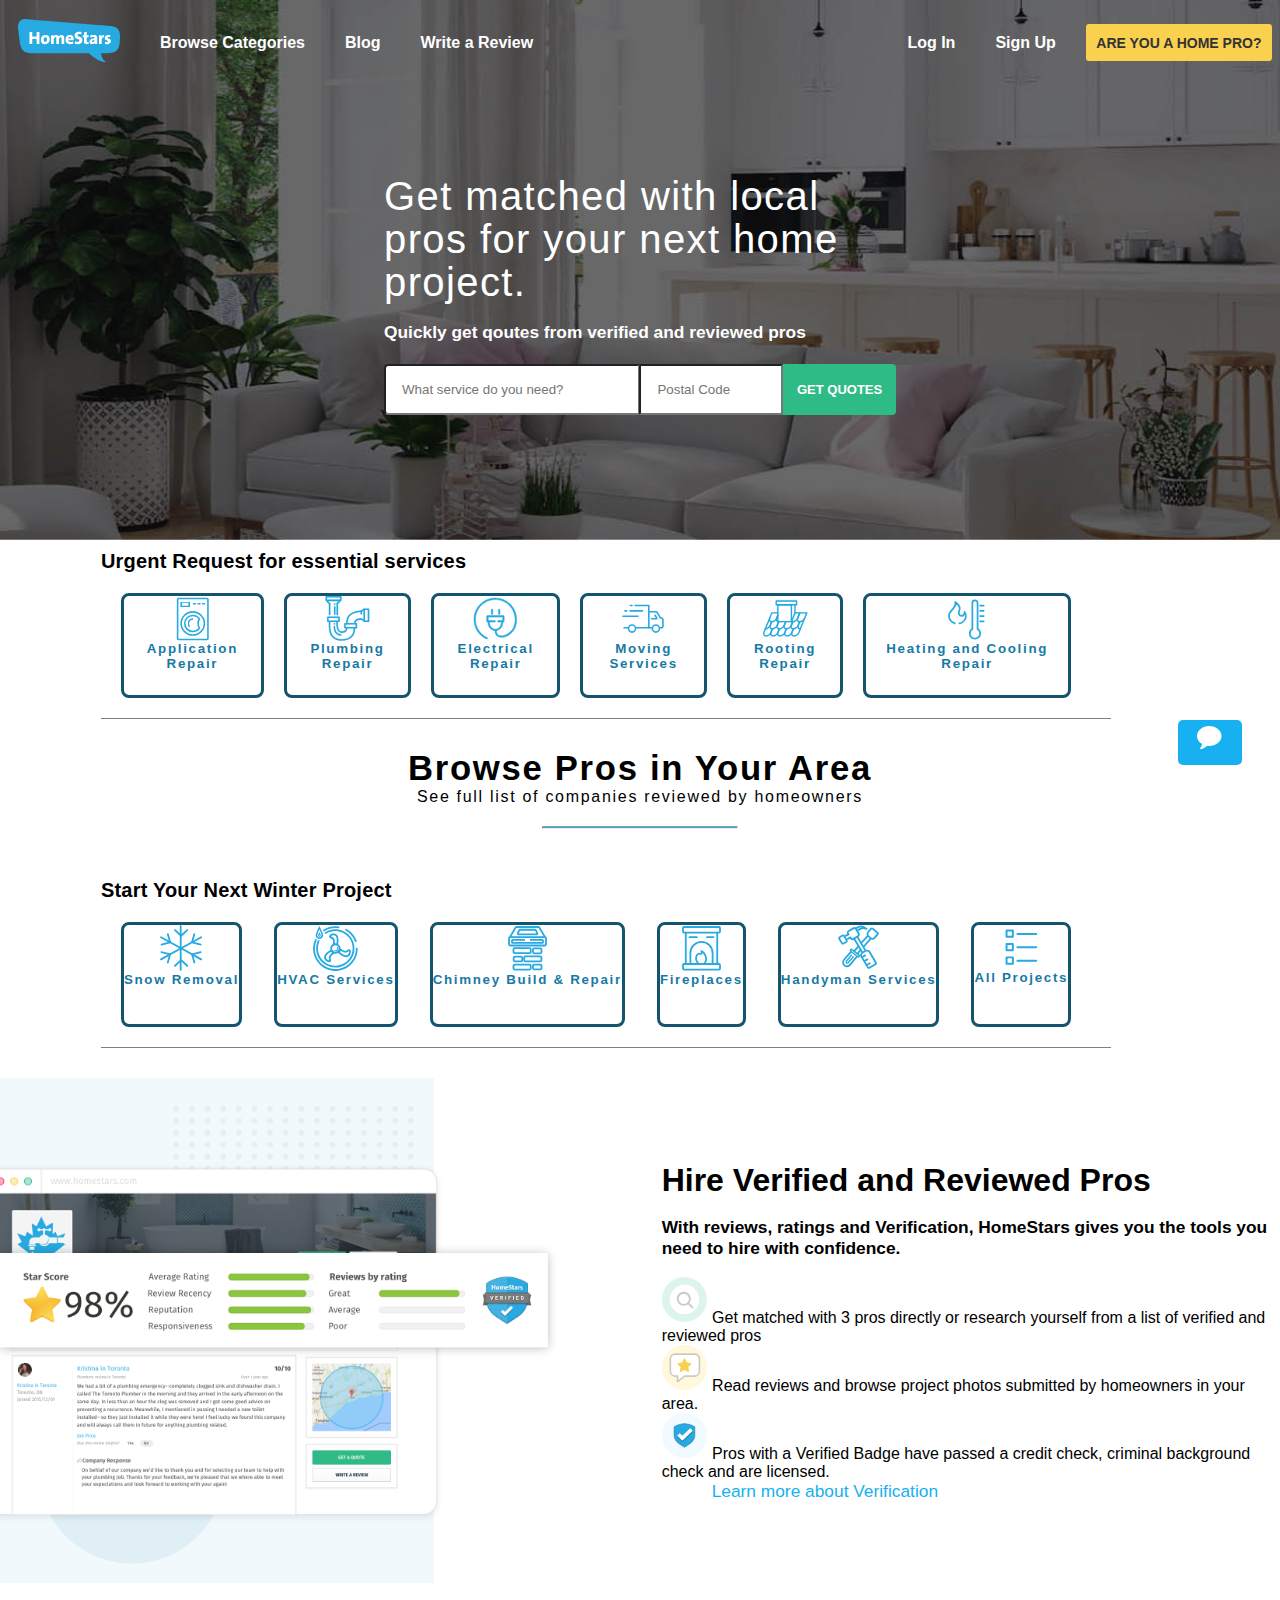
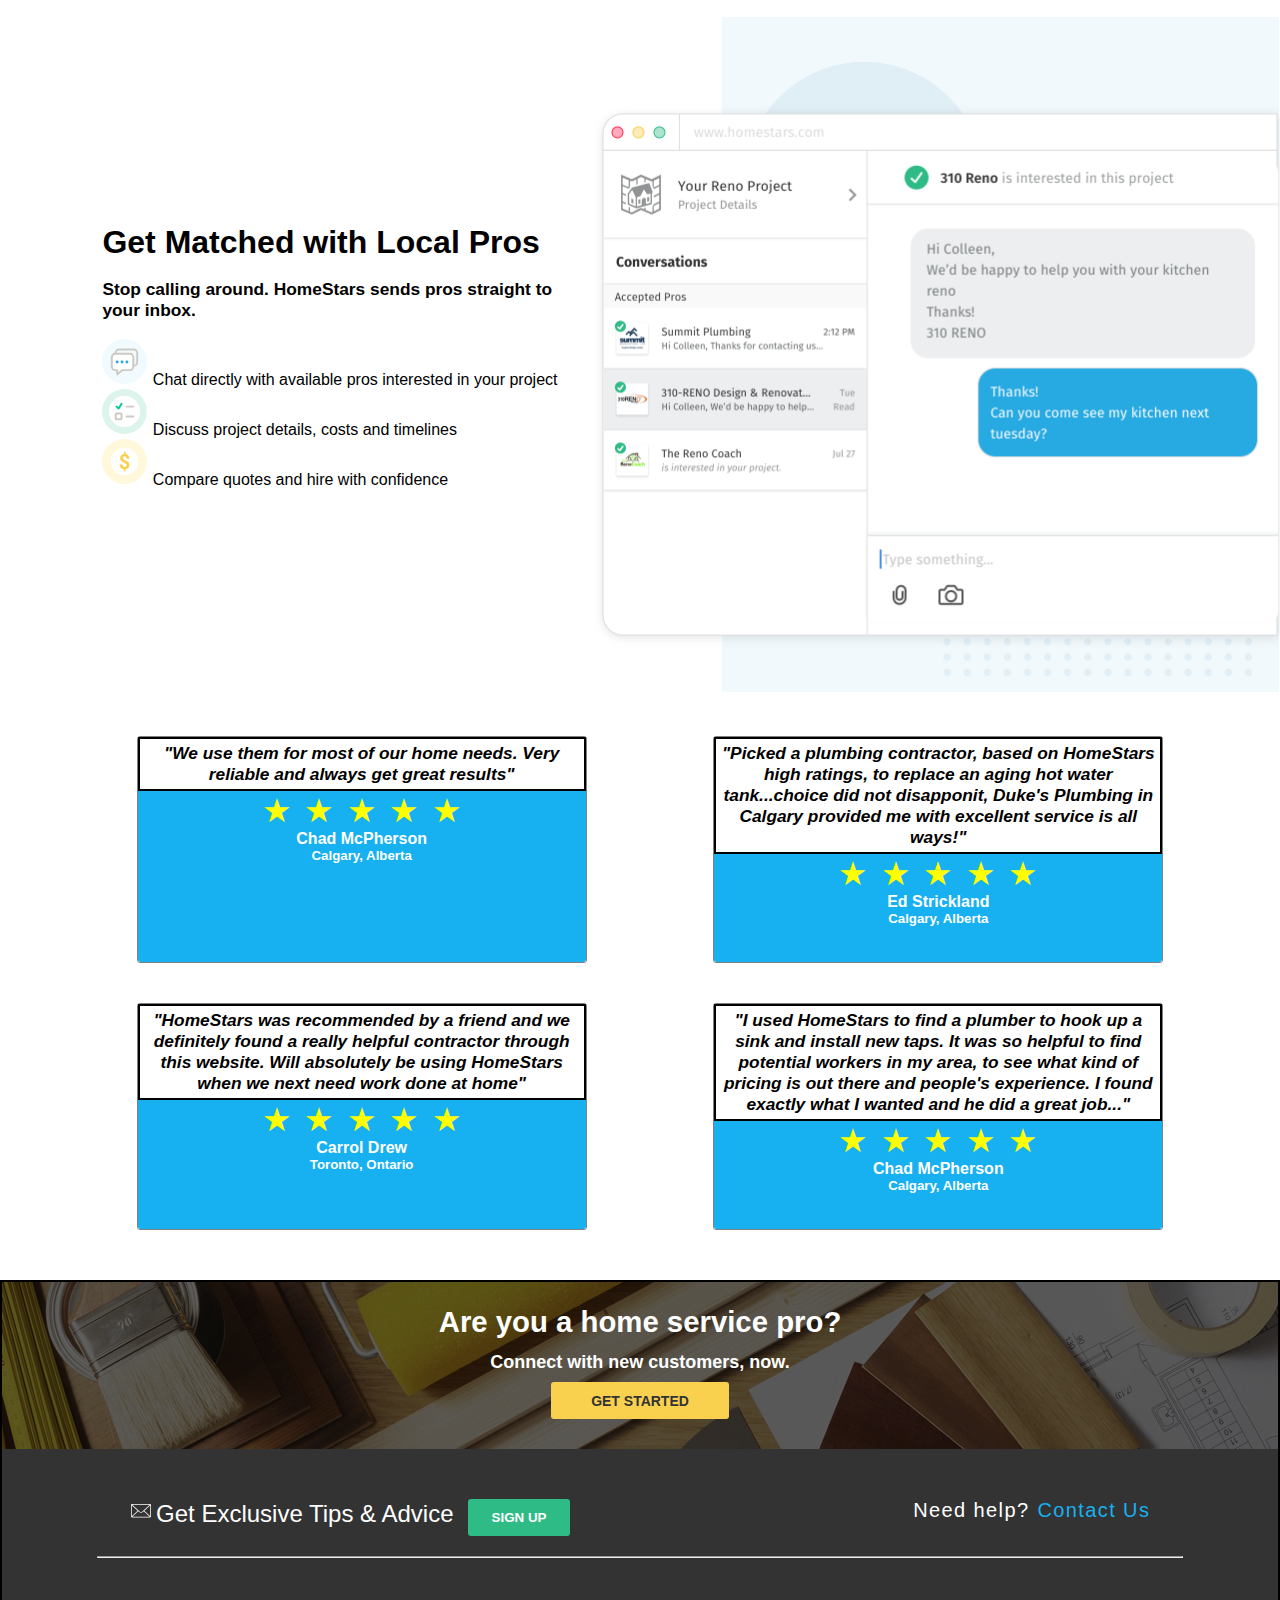
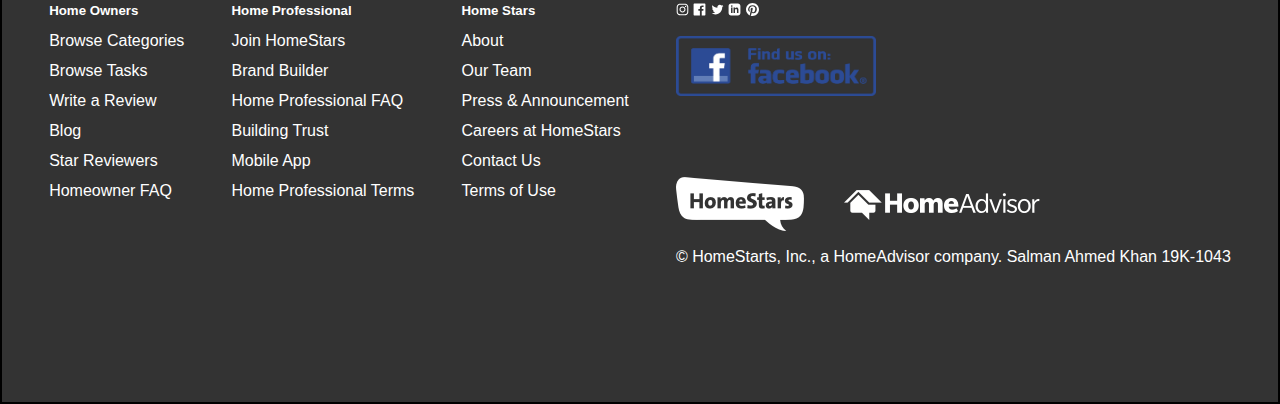
<file: index.html>
<!DOCTYPE html>
<html lang="en">

<head>
    <meta charset="UTF-8">
    <meta http-equiv="X-UA-Compatible" content="IE=edge">
    <meta name="viewport" content="width=device-width, initial-scale=1.0">
    <link rel="stylesheet" href="style.css">
    <link rel="stylesheet" href="https://cdnjs.cloudflare.com/ajax/libs/font-awesome/4.7.0/css/font-awesome.min.css">
    <script src="script.js"></script>
    <title>Web Engineering Assignment</title>
</head>

<body>
    <div>
        <!-- Header Content -->
        <header>
            <!-- Navbar Content -->
            <nav class="navbar">
                <ul class="nav-left">
                    <li>
                        <a href="./index.html">
                            <svg style="cursor: pointer;" viewBox="0 0 102 45" version="1.1" height="45px" width="102px"
                                data-reactid="4">
                                <g stroke="none" stroke-width="1" fill="none" fill-rule="evenodd" data-reactid="5">
                                    <g transform="translate(-85.000000, -25.000000)" data-reactid="6">
                                        <g transform="translate(85.000000, 25.000000)" data-reactid="7">
                                            <g data-reactid="8">
                                                <g data-reactid="9">
                                                    <g data-reactid="10">
                                                        <polygon fill="#FFFFFF"
                                                            points="8.67975652 29.5964087 97.3692 29.5964087 97.3692 11.5503913 8.67975652 11.5503913"
                                                            data-reactid="11"></polygon>
                                                        <g transform="translate(0.000000, 0.664774)" fill="#27A9E1"
                                                            data-reactid="12">
                                                            <path
                                                                d="M74.5575652,21.8033426 C74.3730783,21.9044557 74.2462435,22.0233078 74.1744,22.1590122 C74.1034435,22.2956035 74.0679652,22.447273 74.0679652,22.6131339 C74.0679652,22.8508383 74.1451304,23.0495165 74.2994609,23.2091687 C74.4537913,23.3697078 74.6728696,23.4495339 74.9584696,23.4495339 C75.1828696,23.4495339 75.3913043,23.4025252 75.581113,23.3067339 C75.7700348,23.2118296 75.9305739,23.0876557 76.0609565,22.9333252 C76.1913391,22.7789948 76.295113,22.5980557 76.3731652,22.3905078 C76.4494435,22.18296 76.4884696,21.9727513 76.4884696,21.7589948 L76.4884696,21.4742817 C76.0139478,21.4742817 75.6192522,21.5035513 75.3052696,21.5629774 C74.9904,21.6224035 74.7411652,21.7031165 74.5575652,21.8033426"
                                                                data-reactid="13"></path>
                                                            <path
                                                                d="M27.3466435,18.5912296 C27.132887,18.5912296 26.9253391,18.6329165 26.724,18.7154035 C26.5217739,18.7987774 26.3408348,18.92916 26.1811826,19.1074383 C26.0206435,19.2848296 25.8929217,19.5136643 25.7980174,19.7921687 C25.703113,20.07156 25.6561043,20.4068296 25.6561043,20.7979774 C25.6561043,21.6166383 25.786487,22.2153339 26.0472522,22.5949513 C26.3080174,22.9754557 26.724,23.1643774 27.2934261,23.1643774 C27.7910087,23.1643774 28.191913,22.969247 28.4943652,22.5772122 C28.7968174,22.1860643 28.948487,21.6166383 28.948487,20.8689339 C28.948487,20.1096991 28.8234261,19.540273 28.5741913,19.1606557 C28.3249565,18.7810383 27.9160696,18.5912296 27.3466435,18.5912296"
                                                                data-reactid="14"></path>
                                                            <path
                                                                d="M51.7422052,18.2353826 C51.3510574,18.2353826 51.0237704,18.3781826 50.7630052,18.6620087 C50.50224,18.9467217 50.3479096,19.3210174 50.3009009,19.7831217 L52.9874922,19.7831217 C53.01144,19.2731217 52.9076661,18.8881826 52.6761704,18.6265304 C52.4446748,18.3657652 52.133353,18.2353826 51.7422052,18.2353826"
                                                                data-reactid="15"></path>
                                                            <g data-reactid="16">
                                                                <path
                                                                    d="M92.6084609,23.7431165 C92.4186522,24.1165252 92.1490174,24.4340557 91.7986696,24.6948209 C91.4492087,24.956473 91.0279043,25.1578122 90.5356435,25.3006122 C90.0433826,25.4425252 89.4943565,25.5134817 88.8894522,25.5134817 C88.178113,25.5134817 87.5244261,25.4309948 86.9319391,25.264247 L87.0738522,23.0574991 C87.6193304,23.2952035 88.2366522,23.4140557 88.9249304,23.4140557 C89.2690696,23.4140557 89.5360435,23.3519687 89.7258522,23.2269078 C89.9156609,23.1027339 90.0105652,22.9333252 90.0105652,22.7195687 C90.0105652,22.5058122 89.9307391,22.3372904 89.7702,22.2131165 C89.6105478,22.0880557 89.4083217,21.97896 89.1652957,21.8831687 C88.9222696,21.7882643 88.6606174,21.6880383 88.382113,21.5807165 C88.1027217,21.4742817 87.8419565,21.32616 87.5989304,21.1363513 C87.3559043,20.9465426 87.1545652,20.6999687 86.9940261,20.3975165 C86.833487,20.0950643 86.7536609,19.7003687 86.7536609,19.2143165 C86.7536609,18.8107513 86.8308261,18.428473 86.9851565,18.0665948 C87.139487,17.7047165 87.3763043,17.389847 87.6973826,17.122873 C88.0175739,16.8558991 88.4238,16.6456904 88.9160609,16.49136 C89.4083217,16.3370296 89.9928261,16.2598643 90.668687,16.2598643 C90.9063913,16.2598643 91.1609478,16.2749426 91.4341304,16.3042122 C91.7064261,16.3343687 91.9680783,16.3733948 92.217313,16.4204035 L92.1277304,18.5375687 C91.9024435,18.4550817 91.6567565,18.3956557 91.3897826,18.3601774 C91.1228087,18.3246991 90.8584957,18.30696 90.5977304,18.30696 C90.2535913,18.30696 89.9990348,18.369047 89.832287,18.4932209 C89.6664261,18.6182817 89.5830522,18.7814817 89.5830522,18.9828209 C89.5830522,19.1726296 89.6664261,19.32696 89.832287,19.4458122 C89.9990348,19.5646643 90.2030348,19.6773078 90.4469478,19.7837426 C90.6899739,19.8901774 90.9534,20.0028209 91.238113,20.121673 C91.5228261,20.2405252 91.7871391,20.3948557 92.0301652,20.5846643 C92.2731913,20.774473 92.4780783,21.02016 92.6439391,21.3226122 C92.8098,21.6250643 92.8931739,22.0144383 92.8931739,22.488073 C92.8931739,22.9510643 92.7982696,23.3697078 92.6084609,23.7431165 L92.6084609,23.7431165 Z M85.9491913,18.9473426 C85.2023739,18.7814817 84.6391565,18.9145252 84.2586522,19.34736 C83.8790348,19.7810817 83.690113,20.5545078 83.690113,21.6702991 L83.690113,25.3183513 L81.0026348,25.3183513 L81.0026348,16.4736209 L83.5136087,16.4736209 C83.5136087,16.6634296 83.5047391,16.9037948 83.487,17.1947165 C83.4683739,17.4856383 83.4364435,17.7668035 83.3894348,18.0399861 L83.4240261,18.0399861 C83.6608435,17.5060383 83.9925652,17.0669948 84.4191913,16.7228557 C84.8467043,16.3787165 85.3983913,16.2243861 86.0742522,16.2598643 L85.9491913,18.9473426 Z M76.7372609,25.3183513 C76.7372609,25.1045948 76.7399217,24.8846296 76.7461304,24.6593426 C76.7523391,24.4340557 76.7727391,24.2087687 76.8082174,23.9834817 L76.7913652,23.9834817 C76.5776087,24.446473 76.2272609,24.8172209 75.7412087,25.0957252 C75.2542696,25.3742296 74.7025826,25.5134817 74.0861478,25.5134817 C73.6586348,25.5134817 73.2852261,25.4451861 72.9650348,25.3085948 C72.6439565,25.1728904 72.3778696,24.9857426 72.164113,24.7489252 C71.9503565,24.5112209 71.7871565,24.2353774 71.674513,23.9213948 C71.5618696,23.6065252 71.5051043,23.2659339 71.5051043,22.897847 C71.5051043,22.3399513 71.6301652,21.8627687 71.8794,21.4654122 C72.1286348,21.0680557 72.471887,20.7443165 72.9118174,20.4950817 C73.3499739,20.245847 73.8750522,20.062247 74.4861652,19.9433948 C75.0972783,19.8254296 75.7642696,19.7660035 76.4880261,19.7660035 L76.4880261,19.4103339 C76.4880261,19.042247 76.3727217,18.7690643 76.1412261,18.591673 C75.9097304,18.4133948 75.4972957,18.3246991 74.9048087,18.3246991 C74.5127739,18.3246991 74.0976783,18.3805774 73.6586348,18.4932209 C73.2195913,18.6067513 72.8222348,18.7451165 72.4665652,18.9118643 L72.0035739,16.7938122 C72.4665652,16.6279513 72.9969652,16.4949078 73.5965478,16.3937948 C74.1952435,16.2926817 74.7859565,16.2421252 75.366913,16.2421252 C76.1146174,16.2421252 76.7346,16.3104209 77.2268609,16.4470122 C77.7191217,16.5836035 78.1138174,16.7849426 78.4100609,17.0519165 C78.7063043,17.3188904 78.9147391,17.6426296 79.0327043,18.02136 C79.1515565,18.4018643 79.2109826,18.8346991 79.2109826,19.3207513 L79.2109826,23.2180383 C79.2109826,23.5382296 79.2171913,23.8823687 79.2287217,24.2504557 C79.2402522,24.6176557 79.2579913,24.9742122 79.2819391,25.3183513 L76.7372609,25.3183513 Z M69.7240957,25.4425252 C69.3684261,25.4895339 69.0304957,25.5134817 68.7103043,25.5134817 C68.1994174,25.5134817 67.7727913,25.466473 67.4286522,25.3715687 C67.084513,25.2766643 66.8060087,25.119673 66.5922522,24.8997078 C66.3784957,24.6806296 66.227713,24.3897078 66.1390174,24.0278296 C66.0494348,23.6659513 66.005087,23.2118296 66.005087,22.6663513 L66.005087,18.5553078 L64.6702174,18.5553078 L64.6702174,16.4736209 L66.005087,16.4736209 L66.005087,13.8579861 L68.7280435,13.1280209 L68.7280435,16.4736209 L70.6314522,16.4736209 L70.6314522,18.5553078 L68.7280435,18.5553078 L68.7280435,22.0437078 C68.7280435,22.4951687 68.7927913,22.8091513 68.9231739,22.9865426 C69.0535565,23.1648209 69.2912609,23.2535165 69.6354,23.2535165 C69.8012609,23.2535165 69.9582522,23.2419861 70.1063739,23.2180383 C70.2553826,23.1949774 70.4061652,23.1648209 70.5604957,23.1293426 L70.7210348,25.2465078 C70.4123739,25.3298817 70.0806522,25.3946296 69.7240957,25.4425252 L69.7240957,25.4425252 Z M64.0990174,23.1027339 C63.8675217,23.5949948 63.5411217,24.0216209 63.1207043,24.3834991 C62.6994,24.7453774 62.1982696,25.0274296 61.617313,25.2287687 C61.0354696,25.4309948 60.3888783,25.5312209 59.6766522,25.5312209 C59.108113,25.5312209 58.5919043,25.5046122 58.128913,25.4513948 C57.6659217,25.3981774 57.2268783,25.3183513 56.8117826,25.2110296 L57.0787565,22.5776557 C57.4699043,22.7435165 57.8885478,22.8738991 58.3338,22.9688035 C58.7781652,23.0645948 59.2500261,23.1116035 59.7484957,23.1116035 C60.1990696,23.1116035 60.5848957,23.0131513 60.905087,22.8180209 C61.2252783,22.6220035 61.3849304,22.304473 61.3849304,21.8654296 C61.3849304,21.5212904 61.2669652,21.2552035 61.0292609,21.0645078 C60.7924435,20.8755861 60.495313,20.7061774 60.1396435,20.5580557 C59.7839739,20.4099339 59.3981478,20.2582643 58.9830522,20.1039339 C58.5670696,19.9496035 58.1821304,19.7420557 57.8264609,19.4812904 C57.4699043,19.2205252 57.1736609,18.8852557 56.9368435,18.4754817 C56.6991391,18.0665948 56.5811739,17.5237774 56.5811739,16.8470296 C56.5811739,16.2776035 56.6876087,15.7649426 56.9013652,15.30816 C57.1142348,14.8513774 57.4228957,14.4566817 57.8264609,14.12496 C58.2291391,13.7923513 58.7249478,13.5377948 59.312113,13.3595165 C59.8992783,13.1812383 60.5724783,13.0925426 61.331713,13.0925426 C61.6403739,13.0925426 61.9960435,13.1102817 62.3996087,13.14576 C62.8031739,13.1812383 63.1765826,13.2406643 63.5207217,13.3240383 L63.271487,15.7436557 C62.5956261,15.5068383 61.9073478,15.3879861 61.2075391,15.3879861 C60.638113,15.3879861 60.2194696,15.49176 59.9524957,15.6993078 C59.6518174,15.9343513 59.5205478,16.2554296 59.5595739,16.6643165 C59.5808609,16.8931513 59.7041478,17.102473 59.8824261,17.247047 C60.1316609,17.4474991 60.4456435,17.6310991 60.8252609,17.7996209 C61.1862522,17.959273 61.578287,18.122473 61.9995913,18.2883339 C62.4200087,18.4550817 62.8120435,18.6714991 63.1739217,18.938473 C63.5358,19.205447 63.8382522,19.5433774 64.0812783,19.9522643 C64.3243043,20.3620383 64.4458174,20.8809078 64.4458174,21.50976 C64.4458174,22.0791861 64.330513,22.610473 64.0990174,23.1027339 L64.0990174,23.1027339 Z M55.6480957,20.9492035 C55.6303565,21.1452209 55.6099565,21.3554296 55.5860087,21.5807165 L50.3006348,21.5807165 C50.3121652,22.16256 50.4966522,22.6131339 50.8532087,22.9333252 C51.2106522,23.2535165 51.7579043,23.4140557 52.4958522,23.4140557 C52.9242522,23.4140557 53.3588609,23.3697078 53.7987913,23.2801252 C54.2387217,23.1914296 54.6733304,23.0521774 55.1017304,22.8623687 L55.3678174,24.9085774 C54.8578174,25.1108035 54.314113,25.2615861 53.7375913,25.3626991 C53.1610696,25.4629252 52.5996261,25.5134817 52.0523739,25.5134817 C50.6022,25.5134817 49.4908435,25.1516035 48.7191913,24.427847 C47.9466522,23.7049774 47.5599391,22.5599165 47.5599391,20.9935513 C47.5599391,20.3176904 47.6521826,19.6888383 47.8366696,19.1069948 C48.0202696,18.5260383 48.2943391,18.0249078 48.6571043,17.6036035 C49.0189826,17.1822991 49.4651217,16.8532383 49.9946348,16.6155339 C50.5232609,16.3787165 51.1326,16.2598643 51.8226522,16.2598643 C52.4878696,16.2598643 53.0643913,16.3671861 53.5522174,16.5800557 C54.0400435,16.7938122 54.4409478,17.0847339 54.7558174,17.4519339 C55.070687,17.8200209 55.3030696,18.2528557 55.4520783,18.7513252 C55.6002,19.2497948 55.6747043,19.7899513 55.6747043,20.3709078 C55.6747043,20.5607165 55.6658348,20.7531861 55.6480957,20.9492035 L55.6480957,20.9492035 Z M46.2312783,25.3183513 L43.5083217,25.3183513 L43.5083217,19.7695513 C43.5083217,19.38816 43.4524435,19.0883687 43.340687,18.8675165 C43.2289304,18.6475513 43.0196087,18.5375687 42.7127217,18.5375687 C42.5131565,18.5375687 42.3100435,18.6005426 42.1033826,18.7256035 C41.8976087,18.8506643 41.7122348,19.0262817 41.5472609,19.2515687 C41.3814,19.4777426 41.2492435,19.7456035 41.1490174,20.0542643 C41.0487913,20.3638122 40.9991217,20.6973078 40.9991217,21.0538643 L40.9991217,25.3183513 L38.3125304,25.3183513 L38.3125304,19.7509252 C38.3125304,19.3943687 38.2584261,19.10256 38.1511043,18.877273 C38.0428957,18.6510991 37.8282522,18.5375687 37.5054,18.5375687 C37.2907565,18.5375687 37.0752261,18.6032035 36.8605826,18.734473 C36.6459391,18.8648557 36.4579043,19.0440209 36.2964783,19.2693078 C36.1350522,19.4954817 36.0037826,19.7606817 35.9017826,20.0631339 C35.7997826,20.366473 35.7492261,20.6973078 35.7492261,21.0538643 L35.7492261,25.3183513 L33.0626348,25.3183513 L33.0626348,16.4736209 L35.5913478,16.4736209 C35.5913478,16.6385948 35.5824783,16.8532383 35.5647391,17.1175513 C35.546113,17.3818643 35.5203913,17.6319861 35.4840261,17.8670296 L35.5017652,17.8670296 C35.7767217,17.3729948 36.1616609,16.9845078 36.6565826,16.7015687 C37.1523913,16.4195165 37.7164957,16.2776035 38.3488957,16.2776035 C39.0291913,16.2776035 39.5693478,16.4283861 39.9693652,16.7281774 C40.3693826,17.0279687 40.6407913,17.4075861 40.7844783,17.8670296 C41.0204087,17.4315339 41.3751913,17.0581252 41.8488261,16.7459165 C42.3215739,16.4337078 42.8954348,16.2776035 43.5695217,16.2776035 C44.4334174,16.2776035 45.0924261,16.5241774 45.5474348,17.0164383 C46.0033304,17.5086991 46.2312783,18.2590643 46.2312783,19.2675339 L46.2312783,25.3183513 Z M31.4040261,22.6663513 C31.1663217,23.2597252 30.8399217,23.7670643 30.4248261,24.1883687 C30.0097304,24.609673 29.5174696,24.9351861 28.9480435,25.1666817 C28.3786174,25.3981774 27.7612957,25.5134817 27.0969652,25.5134817 C26.4565826,25.5134817 25.8756261,25.4309948 25.3532087,25.264247 C24.8316783,25.0983861 24.3837652,24.8376209 24.0103565,24.4819513 C23.6360609,24.1253948 23.348687,23.6694991 23.1464609,23.1116035 C22.9451217,22.5537078 22.8440087,21.8831687 22.8440087,21.100873 C22.8440087,20.3771165 22.9602,19.7181078 23.1916957,19.1247339 C23.4223043,18.532247 23.7487043,18.0249078 24.1700087,17.6036035 C24.591313,17.1822991 25.0862348,16.8558991 25.6556609,16.6252904 C26.225087,16.3937948 26.8486174,16.2776035 27.5244783,16.2776035 C28.877087,16.2776035 29.9210348,16.6456904 30.6563217,17.3809774 C31.3916087,18.1171513 31.7596957,19.225847 31.7596957,20.7088383 C31.7596957,21.4210643 31.6408435,22.0729774 31.4040261,22.6663513 L31.4040261,22.6663513 Z M21.4319739,25.3183513 L18.6558,25.3183513 L18.6558,20.3176904 L14.2600435,20.3176904 L14.2600435,25.3183513 L11.4838696,25.3183513 L11.4838696,13.3062991 L14.2600435,13.3062991 L14.2600435,17.9149252 L18.6558,17.9149252 L18.6558,13.3062991 L21.4319739,13.3062991 L21.4319739,25.3183513 Z M96.8144087,8.38812522 C94.2910174,7.46657739 91.4571913,7.42134261 88.8096261,7.18984696 C85.8347739,6.93085565 82.7162348,6.69936 79.7413826,6.44569043 C73.5459913,5.9179513 67.4153478,5.49398609 61.2199565,4.9591513 C48.9036783,3.89746435 36.5909478,2.8091687 24.2728957,1.7687687 C21.0736435,1.49913391 17.8770522,1.20998609 14.6760261,0.961638261 C12.1322348,0.710629565 7.52981739,0.219255652 6.85927826,0.221916522 C2.85910435,0.238768696 0.866113043,2.86504696 0.209765217,6.16984696 C-0.0474521739,7.46391652 -0.051,8.79612522 0.106878261,10.10616 C0.68073913,14.8708904 1.16324348,19.6613426 1.91626957,24.3985774 C2.45997391,27.8160209 3.50924348,31.1873426 6.59585217,33.1342122 C9.56006087,35.0048035 15.7998,34.5923687 20.1015391,34.5941426 C25.0906696,34.5968035 30.080687,34.5985774 35.0698174,34.5985774 C45.2982,34.5994643 55.5265826,34.5959165 65.7558522,34.5817252 C67.1226522,34.5799513 70.8922174,34.5994643 70.8922174,34.5994643 C70.8922174,34.5994643 71.5255043,35.0784209 72.1002522,35.6221252 C73.5699391,37.0119861 75.1460609,38.2936383 76.835713,39.4067687 C79.7981478,41.3607339 84.1708435,43.7643861 87.8463913,43.4291165 C84.9061304,41.3075165 83.2510696,38.2448557 82.9903043,34.6446991 C88.2011739,34.5311687 95.8653652,35.2930643 99.1453304,31.30176 C102.122843,27.6794296 101.802652,21.9771861 101.95787,17.5787687 C102.097122,13.6122991 100.827887,9.85337739 96.8144087,8.38812522 L96.8144087,8.38812522 Z"
                                                                    data-reactid="17"></path>
                                                            </g>
                                                        </g>
                                                    </g>
                                                </g>
                                            </g>
                                        </g>
                                    </g>
                                </g>
                            </svg>
                        </a>
                    </li>
                    <!-- <li><a href="#">HomeStars</a></li> -->
                    <li><a href="./browseCategories.html" target="_blank">Browse Categories</a></li>
                    <li><a href="./blog.html" target="_blank">Blog</a></li>
                    <li><a href="./review.html" target="_blank">Write a Review</a></li>
                </ul>
                <ul class="nav-right">
                    <li><a href="./login.html" target="_blank">Log In</a></li>
                    <li><a href="./signup.html" target="_blank">Sign Up</a></li>
                    <button id="navBtn" onclick="handleNavBtn()">ARE YOU A HOME PRO?</button>
                </ul>
            </nav>
            <div class="navText">
                <h3>
                    Get matched with local pros for your next home project.
                </h3>
                <p>Quickly get qoutes from verified and reviewed pros</p>
                <div class="searchBox">
                    <input type="search" id="serviceSearch" placeholder="What service do you need?">
                    <span></span>
                    <input type="search" id="postalCode" placeholder="Postal Code">
                    <button onclick="handleQuotes()">Get Quotes</button>
                </div>
            </div>
        </header>

        <!-- Main Content -->
        <main>
            <section style="
            background-color: #17b0f1;
            width: 5%;
            height: 5%;
            text-align: center;
            position: fixed;
            top: 80%;
            border-radius: 5px;
            cursor: pointer;
            left: 92%;
            " onclick="handleMessage()">
                <svg style="padding: 6px;" class="drift-default-icon drift-default-icon--chat-round" width="25"
                    height="23" viewBox="0 0 25 23">
                    <path
                        d="M24.516 9.953C24.516 4.453 19.04 0 12.258 0 5.476 0 0 4.452 0 9.953c0 3.318 1.986 6.24 5.05 8.053-.34 2.552-1.815 4.055-1.844 4.084-.14.14-.17.368-.113.567a.524.524 0 0 0 .482.312c2.95 0 5.335-1.93 6.612-3.206.652.086 1.362.142 2.07.142 6.783 0 12.26-4.452 12.26-9.953z"
                        fill="#FFFFFF"></path>
                </svg>
            </section>
            <section class="sec1">
                <div>
                    <h3>Urgent Request for essential services</h3>
                    <div class="logoSection">
                        <span>
                            <svg x="0px" y="0px" width="45" height="45" viewBox="0 0 22 22" data-reactid="5">
                                <g transform="translate(0 0)" data-reactid="6"><svg viewBox="0 0 56 57"
                                        data-reactid="7">
                                        <defs data-reactid="8">
                                            <polygon id="appliance-repair-a" points="0 54.24 40.68 54.24 40.68 0 0 0"
                                                data-reactid="9"></polygon>
                                        </defs>
                                        <g fill="none" fill-rule="evenodd" transform="translate(8 2)" data-reactid="10">
                                            <path stroke="#27A9E1" stroke-linecap="round" stroke-linejoin="round"
                                                stroke-width="2"
                                                d="M38.4199998,53.1099998 L2.25999999,53.1099998 C1.63510999,53.1099998 1.13,52.6037598 1.13,51.9799998 L1.13,2.25999999 C1.13,1.63623999 1.63510999,1.13 2.25999999,1.13 L38.4199998,1.13 C39.0448898,1.13 39.5499998,1.63623999 39.5499998,2.25999999 L39.5499998,51.9799998 C39.5499998,52.6037598 39.0448898,53.1099998 38.4199998,53.1099998 Z"
                                                data-reactid="11"></path>
                                            <line x1="29.38" x2="27.12" y1="7.91" y2="7.91" stroke="#27A9E1"
                                                stroke-linecap="round" stroke-linejoin="round" stroke-width="2"
                                                data-reactid="12"></line>
                                            <line x1="35.03" x2="32.77" y1="7.91" y2="7.91" stroke="#27A9E1"
                                                stroke-linecap="round" stroke-linejoin="round" stroke-width="2"
                                                data-reactid="13"></line>
                                            <line x1="23.73" x2="21.47" y1="7.91" y2="7.91" stroke="#27A9E1"
                                                stroke-linecap="round" stroke-linejoin="round" stroke-width="2"
                                                data-reactid="14"></line>
                                            <path stroke="#27A9E1" stroke-linecap="round" stroke-linejoin="round"
                                                stroke-width="2"
                                                d="M5.64999998,32.7699999 C5.64999998,40.8833998 12.2265999,47.4599998 20.3399999,47.4599998 C28.4533999,47.4599998 35.0299999,40.8833998 35.0299999,32.7699999 C35.0299999,24.6565999 28.4533999,18.0799999 20.3399999,18.0799999 C12.2265999,18.0799999 5.64999998,24.6565999 5.64999998,32.7699999 Z"
                                                data-reactid="15"></path>
                                            <path stroke="#27A9E1" stroke-linecap="round" stroke-linejoin="round"
                                                stroke-width="2"
                                                d="M20.3399999,22.5999999 C23.8203999,22.5999999 26.8894799,24.3503699 28.7223399,27.0160399 C27.7618399,28.2127099 27.1199999,30.3393699 27.1199999,32.7699999 C27.1199999,35.2006299 27.7618399,37.3272898 28.7223399,38.5239598 C26.8894799,41.1896298 23.8203999,42.9399998 20.3399999,42.9399998 C14.7227699,42.9399998 10.17,38.3872298 10.17,32.7699999 C10.17,27.1527699 14.7227699,22.5999999 20.3399999,22.5999999 Z"
                                                data-reactid="16"></path>
                                            <mask id="appliance-repair-b" fill="#fff" data-reactid="17">
                                                <use xlink:href="#appliance-repair-a" data-reactid="18"></use>
                                            </mask>
                                            <polygon stroke="#27A9E1" stroke-linecap="round" stroke-linejoin="round"
                                                stroke-width="2" points="5.65 11.3 15.82 11.3 15.82 5.65 5.65 5.65"
                                                mask="url(#appliance-repair-b)" data-reactid="19"></polygon>
                                            <path stroke="#27A9E1" stroke-linecap="round" stroke-linejoin="round"
                                                stroke-width="2"
                                                d="M15.8222599,36.1638418 C15.1114899,35.2191619 14.6899999,34.0439619 14.6899999,32.7704519 C14.6899999,29.6493919 17.2189399,27.1204519 20.3399999,27.1204519"
                                                mask="url(#appliance-repair-b)" data-reactid="20"></path>
                                        </g>
                                    </svg></g>
                            </svg>
                            Application Repair</span>
                        <span>
                            <svg x="0px" y="0px" width="45" height="45" viewBox="0 0 22 22" data-reactid="23">
                                <g transform="translate(0 0)" data-reactid="24"><svg viewBox="0 0 45 46"
                                        data-reactid="25">
                                        <path stroke="#27A9E1" fill="#27A9E1" stroke-width="0.1"
                                            d="M3.21428571,25.0175439 L13.0580357,25.0175439 L13.0580357,22.5964912 L3.21428571,22.5964912 L3.21428571,25.0175439 Z M14.6651786,25.8245614 C14.6651786,26.2702368 14.3053795,26.6315789 13.8616071,26.6315789 L2.41071429,26.6315789 C1.96674107,26.6315789 1.60714286,26.2702368 1.60714286,25.8245614 L1.60714286,21.7894737 C1.60714286,21.3437982 1.96674107,20.9824561 2.41071429,20.9824561 L13.8616071,20.9824561 C14.3053795,20.9824561 14.6651786,21.3437982 14.6651786,21.7894737 L14.6651786,25.8245614 Z"
                                            data-reactid="26"></path>
                                        <path stroke="#27A9E1" fill="#27A9E1" stroke-width="0.1"
                                            d="M20.6919643,31.6754386 L30.7366071,31.6754386 L30.7366071,29.254386 L20.6919643,29.254386 L20.6919643,31.6754386 Z M32.34375,32.4824561 C32.34375,32.9281316 31.9839509,33.2894737 31.5401786,33.2894737 L19.8883929,33.2894737 C19.4444196,33.2894737 19.0848214,32.9281316 19.0848214,32.4824561 L19.0848214,28.4473684 C19.0848214,28.001693 19.4444196,27.6403509 19.8883929,27.6403509 L31.5401786,27.6403509 C31.9839509,27.6403509 32.34375,28.001693 32.34375,28.4473684 L32.34375,32.4824561 Z"
                                            data-reactid="27"></path>
                                        <path stroke="#27A9E1" fill="#27A9E1" stroke-width="0.1"
                                            d="M15.9231093,45.7982456 L15.9208995,45.7982456 C12.0101182,45.7982456 8.91275216,44.5368772 6.71418074,42.0117194 C5.04174771,40.0910177 3.94909146,37.4373424 3.63750664,34.5219916 C3.23612271,30.7645181 3.39241736,26.639448 3.39924771,26.465334 C3.41672539,26.0200621 3.79380128,25.6736498 4.23395753,25.6934217 C4.67732807,25.7109744 5.02266289,26.087448 5.00518521,26.5329217 C5.00357807,26.5742814 4.84688164,30.7025795 5.23560932,34.3396056 C5.48270753,36.6533249 6.98397985,44.1842106 15.9208995,44.1842106 L15.9231093,44.1842106 C20.6091361,44.1842106 24.0785557,42.9861931 26.2355423,40.585316 C29.0347834,37.4696231 28.6524843,33.4046759 28.6484664,33.3639215 C28.6028637,32.9206671 28.9238905,32.5288601 29.3652521,32.4832636 C29.8078191,32.4374654 30.2013682,32.7622899 30.2469709,33.205746 C30.2670601,33.4014478 30.7013905,38.0226318 27.428645,41.6655089 C24.9542477,44.4196579 21.0830423,45.7982456 15.9231093,45.7982456"
                                            data-reactid="28"></path>
                                        <path stroke="#27A9E1" fill="#27A9E1" stroke-width="0.1"
                                            d="M16.8502902,37.7363422 C16.7713393,37.7363422 16.691384,37.7353334 16.6102233,37.7333159 C15.2736831,37.7542983 14.1440626,37.2753334 13.2496876,36.3131667 C10.5081029,33.3651317 11.0448886,26.7145001 11.0689957,26.432851 C11.1069645,25.9885878 11.4981028,25.6617457 11.9382591,25.6982633 C12.3802234,25.7361931 12.7078796,26.1271931 12.6701117,26.5710527 C12.6648885,26.6329913 12.1702903,32.7901317 14.4253126,35.2127983 C15.007701,35.8384387 15.7212724,36.1336053 16.5993751,36.1192808 C16.6110268,36.1188773 16.6226786,36.1188773 16.6343304,36.1192808 C18.1157143,36.1604387 19.2676339,35.8079738 19.9820089,35.1088948 C20.4370312,34.6634211 20.7088392,34.0591668 20.7088392,33.4926404 C20.7088392,33.046965 21.0686383,32.6856229 21.5124107,32.6856229 C21.956183,32.6856229 22.3159821,33.046965 22.3159821,33.4926404 C22.3159821,34.5002018 21.8742187,35.5105878 21.1037946,36.2647457 C20.4101116,36.9436492 19.1147545,37.7363422 16.8502902,37.7363422"
                                            data-reactid="29"></path>
                                        <path stroke="#27A9E1" fill="#27A9E1" stroke-width="0.1"
                                            d="M21.864555,29.0073172 C21.8508943,29.0073172 21.8368318,29.0069137 21.8229702,29.0063084 C21.3798006,28.9835102 21.0388854,28.6042119 21.0613854,28.1591417 L21.0722336,27.9468961 C21.191564,25.5599399 21.3406265,22.5891065 23.2931042,20.0110889 C25.5521444,17.0289573 29.6732605,15.3223169 35.8916981,14.7933169 C36.3352695,14.7580098 36.7227918,15.0852555 36.7601579,15.5291151 C36.7977248,15.9731765 36.4696668,16.363773 36.0275016,16.4015011 C30.2875909,16.8897467 26.5405372,18.3901941 24.5723899,20.9883872 C22.9206488,23.1689486 22.7912738,25.7503961 22.6771667,28.0280014 L22.6665193,28.2414575 C22.644622,28.6726067 22.2896443,29.0073172 21.864555,29.0073172"
                                            data-reactid="30"></path>
                                        <path stroke="#27A9E1" fill="#27A9E1" stroke-width="0.1"
                                            d="M30.0472242,28.6441995 C29.6576929,28.6441995 29.3171795,28.3629539 29.2561081,27.9650942 C29.2460634,27.898717 29.0202599,26.321603 30.222001,24.8740152 C31.4191216,23.4316731 33.5415547,22.6581468 36.5298361,22.5744187 C36.9699924,22.5657433 37.3428495,22.9129626 37.3553049,23.358638 C37.3677602,23.8041117 37.0182067,24.1753398 36.5744343,24.1876468 C34.1249476,24.256445 32.3629163,24.8417345 31.4791885,25.8805679 C30.7308626,26.7598135 30.840751,27.689296 30.8459742,27.7284363 C30.9024251,28.1666468 30.5980724,28.5739889 30.1625367,28.6361293 C30.1237644,28.6415767 30.0851929,28.6441995 30.0472242,28.6441995"
                                            data-reactid="31"></path>
                                        <path stroke="#27A9E1" fill="#27A9E1" stroke-width="0.1"
                                            d="M4.21875,19.7719298 C3.77497768,19.7719298 3.41517857,19.4105877 3.41517857,18.9649123 L3.41517857,8.47368421 C3.41517857,8.02800877 3.77497768,7.66666667 4.21875,7.66666667 C4.66252232,7.66666667 5.02232143,8.02800877 5.02232143,8.47368421 L5.02232143,18.9649123 C5.02232143,19.4105877 4.66252232,19.7719298 4.21875,19.7719298"
                                            data-reactid="32"></path>
                                        <path stroke="#27A9E1" fill="#27A9E1" stroke-width="0.1"
                                            d="M12.0535714,19.7719298 C11.6097991,19.7719298 11.25,19.4105877 11.25,18.9649123 L11.25,8.07017544 C11.25,7.6245 11.6097991,7.26315789 12.0535714,7.26315789 C12.4973438,7.26315789 12.8571429,7.6245 12.8571429,8.07017544 L12.8571429,18.9649123 C12.8571429,19.4105877 12.4973438,19.7719298 12.0535714,19.7719298"
                                            data-reactid="33"></path>
                                        <path stroke="#27A9E1" fill="#27A9E1" stroke-width="0.1"
                                            d="M12.0541741,8.27725645 C11.7516295,8.27725645 11.461942,8.10495819 11.3253349,7.8112038 C11.1377009,7.4072915 11.3116741,6.9273178 11.7138616,6.73867744 C12.1417634,6.53591427 13.41,5.76803705 13.5970312,4.93801947 C13.6946651,4.50323875 14.1259821,4.23046681 14.5581026,4.32912471 C14.9908258,4.4273791 15.262433,4.85973877 15.1643972,5.29431773 C14.7706473,7.04191429 12.6357589,8.08801083 12.3932813,8.20139679 C12.2835938,8.25284417 12.1678795,8.27725645 12.0541741,8.27725645"
                                            data-reactid="34"></path>
                                        <path stroke="#27A9E1" fill="#27A9E1" stroke-width="0.1"
                                            d="M4.33548875,8.47901083 C4.21153786,8.47901083 4.08577893,8.4499582 3.96805572,8.38923013 C3.70769859,8.25465995 1.41390403,7.02355464 1.0243728,5.29431773 C0.926337085,4.85973876 1.19794422,4.4273791 1.63066742,4.32912471 C2.06218526,4.23046681 2.49390399,4.50323875 2.59173881,4.93801947 C2.76972987,5.72788792 4.09180572,6.63759848 4.70412713,6.95435288 C5.09868068,7.15852833 5.25356907,7.64515992 5.0504664,8.04140555 C4.90783248,8.31942311 4.62678338,8.47901083 4.33548875,8.47901083"
                                            data-reactid="35"></path>
                                        <path stroke="#27A9E1" fill="#27A9E1" stroke-width="0.1"
                                            d="M1.60714286,3.63157895 L14.8660714,3.63157895 L14.8660714,1.61403509 L1.60714286,1.61403509 L1.60714286,3.63157895 Z M16.4732143,4.43859649 C16.4732143,4.88427193 16.1134152,5.24561404 15.6696429,5.24561404 L0.803571429,5.24561404 C0.359598214,5.24561404 0,4.88427193 0,4.43859649 L0,0.807017544 C0,0.361342105 0.359598214,0 0.803571429,0 L15.6696429,0 C16.1134152,0 16.4732143,0.361342105 16.4732143,0.807017544 L16.4732143,4.43859649 Z"
                                            data-reactid="36"></path>
                                        <path stroke="#27A9E1" fill="#27A9E1" stroke-width="0.1"
                                            d="M40.3794643,25.0175439 L43.1919643,25.0175439 L43.1919643,14.3245614 L40.3794643,14.3245614 L40.3794643,25.0175439 Z M44.7991071,25.8245614 C44.7991071,26.2702368 44.439308,26.6315789 43.9955357,26.6315789 L39.5758929,26.6315789 C39.1319196,26.6315789 38.7723214,26.2702368 38.7723214,25.8245614 L38.7723214,13.5175439 C38.7723214,13.0718684 39.1319196,12.7105263 39.5758929,12.7105263 L43.9955357,12.7105263 C44.439308,12.7105263 44.7991071,13.0718684 44.7991071,13.5175439 L44.7991071,25.8245614 Z"
                                            data-reactid="37"></path>
                                        <path stroke="#27A9E1" fill="#27A9E1" stroke-width="0.1"
                                            d="M36.6137086,16.2414297 C36.3445122,16.2414297 36.0817443,16.1054473 35.9296684,15.8589034 C35.6962309,15.4798069 35.8127488,14.9824824 36.1902265,14.7480438 L38.6176149,13.2399298 C38.9948917,13.0048859 39.4900926,13.1229123 39.7235301,13.5016052 C39.9571685,13.8807017 39.8404497,14.3780263 39.4631729,14.6124648 L37.0357845,16.1203771 C36.9039988,16.2024911 36.7579497,16.2414297 36.6137086,16.2414297"
                                            data-reactid="38"></path>
                                        <path stroke="#27A9E1" fill="#27A9E1" stroke-width="0.1"
                                            d="M39.2404222,26.0314412 C39.0843285,26.0314412 38.9266276,25.9858447 38.7880115,25.8908183 L36.4275204,24.2715376 C36.0610918,24.0201516 35.9668731,23.5181867 36.2171856,23.1501867 C36.4674981,22.7823884 36.9675204,22.6877656 37.333949,22.9389498 L39.6944401,24.5580288 C40.0608686,24.8094148 40.1550874,25.3115815 39.9047749,25.6795815 C39.7490829,25.908371 39.4969624,26.0314412 39.2404222,26.0314412"
                                            data-reactid="39"></path>
                                        <path stroke="#27A9E1" fill="#27A9E1" stroke-width="0.1"
                                            d="M36.5625,18.9649123 C36.1187277,18.9649123 35.7589286,18.6035702 35.7589286,18.1578947 L35.7589286,15.5350877 C35.7589286,15.0894123 36.1187277,14.7280702 36.5625,14.7280702 C37.0062723,14.7280702 37.3660714,15.0894123 37.3660714,15.5350877 L37.3660714,18.1578947 C37.3660714,18.6035702 37.0062723,18.9649123 36.5625,18.9649123"
                                            data-reactid="40"></path>
                                        <path stroke="#27A9E1" fill="#27A9E1" stroke-width="0.1"
                                            d="M9.44196429,19.3684211 C8.99819196,19.3684211 8.63839286,19.0070789 8.63839286,18.5614035 L8.63839286,11.0964912 C8.63839286,10.6508158 8.99819196,10.2894737 9.44196429,10.2894737 C9.88573661,10.2894737 10.2455357,10.6508158 10.2455357,11.0964912 L10.2455357,18.5614035 C10.2455357,19.0070789 9.88573661,19.3684211 9.44196429,19.3684211"
                                            id="Fill-17" data-reactid="41"></path>
                                        <path stroke="#27A9E1" fill="#27A9E1" stroke-width="0.1"
                                            d="M9.44196429,9.28070175 C8.99819196,9.28070175 8.63839286,8.91935965 8.63839286,8.47368421 L8.63839286,8.27192982 C8.63839286,7.82625439 8.99819196,7.46491228 9.44196429,7.46491228 C9.88573661,7.46491228 10.2455357,7.82625439 10.2455357,8.27192982 L10.2455357,8.47368421 C10.2455357,8.91935965 9.88573661,9.28070175 9.44196429,9.28070175"
                                            data-reactid="42"></path>
                                        <path stroke="#27A9E1" fill="#27A9E1" stroke-width="0.1"
                                            d="M15.5232921,40.5169822 C15.5015956,40.5169822 15.4794974,40.5161752 15.4573992,40.5143594 C10.9059708,40.1439384 8.29536821,36.8234647 8.29536821,31.4045436 C8.29536821,30.9588681 8.65516731,30.597526 9.09893961,30.597526 C9.54271192,30.597526 9.90251101,30.9588681 9.90251101,31.4045436 C9.90251101,34.0332015 10.6409931,38.5032717 15.587176,38.9055699 C16.0297429,38.9414822 16.3590063,39.3308682 16.3232474,39.7751313 C16.2892965,40.1972015 15.937734,40.5169822 15.5232921,40.5169822"
                                            data-reactid="43"></path>
                                        <path stroke="#27A9E1" fill="#27A9E1" stroke-width="0.1"
                                            d="M9.0227208,29.4581179 C8.99821187,29.4581179 8.97370294,29.4571091 8.94899312,29.4546881 C8.50702883,29.4143372 8.18138151,29.0219249 8.22156008,28.5780653 L8.24004223,28.3742934 C8.2802208,27.9304337 8.67497526,27.6027846 9.11292169,27.6437407 C9.55488597,27.6840916 9.88073419,28.0765039 9.84035472,28.5205653 L9.82207347,28.7241355 C9.78410472,29.1429776 9.43354669,29.4581179 9.0227208,29.4581179"
                                            data-reactid="44"></path>
                                    </svg></g>
                            </svg>
                            Plumbing Repair</span>
                        <span>
                            <svg x="0px" y="0px" width="45" height="45" viewBox="0 0 22 22" data-reactid="47">
                                <g transform="translate(0 0)" data-reactid="48"><svg viewBox="-1 1 47 41"
                                        data-reactid="49">
                                        <path
                                            d="M30.7530805,25.2812967 L25.3289734,25.2812967 C24.885201,25.2812967 24.5254019,24.9199546 24.5254019,24.4742792 C24.5254019,24.0286037 24.885201,23.6672616 25.3289734,23.6672616 L29.9495091,23.6672616 L29.9495091,20.0356827 L14.8825448,20.0356827 L14.8825448,23.6672616 L21.7129019,23.6672616 C22.1566743,23.6672616 22.5164734,24.0286037 22.5164734,24.4742792 C22.5164734,24.9199546 22.1566743,25.2812967 21.7129019,25.2812967 L14.0789734,25.2812967 C13.635201,25.2812967 13.2754019,24.9199546 13.2754019,24.4742792 L13.2754019,19.2286651 C13.2754019,18.7829897 13.635201,18.4216476 14.0789734,18.4216476 L30.7530805,18.4216476 C31.1968528,18.4216476 31.5566519,18.7829897 31.5566519,19.2286651 L31.5566519,24.4742792 C31.5566519,24.9199546 31.1968528,25.2812967 30.7530805,25.2812967"
                                            stroke="#27A9E1" fill="#27A9E1" stroke-width="0.5" data-reactid="50"></path>
                                        <path
                                            d="M18.9004019,17.4128764 C18.4566296,17.4128764 18.0968305,17.0515343 18.0968305,16.6058589 L18.0968305,12.3690168 C18.0968305,11.9233413 18.4566296,11.5619992 18.9004019,11.5619992 C19.3441743,11.5619992 19.7039734,11.9233413 19.7039734,12.3690168 L19.7039734,16.6058589 C19.7039734,17.0515343 19.3441743,17.4128764 18.9004019,17.4128764"
                                            stroke="#27A9E1" fill="#27A9E1" stroke-width="0.5" data-reactid="51"></path>
                                        <path
                                            d="M26.3334376,17.4128764 C25.8896653,17.4128764 25.5298662,17.0515343 25.5298662,16.6058589 L25.5298662,12.3690168 C25.5298662,11.9233413 25.8896653,11.5619992 26.3334376,11.5619992 C26.77721,11.5619992 27.1370091,11.9233413 27.1370091,12.3690168 L27.1370091,16.6058589 C27.1370091,17.0515343 26.77721,17.4128764 26.3334376,17.4128764"
                                            stroke="#27A9E1" fill="#27A9E1" stroke-width="0.5" data-reactid="52"></path>
                                        <path
                                            d="M22.4077903,34.2307989 C18.1233482,34.2307989 14.637656,30.3728516 14.637656,25.6308166 C14.637656,25.1998693 14.6669864,24.7658956 14.7244418,24.3410009 C14.7843078,23.8993605 15.1881025,23.5922904 15.6292632,23.6501939 C16.0688168,23.7103167 16.3767856,24.1170535 16.3171204,24.5586938 C16.269107,24.911764 16.244799,25.2725009 16.244799,25.6308166 C16.244799,29.482913 19.0094866,32.6167639 22.4077903,32.6167639 C25.8058931,32.6167639 28.5705808,29.482913 28.5705808,25.6308166 C28.5705808,25.4236149 28.562545,25.2150009 28.5466745,25.0116324 C28.5121209,24.5673693 28.8427906,24.1789921 29.2851567,24.1440886 C29.7321433,24.1103956 30.1144424,24.4414746 30.148996,24.8859395 C30.1680808,25.131071 30.1777237,25.3818517 30.1777237,25.6308166 C30.1777237,30.3728516 26.6920316,34.2307989 22.4077903,34.2307989"
                                            stroke="#27A9E1" fill="#27A9E1" stroke-width="0.5" data-reactid="53"></path>
                                        <path
                                            d="M13.461971,42.9736857 C13.351279,42.9736857 13.2389799,42.9506857 13.1315022,42.9020629 C5.15444866,39.2844049 -6.026786e-05,31.2687028 -6.026786e-05,22.4812902 C-6.026786e-05,10.1329126 10.0031987,0.0867543874 22.2990469,0.0867543874 C34.5948951,0.0867543874 44.598154,10.1329126 44.598154,22.4812902 C44.598154,25.7684746 43.9599174,31.8921239 39.685721,35.9726065 L39.6198281,36.0355539 C38.174404,37.4157557 36.6795603,38.843168 34.8184888,39.6998172 C31.1489799,41.3891067 26.2122388,42.0982734 23.3615692,39.0225277 C22.1891585,37.7575276 21.9129308,35.3392995 21.9308103,34.237317 C21.9378415,33.7916415 22.3026629,33.4307029 22.7472388,33.4436152 C23.1910112,33.4506766 23.5447835,33.8176678 23.5375513,34.2633433 C23.5176629,35.5099837 23.8863013,37.2194486 24.5379978,37.9227645 C26.8058772,40.3698435 30.9896719,39.6871066 34.1487121,38.232861 C35.7663013,37.4881855 37.1625067,36.1549925 38.5123058,34.8657819 L38.5783996,34.8026328 C42.4178638,31.1373607 42.9910112,25.5096237 42.9910112,22.4812902 C42.9910112,11.0228513 33.7085558,1.70078953 22.2990469,1.70078953 C10.8895379,1.70078953 1.60708259,11.0228513 1.60708259,22.4812902 C1.60708259,30.6357993 6.39034152,38.0740803 13.7930424,41.4310716 C14.1974397,41.6144663 14.3774397,42.0924225 14.1946272,42.4987558 C14.0604308,42.7969488 13.7679308,42.9736857 13.461971,42.9736857"
                                            stroke="#27A9E1" fill="#27A9E1" stroke-width="0.5" data-reactid="54"></path>
                                    </svg></g>
                            </svg>
                            Electrical Repair</span>
                        <span>
                            <svg x="0px" y="0px" width="45" height="45" viewBox="0 0 22 22" data-reactid="57">
                                <g transform="translate(0 0)" data-reactid="58"><svg viewBox="0 0 56 57"
                                        data-reactid="59">
                                        <g fill="none" fill-rule="evenodd" stroke="#27A9E1" stroke-linejoin="round"
                                            stroke-width="2" transform="translate(2 11)" data-reactid="60">
                                            <path
                                                d="M32.7200001,8.96000004 L41.6161602,8.96000004 C42.3564802,8.96000004 43.0497602,9.32624004 43.4675202,9.93776004 L47.2800002,16.8000001 L48.4000002,16.8000001 C49.6600002,16.8000001 50.6400002,17.6310401 50.6400002,19.2740801 L50.6400002,26.8766401 C50.6400002,28.1131201 49.6364802,29.1200001 48.4000002,29.1200001 L46.1600002,29.1200001"
                                                data-reactid="61"></path>
                                            <polyline stroke-linecap="round"
                                                points="15.36 1.12 32.72 1.12 32.72 29.12 15.92 29.12"
                                                data-reactid="62"></polyline>
                                            <line x1="6.96" x2="1.36" y1="29.12" y2="29.12" stroke-linecap="round"
                                                data-reactid="63"></line>
                                            <path stroke-linecap="round"
                                                d="M46.1600002 30.2498561C46.1600002 32.7183361 44.1496002 34.7197761 41.6699202 34.7197761 39.1902402 34.7197761 37.1798402 32.7183361 37.1798402 30.2498561 37.1798402 27.7813761 39.1902402 25.7799361 41.6699202 25.7799361 44.1496002 25.7799361 46.1600002 27.7813761 46.1600002 30.2498561zM15.9397121 30.2498561C15.9397121 32.7183361 13.9293121 34.7197761 11.4496321 34.7197761 8.96995205 34.7197761 6.95955204 32.7183361 6.95955204 30.2498561 6.95955204 27.7813761 8.96995205 25.7799361 11.4496321 25.7799361 13.9293121 25.7799361 15.9397121 27.7813761 15.9397121 30.2498561z"
                                                data-reactid="64"></path>
                                            <line x1="32.72" x2="37.2" y1="29.12" y2="29.12" stroke-linecap="round"
                                                data-reactid="65"></line>
                                            <polyline stroke-linecap="round"
                                                points="36.295 17.92 42.8 17.92 42.8 16.797 40.56 13.439"
                                                data-reactid="66"></polyline>
                                            <line x1="4.72" x2="2.48" y1="7.84" y2="7.84" stroke-linecap="round"
                                                data-reactid="67"></line>
                                            <line x1="11.44" x2="9.2" y1="1.12" y2="1.12" stroke-linecap="round"
                                                data-reactid="68"></line>
                                            <line x1="8.96" x2="24.76" y1="7.84" y2="7.84" stroke-linecap="round"
                                                data-reactid="69"></line>
                                            <line x2="19.04" y1="14.56" y2="14.56" stroke-linecap="round"
                                                data-reactid="70"></line>
                                        </g>
                                    </svg></g>
                            </svg>
                            Moving Services</span>
                        <span>
                            <svg x="0px" y="0px" width="45" height="45" viewBox="0 0 22 22" data-reactid="73">
                                <g transform="translate(0 0)" data-reactid="74"><svg viewBox="0 0 47 38"
                                        data-reactid="75">
                                        <path stroke="#27A9E1" fill="#27A9E1" stroke-width="0.1"
                                            d="M9.13810652,23.0468236 C7.98263511,23.0468236 7.04070477,22.5922306 6.48715656,21.7656348 C5.88868871,20.8737997 5.83409407,19.6481337 6.33788514,18.4016466 L8.55138689,12.9215454 C8.65781188,12.6598942 8.91074402,12.4884675 9.19201009,12.4884675 L15.4980368,12.4884675 C15.8795082,12.4884675 16.1891082,12.7987012 16.1891082,13.1825026 C16.1891082,13.566304 15.8795082,13.8765377 15.4980368,13.8765377 L9.65710115,13.8765377 L7.61844047,18.923561 C7.29087262,19.7348881 7.29571012,20.4872221 7.63295297,20.9903976 C7.92182082,21.4213934 8.4567101,21.6587534 9.13810652,21.6587534 C10.8644029,21.6587534 12.925869,20.167272 13.6397457,18.4016466 L14.8574136,15.3874522 C15.0004654,15.0321062 15.40336,14.8606795 15.7578796,15.0050388 C16.1110171,15.1493981 16.2817118,15.5540206 16.1379689,15.9093666 L14.9203011,18.923561 C13.9859725,21.236086 11.445594,23.0468236 9.13810652,23.0468236"
                                            data-reactid="76"></path>
                                        <path stroke="#27A9E1" fill="#27A9E1" stroke-width="0.1"
                                            d="M15.4967929,22.906559 C15.4263036,22.906559 15.3544321,22.8954544 15.2839429,22.8725513 C14.5106339,22.6220046 13.9038732,22.094538 13.5763054,21.3887043 C13.1817036,20.5392054 13.2045089,19.4787198 13.6391929,18.4015773 L14.8575518,15.387383 C15.0006036,15.0320371 15.4034982,14.8606104 15.7573268,15.0049697 C16.1111554,15.149329 16.28185,15.5539514 16.1381071,15.9092974 L14.9204393,18.9234917 C14.6315714,19.6390419 14.5990911,20.3060096 14.8292179,20.8022446 C14.9971482,21.164531 15.2936179,21.4171597 15.7096429,21.5524966 C16.0724554,21.6704825 16.272175,22.0612243 16.1546929,22.4262867 C16.059325,22.7191695 15.788425,22.906559 15.4967929,22.906559"
                                            data-reactid="77"></path>
                                        <path stroke="#27A9E1" fill="#27A9E1" stroke-width="0.1"
                                            d="M31.0428602,23.0468236 C30.4091477,23.0468236 29.841778,22.9114868 29.3566459,22.6442833 C29.0214762,22.4596699 28.8984655,22.0383906 29.0822905,21.7024776 C29.2654244,21.3658706 29.6862869,21.2409443 30.0207655,21.4269457 C30.2999584,21.5810215 30.644112,21.6587534 31.0428602,21.6587534 C32.7698477,21.6587534 34.8306228,20.167272 35.5438085,18.4016466 L37.3723835,13.8765377 L33.3952674,13.8765377 C33.0137959,13.8765377 32.7041959,13.566304 32.7041959,13.1825026 C32.7041959,12.7987012 33.0137959,12.4884675 33.3952674,12.4884675 L38.3986246,12.4884675 C38.6280603,12.4884675 38.8429836,12.6029833 38.9715229,12.795231 C39.1000621,12.9867847 39.1249407,13.229003 39.0385568,13.4434598 L36.825055,18.923561 C35.8907264,21.236086 33.3510388,23.0468236 31.0428602,23.0468236"
                                            data-reactid="78"></path>
                                        <g transform="translate(34.553571, 12.206620)" data-reactid="79">
                                            <path stroke="#27A9E1" fill="#27A9E1" stroke-width="0.1"
                                                d="M4.3100742,1.66998726 L2.27141354,6.71631632 C1.94384569,7.52764333 1.94868319,8.28067139 2.28592604,8.78384683 C2.57479389,9.21484261 3.10899209,9.45220261 3.79107957,9.45220261 C5.51737596,9.45220261 7.57884198,7.96002719 8.29202768,6.19509598 L10.1206026,1.66998726 L4.3100742,1.66998726 Z M3.79107972,10.8402732 C2.63491719,10.8402732 1.69298681,10.3856802 1.13943858,9.55908438 C0.540970702,8.66724926 0.487067129,7.44088922 0.990167143,6.1950962 L3.20436006,0.714994965 C3.31009399,0.453343729 3.56302614,0.281917056 3.84498329,0.281917056 L11.1468442,0.281917056 C11.3762799,0.281917056 11.5912031,0.39643285 11.7197424,0.58798654 C11.8482817,0.780234266 11.8731603,1.02245252 11.7867764,1.23690937 L9.57327452,6.71631657 C8.63825485,9.02953559 6.09856728,10.8402732 3.79107972,10.8402732 L3.79107972,10.8402732 Z"
                                                data-reactid="80"></path>
                                        </g>
                                        <path stroke="#27A9E1" fill="#27A9E1" stroke-width="0.1"
                                            d="M9.7910313,30.4664054 C8.63555983,30.4664054 7.69362944,30.0118124 7.13939014,29.1852166 C6.54161333,28.2933815 6.48701869,27.0677156 6.99080978,25.8212286 L8.49734554,22.0921781 C8.64039733,21.7368321 9.04467413,21.5660995 9.39781164,21.7097648 C9.75164022,21.8541241 9.9216438,22.2587465 9.77859201,22.6140925 L8.27136518,26.343143 C7.94379731,27.15447 7.94863481,27.907498 8.28587768,28.4099794 C8.57474554,28.8409752 9.10963484,29.0783352 9.7910313,29.0783352 C11.5180189,29.0783352 13.5787939,27.5868538 14.2919797,25.8212286 L15.7992065,22.0921781 C15.9422583,21.7368321 16.345844,21.5660995 16.6996726,21.7097648 C17.0528101,21.8541241 17.2235047,22.2587465 17.0797619,22.6140925 L15.5732261,26.343143 C14.6388975,28.6556678 12.0992099,30.4664054 9.7910313,30.4664054"
                                            data-reactid="81"></path>
                                        <path stroke="#27A9E1" fill="#27A9E1" stroke-width="0.1"
                                            d="M17.0924774,30.4664054 C15.937006,30.4664054 14.9950757,30.0118124 14.4415275,29.1852166 C13.8430596,28.2933815 13.788465,27.0677156 14.2922561,25.8212286 L15.7987918,22.0921781 C15.9418435,21.7368321 16.3454292,21.5660995 16.6992578,21.7097648 C17.0530864,21.8541241 17.2230899,22.2587465 17.0800382,22.6140925 L15.5728114,26.343143 C15.2452435,27.15447 15.250081,27.906804 15.5873239,28.4099794 C15.8761918,28.8409752 16.411081,29.0783352 17.0924774,29.0783352 C18.8187738,29.0783352 20.8802399,27.5868538 21.5941166,25.8212286 L23.1006523,22.0921781 C23.2437041,21.7368321 23.6465987,21.5660995 24.0011184,21.7097648 C24.3542559,21.8541241 24.5249505,22.2587465 24.3812077,22.6140925 L22.874672,26.343143 C21.9403434,28.6556678 19.3999649,30.4664054 17.0924774,30.4664054"
                                            data-reactid="82"></path>
                                        <path stroke="#27A9E1" fill="#27A9E1" stroke-width="0.1"
                                            d="M10.4439553,37.8859171 C9.28848384,37.8859171 8.34655345,37.4313241 7.79231415,36.6047283 C7.19453734,35.7128932 7.1399427,34.4872273 7.64373379,33.2407403 L9.15026955,29.5116898 C9.29332134,29.1563438 9.69690707,28.9856112 10.0507356,29.1292765 C10.4045642,29.2736358 10.5745678,29.6782582 10.431516,30.0336042 L8.92428919,33.7626547 C8.59672132,34.5739817 8.60155882,35.3270097 8.93880169,35.8294911 C9.22766955,36.2604869 9.76255885,36.4978469 10.4439553,36.4978469 C12.1709429,36.4978469 14.2317179,35.0063655 14.9449037,33.2407403 L16.4521305,29.5116898 C16.5951823,29.1563438 16.9980769,28.9856112 17.3525966,29.1292765 C17.7057341,29.2736358 17.8764288,29.6782582 17.7326859,30.0336042 L16.2261501,33.7626547 C15.2918215,36.0751795 12.752134,37.8859171 10.4439553,37.8859171"
                                            data-reactid="83"></path>
                                        <path stroke="#27A9E1" fill="#27A9E1" stroke-width="0.1"
                                            d="M24.3939931,30.4664054 C23.2385217,30.4664054 22.2965913,30.0118124 21.742352,29.1852166 C21.1445753,28.2933815 21.0906717,27.0670215 21.5937717,25.8212286 L23.1003074,22.0921781 C23.2440502,21.7368321 23.6469449,21.5660995 24.0007734,21.7097648 C24.354602,21.8541241 24.5246056,22.2587465 24.3815538,22.6140925 L22.8750181,26.343143 C22.5467592,27.15447 22.5522877,27.906804 22.8888395,28.4099794 C23.1777074,28.8409752 23.7125966,29.0783352 24.3939931,29.0783352 C26.1209805,29.0783352 28.1817555,27.5868538 28.8956323,25.8212286 L30.4021679,22.0921781 C30.5459108,21.7368321 30.9494965,21.5660995 31.302634,21.7097648 C31.6564626,21.8541241 31.8264661,22.2587465 31.6834143,22.6140925 L30.1761876,26.343143 C29.241859,28.6556678 26.7021716,30.4664054 24.3939931,30.4664054"
                                            data-reactid="84"></path>
                                        <path stroke="#27A9E1" fill="#27A9E1" stroke-width="0.1"
                                            d="M31.6954379,30.4664054 C30.5399664,30.4664054 29.5980361,30.0118124 29.0444878,29.1852166 C28.44602,28.2933815 28.3921164,27.0677156 28.8952164,25.8212286 L30.4024432,22.0921781 C30.545495,21.7368321 30.9490807,21.5660995 31.3029093,21.7097648 C31.6560468,21.8541241 31.8267414,22.2587465 31.6829986,22.6140925 L30.1764629,26.343143 C29.8482039,27.15447 29.8537325,27.907498 30.1909754,28.4099794 C30.4798432,28.8409752 31.0140414,29.0783352 31.6954379,29.0783352 C33.4224254,29.0783352 35.4832004,27.5868538 36.1970772,25.8212286 L37.7036129,22.0921781 C37.8466647,21.7368321 38.2502504,21.5660995 38.604079,21.7097648 C38.9579076,21.8541241 39.1279111,22.2587465 38.9848594,22.6140925 L37.4776326,26.343143 C36.543304,28.6556678 34.0036165,30.4664054 31.6954379,30.4664054"
                                            data-reactid="85"></path>
                                        <path stroke="#27A9E1" fill="#27A9E1" stroke-width="0.1"
                                            d="M17.7454712,37.8859171 C16.5899998,37.8859171 15.6480694,37.4313241 15.0945212,36.6047283 C14.4960534,35.7128932 14.4414588,34.4872273 14.9452498,33.2407403 L16.4517855,29.5116898 C16.5955284,29.1563438 16.998423,28.9856112 17.3522516,29.1292765 C17.7060801,29.2736358 17.8760837,29.6782582 17.7330319,30.0336042 L16.2258051,33.7626547 C15.8982373,34.5739817 15.9030748,35.3263157 16.2403176,35.8294911 C16.5291855,36.2604869 17.0640748,36.4978469 17.7454712,36.4978469 C19.4717676,36.4978469 21.5332336,35.0063655 22.2471104,33.2407403 L23.7536461,29.5116898 C23.8966979,29.1563438 24.2995925,28.9856112 24.6541121,29.1292765 C25.0072496,29.2736358 25.1779443,29.6782582 25.0342014,30.0336042 L23.5276657,33.7626547 C22.5933372,36.0751795 20.0529586,37.8859171 17.7454712,37.8859171"
                                            data-reactid="86"></path>
                                        <path stroke="#27A9E1" fill="#27A9E1" stroke-width="0.1"
                                            d="M25.0469165,37.8859171 C23.891445,37.8859171 22.9495146,37.4313241 22.3952753,36.6047283 C21.7974985,35.7128932 21.7435949,34.4865332 22.246695,33.2407403 L23.7532307,29.5116898 C23.8969736,29.1563438 24.2991772,28.9856112 24.6536968,29.1292765 C25.0075254,29.2736358 25.177529,29.6782582 25.0344772,30.0336042 L23.5279414,33.7626547 C23.1996825,34.5739817 23.2052111,35.3263157 23.5417629,35.8294911 C23.8306307,36.2604869 24.36552,36.4978469 25.0469165,36.4978469 C26.773213,36.4978469 28.8346792,35.0063655 29.548556,33.2407403 L31.0550918,29.5116898 C31.1981436,29.1563438 31.6003471,28.9856112 31.9555579,29.1292765 C32.3086954,29.2736358 32.47939,29.6782582 32.3356472,30.0336042 L30.8291114,33.7626547 C29.8947828,36.0751795 27.3544041,37.8859171 25.0469165,37.8859171"
                                            data-reactid="87"></path>
                                        <path stroke="#27A9E1" fill="#27A9E1" stroke-width="0.1"
                                            d="M32.3483644,37.8859171 C31.192893,37.8859171 30.2509626,37.4313241 29.6967234,36.6047283 C29.0989466,35.7128932 29.045043,34.4865332 29.548143,33.2407403 L31.0546787,29.5116898 C31.1984215,29.1563438 31.6006251,28.9856112 31.9551447,29.1292765 C32.3089733,29.2736358 32.4789769,29.6782582 32.3359251,30.0336042 L30.8293894,33.7626547 C30.5011305,34.5739817 30.5066591,35.3263157 30.8432108,35.8294911 C31.1320787,36.2604869 31.666968,36.4978469 32.3483644,36.4978469 C34.0753518,36.4978469 36.1361268,35.0063655 36.8500036,33.2407403 L38.3565393,29.5116898 C38.5002821,29.1563438 38.9031767,28.9856112 39.2570053,29.1292765 C39.6108339,29.2736358 39.7808374,29.6782582 39.6377857,30.0336042 L38.1305589,33.7626547 C37.1962304,36.0751795 34.6565429,37.8859171 32.3483644,37.8859171"
                                            data-reactid="88"></path>
                                        <g transform="translate(0.000000, 28.863462)" data-reactid="89">
                                            <path stroke="#27A9E1" fill="#27A9E1" stroke-width="0.1"
                                                d="M3.14216359,9.02245605 C1.98669216,9.02245605 1.04476179,8.56786307 0.491213575,7.74126729 C-0.107254287,6.84943222 -0.161157858,5.62376627 0.341942145,4.37727926 L1.84916894,0.64822878 C1.99222073,0.292882819 2.3944243,0.12215019 2.74963502,0.265815451 C3.10277252,0.410174748 3.27346717,0.814797199 3.12972431,1.17014316 L1.62318858,4.89919364 C1.29492965,5.71052065 1.30045822,6.46354871 1.63770108,6.96603011 C1.92656894,7.39702589 2.46076716,7.63438589 3.14216359,7.63438589 C4.86915111,7.63438589 6.92992612,6.1429045 7.64380291,4.37727926 L9.15033864,0.64822878 C9.29339043,0.292882819 9.69697614,0.12215019 10.0508047,0.265815451 C10.4046333,0.410174748 10.5746369,0.814797199 10.4315851,1.17014316 L8.92435828,4.89919364 C7.9900297,7.21171853 5.45034218,9.02245605 3.14216359,9.02245605"
                                                data-reactid="90"></path>
                                        </g>
                                        <path stroke="#27A9E1" fill="#27A9E1" stroke-width="0.1"
                                            d="M2.48958496,30.4664054 C2.10811351,30.4664054 1.79851349,30.1561717 1.79851349,29.7723703 C1.79851349,29.3885689 2.10811351,29.0783352 2.48958496,29.0783352 C4.21657255,29.0783352 6.27734767,27.5868538 6.99053343,25.8212286 L8.4977603,22.0921781 C8.64081209,21.7368321 9.04439783,21.5660995 9.39822642,21.7097648 C9.75136394,21.8541241 9.92205859,22.2587465 9.77831573,22.6140925 L8.27177993,26.343143 C7.3374513,28.6556678 4.79776366,30.4664054 2.48958496,30.4664054"
                                            id="Fill-29" data-reactid="91"></path>
                                        <path stroke="#27A9E1" fill="#27A9E1" stroke-width="0.1"
                                            d="M38.9972313,30.4664054 C37.8417598,30.4664054 36.8998294,30.0118124 36.3455901,29.1852166 C35.7478133,28.2933815 35.6932187,27.0677156 36.1970098,25.8212286 L37.7035455,22.0921781 C37.8465973,21.7368321 38.250183,21.5660995 38.6040116,21.7097648 C38.9578402,21.8541241 39.1278438,22.2587465 38.984792,22.6140925 L37.4775651,26.343143 C37.1499973,27.15447 37.1548348,27.907498 37.4920777,28.4099794 C37.7809455,28.8409752 38.3158348,29.0783352 38.9972313,29.0783352 C39.3787027,29.0783352 39.6883027,29.3885689 39.6883027,29.7723703 C39.6883027,30.1561717 39.3787027,30.4664054 38.9972313,30.4664054"
                                            id="Fill-31" data-reactid="92"></path>
                                        <path stroke="#27A9E1" fill="#27A9E1" stroke-width="0.1"
                                            d="M38.9968835,30.4664061 C38.9104995,30.4664061 38.8227334,30.4504433 38.7377317,30.4157416 C38.3839031,30.2713823 38.2132084,29.8667598 38.3569513,29.5114138 L42.8454604,18.4013 C42.9892033,18.0459541 43.3920979,17.8745274 43.7459265,18.0188867 C44.0997551,18.163246 44.2697587,18.5678685 44.1267069,18.9232144 L39.6375067,30.0333282 C39.5290085,30.3033079 39.2698567,30.4664061 38.9968835,30.4664061"
                                            id="Fill-33" data-reactid="93"></path>
                                        <path stroke="#27A9E1" fill="#27A9E1" stroke-width="0.1"
                                            d="M2.48923941,30.4664061 C2.40285548,30.4664061 2.3150894,30.4504433 2.23008762,30.4157416 C1.87625903,30.2713823 1.70556439,29.8667598 1.84930725,29.5114138 L6.33781631,18.4013 C6.4808681,18.0459541 6.88376275,17.8745274 7.2382824,18.0188867 C7.59141991,18.163246 7.76211456,18.5678685 7.6183717,18.9232144 L3.12986264,30.0333282 C3.02136442,30.3033079 2.76221263,30.4664061 2.48923941,30.4664061"
                                            id="Fill-35" data-reactid="94"></path>
                                        <path stroke="#27A9E1" fill="#27A9E1" stroke-width="0.1"
                                            d="M16.1890402,21.655907 L28.9980496,21.655907 L28.9980496,5.35718738 L16.1890402,5.35718738 L16.1890402,21.655907 Z M29.6891207,23.0439775 L15.4979687,23.0439775 C15.1158062,23.0439775 14.8068973,22.7337439 14.8068973,22.3499424 L14.8068973,4.66315227 C14.8068973,4.27935087 15.1158062,3.96911718 15.4979687,3.96911718 L29.6891207,3.96911718 C30.0705921,3.96911718 30.3801921,4.27935087 30.3801921,4.66315227 L30.3801921,22.3499424 C30.3801921,22.7337439 30.0705921,23.0439775 29.6891207,23.0439775 L29.6891207,23.0439775 Z"
                                            id="Fill-37" data-reactid="95"></path>
                                        <path stroke="#27A9E1" fill="#27A9E1" stroke-width="0.1"
                                            d="M29.6900197,23.044811 C29.6036358,23.044811 29.5158697,23.0288482 29.4308679,22.9941465 C29.0770393,22.8497872 28.9063447,22.4451647 29.0500876,22.0898187 L32.7542304,12.9216148 C32.8979732,12.5662688 33.3008678,12.3948421 33.6546964,12.5392014 C34.008525,12.6835607 34.1785285,13.0881832 34.0354768,13.4435292 L30.3306429,22.6117331 C30.2221447,22.8817128 29.9629929,23.044811 29.6900197,23.044811"
                                            id="Fill-39" data-reactid="96"></path>
                                        <path stroke="#27A9E1" fill="#27A9E1" stroke-width="0.1"
                                            d="M33.3951295,13.8766068 C33.013658,13.8766068 32.704058,13.5663731 32.704058,13.1825717 L32.704058,4.66329117 C32.704058,4.27948978 33.013658,3.9692561 33.3951295,3.9692561 C33.7766009,3.9692561 34.0862009,4.27948978 34.0862009,4.66329117 L34.0862009,13.1825717 C34.0862009,13.5663731 33.7766009,13.8766068 33.3951295,13.8766068"
                                            id="Fill-40" data-reactid="97"></path>
                                        <path stroke="#27A9E1" fill="#27A9E1" stroke-width="0.1"
                                            d="M14.5228657,3.96911724 L34.3697457,3.96911724 L34.3697457,1.3880008 L14.5228657,1.3880008 L14.5228657,3.96911724 Z M35.0608175,5.35718744 L13.8317943,5.35718744 C13.4496318,5.35718744 13.1407229,5.04695375 13.1407229,4.66315235 L13.1407229,0.693965684 C13.1407229,0.310164281 13.4496318,-6.94035088e-05 13.8317943,-6.94035088e-05 L35.0608175,-6.94035088e-05 C35.4422889,-6.94035088e-05 35.7518889,0.310164281 35.7518889,0.693965684 L35.7518889,4.66315235 C35.7518889,5.04695375 35.4422889,5.35718744 35.0608175,5.35718744 L35.0608175,5.35718744 Z"
                                            id="Fill-41" data-reactid="98"></path>
                                    </svg></g>
                            </svg>
                            Rooting Repair</span>
                        <span>
                            <svg x="0px" y="0px" width="45" height="45" viewBox="0 0 22 22" data-reactid="101">
                                <g transform="translate(0 0)" data-reactid="102"><svg viewBox="0 -5 43 52"
                                        data-reactid="103">
                                        <line x1="36.1607143" y1="6.05263158" x2="40.1785714" y2="6.05263158"
                                            stroke="#27A9E1" stroke-width="2" stroke-linecap="round" data-reactid="104">
                                        </line>
                                        <line x1="36.1607143" y1="12.1052632" x2="40.1785714" y2="12.1052632"
                                            stroke="#27A9E1" stroke-width="2" stroke-linecap="round" data-reactid="105">
                                        </line>
                                        <line x1="36.1607143" y1="18.1578947" x2="40.1785714" y2="18.1578947"
                                            stroke="#27A9E1" stroke-width="2" stroke-linecap="round" data-reactid="106">
                                        </line>
                                        <line x1="36.1607143" y1="24.2105263" x2="40.1785714" y2="24.2105263"
                                            stroke="#27A9E1" stroke-width="2" stroke-linecap="round" data-reactid="107">
                                        </line>
                                        <path
                                            d="M12.277266,26.6251225 C13.4826231,26.3830173 15.1319536,25.7363945 15.920458,25.1583682 C19.6661055,22.412491 21.2822885,17.2929735 18.0127572,13.4788069 C19.2623108,16.0491577 15.3951232,19.6484559 12.2049445,16.8551665 C8.55673015,13.6603858 17.8399893,9.17135082 7.28106047,2.01714038 C10.17894,9.99047361 -3.47775679,12.2218771 0.857511185,21.6992893 C2.05583711,24.3200787 4.2656586,25.9129296 6.74869439,26.6261313"
                                            stroke="#27A9E1" fill="none" stroke-width="2" stroke-linecap="round"
                                            stroke-linejoin="round" data-reactid="108"></path>
                                        <path
                                            d="M33.1473214,33.0974035 L33.1473214,22.1925789 L33.1473214,3.02591228 C33.1473214,1.35538596 31.7983259,-0.000403508791 30.1339286,-0.000403508791 C28.4695312,-0.000403508791 27.1205357,1.35538596 27.1205357,3.02591228 L27.1205357,22.1925789 L27.1205357,33.0974035 C25.3205357,34.1445088 24.1071429,36.0944649 24.1071429,38.3329298 C24.1071429,41.676 26.8061384,44.3855614 30.1339286,44.3855614 C33.4617188,44.3855614 36.1607143,41.676 36.1607143,38.3329298 C36.1607143,36.0944649 34.9473214,34.1445088 33.1473214,33.0974035 Z"
                                            stroke="#27A9E1" fill="none" stroke-width="2" data-reactid="109"></path>
                                    </svg></g>
                            </svg>
                            Heating and Cooling Repair</span>
                    </div>
                    <div class="logoSectionBottom">
                        <h1>Browse Pros in Your Area</h1>
                        <p>See full list of companies reviewed by homeowners</p>
                        <hr>
                    </div>
                    <h3>Start Your Next Winter Project</h3>
                    <div class="logoSection">
                        <span>
                            <img src="/images/icon-snow.svg" data-reactid="11">
                            Snow Removal</span>
                        <span>
                            <img src="/images/icon-hvac.svg" data-reactid="11">
                            HVAC Services</span>
                        <span>
                            <img src="/images/icon-chimney.svg" data-reactid="11">
                            Chimney Build & Repair</span>
                        <span>
                            <img src="/images/icon-fireplace.svg" data-reactid="11">
                            Fireplaces</span>
                        <span>
                            <img src="/images/icon-handyman.svg" data-reactid="11">
                            Handyman Services</span>
                        <span>
                            <svg x="0px" y="0px" width="45" height="45" viewBox="0 0 22 22" data-reactid="26">
                                <g transform="translate(0 0)" data-reactid="27"><svg viewBox="0 0 45 46"
                                        data-reactid="28">
                                        <g stroke="none" stroke-width="1" fill="none" fill-rule="evenodd"
                                            data-reactid="29">
                                            <g stroke="#27A9E1" stroke-width="2" data-reactid="30">
                                                <g transform="translate(7.232143, 5.649123)" data-reactid="31">
                                                    <rect stroke-linejoin="round" x="0" y="-7.16775567e-16"
                                                        width="6.42857143" height="6.45614035" data-reactid="32"></rect>
                                                    <rect stroke-linejoin="round" x="0" y="13.7192982"
                                                        width="6.42857143" height="6.45614035" data-reactid="33"></rect>
                                                    <rect stroke-linejoin="round" x="0" y="27.4385965"
                                                        width="6.42857143" height="6.45614035" data-reactid="34"></rect>
                                                    <line x1="30.3852983" y1="3.4805179" x2="11.099584" y2="3.4805179"
                                                        stroke-linecap="round" data-reactid="35"></line>
                                                    <line x1="30.3852983" y1="17.1998162" x2="11.099584" y2="17.1998162"
                                                        stroke-linecap="round" data-reactid="36"></line>
                                                    <line x1="30.3852983" y1="30.9191144" x2="11.099584" y2="30.9191144"
                                                        stroke-linecap="round" data-reactid="37"></line>
                                                </g>
                                            </g>
                                        </g>
                                    </svg></g>
                            </svg>
                            All Projects</span>
                    </div>
                </div>
            </section>

            <section class="columns">
                <div class="col1">
                    <img src="./images/SP Listing Image1.png">
                </div>
                <div class="col2">
                    <h1>Hire Verified and Reviewed Pros</h1>
                    <br>
                    <p style="font-size: 13pt; font-weight: 700;">With reviews, ratings and Verification, HomeStars
                        gives you the tools you need to hire with confidence.</p>
                    <br>
                    <div>
                        <span>
                            <svg x="0px" y="0px" width="46" height="46" viewBox="0 0 22 22" data-reactid="10">
                                <g transform="translate(0 0)" data-reactid="11"><svg viewBox="0 0 47 47"
                                        data-reactid="12">
                                        <g stroke="none" stroke-width="2" fill="none" fill-rule="evenodd"
                                            data-reactid="13">
                                            <circle fill="#DDF4EC" cx="22.9500006" cy="22.9500006" r="22.9500006"
                                                data-reactid="14"></circle>
                                            <circle fill="#FFFFFF" cx="23" cy="23" r="15" data-reactid="15"></circle>
                                            <g transform="translate(16.000000, 16.000000)" stroke-linejoin="round"
                                                stroke-width="2" data-reactid="16">
                                                <line x1="10.8333333" y1="10.8333333" x2="15" y2="15" stroke="#CDCAC3"
                                                    stroke-linecap="round" data-reactid="17"></line>
                                                <path
                                                    d="M12.5,6.25 C12.5,9.70208333 9.70208333,12.5 6.25,12.5 C2.79791667,12.5 0,9.70208333 0,6.25 C0,2.79791667 2.79791667,0 6.25,0 C9.70208333,0 12.5,2.79791667 12.5,6.25 Z"
                                                    stroke="#CDCAC3" stroke-linecap="round" data-reactid="18"></path>
                                            </g>
                                        </g>
                                    </svg></g>
                            </svg>
                        </span>
                        <span>
                            Get matched with 3 pros directly or research yourself from a list of verified and reviewed
                            pros
                        </span>
                    </div>
                    <div>
                        <span>
                            <svg x="0px" y="0px" width="46" height="46" viewBox="0 0 22 22" data-reactid="23">
                                <g transform="translate(0 0)" data-reactid="24"><svg viewBox="0 0 47 47"
                                        data-reactid="25">
                                        <circle fill="#FFF8DA" cx="22.9500006" cy="22.9500006" r="22.9500006"
                                            data-reactid="26"></circle>
                                        <path
                                            d="M8.50000024,26.5003579 C8.50000024,29.3906841 10.6390644,31.735925 13.2799617,31.735925 L15.946302,31.735925 L15.946302,37.3324061 L23.0614143,31.735925 L33.4583042,31.735925 C36.0971106,31.735925 38.2382657,29.3906841 38.2382657,26.5003579 L38.2500011,14.5855673 C38.2500011,11.6952411 36.108846,9.35000026 33.4700396,9.35000026 L13.2916971,9.35000026 C10.6507998,9.35000026 8.51173564,11.6952411 8.51173564,14.5855673 L8.50000024,26.5003579 Z"
                                            stroke="#CDCAC3" stroke-width="1.70000005" fill="#FFFFFF"
                                            stroke-linecap="round" stroke-linejoin="round" data-reactid="27"></path>
                                        <path
                                            d="M19.0887681,27.5526178 C18.6680465,27.7761739 18.1761735,27.4139303 18.2566056,26.9388736 L18.9382158,22.9086543 C18.9701824,22.7202876 18.9083115,22.527781 18.7732269,22.3942683 L15.8859222,19.5397884 C15.5456327,19.2034193 15.7333075,18.6176195 16.2035257,18.5482757 L20.1941933,17.9604061 C20.3808369,17.9324615 20.5427323,17.8134386 20.6262579,17.6416316 L22.4101997,13.974691 C22.6205605,13.5431035 23.2279257,13.5431035 23.4382864,13.974691 L25.2232595,17.6416316 C25.3067851,17.8134386 25.4686804,17.9324615 25.655324,17.9604061 L29.6449604,18.5482757 C30.1151786,18.6176195 30.3028534,19.2034193 29.9625639,19.5397884 L27.0752592,22.3942683 C26.9401746,22.527781 26.8783038,22.7202876 26.9102704,22.9086543 L27.5918805,26.9388736 C27.6723126,27.4139303 27.1814708,27.7761739 26.7607492,27.5526178 L23.1908032,25.6492862 C23.023752,25.5602778 22.8247342,25.5602778 22.657683,25.6492862 L19.0887681,27.5526178 Z"
                                            fill="#FAD04F" data-reactid="28"></path>
                                    </svg></g>
                            </svg>
                        </span>
                        <span>
                            Read reviews and browse project photos submitted by homeowners in your area.
                        </span>
                    </div>
                    <div>
                        <span>
                            <svg x="0px" y="0px" width="46" height="46" viewBox="0 0 22 22" data-reactid="33">
                                <g transform="translate(0 0)" data-reactid="34"><svg viewBox="0 0 47 47"
                                        data-reactid="35">
                                        <g stroke="none" stroke-width="2" fill="none" fill-rule="evenodd"
                                            data-reactid="36">
                                            <path
                                                d="M12.7499998,0.708333339 C16.5325808,0.708333339 20.209621,1.96457149 23.2373744,3.89254244 C23.3226513,3.94716149 23.3749996,4.04172582 23.3749996,4.1411814 L23.3749996,12.5174611 C23.3749996,15.8647121 21.5335243,19.0741927 18.4508897,21.1032497 L12.9197094,24.7415306 C12.8175459,24.8083778 12.6824537,24.8083778 12.5802903,24.7415306 L7.04910993,21.1032497 C3.96563098,19.0741927 2.12500006,15.8647121 2.12500006,12.5174611 L2.12500006,4.1411814 C2.12500006,4.04172582 2.17650396,3.94716149 2.26262522,3.89254244 C5.29037864,1.96457149 8.96741884,0.708333339 12.7499998,0.708333339 Z"
                                                id="path-1" data-reactid="37"></path>
                                            <circle fill="#F0FAFF" cx="22.9500006" cy="22.9500006" r="22.9500006"
                                                data-reactid="38"></circle>
                                            <g transform="translate(10.200000, 10.200000)" data-reactid="39">
                                                <rect x="0" y="0" width="25.5" height="25.5" data-reactid="40"></rect>
                                                <path
                                                    d="M12.7499998,0.708333339 C16.5325808,0.708333339 20.209621,1.96457149 23.2373744,3.89254244 C23.3226513,3.94716149 23.3749996,4.04172582 23.3749996,4.1411814 L23.3749996,12.5174611 C23.3749996,15.8647121 21.5335243,19.0741927 18.4508897,21.1032497 L12.9197094,24.7415306 C12.8175459,24.8083778 12.6824537,24.8083778 12.5802903,24.7415306 L7.04910993,21.1032497 C3.96563098,19.0741927 2.12500006,15.8647121 2.12500006,12.5174611 L2.12500006,4.1411814 C2.12500006,4.04172582 2.17650396,3.94716149 2.26262522,3.89254244 C5.29037864,1.96457149 8.96741884,0.708333339 12.7499998,0.708333339 Z"
                                                    fill="#27A9E1" data-reactid="41"></path>
                                                <use stroke="#1D79A1" stroke-width="0.5" stroke-linecap="round"
                                                    stroke-linejoin="round" xlink:href="#path-1" data-reactid="42">
                                                </use>
                                                <g transform="translate(5.312500, 5.489583)" data-reactid="43">
                                                    <polygon fill-opacity="0.400000006" fill="#232F3A"
                                                        points="13.28125 1.26562497 5.31244727 8.85939502 2.65619727 6.32810484 0 8.85939502 5.31244727 13.9218749 15.9375 3.7968649"
                                                        data-reactid="44"></polygon>
                                                    <polygon fill="#FFFFFF"
                                                        points="13.28125 0 5.31244727 7.59377005 2.65619727 5.06247986 0 7.59377005 5.31244727 12.6562499 15.9375 2.53123993"
                                                        data-reactid="45"></polygon>
                                                </g>
                                            </g>
                                        </g>
                                    </svg></g>
                            </svg>
                        </span>
                        <span>
                            Pros with a Verified Badge have passed a credit check, criminal background check and are
                            licensed.
                            <br>
                            <a href="#"
                                style="margin-left: 50px; text-decoration: none; font-size: 13pt; color: #17b0f1;">Learn
                                more about Verification</a>
                        </span>
                    </div>
                </div>
            </section>

            <section class="columns">
                <div class="col2">
                    <h1>Get Matched with Local Pros</h1>
                    <br>
                    <p style="font-size: 13pt; font-weight: 700;">Stop calling around. HomeStars sends pros straight to
                        your inbox.</p>
                    <br>
                    <div>
                        <span>
                            <svg x="0px" y="0px" width="46" height="46" viewBox="0 0 22 22" data-reactid="10">
                                <g transform="translate(0 0)" data-reactid="11"><svg viewBox="0 0 47 47"
                                        data-reactid="12">
                                        <g stroke="none" stroke-width="2" fill="none" fill-rule="evenodd"
                                            data-reactid="13">
                                            <circle fill="#F0FAFF" cx="22.9500006" cy="22.9500006" r="22.9500006"
                                                data-reactid="14"></circle>
                                            <path
                                                d="M10,27.8708558 C10,30.0399634 11.5818289,31.8 13.5347613,31.8 L15.5065087,31.8 L15.5065087,36 L20.7681042,31.8 L28.4565603,31.8 C30.4079465,31.8 31.9913217,30.0399634 31.9913217,27.8708558 L32,18.9291442 C32,16.7600366 30.4166248,15 28.4652387,15 L13.5434396,15 C11.5905072,15 10.0086783,16.7600366 10.0086783,18.9291442 L10,27.8708558 Z"
                                                stroke="#CDCAC3" stroke-width="2" fill="#FFFFFF" stroke-linecap="round"
                                                stroke-linejoin="round" data-reactid="15"></path>
                                            <path
                                                d="M31.9649113,27.3163786 L32.4222722,27.3200004 C34.3815272,27.3200004 35.9712872,25.5851071 35.9712872,23.4469867 L35.9800006,14.6330137 C35.9800006,12.4948933 34.3902405,10.7600001 32.4309855,10.7600001 L17.4490152,10.7600001 C15.4882077,10.7600001 13.9000001,12.4948933 13.9000001,14.6330137"
                                                stroke="#CDCAC3" stroke-width="2" stroke-linecap="round"
                                                stroke-linejoin="round" data-reactid="16"></path>
                                            <circle fill="#27A9E1" cx="15.5" cy="23.5" r="1.5" data-reactid="17">
                                            </circle>
                                            <circle fill="#27A9E1" cx="20.5" cy="23.5" r="1.5" data-reactid="18">
                                            </circle>
                                            <circle fill="#27A9E1" cx="25.5" cy="23.5" r="1.5" data-reactid="19">
                                            </circle>
                                        </g>
                                    </svg></g>
                            </svg>
                        </span>
                        <span>
                            Chat directly with available pros interested in your project
                        </span>
                    </div>
                    <div>
                        <span>
                            <svg x="0px" y="0px" width="46" height="46" viewBox="0 0 22 22" data-reactid="24">
                                <g transform="translate(0 0)" data-reactid="25"><svg viewBox="0 0 47 47"
                                        data-reactid="26">
                                        <g stroke="none" stroke-width="2" fill="none" fill-rule="evenodd"
                                            data-reactid="27">
                                            <circle fill="#DDF4EC" cx="22.9500006" cy="22.9500006" r="22.9500006"
                                                data-reactid="28"></circle>
                                            <circle fill="#FFFFFF" cx="23" cy="23" r="16" data-reactid="29"></circle>
                                            <line x1="25" y1="18" x2="32.0369882" y2="18" stroke="#CDCAC3"
                                                stroke-width="2" stroke-linecap="round" data-reactid="30"></line>
                                            <line x1="25" y1="28" x2="32.0369882" y2="28" stroke="#CDCAC3"
                                                stroke-width="2" stroke-linecap="round" data-reactid="31"></line>
                                            <polyline stroke="#00C991" stroke-width="2" stroke-linecap="round"
                                                stroke-linejoin="round" points="15 18 17 20 20 15" data-reactid="32">
                                            </polyline>
                                            <rect stroke="#CDCAC3" stroke-width="2" x="14" y="25" width="6" height="6"
                                                rx="1" data-reactid="33"></rect>
                                        </g>
                                    </svg></g>
                            </svg>
                        </span>
                        <span>
                            Discuss project details, costs and timelines
                        </span>
                    </div>
                    <div>
                        <span>
                            <svg x="0px" y="0px" width="46" height="46" viewBox="0 0 22 22" data-reactid="38">
                                <g transform="translate(0 0)" data-reactid="39"><svg viewBox="0 0 47 47"
                                        data-reactid="40">
                                        <circle fill="#FFF8DA" cx="22.9500006" cy="22.9500006" r="22.9500006"
                                            data-reactid="41"></circle>
                                        <circle fill="#FFFFFF" cx="23" cy="23" r="14" data-reactid="42"></circle>
                                        <path
                                            d="M25.0719352,26.7118822 C25.0719352,26.1370458 24.9182724,25.6796372 24.6109422,25.3396425 C24.3036121,24.9996478 23.7818341,24.6859461 23.0455927,24.3985279 C22.3093513,24.1111097 21.674437,23.8254483 21.1408308,23.5415352 C20.6072246,23.2576221 20.1496135,22.9316527 19.7679838,22.5636172 C19.3863541,22.1955818 19.0891601,21.7627084 18.8763931,21.2649842 C18.6636261,20.76726 18.5572442,20.174907 18.5572442,19.4879075 C18.5572442,18.3031837 18.9219822,17.3322856 19.6514691,16.575184 C20.380956,15.8180824 21.3502135,15.3764465 22.5592705,15.2502629 L22.5592705,13 L24.1803445,13 L24.1803445,15.2818086 C25.3758925,15.4570636 26.3113779,15.9740581 26.9868288,16.8328076 C27.6622796,17.691557 28,18.8044096 28,20.1713985 L25.0719352,20.1713985 C25.0719352,19.3301746 24.9047636,18.7010186 24.5704154,18.2839117 C24.2360672,17.8668048 23.7885877,17.6582545 23.2279635,17.6582545 C22.6740938,17.6582545 22.245189,17.8212392 21.9412361,18.1472135 C21.6372832,18.4731877 21.485309,18.9235863 21.485309,19.4984227 C21.485309,20.0311979 21.633906,20.4588137 21.9311044,20.7812829 C22.2283027,21.1037521 22.7804755,21.4332265 23.5876393,21.7697161 C24.3948031,22.1062057 25.0584236,22.4234125 25.5785208,22.721346 C26.0986179,23.0192794 26.5376544,23.355764 26.8956434,23.7308097 C27.2536323,24.1058554 27.5271858,24.5334711 27.7163121,25.0136698 C27.9054383,25.4938685 28,26.0529236 28,26.6908517 C28,27.8825857 27.6420164,28.8499788 26.9260385,29.5930599 C26.2100606,30.3361411 25.2239171,30.774272 23.9675785,30.9074658 L23.9675785,33 L22.3566363,33 L22.3566363,30.9179811 C20.971962,30.7637567 19.8996998,30.2537723 19.1398176,29.3880126 C18.3799354,28.5222529 18,27.3708449 18,25.9337539 L20.9280648,25.9337539 C20.9280648,26.7679677 21.1188768,27.4076389 21.5005066,27.8527865 C21.8821363,28.2979342 22.4309319,28.5205047 23.1469098,28.5205047 C23.7413066,28.5205047 24.2107379,28.35752 24.5552178,28.0315457 C24.8996978,27.7055715 25.0719352,27.265688 25.0719352,26.7118822 Z"
                                            fill="#FAD04F" data-reactid="43"></path>
                                    </svg></g>
                            </svg>
                        </span>
                        <span>
                            Compare quotes and hire with confidence
                        </span>
                    </div>

                </div>
                <div class="col1">
                    <img id="imageSection" src="./images/Inbox image2.png">
                </div>
            </section>

            <section class="Boxes">
                <div>
                    <p>"We use them for most of our home needs. Very reliable and always get great results"</p>
                    <div class="stars">
                        <span style="color: yellow;font-size: 25pt;">&#9733;</span>
                        <span style="color: yellow;font-size: 25pt;">&#9733;</span>
                        <span style="color: yellow;font-size: 25pt;">&#9733;</span>
                        <span style="color: yellow;font-size: 25pt;">&#9733;</span>
                        <span style="color: yellow;font-size: 25pt;">&#9733;</span>
                        <h4>Chad McPherson</h4>
                        <h5>Calgary, Alberta</h5>
                    </div>
                </div>
                <div>
                    <p>"Picked a plumbing contractor, based on HomeStars high ratings, to replace an aging hot water
                        tank...choice did not disapponit, Duke's Plumbing in Calgary provided me with excellent service
                        is all ways!"</p>
                    <div class="stars">
                        <span style="color: yellow;font-size: 25pt;">&#9733;</span>
                        <span style="color: yellow;font-size: 25pt;">&#9733;</span>
                        <span style="color: yellow;font-size: 25pt;">&#9733;</span>
                        <span style="color: yellow;font-size: 25pt;">&#9733;</span>
                        <span style="color: yellow;font-size: 25pt;">&#9733;</span>
                        <h4>Ed Strickland</h4>
                        <h5>Calgary, Alberta</h5>
                    </div>
                </div>

                <div>
                    <p>"HomeStars was recommended by a friend and we definitely found a really helpful contractor
                        through this website. Will absolutely be using HomeStars when we next need work done at home"
                    </p>
                    <div class="stars">
                        <span style="color: yellow;font-size: 25pt;">&#9733;</span>
                        <span style="color: yellow;font-size: 25pt;">&#9733;</span>
                        <span style="color: yellow;font-size: 25pt;">&#9733;</span>
                        <span style="color: yellow;font-size: 25pt;">&#9733;</span>
                        <span style="color: yellow;font-size: 25pt;">&#9733;</span>
                        <h4>Carrol Drew</h4>
                        <h5>Toronto, Ontario</h5>
                    </div>
                </div>
                <div>
                    <p>"I used HomeStars to find a plumber to hook up a sink and install new taps. It was so helpful to
                        find potential workers in my area, to see what kind of pricing is out there and people's
                        experience. I found exactly what I wanted and he did a great job..."</p>
                    <div class="stars">
                        <span style="color: yellow;font-size: 25pt;">&#9733;</span>
                        <span style="color: yellow;font-size: 25pt;">&#9733;</span>
                        <span style="color: yellow;font-size: 25pt;">&#9733;</span>
                        <span style="color: yellow;font-size: 25pt;">&#9733;</span>
                        <span style="color: yellow;font-size: 25pt;">&#9733;</span>
                        <h4>Chad McPherson</h4>
                        <h5>Calgary, Alberta</h5>
                    </div>
                </div>
            </section>

        </main>
        <!-- Footer Content -->
        <footer>
            <div class="footerService">
                <h2>Are you a home service pro?</h2>
                <h5>Connect with new customers, now.</h5>
                <button id="navBtn" onclick="handleStarted()">Get Started</button>
            </div>
            <div class="advice">
                <div>
                    <svg x="0px" y="0px" width="22" height="22" viewBox="0 0 22 22" data-reactid="5">
                        <g transform="translate(0 0)" data-reactid="6"><svg xmlns="http://www.w3.org/2000/svg"
                                width="22" height="22" viewBox="0 0 22 22" data-reactid="7">
                                <path fill="#FFFFFF" stroke="none" stroke-width="0"
                                    d="M14.3615385,10.6931818 L20.2307692,5.25311238 L20.2307692,16.1336231 L14.3615385,10.6931818 Z M8.19423077,11.2085568 L9.13538465,12.0812733 C9.6580769,12.566529 10.3292308,12.808971 11.0003846,12.808971 C11.6707692,12.808971 12.3419231,12.566529 12.8642308,12.0812733 L13.8061539,11.2085568 L19.6684615,16.6426768 L2.33192308,16.6426768 L8.19423077,11.2085568 Z M12.3319231,11.5447033 C11.585,12.2381913 10.4146154,12.2378194 9.6680769,11.5447033 L2.33192308,4.74368687 L19.6684615,4.74368687 L12.3319231,11.5447033 Z M1.76923077,5.25274053 L7.63846155,10.6931818 L1.76923077,16.1339949 L1.76923077,5.25274053 Z M21,5.1155303 C21,4.81359344 20.8742308,4.53991667 20.6715385,4.33874937 C20.4557692,4.12679861 20.1661539,4 19.8461539,4 L2.15384615,4 C1.83384615,4 1.54384615,4.12717045 1.33461538,4.33168434 C1.12653846,4.53805745 1,4.81284975 1,5.1155303 L1,16.2708333 C1,16.5738857 1.12653846,16.8486781 1.33,17.0498453 C1.54384615,17.259565 1.83346154,17.3863636 2.15384615,17.3863636 L19.8461539,17.3863636 C20.1661539,17.3863636 20.4557692,17.259565 20.665,17.0557948 C20.8742308,16.8468188 21,16.573142 21,16.2708333 L21,5.1155303 Z"
                                    data-reactid="8"></path>
                            </svg></g>
                    </svg>
                    <span style="font-size: 18pt; color: #ffff;text-align: center;">Get Exclusive Tips & Advice</span>
                    <button id="signUp" onclick="location.href='./signup.html';">SIGN UP</button>
                </div>
                <div>
                    <span id="needHelp">Need help?<a href="./contact.html">Contact Us</a></span>
                </div>
            </div>
            <hr>
            <div class="footerSection">
                <div>
                    <h5>Home Owners</h5>
                    <p>Browse Categories</p>
                    <p>Browse Tasks</p>
                    <p>Write a Review</p>
                    <p>Blog</p>
                    <p>Star Reviewers</p>
                    <p>Homeowner FAQ</p>
                </div>
                <div>
                    <h5>Home Professional</h5>
                    <p>Join HomeStars</p>
                    <p>Brand Builder</p>
                    <p>Home Professional FAQ</p>
                    <p>Building Trust</p>
                    <p>Mobile App</p>
                    <p>Home Professional Terms</p>
                </div>
                <div>
                    <h5>Home Stars</h5>
                    <p>About</p>
                    <p>Our Team</p>
                    <p>Press & Announcement</p>
                    <p>Careers at HomeStars</p>
                    <p>Contact Us</p>
                    <p>Terms of Use</p>
                </div>
                <div>
                    <span>
                        <svg x="0px" y="0px" width="13" height="13" viewBox="0 0 22 22" data-reactid="77">
                            <g transform="translate(0 0)" data-reactid="78"><svg x="0px" y="0px" width="22px"
                                    height="22px" viewBox="0 0 22 22" data-reactid="79">
                                    <g transform="translate(1 1)" data-reactid="80">
                                        <radialGradient id="insta_radial_1" cx="64.9629" cy="-571.0752" r="10"
                                            gradientTransform="matrix(0 -1.9815 -1.8434 0 -1047.4216 150.2586)"
                                            gradientUnits="userSpaceOnUse" data-reactid="81">
                                            <stop offset="0" style="stop-color:#FFDD55;" data-reactid="82"></stop>
                                            <stop offset="0.1" style="stop-color:#FFDD55;" data-reactid="83"></stop>
                                            <stop offset="0.5" style="stop-color:#FF543E;" data-reactid="84"></stop>
                                            <stop offset="1" style="stop-color:#C837AB;" data-reactid="85"></stop>
                                        </radialGradient>
                                        <path fill="none"
                                            d="M10.004,0.003c-4.175,0-5.396,0.004-5.634,0.023C3.514,0.098,2.98,0.232,2.399,0.521 c-0.447,0.223-0.801,0.48-1.148,0.842c-0.635,0.658-1.02,1.469-1.158,2.432C0.025,4.263,0.005,4.358,0.001,6.746 c-0.001,0.797,0,1.845,0,3.25c0,4.171,0.005,5.391,0.024,5.629c0.069,0.832,0.2,1.356,0.478,1.931 c0.529,1.099,1.539,1.924,2.73,2.23c0.412,0.105,0.867,0.164,1.451,0.192c0.248,0.011,2.772,0.019,5.298,0.019 s5.051-0.004,5.293-0.016c0.677-0.032,1.069-0.085,1.504-0.197c1.198-0.308,2.19-1.121,2.731-2.234 c0.271-0.561,0.408-1.104,0.471-1.894C19.994,15.483,20,12.736,20,9.993c0-2.744-0.006-5.485-0.02-5.657 c-0.063-0.804-0.2-1.343-0.48-1.914c-0.229-0.467-0.485-0.816-0.856-1.172c-0.661-0.632-1.471-1.017-2.435-1.156 c-0.468-0.067-0.56-0.087-2.951-0.091H10.004z"
                                            data-reactid="86"></path>
                                        <radialGradient id="insta_radial_2" cx="571.9092" cy="-301.2217" r="10.0004"
                                            gradientTransform="matrix(0.1739 0.8685 3.5809 -0.717 975.8375 -711.2343)"
                                            gradientUnits="userSpaceOnUse" data-reactid="87">
                                            <stop offset="0" style="stop-color:#3771C8;" data-reactid="88"></stop>
                                            <stop offset="0.128" style="stop-color:#3771C8;" data-reactid="89"></stop>
                                            <stop offset="1" style="stop-color:#6600FF;stop-opacity:0;"
                                                data-reactid="90">
                                            </stop>
                                        </radialGradient>
                                        <path fill="none"
                                            d="M10.004,0.003c-4.175,0-5.396,0.004-5.634,0.023C3.514,0.098,2.98,0.232,2.399,0.521 c-0.447,0.223-0.801,0.48-1.148,0.842c-0.635,0.658-1.02,1.469-1.158,2.432C0.025,4.263,0.005,4.358,0.001,6.746 c-0.001,0.797,0,1.845,0,3.25c0,4.171,0.005,5.391,0.024,5.629c0.069,0.832,0.2,1.356,0.478,1.931 c0.529,1.099,1.539,1.924,2.73,2.23c0.412,0.105,0.867,0.164,1.451,0.192c0.248,0.011,2.772,0.019,5.298,0.019 s5.051-0.004,5.293-0.016c0.677-0.032,1.069-0.085,1.504-0.197c1.198-0.308,2.19-1.121,2.731-2.234 c0.271-0.561,0.408-1.104,0.471-1.894C19.994,15.483,20,12.736,20,9.993c0-2.744-0.006-5.485-0.02-5.657 c-0.063-0.804-0.2-1.343-0.48-1.914c-0.229-0.467-0.485-0.816-0.856-1.172c-0.661-0.632-1.471-1.017-2.435-1.156 c-0.468-0.067-0.56-0.087-2.951-0.091H10.004z"
                                            data-reactid="91"></path>
                                        <g transform="scale(1.333) translate(-2.5,-2.5)" data-reactid="92">
                                            <path fill="none"
                                                d="M17.339,6.958c-0.037-0.786-0.162-1.322-0.343-1.792c-0.189-0.485-0.441-0.897-0.853-1.308 c-0.41-0.411-0.821-0.663-1.308-0.852c-0.471-0.183-1.008-0.307-1.793-0.343C12.255,2.628,12.005,2.62,10,2.62 c-2.004,0-2.256,0.009-3.043,0.045c-0.786,0.036-1.323,0.16-1.792,0.343c-0.486,0.188-0.897,0.44-1.309,0.852 c-0.411,0.41-0.662,0.822-0.852,1.308c-0.184,0.47-0.308,1.006-0.343,1.792c-0.035,0.787-0.045,1.039-0.045,3.045 c0,2.005,0.009,2.256,0.045,3.043c0.036,0.786,0.16,1.322,0.343,1.792c0.188,0.485,0.44,0.897,0.852,1.308 c0.41,0.411,0.822,0.664,1.308,0.853c0.47,0.183,1.006,0.307,1.792,0.343c0.788,0.036,1.039,0.045,3.044,0.045 s2.256-0.009,3.044-0.045c0.786-0.036,1.323-0.16,1.793-0.343c0.485-0.188,0.896-0.441,1.307-0.853 c0.411-0.41,0.663-0.822,0.853-1.308c0.181-0.47,0.306-1.006,0.343-1.792c0.035-0.787,0.045-1.038,0.045-3.043 C17.384,7.998,17.374,7.747,17.339,6.958z"
                                                data-reactid="93"></path>
                                            <path fill="#FFFFFF"
                                                d="M9.999,2.617c-2.005,0-2.257,0.009-3.044,0.045c-0.786,0.036-1.323,0.16-1.792,0.343 c-0.486,0.188-0.897,0.44-1.309,0.852c-0.411,0.41-0.662,0.822-0.852,1.308C2.819,5.634,2.695,6.17,2.66,6.956 c-0.035,0.787-0.045,1.039-0.045,3.045c0,2.005,0.009,2.256,0.045,3.043c0.036,0.786,0.16,1.322,0.343,1.792 c0.188,0.485,0.44,0.897,0.852,1.308c0.41,0.411,0.822,0.664,1.308,0.853c0.47,0.183,1.006,0.307,1.792,0.343 c0.788,0.036,1.039,0.045,3.044,0.045s2.256-0.009,3.044-0.045c0.786-0.036,1.323-0.16,1.793-0.343 c0.485-0.188,0.896-0.441,1.307-0.853c0.411-0.41,0.663-0.822,0.853-1.308c0.181-0.47,0.306-1.006,0.343-1.792 c0.035-0.787,0.045-1.038,0.045-3.043c0-2.006-0.01-2.257-0.045-3.045C17.3,6.17,17.175,5.634,16.994,5.164 c-0.189-0.485-0.441-0.897-0.853-1.308c-0.41-0.411-0.821-0.663-1.308-0.852c-0.471-0.183-1.008-0.307-1.793-0.343 c-0.788-0.036-1.038-0.045-3.044-0.045H9.999z M9.337,3.948c0.196-0.001,0.416,0,0.662,0c1.972,0,2.205,0.007,2.983,0.042 c0.72,0.033,1.11,0.153,1.371,0.254c0.344,0.135,0.59,0.294,0.848,0.553c0.26,0.259,0.42,0.504,0.553,0.849 c0.102,0.261,0.222,0.651,0.255,1.371c0.035,0.778,0.043,1.012,0.043,2.982c0,1.97-0.008,2.204-0.043,2.982 c-0.033,0.72-0.153,1.11-0.255,1.37c-0.133,0.345-0.293,0.59-0.553,0.849c-0.258,0.259-0.503,0.419-0.848,0.552 c-0.261,0.102-0.651,0.222-1.371,0.255c-0.778,0.035-1.012,0.043-2.983,0.043s-2.205-0.008-2.983-0.043 c-0.72-0.033-1.11-0.154-1.371-0.255c-0.345-0.133-0.591-0.293-0.849-0.553c-0.259-0.258-0.419-0.504-0.553-0.849 c-0.101-0.26-0.222-0.65-0.254-1.37c-0.036-0.778-0.043-1.012-0.043-2.983s0.007-2.204,0.043-2.982 c0.032-0.72,0.153-1.11,0.254-1.371c0.134-0.345,0.294-0.591,0.553-0.849C5.054,4.536,5.3,4.376,5.645,4.242 c0.261-0.102,0.651-0.222,1.371-0.255c0.682-0.03,0.945-0.04,2.321-0.041V3.948z M13.94,5.174c-0.489,0-0.887,0.396-0.887,0.886 s0.397,0.886,0.887,0.886s0.886-0.396,0.886-0.886S14.43,5.174,13.94,5.174L13.94,5.174z M9.999,6.209 c-2.094,0-3.791,1.697-3.791,3.792c0,2.094,1.697,3.79,3.791,3.79s3.791-1.696,3.791-3.79C13.79,7.906,12.093,6.209,9.999,6.209 L9.999,6.209z M9.999,7.539c1.359,0,2.461,1.103,2.461,2.462c0,1.358-1.102,2.46-2.461,2.46s-2.461-1.102-2.461-2.46 C7.538,8.642,8.64,7.539,9.999,7.539z"
                                                data-reactid="94"></path>
                                        </g>
                                    </g>
                                </svg></g>
                        </svg>
                    </span>
                    <span>
                        <svg x="0px" y="0px" width="13" height="13" viewBox="0 0 22 22" data-reactid="96">
                            <g transform="translate(0 0)" data-reactid="97"><svg x="0px" y="0px" width="22px"
                                    height="22px" viewBox="0 0 22 22" data-reactid="98">
                                    <g transform="translate(1 1)" data-reactid="99">
                                        <path fill="#FFFFFF"
                                            d="M18.896,0H1.104C0.494,0,0,0.493,0,1.103v17.793C0,19.506,0.494,20,1.104,20h9.579v-7.744H8.076V9.237 h2.606V7.01c0-2.583,1.578-3.99,3.882-3.99c1.104,0,2.053,0.082,2.329,0.119v2.7h-1.598c-1.255,0-1.496,0.596-1.496,1.47v1.928 h2.989l-0.391,3.019h-2.6V20h5.097C19.505,20,20,19.506,20,18.896V1.103C20,0.493,19.505,0,18.896,0z"
                                            data-reactid="100"></path>
                                        <path fill="transparent" stroke="none"
                                            d="M16.398,12.254l0.391-3.019H13.8V7.307c0-0.874,0.241-1.47,1.496-1.47h1.598v-2.7 c-0.276-0.037-1.225-0.119-2.329-0.119c-2.304,0-3.882,1.407-3.882,3.99v2.227H8.076v3.019h2.606v7.744H13.8v-7.744H16.398z"
                                            data-reactid="101"></path>
                                    </g>
                                </svg></g>
                        </svg>
                    </span>
                    <span>
                        <svg x="0px" y="0px" width="13" height="13" viewBox="0 0 22 22" data-reactid="103">
                            <g transform="translate(0 0)" data-reactid="104"><svg xmlns="http://www.w3.org/2000/svg"
                                    width="22" height="22" viewBox="0 0 22 22" data-reactid="105">
                                    <path fill="#FFFFFF"
                                        d="M7.28991988,19.2542397 C14.8373597,19.2542397 18.9647197,13.0013598 18.9647197,7.57935991 C18.9647197,7.40167992 18.9611197,7.22479992 18.9530397,7.04887992 C19.7541596,6.46975994 20.4505596,5.74711995 20.9999996,4.92431996 C20.2647996,5.25087996 19.4735197,5.47103995 18.6435997,5.57031995 C19.4907197,5.06239996 20.1411996,4.25855998 20.4479196,3.30047999 C19.6548797,3.77047999 18.7771197,4.11239998 17.8424797,4.29639998 C17.0936797,3.49887999 16.0272797,3 14.8472797,3 C12.5810398,3 10.7433598,4.83767997 10.7433598,7.10303992 C10.7433598,7.42511992 10.7794398,7.73815991 10.8498398,8.03863991 C7.43967988,7.86719991 4.41559994,6.23423994 2.39207997,3.75151999 C2.03935998,4.35775997 1.83631998,5.06239996 1.83631998,5.81391995 C1.83631998,7.23751992 2.56079997,8.4942399 3.66231995,9.22943988 C2.98927996,9.20871988 2.35687997,9.02375989 1.80383998,8.71607989 C1.80295998,8.73327989 1.80295998,8.75039989 1.80295998,8.76839989 C1.80295998,10.7559199 3.21751996,12.4149598 5.09495992,12.7911998 C4.75031993,12.8849598 4.38767994,12.9355198 4.01327994,12.9355198 C3.74887995,12.9355198 3.49175995,12.9093598 3.24191996,12.8615198 C3.76423995,14.4917598 5.27895992,15.6780798 7.07519989,15.7115198 C5.67047991,16.8121597 3.90135995,17.4679997 1.97887998,17.4679997 C1.64775999,17.4679997 1.32119999,17.4490397 1,17.4111197 C2.81607997,18.5749597 4.97223993,19.2542397 7.28991988,19.2542397"
                                        data-reactid="106"></path>
                                </svg></g>
                        </svg>
                    </span>
                    <span>
                        <svg x="0px" y="0px" width="13" height="13" viewBox="0 0 22 22" data-reactid="108">
                            <g transform="translate(0 0)" data-reactid="109"><svg x="0px" y="0px" width="22px"
                                    height="22px" viewBox="0 0 22 22" data-reactid="110">
                                    <g transform="translate(1 1)" data-reactid="111">
                                        <path fill="#FFFFFF"
                                            d="M15.833,0H4.167C1.866,0,0,1.866,0,4.167v11.667C0,18.134,1.866,20,4.167,20h11.667C18.135,20,20,18.134,20,15.833V4.167 C20,1.866,18.135,0,15.833,0z M6.667,15.833h-2.5V6.667h2.5V15.833z M5.417,5.61c-0.805,0-1.458-0.658-1.458-1.47 c0-0.811,0.653-1.47,1.458-1.47c0.805,0,1.458,0.659,1.458,1.47C6.875,4.952,6.222,5.61,5.417,5.61z M16.667,15.833h-2.5v-4.669 c0-2.807-3.333-2.594-3.333,0v4.669h-2.5V6.667h2.5v1.471c1.164-2.155,5.833-2.314,5.833,2.063V15.833z"
                                            data-reactid="112"></path>
                                        <g fill="transparent" data-reactid="113">
                                            <path
                                                d="M10.833,8.138V6.667h-2.5v9.167h2.5v-4.669c0-2.594,3.333-2.807,3.333,0v4.669h2.5v-5.632 C16.667,5.823,11.997,5.982,10.833,8.138z"
                                                data-reactid="114"></path>
                                            <ellipse cx="5.417" cy="4.14" rx="1.458" ry="1.47" data-reactid="115">
                                            </ellipse>
                                            <rect x="4.167" y="6.667" width="2.5" height="9.167" data-reactid="116">
                                            </rect>
                                        </g>
                                    </g>
                                </svg></g>
                        </svg>
                    </span>
                    <span>
                        <svg x="0px" y="0px" width="13" height="13" viewBox="0 0 22 22" data-reactid="118">
                            <g transform="translate(0 0)" data-reactid="119"><svg x="0px" y="0px" width="22px"
                                    height="22px" viewBox="0 0 22 22" data-reactid="120">
                                    <path fill="#FFFFFF"
                                        d="M11,0C4.925,0,0,4.925,0,11c0,4.504,2.708,8.373,6.584,10.075c-0.031-0.768-0.005-1.69,0.191-2.526 c0.211-0.893,1.416-5.994,1.416-5.994s-0.352-0.702-0.352-1.74c0-1.63,0.945-2.848,2.122-2.848c1,0,1.484,0.752,1.484,1.651 c0,1.006-0.641,2.51-0.972,3.903c-0.275,1.167,0.585,2.119,1.736,2.119c2.084,0,3.488-2.677,3.488-5.849 c0-2.411-1.624-4.215-4.577-4.215c-3.336,0-5.415,2.488-5.415,5.268c0,0.958,0.282,1.634,0.725,2.158 c0.204,0.24,0.232,0.336,0.158,0.613c-0.053,0.202-0.173,0.689-0.224,0.883c-0.073,0.278-0.298,0.378-0.55,0.275 c-1.537-0.627-2.252-2.311-2.252-4.202c0-3.125,2.635-6.871,7.861-6.871c4.199,0,6.963,3.039,6.963,6.301 c0,4.315-2.398,7.539-5.935,7.539c-1.188,0-2.305-0.642-2.688-1.371c0,0-0.639,2.534-0.773,3.023 c-0.233,0.849-0.69,1.696-1.107,2.357C8.872,21.84,9.917,22,11,22c6.074,0,10.999-4.925,10.999-11S17.074,0,11,0z"
                                        data-reactid="121"></path>
                                    <path fill="transparent"
                                        d="M9.76,16.176c0.383,0.729,1.5,1.371,2.688,1.371c3.536,0,5.935-3.224,5.935-7.539 c0-3.262-2.764-6.301-6.963-6.301c-5.227,0-7.861,3.747-7.861,6.871c0,1.892,0.715,3.575,2.252,4.202 c0.252,0.104,0.478,0.004,0.55-0.274c0.051-0.193,0.171-0.681,0.224-0.883c0.074-0.276,0.046-0.373-0.158-0.613 c-0.443-0.523-0.725-1.199-0.725-2.157c0-2.779,2.079-5.268,5.415-5.268c2.953,0,4.577,1.804,4.577,4.215 c0,3.172-1.404,5.849-3.488,5.849c-1.151,0-2.012-0.952-1.736-2.119c0.331-1.394,0.972-2.897,0.972-3.903 c0-0.899-0.483-1.651-1.484-1.651c-1.176,0-2.122,1.217-2.122,2.848c0,1.038,0.352,1.74,0.352,1.74s-1.204,5.101-1.416,5.993 c-0.196,0.834-0.222,1.755-0.191,2.522c0.42,0.185,0.854,0.343,1.3,0.475c0.417-0.66,0.873-1.507,1.105-2.354 C9.122,18.71,9.76,16.176,9.76,16.176z"
                                        data-reactid="122"></path>
                                </svg></g>
                        </svg>
                    </span>
                    <p style="margin-top: 10px;">
                        <!-- <span style="vertical-align: bottom; width: 90px; height: 28px; margin-top: 80px;"><iframe
                                name="f190d0a0b311b7c" width="1000px" height="1000px"
                                data-testid="fb:like Facebook Social Plugin" title="fb:like Facebook Social Plugin"
                                frameborder="0" allowtransparency="true" allowfullscreen="true" scrolling="no"
                                allow="encrypted-media"
                                src="https://www.facebook.com/v2.7/plugins/like.php?app_id=1386381761690342&amp;channel=https%3A%2F%2Fstaticxx.facebook.com%2Fx%2Fconnect%2Fxd_arbiter%2F%3Fversion%3D46%23cb%3Df1f830c6f16aed8%26domain%3Dhomestars.com%26is_canvas%3Dfalse%26origin%3Dhttps%253A%252F%252Fhomestars.com%252Ff2784975faf236%26relation%3Dparent.parent&amp;container_width=273&amp;href=https%3A%2F%2Fwww.facebook.com%2FHomeStars&amp;layout=button_count&amp;locale=en_US&amp;sdk=joey&amp;send=true&amp;share=false&amp;show_faces=false"
                                style="border: none; visibility: visible; width: 90px; height: 28px;"
                                class=""></iframe></span> -->
                        <span>
                            <a href="https://www.youtube.com/watch?v=iik25wqIuFo" target="_blank"><img src="./images/facebook.jpg" style="width: 200px; height: 60px;"></a>
                        </span>
                    </p>
                    <div>
                        <img src="./images/footerImg.png" style="margin-top: 70px;">
                        <p>&copy; HomeStarts, Inc., a HomeAdvisor company. <span>Salman Ahmed Khan 19K-1043</span></p>
                    </div>
                </div>
            </div>
        </footer>
    </div>
</body>

</html>
</file>
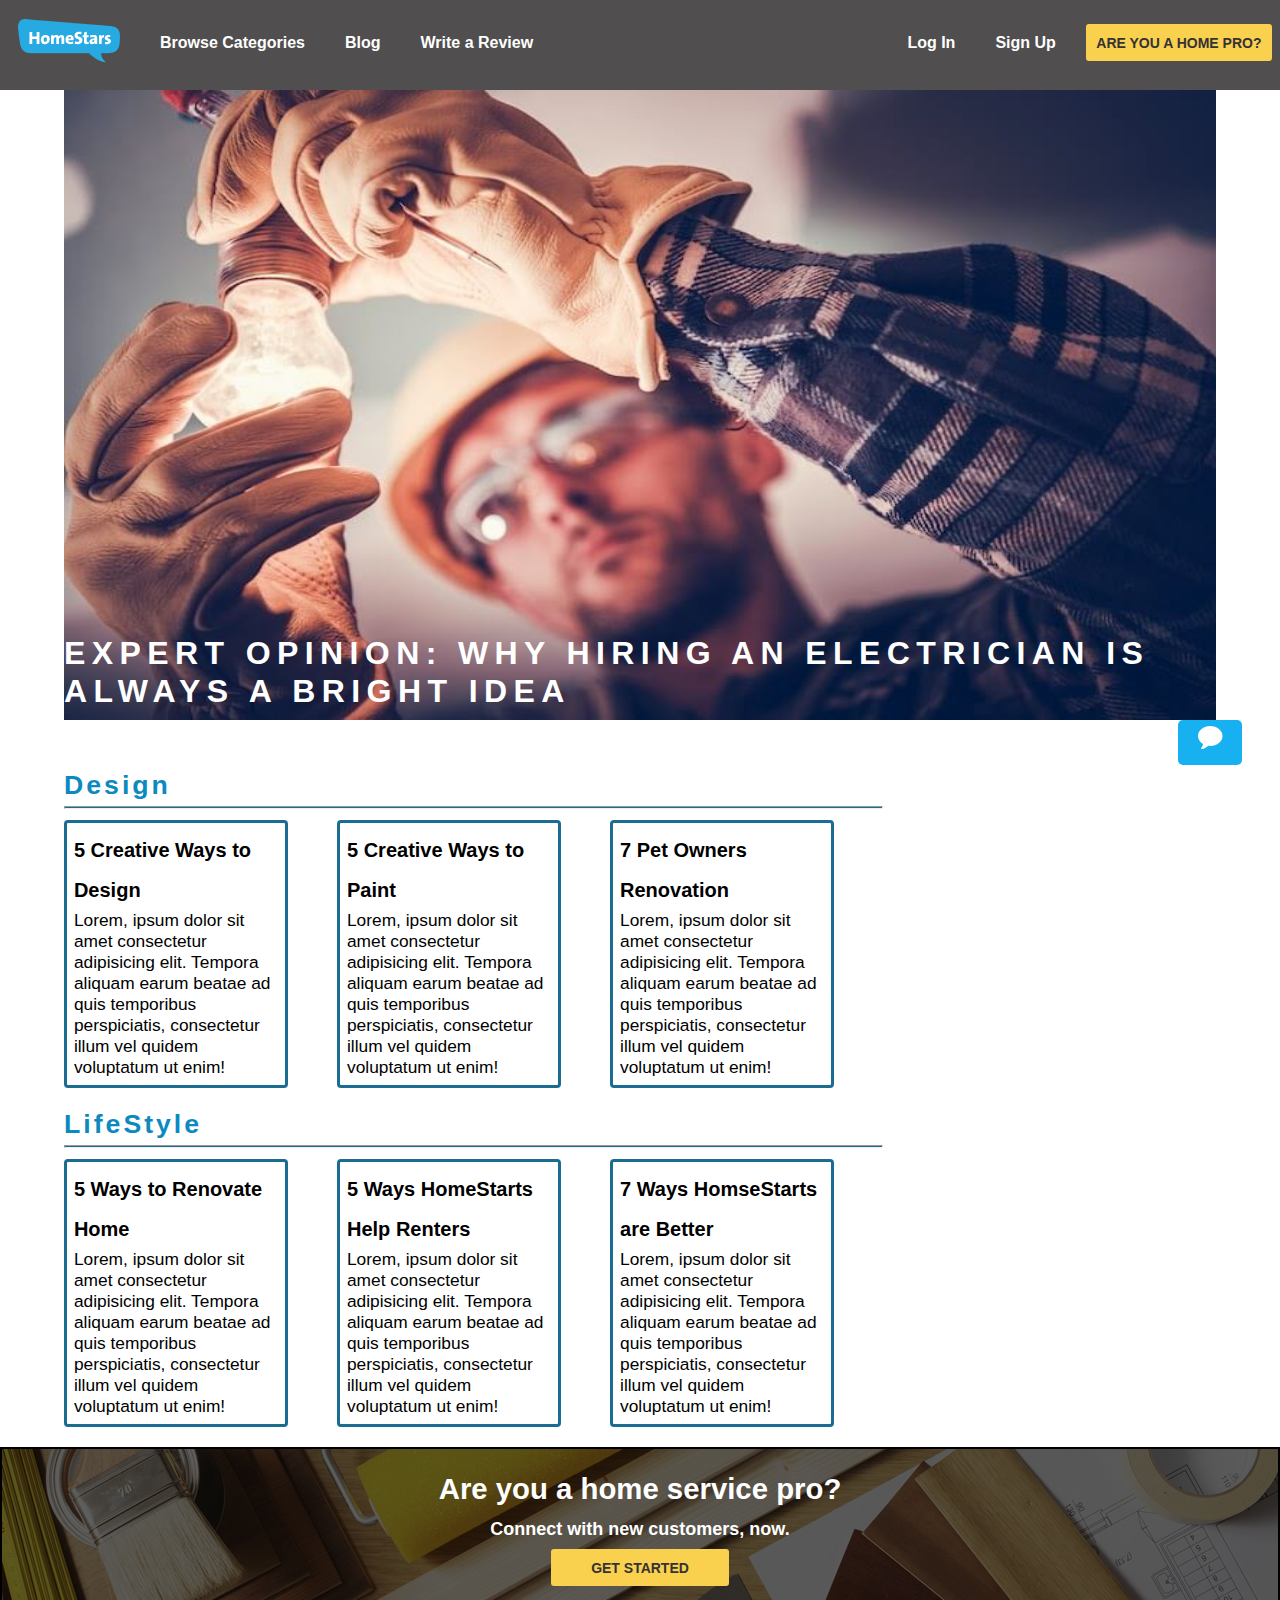
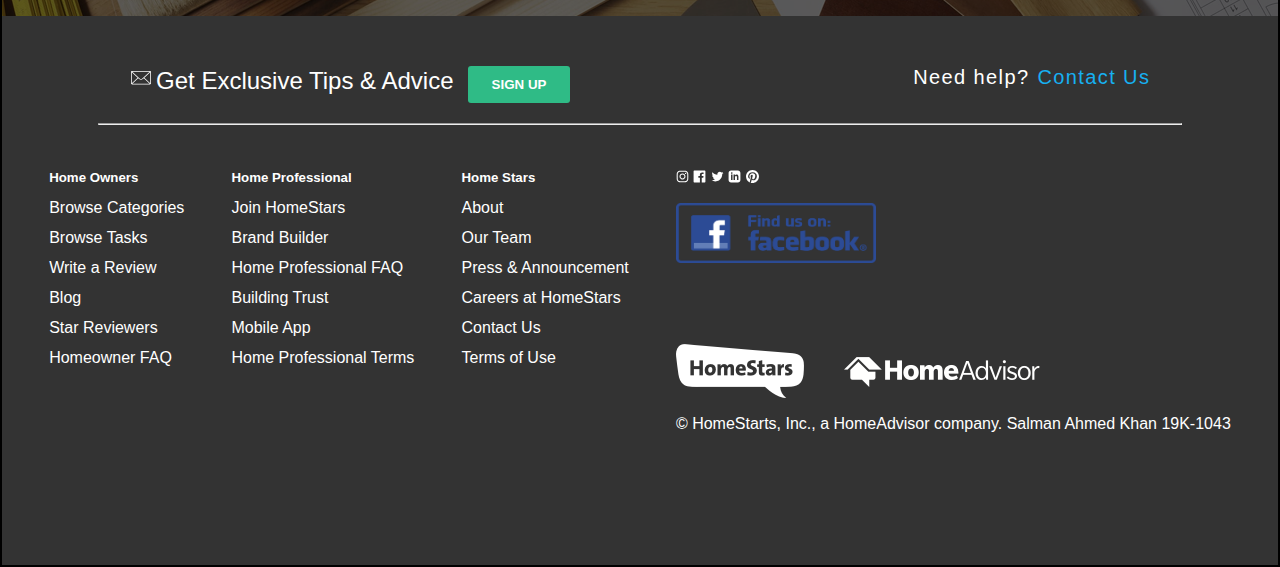
<file: blog.html>
<!DOCTYPE html>
<html lang="en">

<head>
    <meta charset="UTF-8">
    <meta http-equiv="X-UA-Compatible" content="IE=edge">
    <meta name="viewport" content="width=device-width, initial-scale=1.0">
    <title>HomeStars Blog</title>
    <link rel="stylesheet" href="style.css">
    <link rel="stylesheet" href="blog.css">
    <script src="script.js"></script>
</head>

<body>
    <!-- Header Content -->
    <header>
        <!-- Navbar Content -->
        <nav class="navbar">
            <ul class="nav-left">
                <li>
                    <a href="./index.html">
                        <svg style="cursor: pointer;" viewBox="0 0 102 45" version="1.1" height="45px" width="102px"
                            data-reactid="4">
                            <g stroke="none" stroke-width="1" fill="none" fill-rule="evenodd" data-reactid="5">
                                <g transform="translate(-85.000000, -25.000000)" data-reactid="6">
                                    <g transform="translate(85.000000, 25.000000)" data-reactid="7">
                                        <g data-reactid="8">
                                            <g data-reactid="9">
                                                <g data-reactid="10">
                                                    <polygon fill="#FFFFFF"
                                                        points="8.67975652 29.5964087 97.3692 29.5964087 97.3692 11.5503913 8.67975652 11.5503913"
                                                        data-reactid="11"></polygon>
                                                    <g transform="translate(0.000000, 0.664774)" fill="#27A9E1"
                                                        data-reactid="12">
                                                        <path
                                                            d="M74.5575652,21.8033426 C74.3730783,21.9044557 74.2462435,22.0233078 74.1744,22.1590122 C74.1034435,22.2956035 74.0679652,22.447273 74.0679652,22.6131339 C74.0679652,22.8508383 74.1451304,23.0495165 74.2994609,23.2091687 C74.4537913,23.3697078 74.6728696,23.4495339 74.9584696,23.4495339 C75.1828696,23.4495339 75.3913043,23.4025252 75.581113,23.3067339 C75.7700348,23.2118296 75.9305739,23.0876557 76.0609565,22.9333252 C76.1913391,22.7789948 76.295113,22.5980557 76.3731652,22.3905078 C76.4494435,22.18296 76.4884696,21.9727513 76.4884696,21.7589948 L76.4884696,21.4742817 C76.0139478,21.4742817 75.6192522,21.5035513 75.3052696,21.5629774 C74.9904,21.6224035 74.7411652,21.7031165 74.5575652,21.8033426"
                                                            data-reactid="13"></path>
                                                        <path
                                                            d="M27.3466435,18.5912296 C27.132887,18.5912296 26.9253391,18.6329165 26.724,18.7154035 C26.5217739,18.7987774 26.3408348,18.92916 26.1811826,19.1074383 C26.0206435,19.2848296 25.8929217,19.5136643 25.7980174,19.7921687 C25.703113,20.07156 25.6561043,20.4068296 25.6561043,20.7979774 C25.6561043,21.6166383 25.786487,22.2153339 26.0472522,22.5949513 C26.3080174,22.9754557 26.724,23.1643774 27.2934261,23.1643774 C27.7910087,23.1643774 28.191913,22.969247 28.4943652,22.5772122 C28.7968174,22.1860643 28.948487,21.6166383 28.948487,20.8689339 C28.948487,20.1096991 28.8234261,19.540273 28.5741913,19.1606557 C28.3249565,18.7810383 27.9160696,18.5912296 27.3466435,18.5912296"
                                                            data-reactid="14"></path>
                                                        <path
                                                            d="M51.7422052,18.2353826 C51.3510574,18.2353826 51.0237704,18.3781826 50.7630052,18.6620087 C50.50224,18.9467217 50.3479096,19.3210174 50.3009009,19.7831217 L52.9874922,19.7831217 C53.01144,19.2731217 52.9076661,18.8881826 52.6761704,18.6265304 C52.4446748,18.3657652 52.133353,18.2353826 51.7422052,18.2353826"
                                                            data-reactid="15"></path>
                                                        <g data-reactid="16">
                                                            <path
                                                                d="M92.6084609,23.7431165 C92.4186522,24.1165252 92.1490174,24.4340557 91.7986696,24.6948209 C91.4492087,24.956473 91.0279043,25.1578122 90.5356435,25.3006122 C90.0433826,25.4425252 89.4943565,25.5134817 88.8894522,25.5134817 C88.178113,25.5134817 87.5244261,25.4309948 86.9319391,25.264247 L87.0738522,23.0574991 C87.6193304,23.2952035 88.2366522,23.4140557 88.9249304,23.4140557 C89.2690696,23.4140557 89.5360435,23.3519687 89.7258522,23.2269078 C89.9156609,23.1027339 90.0105652,22.9333252 90.0105652,22.7195687 C90.0105652,22.5058122 89.9307391,22.3372904 89.7702,22.2131165 C89.6105478,22.0880557 89.4083217,21.97896 89.1652957,21.8831687 C88.9222696,21.7882643 88.6606174,21.6880383 88.382113,21.5807165 C88.1027217,21.4742817 87.8419565,21.32616 87.5989304,21.1363513 C87.3559043,20.9465426 87.1545652,20.6999687 86.9940261,20.3975165 C86.833487,20.0950643 86.7536609,19.7003687 86.7536609,19.2143165 C86.7536609,18.8107513 86.8308261,18.428473 86.9851565,18.0665948 C87.139487,17.7047165 87.3763043,17.389847 87.6973826,17.122873 C88.0175739,16.8558991 88.4238,16.6456904 88.9160609,16.49136 C89.4083217,16.3370296 89.9928261,16.2598643 90.668687,16.2598643 C90.9063913,16.2598643 91.1609478,16.2749426 91.4341304,16.3042122 C91.7064261,16.3343687 91.9680783,16.3733948 92.217313,16.4204035 L92.1277304,18.5375687 C91.9024435,18.4550817 91.6567565,18.3956557 91.3897826,18.3601774 C91.1228087,18.3246991 90.8584957,18.30696 90.5977304,18.30696 C90.2535913,18.30696 89.9990348,18.369047 89.832287,18.4932209 C89.6664261,18.6182817 89.5830522,18.7814817 89.5830522,18.9828209 C89.5830522,19.1726296 89.6664261,19.32696 89.832287,19.4458122 C89.9990348,19.5646643 90.2030348,19.6773078 90.4469478,19.7837426 C90.6899739,19.8901774 90.9534,20.0028209 91.238113,20.121673 C91.5228261,20.2405252 91.7871391,20.3948557 92.0301652,20.5846643 C92.2731913,20.774473 92.4780783,21.02016 92.6439391,21.3226122 C92.8098,21.6250643 92.8931739,22.0144383 92.8931739,22.488073 C92.8931739,22.9510643 92.7982696,23.3697078 92.6084609,23.7431165 L92.6084609,23.7431165 Z M85.9491913,18.9473426 C85.2023739,18.7814817 84.6391565,18.9145252 84.2586522,19.34736 C83.8790348,19.7810817 83.690113,20.5545078 83.690113,21.6702991 L83.690113,25.3183513 L81.0026348,25.3183513 L81.0026348,16.4736209 L83.5136087,16.4736209 C83.5136087,16.6634296 83.5047391,16.9037948 83.487,17.1947165 C83.4683739,17.4856383 83.4364435,17.7668035 83.3894348,18.0399861 L83.4240261,18.0399861 C83.6608435,17.5060383 83.9925652,17.0669948 84.4191913,16.7228557 C84.8467043,16.3787165 85.3983913,16.2243861 86.0742522,16.2598643 L85.9491913,18.9473426 Z M76.7372609,25.3183513 C76.7372609,25.1045948 76.7399217,24.8846296 76.7461304,24.6593426 C76.7523391,24.4340557 76.7727391,24.2087687 76.8082174,23.9834817 L76.7913652,23.9834817 C76.5776087,24.446473 76.2272609,24.8172209 75.7412087,25.0957252 C75.2542696,25.3742296 74.7025826,25.5134817 74.0861478,25.5134817 C73.6586348,25.5134817 73.2852261,25.4451861 72.9650348,25.3085948 C72.6439565,25.1728904 72.3778696,24.9857426 72.164113,24.7489252 C71.9503565,24.5112209 71.7871565,24.2353774 71.674513,23.9213948 C71.5618696,23.6065252 71.5051043,23.2659339 71.5051043,22.897847 C71.5051043,22.3399513 71.6301652,21.8627687 71.8794,21.4654122 C72.1286348,21.0680557 72.471887,20.7443165 72.9118174,20.4950817 C73.3499739,20.245847 73.8750522,20.062247 74.4861652,19.9433948 C75.0972783,19.8254296 75.7642696,19.7660035 76.4880261,19.7660035 L76.4880261,19.4103339 C76.4880261,19.042247 76.3727217,18.7690643 76.1412261,18.591673 C75.9097304,18.4133948 75.4972957,18.3246991 74.9048087,18.3246991 C74.5127739,18.3246991 74.0976783,18.3805774 73.6586348,18.4932209 C73.2195913,18.6067513 72.8222348,18.7451165 72.4665652,18.9118643 L72.0035739,16.7938122 C72.4665652,16.6279513 72.9969652,16.4949078 73.5965478,16.3937948 C74.1952435,16.2926817 74.7859565,16.2421252 75.366913,16.2421252 C76.1146174,16.2421252 76.7346,16.3104209 77.2268609,16.4470122 C77.7191217,16.5836035 78.1138174,16.7849426 78.4100609,17.0519165 C78.7063043,17.3188904 78.9147391,17.6426296 79.0327043,18.02136 C79.1515565,18.4018643 79.2109826,18.8346991 79.2109826,19.3207513 L79.2109826,23.2180383 C79.2109826,23.5382296 79.2171913,23.8823687 79.2287217,24.2504557 C79.2402522,24.6176557 79.2579913,24.9742122 79.2819391,25.3183513 L76.7372609,25.3183513 Z M69.7240957,25.4425252 C69.3684261,25.4895339 69.0304957,25.5134817 68.7103043,25.5134817 C68.1994174,25.5134817 67.7727913,25.466473 67.4286522,25.3715687 C67.084513,25.2766643 66.8060087,25.119673 66.5922522,24.8997078 C66.3784957,24.6806296 66.227713,24.3897078 66.1390174,24.0278296 C66.0494348,23.6659513 66.005087,23.2118296 66.005087,22.6663513 L66.005087,18.5553078 L64.6702174,18.5553078 L64.6702174,16.4736209 L66.005087,16.4736209 L66.005087,13.8579861 L68.7280435,13.1280209 L68.7280435,16.4736209 L70.6314522,16.4736209 L70.6314522,18.5553078 L68.7280435,18.5553078 L68.7280435,22.0437078 C68.7280435,22.4951687 68.7927913,22.8091513 68.9231739,22.9865426 C69.0535565,23.1648209 69.2912609,23.2535165 69.6354,23.2535165 C69.8012609,23.2535165 69.9582522,23.2419861 70.1063739,23.2180383 C70.2553826,23.1949774 70.4061652,23.1648209 70.5604957,23.1293426 L70.7210348,25.2465078 C70.4123739,25.3298817 70.0806522,25.3946296 69.7240957,25.4425252 L69.7240957,25.4425252 Z M64.0990174,23.1027339 C63.8675217,23.5949948 63.5411217,24.0216209 63.1207043,24.3834991 C62.6994,24.7453774 62.1982696,25.0274296 61.617313,25.2287687 C61.0354696,25.4309948 60.3888783,25.5312209 59.6766522,25.5312209 C59.108113,25.5312209 58.5919043,25.5046122 58.128913,25.4513948 C57.6659217,25.3981774 57.2268783,25.3183513 56.8117826,25.2110296 L57.0787565,22.5776557 C57.4699043,22.7435165 57.8885478,22.8738991 58.3338,22.9688035 C58.7781652,23.0645948 59.2500261,23.1116035 59.7484957,23.1116035 C60.1990696,23.1116035 60.5848957,23.0131513 60.905087,22.8180209 C61.2252783,22.6220035 61.3849304,22.304473 61.3849304,21.8654296 C61.3849304,21.5212904 61.2669652,21.2552035 61.0292609,21.0645078 C60.7924435,20.8755861 60.495313,20.7061774 60.1396435,20.5580557 C59.7839739,20.4099339 59.3981478,20.2582643 58.9830522,20.1039339 C58.5670696,19.9496035 58.1821304,19.7420557 57.8264609,19.4812904 C57.4699043,19.2205252 57.1736609,18.8852557 56.9368435,18.4754817 C56.6991391,18.0665948 56.5811739,17.5237774 56.5811739,16.8470296 C56.5811739,16.2776035 56.6876087,15.7649426 56.9013652,15.30816 C57.1142348,14.8513774 57.4228957,14.4566817 57.8264609,14.12496 C58.2291391,13.7923513 58.7249478,13.5377948 59.312113,13.3595165 C59.8992783,13.1812383 60.5724783,13.0925426 61.331713,13.0925426 C61.6403739,13.0925426 61.9960435,13.1102817 62.3996087,13.14576 C62.8031739,13.1812383 63.1765826,13.2406643 63.5207217,13.3240383 L63.271487,15.7436557 C62.5956261,15.5068383 61.9073478,15.3879861 61.2075391,15.3879861 C60.638113,15.3879861 60.2194696,15.49176 59.9524957,15.6993078 C59.6518174,15.9343513 59.5205478,16.2554296 59.5595739,16.6643165 C59.5808609,16.8931513 59.7041478,17.102473 59.8824261,17.247047 C60.1316609,17.4474991 60.4456435,17.6310991 60.8252609,17.7996209 C61.1862522,17.959273 61.578287,18.122473 61.9995913,18.2883339 C62.4200087,18.4550817 62.8120435,18.6714991 63.1739217,18.938473 C63.5358,19.205447 63.8382522,19.5433774 64.0812783,19.9522643 C64.3243043,20.3620383 64.4458174,20.8809078 64.4458174,21.50976 C64.4458174,22.0791861 64.330513,22.610473 64.0990174,23.1027339 L64.0990174,23.1027339 Z M55.6480957,20.9492035 C55.6303565,21.1452209 55.6099565,21.3554296 55.5860087,21.5807165 L50.3006348,21.5807165 C50.3121652,22.16256 50.4966522,22.6131339 50.8532087,22.9333252 C51.2106522,23.2535165 51.7579043,23.4140557 52.4958522,23.4140557 C52.9242522,23.4140557 53.3588609,23.3697078 53.7987913,23.2801252 C54.2387217,23.1914296 54.6733304,23.0521774 55.1017304,22.8623687 L55.3678174,24.9085774 C54.8578174,25.1108035 54.314113,25.2615861 53.7375913,25.3626991 C53.1610696,25.4629252 52.5996261,25.5134817 52.0523739,25.5134817 C50.6022,25.5134817 49.4908435,25.1516035 48.7191913,24.427847 C47.9466522,23.7049774 47.5599391,22.5599165 47.5599391,20.9935513 C47.5599391,20.3176904 47.6521826,19.6888383 47.8366696,19.1069948 C48.0202696,18.5260383 48.2943391,18.0249078 48.6571043,17.6036035 C49.0189826,17.1822991 49.4651217,16.8532383 49.9946348,16.6155339 C50.5232609,16.3787165 51.1326,16.2598643 51.8226522,16.2598643 C52.4878696,16.2598643 53.0643913,16.3671861 53.5522174,16.5800557 C54.0400435,16.7938122 54.4409478,17.0847339 54.7558174,17.4519339 C55.070687,17.8200209 55.3030696,18.2528557 55.4520783,18.7513252 C55.6002,19.2497948 55.6747043,19.7899513 55.6747043,20.3709078 C55.6747043,20.5607165 55.6658348,20.7531861 55.6480957,20.9492035 L55.6480957,20.9492035 Z M46.2312783,25.3183513 L43.5083217,25.3183513 L43.5083217,19.7695513 C43.5083217,19.38816 43.4524435,19.0883687 43.340687,18.8675165 C43.2289304,18.6475513 43.0196087,18.5375687 42.7127217,18.5375687 C42.5131565,18.5375687 42.3100435,18.6005426 42.1033826,18.7256035 C41.8976087,18.8506643 41.7122348,19.0262817 41.5472609,19.2515687 C41.3814,19.4777426 41.2492435,19.7456035 41.1490174,20.0542643 C41.0487913,20.3638122 40.9991217,20.6973078 40.9991217,21.0538643 L40.9991217,25.3183513 L38.3125304,25.3183513 L38.3125304,19.7509252 C38.3125304,19.3943687 38.2584261,19.10256 38.1511043,18.877273 C38.0428957,18.6510991 37.8282522,18.5375687 37.5054,18.5375687 C37.2907565,18.5375687 37.0752261,18.6032035 36.8605826,18.734473 C36.6459391,18.8648557 36.4579043,19.0440209 36.2964783,19.2693078 C36.1350522,19.4954817 36.0037826,19.7606817 35.9017826,20.0631339 C35.7997826,20.366473 35.7492261,20.6973078 35.7492261,21.0538643 L35.7492261,25.3183513 L33.0626348,25.3183513 L33.0626348,16.4736209 L35.5913478,16.4736209 C35.5913478,16.6385948 35.5824783,16.8532383 35.5647391,17.1175513 C35.546113,17.3818643 35.5203913,17.6319861 35.4840261,17.8670296 L35.5017652,17.8670296 C35.7767217,17.3729948 36.1616609,16.9845078 36.6565826,16.7015687 C37.1523913,16.4195165 37.7164957,16.2776035 38.3488957,16.2776035 C39.0291913,16.2776035 39.5693478,16.4283861 39.9693652,16.7281774 C40.3693826,17.0279687 40.6407913,17.4075861 40.7844783,17.8670296 C41.0204087,17.4315339 41.3751913,17.0581252 41.8488261,16.7459165 C42.3215739,16.4337078 42.8954348,16.2776035 43.5695217,16.2776035 C44.4334174,16.2776035 45.0924261,16.5241774 45.5474348,17.0164383 C46.0033304,17.5086991 46.2312783,18.2590643 46.2312783,19.2675339 L46.2312783,25.3183513 Z M31.4040261,22.6663513 C31.1663217,23.2597252 30.8399217,23.7670643 30.4248261,24.1883687 C30.0097304,24.609673 29.5174696,24.9351861 28.9480435,25.1666817 C28.3786174,25.3981774 27.7612957,25.5134817 27.0969652,25.5134817 C26.4565826,25.5134817 25.8756261,25.4309948 25.3532087,25.264247 C24.8316783,25.0983861 24.3837652,24.8376209 24.0103565,24.4819513 C23.6360609,24.1253948 23.348687,23.6694991 23.1464609,23.1116035 C22.9451217,22.5537078 22.8440087,21.8831687 22.8440087,21.100873 C22.8440087,20.3771165 22.9602,19.7181078 23.1916957,19.1247339 C23.4223043,18.532247 23.7487043,18.0249078 24.1700087,17.6036035 C24.591313,17.1822991 25.0862348,16.8558991 25.6556609,16.6252904 C26.225087,16.3937948 26.8486174,16.2776035 27.5244783,16.2776035 C28.877087,16.2776035 29.9210348,16.6456904 30.6563217,17.3809774 C31.3916087,18.1171513 31.7596957,19.225847 31.7596957,20.7088383 C31.7596957,21.4210643 31.6408435,22.0729774 31.4040261,22.6663513 L31.4040261,22.6663513 Z M21.4319739,25.3183513 L18.6558,25.3183513 L18.6558,20.3176904 L14.2600435,20.3176904 L14.2600435,25.3183513 L11.4838696,25.3183513 L11.4838696,13.3062991 L14.2600435,13.3062991 L14.2600435,17.9149252 L18.6558,17.9149252 L18.6558,13.3062991 L21.4319739,13.3062991 L21.4319739,25.3183513 Z M96.8144087,8.38812522 C94.2910174,7.46657739 91.4571913,7.42134261 88.8096261,7.18984696 C85.8347739,6.93085565 82.7162348,6.69936 79.7413826,6.44569043 C73.5459913,5.9179513 67.4153478,5.49398609 61.2199565,4.9591513 C48.9036783,3.89746435 36.5909478,2.8091687 24.2728957,1.7687687 C21.0736435,1.49913391 17.8770522,1.20998609 14.6760261,0.961638261 C12.1322348,0.710629565 7.52981739,0.219255652 6.85927826,0.221916522 C2.85910435,0.238768696 0.866113043,2.86504696 0.209765217,6.16984696 C-0.0474521739,7.46391652 -0.051,8.79612522 0.106878261,10.10616 C0.68073913,14.8708904 1.16324348,19.6613426 1.91626957,24.3985774 C2.45997391,27.8160209 3.50924348,31.1873426 6.59585217,33.1342122 C9.56006087,35.0048035 15.7998,34.5923687 20.1015391,34.5941426 C25.0906696,34.5968035 30.080687,34.5985774 35.0698174,34.5985774 C45.2982,34.5994643 55.5265826,34.5959165 65.7558522,34.5817252 C67.1226522,34.5799513 70.8922174,34.5994643 70.8922174,34.5994643 C70.8922174,34.5994643 71.5255043,35.0784209 72.1002522,35.6221252 C73.5699391,37.0119861 75.1460609,38.2936383 76.835713,39.4067687 C79.7981478,41.3607339 84.1708435,43.7643861 87.8463913,43.4291165 C84.9061304,41.3075165 83.2510696,38.2448557 82.9903043,34.6446991 C88.2011739,34.5311687 95.8653652,35.2930643 99.1453304,31.30176 C102.122843,27.6794296 101.802652,21.9771861 101.95787,17.5787687 C102.097122,13.6122991 100.827887,9.85337739 96.8144087,8.38812522 L96.8144087,8.38812522 Z"
                                                                data-reactid="17"></path>
                                                        </g>
                                                    </g>
                                                </g>
                                            </g>
                                        </g>
                                    </g>
                                </g>
                            </g>
                        </svg>
                    </a>
                </li>
                <!-- <li><a href="#">HomeStars</a></li> -->
                <li><a href="./browseCategories.html">Browse Categories</a></li>
                <li><a href="./blog.html" target="_blank">Blog</a></li>
                <li><a href="./review.html" target="_blank">Write a Review</a></li>
            </ul>
            <ul class="nav-right">
                <li><a href="./login.html" target="_blank">Log In</a></li>
                <li><a href="./signup.html" target="_blank">Sign Up</a></li>
                <button id="navBtn" onclick="handleNavBtn()">ARE YOU A HOME PRO?</button>
            </ul>
        </nav>
    </header>
    <section style="
            background-color: #17b0f1;
            width: 5%;
            height: 5%;
            text-align: center;
            position: fixed;
            top: 80%;
            border-radius: 5px;
            cursor: pointer;
            left: 92%;
            " onclick="handleMessage()">
        <svg style="padding: 6px;" class="drift-default-icon drift-default-icon--chat-round" width="65px" height="35px"
            viewBox="0 0 25 23">
            <path
                d="M24.516 9.953C24.516 4.453 19.04 0 12.258 0 5.476 0 0 4.452 0 9.953c0 3.318 1.986 6.24 5.05 8.053-.34 2.552-1.815 4.055-1.844 4.084-.14.14-.17.368-.113.567a.524.524 0 0 0 .482.312c2.95 0 5.335-1.93 6.612-3.206.652.086 1.362.142 2.07.142 6.783 0 12.26-4.452 12.26-9.953z"
                fill="#FFFFFF"></path>
        </svg>
    </section>
    <div class="blogContainer">
        <div class="wrapper">
            <a href="#">
                <img src="./images/electrician_img.jpg">
                <span>Expert Opinion:
                    Why Hiring an Electrician is Always a Bright Idea
                </span>
            </a>
        </div>
        <div>
            <main class="allBlogs">
                <section class="blogs">
                    <h4>Design</h4>
                    <hr>
                    <div>
                        <p>
                            <span style="font-size: 15pt; font-weight: bold; line-height: 2em;">5 Creative Ways to
                                Design</span>
                            <br>
                            <span>Lorem, ipsum dolor sit amet consectetur adipisicing elit. Tempora aliquam earum beatae
                                ad quis temporibus perspiciatis, consectetur illum vel quidem voluptatum ut enim!</span>
                        </p>
                        <p>
                            <span style="font-size: 15pt; font-weight: bold; line-height: 2em;">5 Creative Ways to
                                Paint</span>
                            <br>
                            <span>Lorem, ipsum dolor sit amet consectetur adipisicing elit. Tempora aliquam earum beatae
                                ad quis temporibus perspiciatis, consectetur illum vel quidem voluptatum ut enim!</span>

                        </p>
                        <p><span style="font-size: 15pt; font-weight: bold; line-height: 2em;">7 Pet Owners
                                Renovation</span>
                            <br>
                            <span>Lorem, ipsum dolor sit amet consectetur adipisicing elit. Tempora aliquam earum beatae
                                ad quis temporibus perspiciatis, consectetur illum vel quidem voluptatum ut enim!</span>
                        </p>
                    </div>
                </section>
                <section class="blogs">
                    <h4>LifeStyle</h4>
                    <hr>
                    <div>
                        <p>
                            <span style="font-size: 15pt; font-weight: bold; line-height: 2em;">5 Ways to Renovate
                                Home</span>
                            <br>
                            <span>Lorem, ipsum dolor sit amet consectetur adipisicing elit. Tempora aliquam earum beatae
                                ad quis temporibus perspiciatis, consectetur illum vel quidem voluptatum ut enim!</span>
                        </p>
                        <p>
                            <span style="font-size: 15pt; font-weight: bold; line-height: 2em;">5 Ways HomeStarts Help
                                Renters</span>
                            <br>
                            <span>Lorem, ipsum dolor sit amet consectetur adipisicing elit. Tempora aliquam earum beatae
                                ad quis temporibus perspiciatis, consectetur illum vel quidem voluptatum ut enim!</span>

                        </p>
                        <p><span style="font-size: 15pt; font-weight: bold; line-height: 2em;">7 Ways HomseStarts are
                                Better</span>
                            <br>
                            <span>Lorem, ipsum dolor sit amet consectetur adipisicing elit. Tempora aliquam earum beatae
                                ad quis temporibus perspiciatis, consectetur illum vel quidem voluptatum ut enim!</span>
                        </p>
                    </div>
                </section>
            </main>
        </div>
    </div>

    <!-- Footer Content -->
    <footer>
        <div class="footerService">
            <h2>Are you a home service pro?</h2>
            <h5>Connect with new customers, now.</h5>
            <button id="navBtn" onclick="handleStarted()">Get Started</button>
        </div>
        <div class="advice">
            <div>
                <svg x="0px" y="0px" width="22" height="22" viewBox="0 0 22 22" data-reactid="5">
                    <g transform="translate(0 0)" data-reactid="6"><svg xmlns="http://www.w3.org/2000/svg" width="22"
                            height="22" viewBox="0 0 22 22" data-reactid="7">
                            <path fill="#FFFFFF" stroke="none" stroke-width="0"
                                d="M14.3615385,10.6931818 L20.2307692,5.25311238 L20.2307692,16.1336231 L14.3615385,10.6931818 Z M8.19423077,11.2085568 L9.13538465,12.0812733 C9.6580769,12.566529 10.3292308,12.808971 11.0003846,12.808971 C11.6707692,12.808971 12.3419231,12.566529 12.8642308,12.0812733 L13.8061539,11.2085568 L19.6684615,16.6426768 L2.33192308,16.6426768 L8.19423077,11.2085568 Z M12.3319231,11.5447033 C11.585,12.2381913 10.4146154,12.2378194 9.6680769,11.5447033 L2.33192308,4.74368687 L19.6684615,4.74368687 L12.3319231,11.5447033 Z M1.76923077,5.25274053 L7.63846155,10.6931818 L1.76923077,16.1339949 L1.76923077,5.25274053 Z M21,5.1155303 C21,4.81359344 20.8742308,4.53991667 20.6715385,4.33874937 C20.4557692,4.12679861 20.1661539,4 19.8461539,4 L2.15384615,4 C1.83384615,4 1.54384615,4.12717045 1.33461538,4.33168434 C1.12653846,4.53805745 1,4.81284975 1,5.1155303 L1,16.2708333 C1,16.5738857 1.12653846,16.8486781 1.33,17.0498453 C1.54384615,17.259565 1.83346154,17.3863636 2.15384615,17.3863636 L19.8461539,17.3863636 C20.1661539,17.3863636 20.4557692,17.259565 20.665,17.0557948 C20.8742308,16.8468188 21,16.573142 21,16.2708333 L21,5.1155303 Z"
                                data-reactid="8"></path>
                        </svg></g>
                </svg>
                <span style="font-size: 18pt; color: #ffff;text-align: center;">Get Exclusive Tips & Advice</span>
                <button id="signUp" onclick="location.href='./signup.html';">SIGN UP</button>
            </div>
            <div>
                <span id="needHelp">Need help?<a href="./contact.html">Contact Us</a></span>
            </div>
        </div>
        <hr>
        <div class="footerSection">
            <div>
                <h5>Home Owners</h5>
                <p>Browse Categories</p>
                <p>Browse Tasks</p>
                <p>Write a Review</p>
                <p>Blog</p>
                <p>Star Reviewers</p>
                <p>Homeowner FAQ</p>
            </div>
            <div>
                <h5>Home Professional</h5>
                <p>Join HomeStars</p>
                <p>Brand Builder</p>
                <p>Home Professional FAQ</p>
                <p>Building Trust</p>
                <p>Mobile App</p>
                <p>Home Professional Terms</p>
            </div>
            <div>
                <h5>Home Stars</h5>
                <p>About</p>
                <p>Our Team</p>
                <p>Press & Announcement</p>
                <p>Careers at HomeStars</p>
                <p>Contact Us</p>
                <p>Terms of Use</p>
            </div>
            <div>
                <span>
                    <svg x="0px" y="0px" width="13" height="13" viewBox="0 0 22 22" data-reactid="77">
                        <g transform="translate(0 0)" data-reactid="78"><svg x="0px" y="0px" width="22px" height="22px"
                                viewBox="0 0 22 22" data-reactid="79">
                                <g transform="translate(1 1)" data-reactid="80">
                                    <radialGradient id="insta_radial_1" cx="64.9629" cy="-571.0752" r="10"
                                        gradientTransform="matrix(0 -1.9815 -1.8434 0 -1047.4216 150.2586)"
                                        gradientUnits="userSpaceOnUse" data-reactid="81">
                                        <stop offset="0" style="stop-color:#FFDD55;" data-reactid="82"></stop>
                                        <stop offset="0.1" style="stop-color:#FFDD55;" data-reactid="83"></stop>
                                        <stop offset="0.5" style="stop-color:#FF543E;" data-reactid="84"></stop>
                                        <stop offset="1" style="stop-color:#C837AB;" data-reactid="85"></stop>
                                    </radialGradient>
                                    <path fill="none"
                                        d="M10.004,0.003c-4.175,0-5.396,0.004-5.634,0.023C3.514,0.098,2.98,0.232,2.399,0.521 c-0.447,0.223-0.801,0.48-1.148,0.842c-0.635,0.658-1.02,1.469-1.158,2.432C0.025,4.263,0.005,4.358,0.001,6.746 c-0.001,0.797,0,1.845,0,3.25c0,4.171,0.005,5.391,0.024,5.629c0.069,0.832,0.2,1.356,0.478,1.931 c0.529,1.099,1.539,1.924,2.73,2.23c0.412,0.105,0.867,0.164,1.451,0.192c0.248,0.011,2.772,0.019,5.298,0.019 s5.051-0.004,5.293-0.016c0.677-0.032,1.069-0.085,1.504-0.197c1.198-0.308,2.19-1.121,2.731-2.234 c0.271-0.561,0.408-1.104,0.471-1.894C19.994,15.483,20,12.736,20,9.993c0-2.744-0.006-5.485-0.02-5.657 c-0.063-0.804-0.2-1.343-0.48-1.914c-0.229-0.467-0.485-0.816-0.856-1.172c-0.661-0.632-1.471-1.017-2.435-1.156 c-0.468-0.067-0.56-0.087-2.951-0.091H10.004z"
                                        data-reactid="86"></path>
                                    <radialGradient id="insta_radial_2" cx="571.9092" cy="-301.2217" r="10.0004"
                                        gradientTransform="matrix(0.1739 0.8685 3.5809 -0.717 975.8375 -711.2343)"
                                        gradientUnits="userSpaceOnUse" data-reactid="87">
                                        <stop offset="0" style="stop-color:#3771C8;" data-reactid="88"></stop>
                                        <stop offset="0.128" style="stop-color:#3771C8;" data-reactid="89"></stop>
                                        <stop offset="1" style="stop-color:#6600FF;stop-opacity:0;" data-reactid="90">
                                        </stop>
                                    </radialGradient>
                                    <path fill="none"
                                        d="M10.004,0.003c-4.175,0-5.396,0.004-5.634,0.023C3.514,0.098,2.98,0.232,2.399,0.521 c-0.447,0.223-0.801,0.48-1.148,0.842c-0.635,0.658-1.02,1.469-1.158,2.432C0.025,4.263,0.005,4.358,0.001,6.746 c-0.001,0.797,0,1.845,0,3.25c0,4.171,0.005,5.391,0.024,5.629c0.069,0.832,0.2,1.356,0.478,1.931 c0.529,1.099,1.539,1.924,2.73,2.23c0.412,0.105,0.867,0.164,1.451,0.192c0.248,0.011,2.772,0.019,5.298,0.019 s5.051-0.004,5.293-0.016c0.677-0.032,1.069-0.085,1.504-0.197c1.198-0.308,2.19-1.121,2.731-2.234 c0.271-0.561,0.408-1.104,0.471-1.894C19.994,15.483,20,12.736,20,9.993c0-2.744-0.006-5.485-0.02-5.657 c-0.063-0.804-0.2-1.343-0.48-1.914c-0.229-0.467-0.485-0.816-0.856-1.172c-0.661-0.632-1.471-1.017-2.435-1.156 c-0.468-0.067-0.56-0.087-2.951-0.091H10.004z"
                                        data-reactid="91"></path>
                                    <g transform="scale(1.333) translate(-2.5,-2.5)" data-reactid="92">
                                        <path fill="none"
                                            d="M17.339,6.958c-0.037-0.786-0.162-1.322-0.343-1.792c-0.189-0.485-0.441-0.897-0.853-1.308 c-0.41-0.411-0.821-0.663-1.308-0.852c-0.471-0.183-1.008-0.307-1.793-0.343C12.255,2.628,12.005,2.62,10,2.62 c-2.004,0-2.256,0.009-3.043,0.045c-0.786,0.036-1.323,0.16-1.792,0.343c-0.486,0.188-0.897,0.44-1.309,0.852 c-0.411,0.41-0.662,0.822-0.852,1.308c-0.184,0.47-0.308,1.006-0.343,1.792c-0.035,0.787-0.045,1.039-0.045,3.045 c0,2.005,0.009,2.256,0.045,3.043c0.036,0.786,0.16,1.322,0.343,1.792c0.188,0.485,0.44,0.897,0.852,1.308 c0.41,0.411,0.822,0.664,1.308,0.853c0.47,0.183,1.006,0.307,1.792,0.343c0.788,0.036,1.039,0.045,3.044,0.045 s2.256-0.009,3.044-0.045c0.786-0.036,1.323-0.16,1.793-0.343c0.485-0.188,0.896-0.441,1.307-0.853 c0.411-0.41,0.663-0.822,0.853-1.308c0.181-0.47,0.306-1.006,0.343-1.792c0.035-0.787,0.045-1.038,0.045-3.043 C17.384,7.998,17.374,7.747,17.339,6.958z"
                                            data-reactid="93"></path>
                                        <path fill="#FFFFFF"
                                            d="M9.999,2.617c-2.005,0-2.257,0.009-3.044,0.045c-0.786,0.036-1.323,0.16-1.792,0.343 c-0.486,0.188-0.897,0.44-1.309,0.852c-0.411,0.41-0.662,0.822-0.852,1.308C2.819,5.634,2.695,6.17,2.66,6.956 c-0.035,0.787-0.045,1.039-0.045,3.045c0,2.005,0.009,2.256,0.045,3.043c0.036,0.786,0.16,1.322,0.343,1.792 c0.188,0.485,0.44,0.897,0.852,1.308c0.41,0.411,0.822,0.664,1.308,0.853c0.47,0.183,1.006,0.307,1.792,0.343 c0.788,0.036,1.039,0.045,3.044,0.045s2.256-0.009,3.044-0.045c0.786-0.036,1.323-0.16,1.793-0.343 c0.485-0.188,0.896-0.441,1.307-0.853c0.411-0.41,0.663-0.822,0.853-1.308c0.181-0.47,0.306-1.006,0.343-1.792 c0.035-0.787,0.045-1.038,0.045-3.043c0-2.006-0.01-2.257-0.045-3.045C17.3,6.17,17.175,5.634,16.994,5.164 c-0.189-0.485-0.441-0.897-0.853-1.308c-0.41-0.411-0.821-0.663-1.308-0.852c-0.471-0.183-1.008-0.307-1.793-0.343 c-0.788-0.036-1.038-0.045-3.044-0.045H9.999z M9.337,3.948c0.196-0.001,0.416,0,0.662,0c1.972,0,2.205,0.007,2.983,0.042 c0.72,0.033,1.11,0.153,1.371,0.254c0.344,0.135,0.59,0.294,0.848,0.553c0.26,0.259,0.42,0.504,0.553,0.849 c0.102,0.261,0.222,0.651,0.255,1.371c0.035,0.778,0.043,1.012,0.043,2.982c0,1.97-0.008,2.204-0.043,2.982 c-0.033,0.72-0.153,1.11-0.255,1.37c-0.133,0.345-0.293,0.59-0.553,0.849c-0.258,0.259-0.503,0.419-0.848,0.552 c-0.261,0.102-0.651,0.222-1.371,0.255c-0.778,0.035-1.012,0.043-2.983,0.043s-2.205-0.008-2.983-0.043 c-0.72-0.033-1.11-0.154-1.371-0.255c-0.345-0.133-0.591-0.293-0.849-0.553c-0.259-0.258-0.419-0.504-0.553-0.849 c-0.101-0.26-0.222-0.65-0.254-1.37c-0.036-0.778-0.043-1.012-0.043-2.983s0.007-2.204,0.043-2.982 c0.032-0.72,0.153-1.11,0.254-1.371c0.134-0.345,0.294-0.591,0.553-0.849C5.054,4.536,5.3,4.376,5.645,4.242 c0.261-0.102,0.651-0.222,1.371-0.255c0.682-0.03,0.945-0.04,2.321-0.041V3.948z M13.94,5.174c-0.489,0-0.887,0.396-0.887,0.886 s0.397,0.886,0.887,0.886s0.886-0.396,0.886-0.886S14.43,5.174,13.94,5.174L13.94,5.174z M9.999,6.209 c-2.094,0-3.791,1.697-3.791,3.792c0,2.094,1.697,3.79,3.791,3.79s3.791-1.696,3.791-3.79C13.79,7.906,12.093,6.209,9.999,6.209 L9.999,6.209z M9.999,7.539c1.359,0,2.461,1.103,2.461,2.462c0,1.358-1.102,2.46-2.461,2.46s-2.461-1.102-2.461-2.46 C7.538,8.642,8.64,7.539,9.999,7.539z"
                                            data-reactid="94"></path>
                                    </g>
                                </g>
                            </svg></g>
                    </svg>
                </span>
                <span>
                    <svg x="0px" y="0px" width="13" height="13" viewBox="0 0 22 22" data-reactid="96">
                        <g transform="translate(0 0)" data-reactid="97"><svg x="0px" y="0px" width="22px" height="22px"
                                viewBox="0 0 22 22" data-reactid="98">
                                <g transform="translate(1 1)" data-reactid="99">
                                    <path fill="#FFFFFF"
                                        d="M18.896,0H1.104C0.494,0,0,0.493,0,1.103v17.793C0,19.506,0.494,20,1.104,20h9.579v-7.744H8.076V9.237 h2.606V7.01c0-2.583,1.578-3.99,3.882-3.99c1.104,0,2.053,0.082,2.329,0.119v2.7h-1.598c-1.255,0-1.496,0.596-1.496,1.47v1.928 h2.989l-0.391,3.019h-2.6V20h5.097C19.505,20,20,19.506,20,18.896V1.103C20,0.493,19.505,0,18.896,0z"
                                        data-reactid="100"></path>
                                    <path fill="transparent" stroke="none"
                                        d="M16.398,12.254l0.391-3.019H13.8V7.307c0-0.874,0.241-1.47,1.496-1.47h1.598v-2.7 c-0.276-0.037-1.225-0.119-2.329-0.119c-2.304,0-3.882,1.407-3.882,3.99v2.227H8.076v3.019h2.606v7.744H13.8v-7.744H16.398z"
                                        data-reactid="101"></path>
                                </g>
                            </svg></g>
                    </svg>
                </span>
                <span>
                    <svg x="0px" y="0px" width="13" height="13" viewBox="0 0 22 22" data-reactid="103">
                        <g transform="translate(0 0)" data-reactid="104"><svg xmlns="http://www.w3.org/2000/svg"
                                width="22" height="22" viewBox="0 0 22 22" data-reactid="105">
                                <path fill="#FFFFFF"
                                    d="M7.28991988,19.2542397 C14.8373597,19.2542397 18.9647197,13.0013598 18.9647197,7.57935991 C18.9647197,7.40167992 18.9611197,7.22479992 18.9530397,7.04887992 C19.7541596,6.46975994 20.4505596,5.74711995 20.9999996,4.92431996 C20.2647996,5.25087996 19.4735197,5.47103995 18.6435997,5.57031995 C19.4907197,5.06239996 20.1411996,4.25855998 20.4479196,3.30047999 C19.6548797,3.77047999 18.7771197,4.11239998 17.8424797,4.29639998 C17.0936797,3.49887999 16.0272797,3 14.8472797,3 C12.5810398,3 10.7433598,4.83767997 10.7433598,7.10303992 C10.7433598,7.42511992 10.7794398,7.73815991 10.8498398,8.03863991 C7.43967988,7.86719991 4.41559994,6.23423994 2.39207997,3.75151999 C2.03935998,4.35775997 1.83631998,5.06239996 1.83631998,5.81391995 C1.83631998,7.23751992 2.56079997,8.4942399 3.66231995,9.22943988 C2.98927996,9.20871988 2.35687997,9.02375989 1.80383998,8.71607989 C1.80295998,8.73327989 1.80295998,8.75039989 1.80295998,8.76839989 C1.80295998,10.7559199 3.21751996,12.4149598 5.09495992,12.7911998 C4.75031993,12.8849598 4.38767994,12.9355198 4.01327994,12.9355198 C3.74887995,12.9355198 3.49175995,12.9093598 3.24191996,12.8615198 C3.76423995,14.4917598 5.27895992,15.6780798 7.07519989,15.7115198 C5.67047991,16.8121597 3.90135995,17.4679997 1.97887998,17.4679997 C1.64775999,17.4679997 1.32119999,17.4490397 1,17.4111197 C2.81607997,18.5749597 4.97223993,19.2542397 7.28991988,19.2542397"
                                    data-reactid="106"></path>
                            </svg></g>
                    </svg>
                </span>
                <span>
                    <svg x="0px" y="0px" width="13" height="13" viewBox="0 0 22 22" data-reactid="108">
                        <g transform="translate(0 0)" data-reactid="109"><svg x="0px" y="0px" width="22px" height="22px"
                                viewBox="0 0 22 22" data-reactid="110">
                                <g transform="translate(1 1)" data-reactid="111">
                                    <path fill="#FFFFFF"
                                        d="M15.833,0H4.167C1.866,0,0,1.866,0,4.167v11.667C0,18.134,1.866,20,4.167,20h11.667C18.135,20,20,18.134,20,15.833V4.167 C20,1.866,18.135,0,15.833,0z M6.667,15.833h-2.5V6.667h2.5V15.833z M5.417,5.61c-0.805,0-1.458-0.658-1.458-1.47 c0-0.811,0.653-1.47,1.458-1.47c0.805,0,1.458,0.659,1.458,1.47C6.875,4.952,6.222,5.61,5.417,5.61z M16.667,15.833h-2.5v-4.669 c0-2.807-3.333-2.594-3.333,0v4.669h-2.5V6.667h2.5v1.471c1.164-2.155,5.833-2.314,5.833,2.063V15.833z"
                                        data-reactid="112"></path>
                                    <g fill="transparent" data-reactid="113">
                                        <path
                                            d="M10.833,8.138V6.667h-2.5v9.167h2.5v-4.669c0-2.594,3.333-2.807,3.333,0v4.669h2.5v-5.632 C16.667,5.823,11.997,5.982,10.833,8.138z"
                                            data-reactid="114"></path>
                                        <ellipse cx="5.417" cy="4.14" rx="1.458" ry="1.47" data-reactid="115">
                                        </ellipse>
                                        <rect x="4.167" y="6.667" width="2.5" height="9.167" data-reactid="116">
                                        </rect>
                                    </g>
                                </g>
                            </svg></g>
                    </svg>
                </span>
                <span>
                    <svg x="0px" y="0px" width="13" height="13" viewBox="0 0 22 22" data-reactid="118">
                        <g transform="translate(0 0)" data-reactid="119"><svg x="0px" y="0px" width="22px" height="22px"
                                viewBox="0 0 22 22" data-reactid="120">
                                <path fill="#FFFFFF"
                                    d="M11,0C4.925,0,0,4.925,0,11c0,4.504,2.708,8.373,6.584,10.075c-0.031-0.768-0.005-1.69,0.191-2.526 c0.211-0.893,1.416-5.994,1.416-5.994s-0.352-0.702-0.352-1.74c0-1.63,0.945-2.848,2.122-2.848c1,0,1.484,0.752,1.484,1.651 c0,1.006-0.641,2.51-0.972,3.903c-0.275,1.167,0.585,2.119,1.736,2.119c2.084,0,3.488-2.677,3.488-5.849 c0-2.411-1.624-4.215-4.577-4.215c-3.336,0-5.415,2.488-5.415,5.268c0,0.958,0.282,1.634,0.725,2.158 c0.204,0.24,0.232,0.336,0.158,0.613c-0.053,0.202-0.173,0.689-0.224,0.883c-0.073,0.278-0.298,0.378-0.55,0.275 c-1.537-0.627-2.252-2.311-2.252-4.202c0-3.125,2.635-6.871,7.861-6.871c4.199,0,6.963,3.039,6.963,6.301 c0,4.315-2.398,7.539-5.935,7.539c-1.188,0-2.305-0.642-2.688-1.371c0,0-0.639,2.534-0.773,3.023 c-0.233,0.849-0.69,1.696-1.107,2.357C8.872,21.84,9.917,22,11,22c6.074,0,10.999-4.925,10.999-11S17.074,0,11,0z"
                                    data-reactid="121"></path>
                                <path fill="transparent"
                                    d="M9.76,16.176c0.383,0.729,1.5,1.371,2.688,1.371c3.536,0,5.935-3.224,5.935-7.539 c0-3.262-2.764-6.301-6.963-6.301c-5.227,0-7.861,3.747-7.861,6.871c0,1.892,0.715,3.575,2.252,4.202 c0.252,0.104,0.478,0.004,0.55-0.274c0.051-0.193,0.171-0.681,0.224-0.883c0.074-0.276,0.046-0.373-0.158-0.613 c-0.443-0.523-0.725-1.199-0.725-2.157c0-2.779,2.079-5.268,5.415-5.268c2.953,0,4.577,1.804,4.577,4.215 c0,3.172-1.404,5.849-3.488,5.849c-1.151,0-2.012-0.952-1.736-2.119c0.331-1.394,0.972-2.897,0.972-3.903 c0-0.899-0.483-1.651-1.484-1.651c-1.176,0-2.122,1.217-2.122,2.848c0,1.038,0.352,1.74,0.352,1.74s-1.204,5.101-1.416,5.993 c-0.196,0.834-0.222,1.755-0.191,2.522c0.42,0.185,0.854,0.343,1.3,0.475c0.417-0.66,0.873-1.507,1.105-2.354 C9.122,18.71,9.76,16.176,9.76,16.176z"
                                    data-reactid="122"></path>
                            </svg></g>
                    </svg>
                </span>
                <p style="margin-top: 10px;">
                    <!-- <span style="vertical-align: bottom; width: 90px; height: 28px; margin-top: 80px;"><iframe
                            name="f190d0a0b311b7c" width="1000px" height="1000px"
                            data-testid="fb:like Facebook Social Plugin" title="fb:like Facebook Social Plugin"
                            frameborder="0" allowtransparency="true" allowfullscreen="true" scrolling="no"
                            allow="encrypted-media"
                            src="https://www.facebook.com/v2.7/plugins/like.php?app_id=1386381761690342&amp;channel=https%3A%2F%2Fstaticxx.facebook.com%2Fx%2Fconnect%2Fxd_arbiter%2F%3Fversion%3D46%23cb%3Df1f830c6f16aed8%26domain%3Dhomestars.com%26is_canvas%3Dfalse%26origin%3Dhttps%253A%252F%252Fhomestars.com%252Ff2784975faf236%26relation%3Dparent.parent&amp;container_width=273&amp;href=https%3A%2F%2Fwww.facebook.com%2FHomeStars&amp;layout=button_count&amp;locale=en_US&amp;sdk=joey&amp;send=true&amp;share=false&amp;show_faces=false"
                            style="border: none; visibility: visible; width: 90px; height: 28px;"
                            class=""></iframe></span> -->
                    <span>
                        <a href="https://www.youtube.com/watch?v=iik25wqIuFo" target="_blank"><img src="./images/facebook.jpg" style="width: 200px; height: 60px;"></a>
                    </span>
                </p>
                <div>
                    <img src="./images/footerImg.png" style="margin-top: 70px;">
                    <p>&copy; HomeStarts, Inc., a HomeAdvisor company. <span>Salman Ahmed Khan 19K-1043</span></p>     
                </div>
            </div>
        </div>
    </footer>
</body>

</html>
</file>
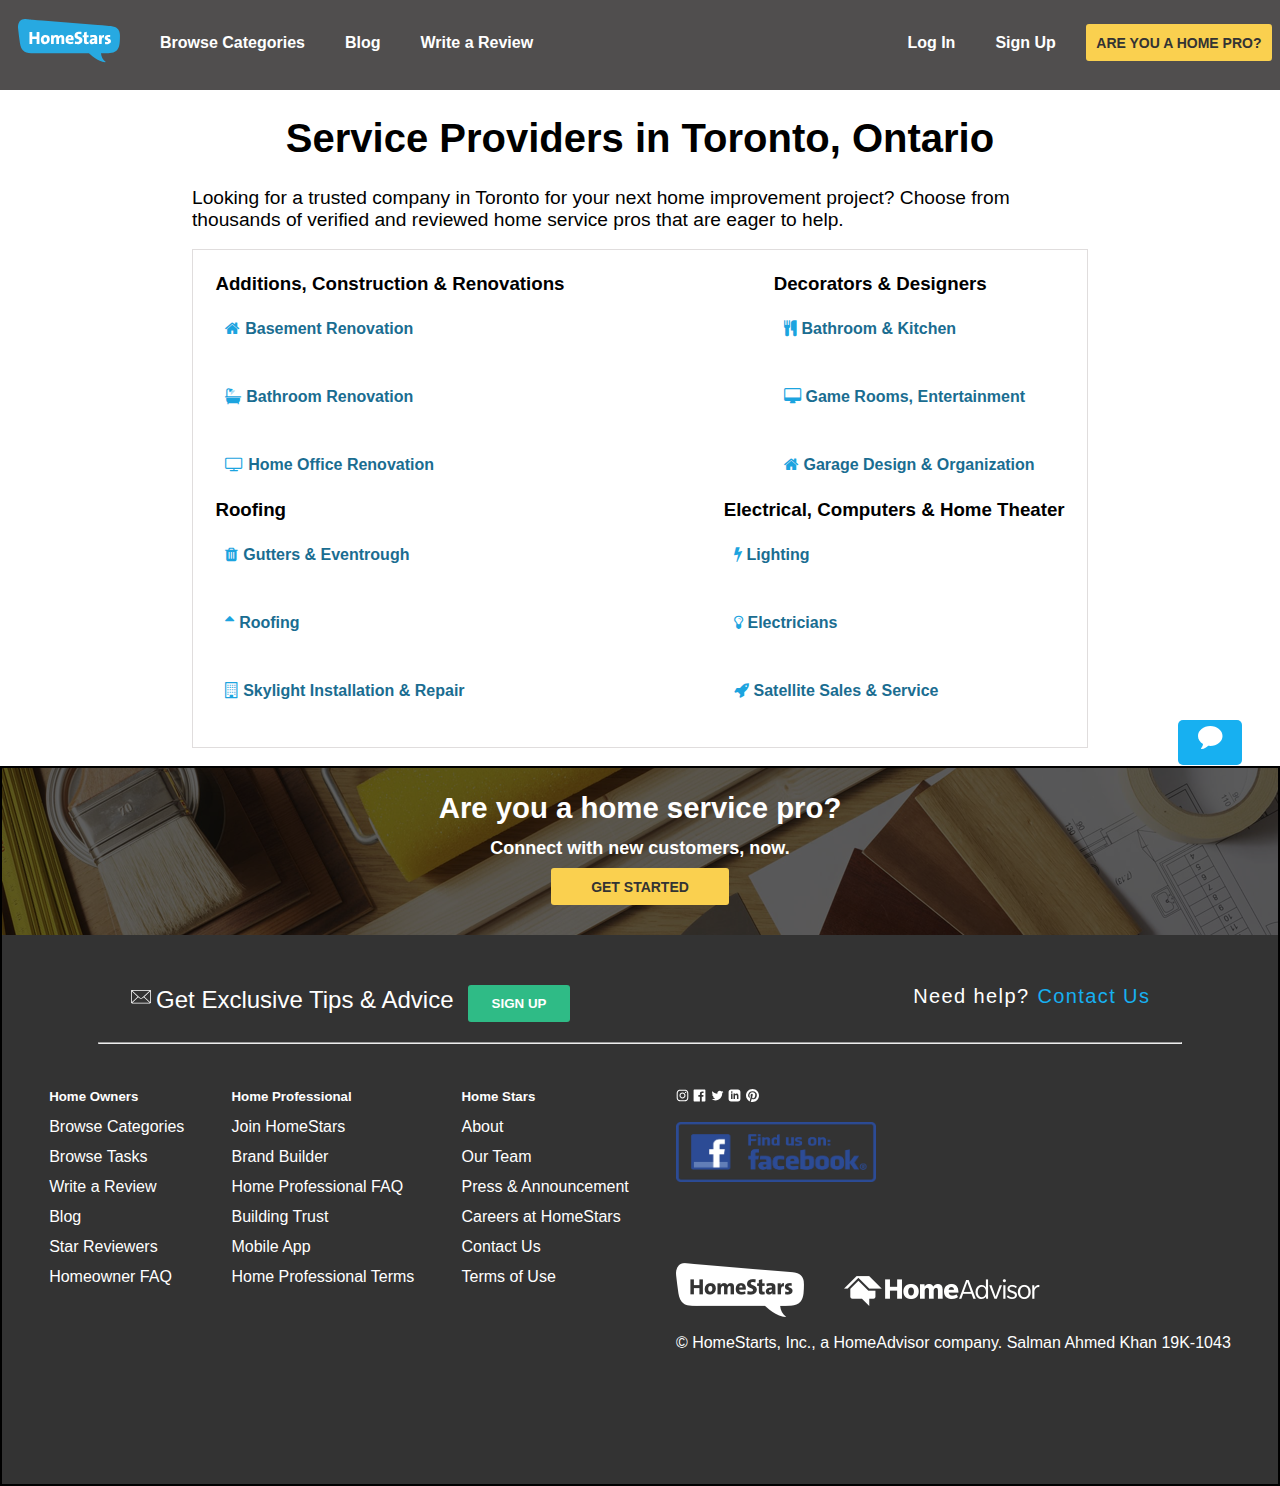
<file: browseCategories.html>
<!DOCTYPE html>
<html lang="en">

<head>
    <meta charset="UTF-8">
    <meta http-equiv="X-UA-Compatible" content="IE=edge">
    <meta name="viewport" content="width=device-width, initial-scale=1.0">
    <link rel="stylesheet" href="style.css">
    <link rel="stylesheet" href="./browseCategories.css">
    <script src="script.js"></script>
    <link rel="stylesheet" href="https://cdnjs.cloudflare.com/ajax/libs/font-awesome/4.7.0/css/font-awesome.min.css">
    <title>Browse Categories</title>

</head>

<body>
    <!-- Header Content -->
    <header>
        <!-- Navbar Content -->
        <nav class="navbar">
            <ul class="nav-left">
                <li>
                    <a href="./index.html">
                        <svg style="cursor: pointer;" viewBox="0 0 102 45" version="1.1" height="45px" width="102px"
                            data-reactid="4">
                            <g stroke="none" stroke-width="1" fill="none" fill-rule="evenodd" data-reactid="5">
                                <g transform="translate(-85.000000, -25.000000)" data-reactid="6">
                                    <g transform="translate(85.000000, 25.000000)" data-reactid="7">
                                        <g data-reactid="8">
                                            <g data-reactid="9">
                                                <g data-reactid="10">
                                                    <polygon fill="#FFFFFF"
                                                        points="8.67975652 29.5964087 97.3692 29.5964087 97.3692 11.5503913 8.67975652 11.5503913"
                                                        data-reactid="11"></polygon>
                                                    <g transform="translate(0.000000, 0.664774)" fill="#27A9E1"
                                                        data-reactid="12">
                                                        <path
                                                            d="M74.5575652,21.8033426 C74.3730783,21.9044557 74.2462435,22.0233078 74.1744,22.1590122 C74.1034435,22.2956035 74.0679652,22.447273 74.0679652,22.6131339 C74.0679652,22.8508383 74.1451304,23.0495165 74.2994609,23.2091687 C74.4537913,23.3697078 74.6728696,23.4495339 74.9584696,23.4495339 C75.1828696,23.4495339 75.3913043,23.4025252 75.581113,23.3067339 C75.7700348,23.2118296 75.9305739,23.0876557 76.0609565,22.9333252 C76.1913391,22.7789948 76.295113,22.5980557 76.3731652,22.3905078 C76.4494435,22.18296 76.4884696,21.9727513 76.4884696,21.7589948 L76.4884696,21.4742817 C76.0139478,21.4742817 75.6192522,21.5035513 75.3052696,21.5629774 C74.9904,21.6224035 74.7411652,21.7031165 74.5575652,21.8033426"
                                                            data-reactid="13"></path>
                                                        <path
                                                            d="M27.3466435,18.5912296 C27.132887,18.5912296 26.9253391,18.6329165 26.724,18.7154035 C26.5217739,18.7987774 26.3408348,18.92916 26.1811826,19.1074383 C26.0206435,19.2848296 25.8929217,19.5136643 25.7980174,19.7921687 C25.703113,20.07156 25.6561043,20.4068296 25.6561043,20.7979774 C25.6561043,21.6166383 25.786487,22.2153339 26.0472522,22.5949513 C26.3080174,22.9754557 26.724,23.1643774 27.2934261,23.1643774 C27.7910087,23.1643774 28.191913,22.969247 28.4943652,22.5772122 C28.7968174,22.1860643 28.948487,21.6166383 28.948487,20.8689339 C28.948487,20.1096991 28.8234261,19.540273 28.5741913,19.1606557 C28.3249565,18.7810383 27.9160696,18.5912296 27.3466435,18.5912296"
                                                            data-reactid="14"></path>
                                                        <path
                                                            d="M51.7422052,18.2353826 C51.3510574,18.2353826 51.0237704,18.3781826 50.7630052,18.6620087 C50.50224,18.9467217 50.3479096,19.3210174 50.3009009,19.7831217 L52.9874922,19.7831217 C53.01144,19.2731217 52.9076661,18.8881826 52.6761704,18.6265304 C52.4446748,18.3657652 52.133353,18.2353826 51.7422052,18.2353826"
                                                            data-reactid="15"></path>
                                                        <g data-reactid="16">
                                                            <path
                                                                d="M92.6084609,23.7431165 C92.4186522,24.1165252 92.1490174,24.4340557 91.7986696,24.6948209 C91.4492087,24.956473 91.0279043,25.1578122 90.5356435,25.3006122 C90.0433826,25.4425252 89.4943565,25.5134817 88.8894522,25.5134817 C88.178113,25.5134817 87.5244261,25.4309948 86.9319391,25.264247 L87.0738522,23.0574991 C87.6193304,23.2952035 88.2366522,23.4140557 88.9249304,23.4140557 C89.2690696,23.4140557 89.5360435,23.3519687 89.7258522,23.2269078 C89.9156609,23.1027339 90.0105652,22.9333252 90.0105652,22.7195687 C90.0105652,22.5058122 89.9307391,22.3372904 89.7702,22.2131165 C89.6105478,22.0880557 89.4083217,21.97896 89.1652957,21.8831687 C88.9222696,21.7882643 88.6606174,21.6880383 88.382113,21.5807165 C88.1027217,21.4742817 87.8419565,21.32616 87.5989304,21.1363513 C87.3559043,20.9465426 87.1545652,20.6999687 86.9940261,20.3975165 C86.833487,20.0950643 86.7536609,19.7003687 86.7536609,19.2143165 C86.7536609,18.8107513 86.8308261,18.428473 86.9851565,18.0665948 C87.139487,17.7047165 87.3763043,17.389847 87.6973826,17.122873 C88.0175739,16.8558991 88.4238,16.6456904 88.9160609,16.49136 C89.4083217,16.3370296 89.9928261,16.2598643 90.668687,16.2598643 C90.9063913,16.2598643 91.1609478,16.2749426 91.4341304,16.3042122 C91.7064261,16.3343687 91.9680783,16.3733948 92.217313,16.4204035 L92.1277304,18.5375687 C91.9024435,18.4550817 91.6567565,18.3956557 91.3897826,18.3601774 C91.1228087,18.3246991 90.8584957,18.30696 90.5977304,18.30696 C90.2535913,18.30696 89.9990348,18.369047 89.832287,18.4932209 C89.6664261,18.6182817 89.5830522,18.7814817 89.5830522,18.9828209 C89.5830522,19.1726296 89.6664261,19.32696 89.832287,19.4458122 C89.9990348,19.5646643 90.2030348,19.6773078 90.4469478,19.7837426 C90.6899739,19.8901774 90.9534,20.0028209 91.238113,20.121673 C91.5228261,20.2405252 91.7871391,20.3948557 92.0301652,20.5846643 C92.2731913,20.774473 92.4780783,21.02016 92.6439391,21.3226122 C92.8098,21.6250643 92.8931739,22.0144383 92.8931739,22.488073 C92.8931739,22.9510643 92.7982696,23.3697078 92.6084609,23.7431165 L92.6084609,23.7431165 Z M85.9491913,18.9473426 C85.2023739,18.7814817 84.6391565,18.9145252 84.2586522,19.34736 C83.8790348,19.7810817 83.690113,20.5545078 83.690113,21.6702991 L83.690113,25.3183513 L81.0026348,25.3183513 L81.0026348,16.4736209 L83.5136087,16.4736209 C83.5136087,16.6634296 83.5047391,16.9037948 83.487,17.1947165 C83.4683739,17.4856383 83.4364435,17.7668035 83.3894348,18.0399861 L83.4240261,18.0399861 C83.6608435,17.5060383 83.9925652,17.0669948 84.4191913,16.7228557 C84.8467043,16.3787165 85.3983913,16.2243861 86.0742522,16.2598643 L85.9491913,18.9473426 Z M76.7372609,25.3183513 C76.7372609,25.1045948 76.7399217,24.8846296 76.7461304,24.6593426 C76.7523391,24.4340557 76.7727391,24.2087687 76.8082174,23.9834817 L76.7913652,23.9834817 C76.5776087,24.446473 76.2272609,24.8172209 75.7412087,25.0957252 C75.2542696,25.3742296 74.7025826,25.5134817 74.0861478,25.5134817 C73.6586348,25.5134817 73.2852261,25.4451861 72.9650348,25.3085948 C72.6439565,25.1728904 72.3778696,24.9857426 72.164113,24.7489252 C71.9503565,24.5112209 71.7871565,24.2353774 71.674513,23.9213948 C71.5618696,23.6065252 71.5051043,23.2659339 71.5051043,22.897847 C71.5051043,22.3399513 71.6301652,21.8627687 71.8794,21.4654122 C72.1286348,21.0680557 72.471887,20.7443165 72.9118174,20.4950817 C73.3499739,20.245847 73.8750522,20.062247 74.4861652,19.9433948 C75.0972783,19.8254296 75.7642696,19.7660035 76.4880261,19.7660035 L76.4880261,19.4103339 C76.4880261,19.042247 76.3727217,18.7690643 76.1412261,18.591673 C75.9097304,18.4133948 75.4972957,18.3246991 74.9048087,18.3246991 C74.5127739,18.3246991 74.0976783,18.3805774 73.6586348,18.4932209 C73.2195913,18.6067513 72.8222348,18.7451165 72.4665652,18.9118643 L72.0035739,16.7938122 C72.4665652,16.6279513 72.9969652,16.4949078 73.5965478,16.3937948 C74.1952435,16.2926817 74.7859565,16.2421252 75.366913,16.2421252 C76.1146174,16.2421252 76.7346,16.3104209 77.2268609,16.4470122 C77.7191217,16.5836035 78.1138174,16.7849426 78.4100609,17.0519165 C78.7063043,17.3188904 78.9147391,17.6426296 79.0327043,18.02136 C79.1515565,18.4018643 79.2109826,18.8346991 79.2109826,19.3207513 L79.2109826,23.2180383 C79.2109826,23.5382296 79.2171913,23.8823687 79.2287217,24.2504557 C79.2402522,24.6176557 79.2579913,24.9742122 79.2819391,25.3183513 L76.7372609,25.3183513 Z M69.7240957,25.4425252 C69.3684261,25.4895339 69.0304957,25.5134817 68.7103043,25.5134817 C68.1994174,25.5134817 67.7727913,25.466473 67.4286522,25.3715687 C67.084513,25.2766643 66.8060087,25.119673 66.5922522,24.8997078 C66.3784957,24.6806296 66.227713,24.3897078 66.1390174,24.0278296 C66.0494348,23.6659513 66.005087,23.2118296 66.005087,22.6663513 L66.005087,18.5553078 L64.6702174,18.5553078 L64.6702174,16.4736209 L66.005087,16.4736209 L66.005087,13.8579861 L68.7280435,13.1280209 L68.7280435,16.4736209 L70.6314522,16.4736209 L70.6314522,18.5553078 L68.7280435,18.5553078 L68.7280435,22.0437078 C68.7280435,22.4951687 68.7927913,22.8091513 68.9231739,22.9865426 C69.0535565,23.1648209 69.2912609,23.2535165 69.6354,23.2535165 C69.8012609,23.2535165 69.9582522,23.2419861 70.1063739,23.2180383 C70.2553826,23.1949774 70.4061652,23.1648209 70.5604957,23.1293426 L70.7210348,25.2465078 C70.4123739,25.3298817 70.0806522,25.3946296 69.7240957,25.4425252 L69.7240957,25.4425252 Z M64.0990174,23.1027339 C63.8675217,23.5949948 63.5411217,24.0216209 63.1207043,24.3834991 C62.6994,24.7453774 62.1982696,25.0274296 61.617313,25.2287687 C61.0354696,25.4309948 60.3888783,25.5312209 59.6766522,25.5312209 C59.108113,25.5312209 58.5919043,25.5046122 58.128913,25.4513948 C57.6659217,25.3981774 57.2268783,25.3183513 56.8117826,25.2110296 L57.0787565,22.5776557 C57.4699043,22.7435165 57.8885478,22.8738991 58.3338,22.9688035 C58.7781652,23.0645948 59.2500261,23.1116035 59.7484957,23.1116035 C60.1990696,23.1116035 60.5848957,23.0131513 60.905087,22.8180209 C61.2252783,22.6220035 61.3849304,22.304473 61.3849304,21.8654296 C61.3849304,21.5212904 61.2669652,21.2552035 61.0292609,21.0645078 C60.7924435,20.8755861 60.495313,20.7061774 60.1396435,20.5580557 C59.7839739,20.4099339 59.3981478,20.2582643 58.9830522,20.1039339 C58.5670696,19.9496035 58.1821304,19.7420557 57.8264609,19.4812904 C57.4699043,19.2205252 57.1736609,18.8852557 56.9368435,18.4754817 C56.6991391,18.0665948 56.5811739,17.5237774 56.5811739,16.8470296 C56.5811739,16.2776035 56.6876087,15.7649426 56.9013652,15.30816 C57.1142348,14.8513774 57.4228957,14.4566817 57.8264609,14.12496 C58.2291391,13.7923513 58.7249478,13.5377948 59.312113,13.3595165 C59.8992783,13.1812383 60.5724783,13.0925426 61.331713,13.0925426 C61.6403739,13.0925426 61.9960435,13.1102817 62.3996087,13.14576 C62.8031739,13.1812383 63.1765826,13.2406643 63.5207217,13.3240383 L63.271487,15.7436557 C62.5956261,15.5068383 61.9073478,15.3879861 61.2075391,15.3879861 C60.638113,15.3879861 60.2194696,15.49176 59.9524957,15.6993078 C59.6518174,15.9343513 59.5205478,16.2554296 59.5595739,16.6643165 C59.5808609,16.8931513 59.7041478,17.102473 59.8824261,17.247047 C60.1316609,17.4474991 60.4456435,17.6310991 60.8252609,17.7996209 C61.1862522,17.959273 61.578287,18.122473 61.9995913,18.2883339 C62.4200087,18.4550817 62.8120435,18.6714991 63.1739217,18.938473 C63.5358,19.205447 63.8382522,19.5433774 64.0812783,19.9522643 C64.3243043,20.3620383 64.4458174,20.8809078 64.4458174,21.50976 C64.4458174,22.0791861 64.330513,22.610473 64.0990174,23.1027339 L64.0990174,23.1027339 Z M55.6480957,20.9492035 C55.6303565,21.1452209 55.6099565,21.3554296 55.5860087,21.5807165 L50.3006348,21.5807165 C50.3121652,22.16256 50.4966522,22.6131339 50.8532087,22.9333252 C51.2106522,23.2535165 51.7579043,23.4140557 52.4958522,23.4140557 C52.9242522,23.4140557 53.3588609,23.3697078 53.7987913,23.2801252 C54.2387217,23.1914296 54.6733304,23.0521774 55.1017304,22.8623687 L55.3678174,24.9085774 C54.8578174,25.1108035 54.314113,25.2615861 53.7375913,25.3626991 C53.1610696,25.4629252 52.5996261,25.5134817 52.0523739,25.5134817 C50.6022,25.5134817 49.4908435,25.1516035 48.7191913,24.427847 C47.9466522,23.7049774 47.5599391,22.5599165 47.5599391,20.9935513 C47.5599391,20.3176904 47.6521826,19.6888383 47.8366696,19.1069948 C48.0202696,18.5260383 48.2943391,18.0249078 48.6571043,17.6036035 C49.0189826,17.1822991 49.4651217,16.8532383 49.9946348,16.6155339 C50.5232609,16.3787165 51.1326,16.2598643 51.8226522,16.2598643 C52.4878696,16.2598643 53.0643913,16.3671861 53.5522174,16.5800557 C54.0400435,16.7938122 54.4409478,17.0847339 54.7558174,17.4519339 C55.070687,17.8200209 55.3030696,18.2528557 55.4520783,18.7513252 C55.6002,19.2497948 55.6747043,19.7899513 55.6747043,20.3709078 C55.6747043,20.5607165 55.6658348,20.7531861 55.6480957,20.9492035 L55.6480957,20.9492035 Z M46.2312783,25.3183513 L43.5083217,25.3183513 L43.5083217,19.7695513 C43.5083217,19.38816 43.4524435,19.0883687 43.340687,18.8675165 C43.2289304,18.6475513 43.0196087,18.5375687 42.7127217,18.5375687 C42.5131565,18.5375687 42.3100435,18.6005426 42.1033826,18.7256035 C41.8976087,18.8506643 41.7122348,19.0262817 41.5472609,19.2515687 C41.3814,19.4777426 41.2492435,19.7456035 41.1490174,20.0542643 C41.0487913,20.3638122 40.9991217,20.6973078 40.9991217,21.0538643 L40.9991217,25.3183513 L38.3125304,25.3183513 L38.3125304,19.7509252 C38.3125304,19.3943687 38.2584261,19.10256 38.1511043,18.877273 C38.0428957,18.6510991 37.8282522,18.5375687 37.5054,18.5375687 C37.2907565,18.5375687 37.0752261,18.6032035 36.8605826,18.734473 C36.6459391,18.8648557 36.4579043,19.0440209 36.2964783,19.2693078 C36.1350522,19.4954817 36.0037826,19.7606817 35.9017826,20.0631339 C35.7997826,20.366473 35.7492261,20.6973078 35.7492261,21.0538643 L35.7492261,25.3183513 L33.0626348,25.3183513 L33.0626348,16.4736209 L35.5913478,16.4736209 C35.5913478,16.6385948 35.5824783,16.8532383 35.5647391,17.1175513 C35.546113,17.3818643 35.5203913,17.6319861 35.4840261,17.8670296 L35.5017652,17.8670296 C35.7767217,17.3729948 36.1616609,16.9845078 36.6565826,16.7015687 C37.1523913,16.4195165 37.7164957,16.2776035 38.3488957,16.2776035 C39.0291913,16.2776035 39.5693478,16.4283861 39.9693652,16.7281774 C40.3693826,17.0279687 40.6407913,17.4075861 40.7844783,17.8670296 C41.0204087,17.4315339 41.3751913,17.0581252 41.8488261,16.7459165 C42.3215739,16.4337078 42.8954348,16.2776035 43.5695217,16.2776035 C44.4334174,16.2776035 45.0924261,16.5241774 45.5474348,17.0164383 C46.0033304,17.5086991 46.2312783,18.2590643 46.2312783,19.2675339 L46.2312783,25.3183513 Z M31.4040261,22.6663513 C31.1663217,23.2597252 30.8399217,23.7670643 30.4248261,24.1883687 C30.0097304,24.609673 29.5174696,24.9351861 28.9480435,25.1666817 C28.3786174,25.3981774 27.7612957,25.5134817 27.0969652,25.5134817 C26.4565826,25.5134817 25.8756261,25.4309948 25.3532087,25.264247 C24.8316783,25.0983861 24.3837652,24.8376209 24.0103565,24.4819513 C23.6360609,24.1253948 23.348687,23.6694991 23.1464609,23.1116035 C22.9451217,22.5537078 22.8440087,21.8831687 22.8440087,21.100873 C22.8440087,20.3771165 22.9602,19.7181078 23.1916957,19.1247339 C23.4223043,18.532247 23.7487043,18.0249078 24.1700087,17.6036035 C24.591313,17.1822991 25.0862348,16.8558991 25.6556609,16.6252904 C26.225087,16.3937948 26.8486174,16.2776035 27.5244783,16.2776035 C28.877087,16.2776035 29.9210348,16.6456904 30.6563217,17.3809774 C31.3916087,18.1171513 31.7596957,19.225847 31.7596957,20.7088383 C31.7596957,21.4210643 31.6408435,22.0729774 31.4040261,22.6663513 L31.4040261,22.6663513 Z M21.4319739,25.3183513 L18.6558,25.3183513 L18.6558,20.3176904 L14.2600435,20.3176904 L14.2600435,25.3183513 L11.4838696,25.3183513 L11.4838696,13.3062991 L14.2600435,13.3062991 L14.2600435,17.9149252 L18.6558,17.9149252 L18.6558,13.3062991 L21.4319739,13.3062991 L21.4319739,25.3183513 Z M96.8144087,8.38812522 C94.2910174,7.46657739 91.4571913,7.42134261 88.8096261,7.18984696 C85.8347739,6.93085565 82.7162348,6.69936 79.7413826,6.44569043 C73.5459913,5.9179513 67.4153478,5.49398609 61.2199565,4.9591513 C48.9036783,3.89746435 36.5909478,2.8091687 24.2728957,1.7687687 C21.0736435,1.49913391 17.8770522,1.20998609 14.6760261,0.961638261 C12.1322348,0.710629565 7.52981739,0.219255652 6.85927826,0.221916522 C2.85910435,0.238768696 0.866113043,2.86504696 0.209765217,6.16984696 C-0.0474521739,7.46391652 -0.051,8.79612522 0.106878261,10.10616 C0.68073913,14.8708904 1.16324348,19.6613426 1.91626957,24.3985774 C2.45997391,27.8160209 3.50924348,31.1873426 6.59585217,33.1342122 C9.56006087,35.0048035 15.7998,34.5923687 20.1015391,34.5941426 C25.0906696,34.5968035 30.080687,34.5985774 35.0698174,34.5985774 C45.2982,34.5994643 55.5265826,34.5959165 65.7558522,34.5817252 C67.1226522,34.5799513 70.8922174,34.5994643 70.8922174,34.5994643 C70.8922174,34.5994643 71.5255043,35.0784209 72.1002522,35.6221252 C73.5699391,37.0119861 75.1460609,38.2936383 76.835713,39.4067687 C79.7981478,41.3607339 84.1708435,43.7643861 87.8463913,43.4291165 C84.9061304,41.3075165 83.2510696,38.2448557 82.9903043,34.6446991 C88.2011739,34.5311687 95.8653652,35.2930643 99.1453304,31.30176 C102.122843,27.6794296 101.802652,21.9771861 101.95787,17.5787687 C102.097122,13.6122991 100.827887,9.85337739 96.8144087,8.38812522 L96.8144087,8.38812522 Z"
                                                                data-reactid="17"></path>
                                                        </g>
                                                    </g>
                                                </g>
                                            </g>
                                        </g>
                                    </g>
                                </g>
                            </g>
                        </svg>
                    </a>
                </li>
                <!-- <li><a href="#">HomeStars</a></li> -->
                <li><a href="./browseCategories.html" target="_blank">Browse Categories</a></li>
                <li><a href="./blog.html" target="_blank">Blog</a></li>
                <li><a href="./review.html" target="_blank">Write a Review</a></li>
            </ul>
            <ul class="nav-right">
                <li><a href="./login.html" target="_blank">Log In</a></li>
                <li><a href="./signup.html" target="_blank">Sign Up</a></li>
                <button id="navBtn" onclick="handleNavBtn()">ARE YOU A HOME PRO?</button>
            </ul>
        </nav>
    </header>
    <!-- Content -->
    <section style="
            background-color: #17b0f1;
            width: 5%;
            height: 5%;
            text-align: center;
            position: fixed;
            top: 80%;
            border-radius: 5px;
            cursor: pointer;
            left: 92%;
            " onclick="handleMessage()">
        <svg style="padding: 6px;" class="drift-default-icon drift-default-icon--chat-round" width="65px" height="35px"
            viewBox="0 0 25 23">
            <path
                d="M24.516 9.953C24.516 4.453 19.04 0 12.258 0 5.476 0 0 4.452 0 9.953c0 3.318 1.986 6.24 5.05 8.053-.34 2.552-1.815 4.055-1.844 4.084-.14.14-.17.368-.113.567a.524.524 0 0 0 .482.312c2.95 0 5.335-1.93 6.612-3.206.652.086 1.362.142 2.07.142 6.783 0 12.26-4.452 12.26-9.953z"
                fill="#FFFFFF"></path>
        </svg>
    </section>
    <div class="categoriesContainer">
        <h1>Service Providers in Toronto, Ontario</h1>
        <p>Looking for a trusted company in Toronto for your next home improvement project? Choose from thousands of
            verified and reviewed home service pros that are eager to help.</p>
        <div class="contentCategories">
            <div>
                <h3><b>Additions, Construction & Renovations</b></h3>
                <ul>
                    <li>
                        <i class="fa fa-home"></i><a>Basement Renovation</a>
                    </li>
                    <li>
                        <i class="fa fa-bathtub"></i><a>Bathroom Renovation</a>
                    </li>
                    <li>
                        <i class="fa fa-tv"></i><a>Home Office Renovation</a>
                    </li>
                </ul>
            </div>

            <div>
                <h3><b>Decorators & Designers</b></h3>
                <ul>
                    <li>
                        <i class="fa fa-cutlery"></i><a>Bathroom & Kitchen</a>
                    </li>
                    <li>
                        <i class="fa fa-desktop"></i><a>Game Rooms, Entertainment</a>
                    </li>
                    <li>
                        <i class="fa fa-home"></i><a>Garage Design & Organization</a>
                    </li>
                </ul>
            </div>

            <div>
                <h3><b>Roofing</b></h3>
                <ul>
                    <li>
                        <i class="fa fa-trash"></i><a>Gutters & Eventrough</a>
                    </li>
                    <li>
                        <i class="fa fa-sort-asc"></i><a>Roofing</a>
                    </li>
                    <li>
                        <i class="fa fa-building-o"></i><a>Skylight Installation & Repair</a>
                    </li>
                </ul>
            </div>

            <div>
                <h3><b>Electrical, Computers & Home Theater</b></h3>
                <ul>
                    <li>
                        <i class="fa fa-flash"></i><a>Lighting</a>
                    </li>
                    <li>
                        <i class="fa fa-lightbulb-o"></i><a>Electricians</a>
                    </li>
                    <li>
                        <i class="fa fa-rocket"></i><a>Satellite Sales & Service</a>
                    </li>
                </ul>
            </div>
        </div>
    </div>
    <!-- Footer Content -->
    <footer>
        <div class="footerService">
            <h2>Are you a home service pro?</h2>
            <h5>Connect with new customers, now.</h5>
            <button id="navBtn" onclick="handleStarted()">Get Started</button>
        </div>
        <div class="advice">
            <div>
                <svg x="0px" y="0px" width="22" height="22" viewBox="0 0 22 22" data-reactid="5">
                    <g transform="translate(0 0)" data-reactid="6"><svg xmlns="http://www.w3.org/2000/svg" width="22"
                            height="22" viewBox="0 0 22 22" data-reactid="7">
                            <path fill="#FFFFFF" stroke="none" stroke-width="0"
                                d="M14.3615385,10.6931818 L20.2307692,5.25311238 L20.2307692,16.1336231 L14.3615385,10.6931818 Z M8.19423077,11.2085568 L9.13538465,12.0812733 C9.6580769,12.566529 10.3292308,12.808971 11.0003846,12.808971 C11.6707692,12.808971 12.3419231,12.566529 12.8642308,12.0812733 L13.8061539,11.2085568 L19.6684615,16.6426768 L2.33192308,16.6426768 L8.19423077,11.2085568 Z M12.3319231,11.5447033 C11.585,12.2381913 10.4146154,12.2378194 9.6680769,11.5447033 L2.33192308,4.74368687 L19.6684615,4.74368687 L12.3319231,11.5447033 Z M1.76923077,5.25274053 L7.63846155,10.6931818 L1.76923077,16.1339949 L1.76923077,5.25274053 Z M21,5.1155303 C21,4.81359344 20.8742308,4.53991667 20.6715385,4.33874937 C20.4557692,4.12679861 20.1661539,4 19.8461539,4 L2.15384615,4 C1.83384615,4 1.54384615,4.12717045 1.33461538,4.33168434 C1.12653846,4.53805745 1,4.81284975 1,5.1155303 L1,16.2708333 C1,16.5738857 1.12653846,16.8486781 1.33,17.0498453 C1.54384615,17.259565 1.83346154,17.3863636 2.15384615,17.3863636 L19.8461539,17.3863636 C20.1661539,17.3863636 20.4557692,17.259565 20.665,17.0557948 C20.8742308,16.8468188 21,16.573142 21,16.2708333 L21,5.1155303 Z"
                                data-reactid="8"></path>
                        </svg></g>
                </svg>
                <span style="font-size: 18pt; color: #ffff;text-align: center;">Get Exclusive Tips & Advice</span>
                <button id="signUp" onclick="location.href='./signup.html';">SIGN UP</button>
            </div>
            <div>
                <span id="needHelp">Need help?<a href="./contact.html">Contact Us</a></span>
            </div>
        </div>
        <hr>
        <div class="footerSection">
            <div>
                <h5>Home Owners</h5>
                <p>Browse Categories</p>
                <p>Browse Tasks</p>
                <p>Write a Review</p>
                <p>Blog</p>
                <p>Star Reviewers</p>
                <p>Homeowner FAQ</p>
            </div>
            <div>
                <h5>Home Professional</h5>
                <p>Join HomeStars</p>
                <p>Brand Builder</p>
                <p>Home Professional FAQ</p>
                <p>Building Trust</p>
                <p>Mobile App</p>
                <p>Home Professional Terms</p>
            </div>
            <div>
                <h5>Home Stars</h5>
                <p>About</p>
                <p>Our Team</p>
                <p>Press & Announcement</p>
                <p>Careers at HomeStars</p>
                <p>Contact Us</p>
                <p>Terms of Use</p>
            </div>
            <div>
                <span>
                    <svg x="0px" y="0px" width="13" height="13" viewBox="0 0 22 22" data-reactid="77">
                        <g transform="translate(0 0)" data-reactid="78"><svg x="0px" y="0px" width="22px" height="22px"
                                viewBox="0 0 22 22" data-reactid="79">
                                <g transform="translate(1 1)" data-reactid="80">
                                    <radialGradient id="insta_radial_1" cx="64.9629" cy="-571.0752" r="10"
                                        gradientTransform="matrix(0 -1.9815 -1.8434 0 -1047.4216 150.2586)"
                                        gradientUnits="userSpaceOnUse" data-reactid="81">
                                        <stop offset="0" style="stop-color:#FFDD55;" data-reactid="82"></stop>
                                        <stop offset="0.1" style="stop-color:#FFDD55;" data-reactid="83"></stop>
                                        <stop offset="0.5" style="stop-color:#FF543E;" data-reactid="84"></stop>
                                        <stop offset="1" style="stop-color:#C837AB;" data-reactid="85"></stop>
                                    </radialGradient>
                                    <path fill="none"
                                        d="M10.004,0.003c-4.175,0-5.396,0.004-5.634,0.023C3.514,0.098,2.98,0.232,2.399,0.521 c-0.447,0.223-0.801,0.48-1.148,0.842c-0.635,0.658-1.02,1.469-1.158,2.432C0.025,4.263,0.005,4.358,0.001,6.746 c-0.001,0.797,0,1.845,0,3.25c0,4.171,0.005,5.391,0.024,5.629c0.069,0.832,0.2,1.356,0.478,1.931 c0.529,1.099,1.539,1.924,2.73,2.23c0.412,0.105,0.867,0.164,1.451,0.192c0.248,0.011,2.772,0.019,5.298,0.019 s5.051-0.004,5.293-0.016c0.677-0.032,1.069-0.085,1.504-0.197c1.198-0.308,2.19-1.121,2.731-2.234 c0.271-0.561,0.408-1.104,0.471-1.894C19.994,15.483,20,12.736,20,9.993c0-2.744-0.006-5.485-0.02-5.657 c-0.063-0.804-0.2-1.343-0.48-1.914c-0.229-0.467-0.485-0.816-0.856-1.172c-0.661-0.632-1.471-1.017-2.435-1.156 c-0.468-0.067-0.56-0.087-2.951-0.091H10.004z"
                                        data-reactid="86"></path>
                                    <radialGradient id="insta_radial_2" cx="571.9092" cy="-301.2217" r="10.0004"
                                        gradientTransform="matrix(0.1739 0.8685 3.5809 -0.717 975.8375 -711.2343)"
                                        gradientUnits="userSpaceOnUse" data-reactid="87">
                                        <stop offset="0" style="stop-color:#3771C8;" data-reactid="88"></stop>
                                        <stop offset="0.128" style="stop-color:#3771C8;" data-reactid="89"></stop>
                                        <stop offset="1" style="stop-color:#6600FF;stop-opacity:0;" data-reactid="90">
                                        </stop>
                                    </radialGradient>
                                    <path fill="none"
                                        d="M10.004,0.003c-4.175,0-5.396,0.004-5.634,0.023C3.514,0.098,2.98,0.232,2.399,0.521 c-0.447,0.223-0.801,0.48-1.148,0.842c-0.635,0.658-1.02,1.469-1.158,2.432C0.025,4.263,0.005,4.358,0.001,6.746 c-0.001,0.797,0,1.845,0,3.25c0,4.171,0.005,5.391,0.024,5.629c0.069,0.832,0.2,1.356,0.478,1.931 c0.529,1.099,1.539,1.924,2.73,2.23c0.412,0.105,0.867,0.164,1.451,0.192c0.248,0.011,2.772,0.019,5.298,0.019 s5.051-0.004,5.293-0.016c0.677-0.032,1.069-0.085,1.504-0.197c1.198-0.308,2.19-1.121,2.731-2.234 c0.271-0.561,0.408-1.104,0.471-1.894C19.994,15.483,20,12.736,20,9.993c0-2.744-0.006-5.485-0.02-5.657 c-0.063-0.804-0.2-1.343-0.48-1.914c-0.229-0.467-0.485-0.816-0.856-1.172c-0.661-0.632-1.471-1.017-2.435-1.156 c-0.468-0.067-0.56-0.087-2.951-0.091H10.004z"
                                        data-reactid="91"></path>
                                    <g transform="scale(1.333) translate(-2.5,-2.5)" data-reactid="92">
                                        <path fill="none"
                                            d="M17.339,6.958c-0.037-0.786-0.162-1.322-0.343-1.792c-0.189-0.485-0.441-0.897-0.853-1.308 c-0.41-0.411-0.821-0.663-1.308-0.852c-0.471-0.183-1.008-0.307-1.793-0.343C12.255,2.628,12.005,2.62,10,2.62 c-2.004,0-2.256,0.009-3.043,0.045c-0.786,0.036-1.323,0.16-1.792,0.343c-0.486,0.188-0.897,0.44-1.309,0.852 c-0.411,0.41-0.662,0.822-0.852,1.308c-0.184,0.47-0.308,1.006-0.343,1.792c-0.035,0.787-0.045,1.039-0.045,3.045 c0,2.005,0.009,2.256,0.045,3.043c0.036,0.786,0.16,1.322,0.343,1.792c0.188,0.485,0.44,0.897,0.852,1.308 c0.41,0.411,0.822,0.664,1.308,0.853c0.47,0.183,1.006,0.307,1.792,0.343c0.788,0.036,1.039,0.045,3.044,0.045 s2.256-0.009,3.044-0.045c0.786-0.036,1.323-0.16,1.793-0.343c0.485-0.188,0.896-0.441,1.307-0.853 c0.411-0.41,0.663-0.822,0.853-1.308c0.181-0.47,0.306-1.006,0.343-1.792c0.035-0.787,0.045-1.038,0.045-3.043 C17.384,7.998,17.374,7.747,17.339,6.958z"
                                            data-reactid="93"></path>
                                        <path fill="#FFFFFF"
                                            d="M9.999,2.617c-2.005,0-2.257,0.009-3.044,0.045c-0.786,0.036-1.323,0.16-1.792,0.343 c-0.486,0.188-0.897,0.44-1.309,0.852c-0.411,0.41-0.662,0.822-0.852,1.308C2.819,5.634,2.695,6.17,2.66,6.956 c-0.035,0.787-0.045,1.039-0.045,3.045c0,2.005,0.009,2.256,0.045,3.043c0.036,0.786,0.16,1.322,0.343,1.792 c0.188,0.485,0.44,0.897,0.852,1.308c0.41,0.411,0.822,0.664,1.308,0.853c0.47,0.183,1.006,0.307,1.792,0.343 c0.788,0.036,1.039,0.045,3.044,0.045s2.256-0.009,3.044-0.045c0.786-0.036,1.323-0.16,1.793-0.343 c0.485-0.188,0.896-0.441,1.307-0.853c0.411-0.41,0.663-0.822,0.853-1.308c0.181-0.47,0.306-1.006,0.343-1.792 c0.035-0.787,0.045-1.038,0.045-3.043c0-2.006-0.01-2.257-0.045-3.045C17.3,6.17,17.175,5.634,16.994,5.164 c-0.189-0.485-0.441-0.897-0.853-1.308c-0.41-0.411-0.821-0.663-1.308-0.852c-0.471-0.183-1.008-0.307-1.793-0.343 c-0.788-0.036-1.038-0.045-3.044-0.045H9.999z M9.337,3.948c0.196-0.001,0.416,0,0.662,0c1.972,0,2.205,0.007,2.983,0.042 c0.72,0.033,1.11,0.153,1.371,0.254c0.344,0.135,0.59,0.294,0.848,0.553c0.26,0.259,0.42,0.504,0.553,0.849 c0.102,0.261,0.222,0.651,0.255,1.371c0.035,0.778,0.043,1.012,0.043,2.982c0,1.97-0.008,2.204-0.043,2.982 c-0.033,0.72-0.153,1.11-0.255,1.37c-0.133,0.345-0.293,0.59-0.553,0.849c-0.258,0.259-0.503,0.419-0.848,0.552 c-0.261,0.102-0.651,0.222-1.371,0.255c-0.778,0.035-1.012,0.043-2.983,0.043s-2.205-0.008-2.983-0.043 c-0.72-0.033-1.11-0.154-1.371-0.255c-0.345-0.133-0.591-0.293-0.849-0.553c-0.259-0.258-0.419-0.504-0.553-0.849 c-0.101-0.26-0.222-0.65-0.254-1.37c-0.036-0.778-0.043-1.012-0.043-2.983s0.007-2.204,0.043-2.982 c0.032-0.72,0.153-1.11,0.254-1.371c0.134-0.345,0.294-0.591,0.553-0.849C5.054,4.536,5.3,4.376,5.645,4.242 c0.261-0.102,0.651-0.222,1.371-0.255c0.682-0.03,0.945-0.04,2.321-0.041V3.948z M13.94,5.174c-0.489,0-0.887,0.396-0.887,0.886 s0.397,0.886,0.887,0.886s0.886-0.396,0.886-0.886S14.43,5.174,13.94,5.174L13.94,5.174z M9.999,6.209 c-2.094,0-3.791,1.697-3.791,3.792c0,2.094,1.697,3.79,3.791,3.79s3.791-1.696,3.791-3.79C13.79,7.906,12.093,6.209,9.999,6.209 L9.999,6.209z M9.999,7.539c1.359,0,2.461,1.103,2.461,2.462c0,1.358-1.102,2.46-2.461,2.46s-2.461-1.102-2.461-2.46 C7.538,8.642,8.64,7.539,9.999,7.539z"
                                            data-reactid="94"></path>
                                    </g>
                                </g>
                            </svg></g>
                    </svg>
                </span>
                <span>
                    <svg x="0px" y="0px" width="13" height="13" viewBox="0 0 22 22" data-reactid="96">
                        <g transform="translate(0 0)" data-reactid="97"><svg x="0px" y="0px" width="22px" height="22px"
                                viewBox="0 0 22 22" data-reactid="98">
                                <g transform="translate(1 1)" data-reactid="99">
                                    <path fill="#FFFFFF"
                                        d="M18.896,0H1.104C0.494,0,0,0.493,0,1.103v17.793C0,19.506,0.494,20,1.104,20h9.579v-7.744H8.076V9.237 h2.606V7.01c0-2.583,1.578-3.99,3.882-3.99c1.104,0,2.053,0.082,2.329,0.119v2.7h-1.598c-1.255,0-1.496,0.596-1.496,1.47v1.928 h2.989l-0.391,3.019h-2.6V20h5.097C19.505,20,20,19.506,20,18.896V1.103C20,0.493,19.505,0,18.896,0z"
                                        data-reactid="100"></path>
                                    <path fill="transparent" stroke="none"
                                        d="M16.398,12.254l0.391-3.019H13.8V7.307c0-0.874,0.241-1.47,1.496-1.47h1.598v-2.7 c-0.276-0.037-1.225-0.119-2.329-0.119c-2.304,0-3.882,1.407-3.882,3.99v2.227H8.076v3.019h2.606v7.744H13.8v-7.744H16.398z"
                                        data-reactid="101"></path>
                                </g>
                            </svg></g>
                    </svg>
                </span>
                <span>
                    <svg x="0px" y="0px" width="13" height="13" viewBox="0 0 22 22" data-reactid="103">
                        <g transform="translate(0 0)" data-reactid="104"><svg xmlns="http://www.w3.org/2000/svg"
                                width="22" height="22" viewBox="0 0 22 22" data-reactid="105">
                                <path fill="#FFFFFF"
                                    d="M7.28991988,19.2542397 C14.8373597,19.2542397 18.9647197,13.0013598 18.9647197,7.57935991 C18.9647197,7.40167992 18.9611197,7.22479992 18.9530397,7.04887992 C19.7541596,6.46975994 20.4505596,5.74711995 20.9999996,4.92431996 C20.2647996,5.25087996 19.4735197,5.47103995 18.6435997,5.57031995 C19.4907197,5.06239996 20.1411996,4.25855998 20.4479196,3.30047999 C19.6548797,3.77047999 18.7771197,4.11239998 17.8424797,4.29639998 C17.0936797,3.49887999 16.0272797,3 14.8472797,3 C12.5810398,3 10.7433598,4.83767997 10.7433598,7.10303992 C10.7433598,7.42511992 10.7794398,7.73815991 10.8498398,8.03863991 C7.43967988,7.86719991 4.41559994,6.23423994 2.39207997,3.75151999 C2.03935998,4.35775997 1.83631998,5.06239996 1.83631998,5.81391995 C1.83631998,7.23751992 2.56079997,8.4942399 3.66231995,9.22943988 C2.98927996,9.20871988 2.35687997,9.02375989 1.80383998,8.71607989 C1.80295998,8.73327989 1.80295998,8.75039989 1.80295998,8.76839989 C1.80295998,10.7559199 3.21751996,12.4149598 5.09495992,12.7911998 C4.75031993,12.8849598 4.38767994,12.9355198 4.01327994,12.9355198 C3.74887995,12.9355198 3.49175995,12.9093598 3.24191996,12.8615198 C3.76423995,14.4917598 5.27895992,15.6780798 7.07519989,15.7115198 C5.67047991,16.8121597 3.90135995,17.4679997 1.97887998,17.4679997 C1.64775999,17.4679997 1.32119999,17.4490397 1,17.4111197 C2.81607997,18.5749597 4.97223993,19.2542397 7.28991988,19.2542397"
                                    data-reactid="106"></path>
                            </svg></g>
                    </svg>
                </span>
                <span>
                    <svg x="0px" y="0px" width="13" height="13" viewBox="0 0 22 22" data-reactid="108">
                        <g transform="translate(0 0)" data-reactid="109"><svg x="0px" y="0px" width="22px" height="22px"
                                viewBox="0 0 22 22" data-reactid="110">
                                <g transform="translate(1 1)" data-reactid="111">
                                    <path fill="#FFFFFF"
                                        d="M15.833,0H4.167C1.866,0,0,1.866,0,4.167v11.667C0,18.134,1.866,20,4.167,20h11.667C18.135,20,20,18.134,20,15.833V4.167 C20,1.866,18.135,0,15.833,0z M6.667,15.833h-2.5V6.667h2.5V15.833z M5.417,5.61c-0.805,0-1.458-0.658-1.458-1.47 c0-0.811,0.653-1.47,1.458-1.47c0.805,0,1.458,0.659,1.458,1.47C6.875,4.952,6.222,5.61,5.417,5.61z M16.667,15.833h-2.5v-4.669 c0-2.807-3.333-2.594-3.333,0v4.669h-2.5V6.667h2.5v1.471c1.164-2.155,5.833-2.314,5.833,2.063V15.833z"
                                        data-reactid="112"></path>
                                    <g fill="transparent" data-reactid="113">
                                        <path
                                            d="M10.833,8.138V6.667h-2.5v9.167h2.5v-4.669c0-2.594,3.333-2.807,3.333,0v4.669h2.5v-5.632 C16.667,5.823,11.997,5.982,10.833,8.138z"
                                            data-reactid="114"></path>
                                        <ellipse cx="5.417" cy="4.14" rx="1.458" ry="1.47" data-reactid="115">
                                        </ellipse>
                                        <rect x="4.167" y="6.667" width="2.5" height="9.167" data-reactid="116">
                                        </rect>
                                    </g>
                                </g>
                            </svg></g>
                    </svg>
                </span>
                <span>
                    <svg x="0px" y="0px" width="13" height="13" viewBox="0 0 22 22" data-reactid="118">
                        <g transform="translate(0 0)" data-reactid="119"><svg x="0px" y="0px" width="22px" height="22px"
                                viewBox="0 0 22 22" data-reactid="120">
                                <path fill="#FFFFFF"
                                    d="M11,0C4.925,0,0,4.925,0,11c0,4.504,2.708,8.373,6.584,10.075c-0.031-0.768-0.005-1.69,0.191-2.526 c0.211-0.893,1.416-5.994,1.416-5.994s-0.352-0.702-0.352-1.74c0-1.63,0.945-2.848,2.122-2.848c1,0,1.484,0.752,1.484,1.651 c0,1.006-0.641,2.51-0.972,3.903c-0.275,1.167,0.585,2.119,1.736,2.119c2.084,0,3.488-2.677,3.488-5.849 c0-2.411-1.624-4.215-4.577-4.215c-3.336,0-5.415,2.488-5.415,5.268c0,0.958,0.282,1.634,0.725,2.158 c0.204,0.24,0.232,0.336,0.158,0.613c-0.053,0.202-0.173,0.689-0.224,0.883c-0.073,0.278-0.298,0.378-0.55,0.275 c-1.537-0.627-2.252-2.311-2.252-4.202c0-3.125,2.635-6.871,7.861-6.871c4.199,0,6.963,3.039,6.963,6.301 c0,4.315-2.398,7.539-5.935,7.539c-1.188,0-2.305-0.642-2.688-1.371c0,0-0.639,2.534-0.773,3.023 c-0.233,0.849-0.69,1.696-1.107,2.357C8.872,21.84,9.917,22,11,22c6.074,0,10.999-4.925,10.999-11S17.074,0,11,0z"
                                    data-reactid="121"></path>
                                <path fill="transparent"
                                    d="M9.76,16.176c0.383,0.729,1.5,1.371,2.688,1.371c3.536,0,5.935-3.224,5.935-7.539 c0-3.262-2.764-6.301-6.963-6.301c-5.227,0-7.861,3.747-7.861,6.871c0,1.892,0.715,3.575,2.252,4.202 c0.252,0.104,0.478,0.004,0.55-0.274c0.051-0.193,0.171-0.681,0.224-0.883c0.074-0.276,0.046-0.373-0.158-0.613 c-0.443-0.523-0.725-1.199-0.725-2.157c0-2.779,2.079-5.268,5.415-5.268c2.953,0,4.577,1.804,4.577,4.215 c0,3.172-1.404,5.849-3.488,5.849c-1.151,0-2.012-0.952-1.736-2.119c0.331-1.394,0.972-2.897,0.972-3.903 c0-0.899-0.483-1.651-1.484-1.651c-1.176,0-2.122,1.217-2.122,2.848c0,1.038,0.352,1.74,0.352,1.74s-1.204,5.101-1.416,5.993 c-0.196,0.834-0.222,1.755-0.191,2.522c0.42,0.185,0.854,0.343,1.3,0.475c0.417-0.66,0.873-1.507,1.105-2.354 C9.122,18.71,9.76,16.176,9.76,16.176z"
                                    data-reactid="122"></path>
                            </svg></g>
                    </svg>
                </span>
                <p style="margin-top: 10px;">
                    <!-- <span style="vertical-align: bottom; width: 90px; height: 28px; margin-top: 80px;"><iframe
                            name="f190d0a0b311b7c" width="1000px" height="1000px"
                            data-testid="fb:like Facebook Social Plugin" title="fb:like Facebook Social Plugin"
                            frameborder="0" allowtransparency="true" allowfullscreen="true" scrolling="no"
                            allow="encrypted-media"
                            src="https://www.facebook.com/v2.7/plugins/like.php?app_id=1386381761690342&amp;channel=https%3A%2F%2Fstaticxx.facebook.com%2Fx%2Fconnect%2Fxd_arbiter%2F%3Fversion%3D46%23cb%3Df1f830c6f16aed8%26domain%3Dhomestars.com%26is_canvas%3Dfalse%26origin%3Dhttps%253A%252F%252Fhomestars.com%252Ff2784975faf236%26relation%3Dparent.parent&amp;container_width=273&amp;href=https%3A%2F%2Fwww.facebook.com%2FHomeStars&amp;layout=button_count&amp;locale=en_US&amp;sdk=joey&amp;send=true&amp;share=false&amp;show_faces=false"
                            style="border: none; visibility: visible; width: 90px; height: 28px;"
                            class=""></iframe></span> -->
                    <span>
                        <a href="https://www.youtube.com/watch?v=iik25wqIuFo" target="_blank"><img src="./images/facebook.jpg" style="width: 200px; height: 60px;"></a>
                    </span>
                </p>
                <div>
                    <img src="./images/footerImg.png" style="margin-top: 70px;">
                    <p>&copy; HomeStarts, Inc., a HomeAdvisor company. <span>Salman Ahmed Khan 19K-1043</span></p>
                </div>
            </div>
        </div>
    </footer>
</body>

</html>
</file>
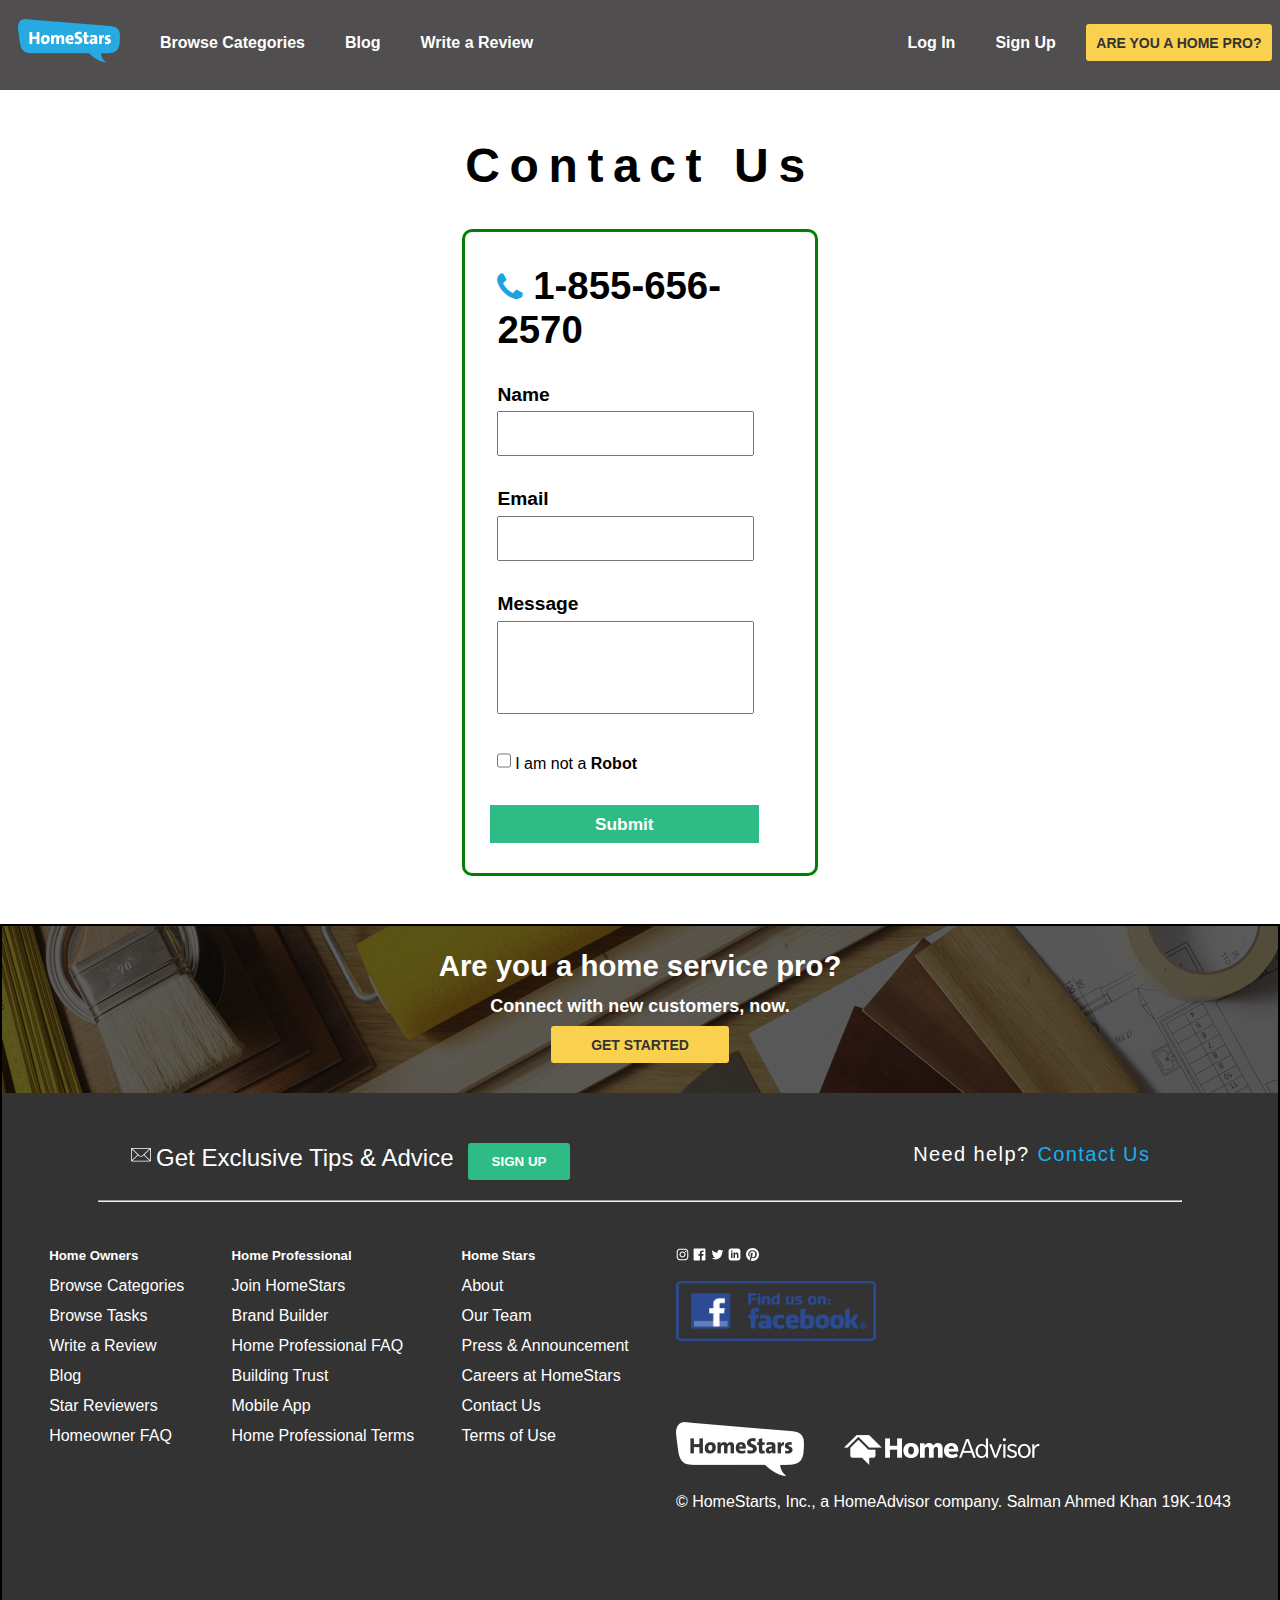
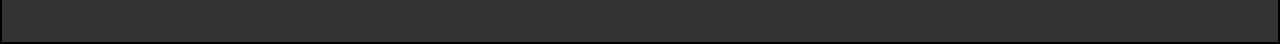
<file: contact.html>
<!DOCTYPE html>
<html lang="en">

<head>
    <meta charset="UTF-8">
    <meta http-equiv="X-UA-Compatible" content="IE=edge">
    <meta name="viewport" content="width=device-width, initial-scale=1.0">
    <link rel="stylesheet" href="style.css">
    <link rel="stylesheet" href="./signup.css">
    <link rel="stylesheet" href="https://cdnjs.cloudflare.com/ajax/libs/font-awesome/4.7.0/css/font-awesome.min.css">
    <script src="script.js"></script>
    <title>Contact Us</title>
</head>

<body>
    <!-- Header Content -->
    <header>

        <!-- Navbar Content -->
        <nav class="navbar">
            <ul class="nav-left">
                <li>
                    <a href="./index.html">
                        <svg style="cursor: pointer;" viewBox="0 0 102 45" version="1.1" height="45px" width="102px"
                            data-reactid="4">
                            <g stroke="none" stroke-width="1" fill="none" fill-rule="evenodd" data-reactid="5">
                                <g transform="translate(-85.000000, -25.000000)" data-reactid="6">
                                    <g transform="translate(85.000000, 25.000000)" data-reactid="7">
                                        <g data-reactid="8">
                                            <g data-reactid="9">
                                                <g data-reactid="10">
                                                    <polygon fill="#FFFFFF"
                                                        points="8.67975652 29.5964087 97.3692 29.5964087 97.3692 11.5503913 8.67975652 11.5503913"
                                                        data-reactid="11"></polygon>
                                                    <g transform="translate(0.000000, 0.664774)" fill="#27A9E1"
                                                        data-reactid="12">
                                                        <path
                                                            d="M74.5575652,21.8033426 C74.3730783,21.9044557 74.2462435,22.0233078 74.1744,22.1590122 C74.1034435,22.2956035 74.0679652,22.447273 74.0679652,22.6131339 C74.0679652,22.8508383 74.1451304,23.0495165 74.2994609,23.2091687 C74.4537913,23.3697078 74.6728696,23.4495339 74.9584696,23.4495339 C75.1828696,23.4495339 75.3913043,23.4025252 75.581113,23.3067339 C75.7700348,23.2118296 75.9305739,23.0876557 76.0609565,22.9333252 C76.1913391,22.7789948 76.295113,22.5980557 76.3731652,22.3905078 C76.4494435,22.18296 76.4884696,21.9727513 76.4884696,21.7589948 L76.4884696,21.4742817 C76.0139478,21.4742817 75.6192522,21.5035513 75.3052696,21.5629774 C74.9904,21.6224035 74.7411652,21.7031165 74.5575652,21.8033426"
                                                            data-reactid="13"></path>
                                                        <path
                                                            d="M27.3466435,18.5912296 C27.132887,18.5912296 26.9253391,18.6329165 26.724,18.7154035 C26.5217739,18.7987774 26.3408348,18.92916 26.1811826,19.1074383 C26.0206435,19.2848296 25.8929217,19.5136643 25.7980174,19.7921687 C25.703113,20.07156 25.6561043,20.4068296 25.6561043,20.7979774 C25.6561043,21.6166383 25.786487,22.2153339 26.0472522,22.5949513 C26.3080174,22.9754557 26.724,23.1643774 27.2934261,23.1643774 C27.7910087,23.1643774 28.191913,22.969247 28.4943652,22.5772122 C28.7968174,22.1860643 28.948487,21.6166383 28.948487,20.8689339 C28.948487,20.1096991 28.8234261,19.540273 28.5741913,19.1606557 C28.3249565,18.7810383 27.9160696,18.5912296 27.3466435,18.5912296"
                                                            data-reactid="14"></path>
                                                        <path
                                                            d="M51.7422052,18.2353826 C51.3510574,18.2353826 51.0237704,18.3781826 50.7630052,18.6620087 C50.50224,18.9467217 50.3479096,19.3210174 50.3009009,19.7831217 L52.9874922,19.7831217 C53.01144,19.2731217 52.9076661,18.8881826 52.6761704,18.6265304 C52.4446748,18.3657652 52.133353,18.2353826 51.7422052,18.2353826"
                                                            data-reactid="15"></path>
                                                        <g data-reactid="16">
                                                            <path
                                                                d="M92.6084609,23.7431165 C92.4186522,24.1165252 92.1490174,24.4340557 91.7986696,24.6948209 C91.4492087,24.956473 91.0279043,25.1578122 90.5356435,25.3006122 C90.0433826,25.4425252 89.4943565,25.5134817 88.8894522,25.5134817 C88.178113,25.5134817 87.5244261,25.4309948 86.9319391,25.264247 L87.0738522,23.0574991 C87.6193304,23.2952035 88.2366522,23.4140557 88.9249304,23.4140557 C89.2690696,23.4140557 89.5360435,23.3519687 89.7258522,23.2269078 C89.9156609,23.1027339 90.0105652,22.9333252 90.0105652,22.7195687 C90.0105652,22.5058122 89.9307391,22.3372904 89.7702,22.2131165 C89.6105478,22.0880557 89.4083217,21.97896 89.1652957,21.8831687 C88.9222696,21.7882643 88.6606174,21.6880383 88.382113,21.5807165 C88.1027217,21.4742817 87.8419565,21.32616 87.5989304,21.1363513 C87.3559043,20.9465426 87.1545652,20.6999687 86.9940261,20.3975165 C86.833487,20.0950643 86.7536609,19.7003687 86.7536609,19.2143165 C86.7536609,18.8107513 86.8308261,18.428473 86.9851565,18.0665948 C87.139487,17.7047165 87.3763043,17.389847 87.6973826,17.122873 C88.0175739,16.8558991 88.4238,16.6456904 88.9160609,16.49136 C89.4083217,16.3370296 89.9928261,16.2598643 90.668687,16.2598643 C90.9063913,16.2598643 91.1609478,16.2749426 91.4341304,16.3042122 C91.7064261,16.3343687 91.9680783,16.3733948 92.217313,16.4204035 L92.1277304,18.5375687 C91.9024435,18.4550817 91.6567565,18.3956557 91.3897826,18.3601774 C91.1228087,18.3246991 90.8584957,18.30696 90.5977304,18.30696 C90.2535913,18.30696 89.9990348,18.369047 89.832287,18.4932209 C89.6664261,18.6182817 89.5830522,18.7814817 89.5830522,18.9828209 C89.5830522,19.1726296 89.6664261,19.32696 89.832287,19.4458122 C89.9990348,19.5646643 90.2030348,19.6773078 90.4469478,19.7837426 C90.6899739,19.8901774 90.9534,20.0028209 91.238113,20.121673 C91.5228261,20.2405252 91.7871391,20.3948557 92.0301652,20.5846643 C92.2731913,20.774473 92.4780783,21.02016 92.6439391,21.3226122 C92.8098,21.6250643 92.8931739,22.0144383 92.8931739,22.488073 C92.8931739,22.9510643 92.7982696,23.3697078 92.6084609,23.7431165 L92.6084609,23.7431165 Z M85.9491913,18.9473426 C85.2023739,18.7814817 84.6391565,18.9145252 84.2586522,19.34736 C83.8790348,19.7810817 83.690113,20.5545078 83.690113,21.6702991 L83.690113,25.3183513 L81.0026348,25.3183513 L81.0026348,16.4736209 L83.5136087,16.4736209 C83.5136087,16.6634296 83.5047391,16.9037948 83.487,17.1947165 C83.4683739,17.4856383 83.4364435,17.7668035 83.3894348,18.0399861 L83.4240261,18.0399861 C83.6608435,17.5060383 83.9925652,17.0669948 84.4191913,16.7228557 C84.8467043,16.3787165 85.3983913,16.2243861 86.0742522,16.2598643 L85.9491913,18.9473426 Z M76.7372609,25.3183513 C76.7372609,25.1045948 76.7399217,24.8846296 76.7461304,24.6593426 C76.7523391,24.4340557 76.7727391,24.2087687 76.8082174,23.9834817 L76.7913652,23.9834817 C76.5776087,24.446473 76.2272609,24.8172209 75.7412087,25.0957252 C75.2542696,25.3742296 74.7025826,25.5134817 74.0861478,25.5134817 C73.6586348,25.5134817 73.2852261,25.4451861 72.9650348,25.3085948 C72.6439565,25.1728904 72.3778696,24.9857426 72.164113,24.7489252 C71.9503565,24.5112209 71.7871565,24.2353774 71.674513,23.9213948 C71.5618696,23.6065252 71.5051043,23.2659339 71.5051043,22.897847 C71.5051043,22.3399513 71.6301652,21.8627687 71.8794,21.4654122 C72.1286348,21.0680557 72.471887,20.7443165 72.9118174,20.4950817 C73.3499739,20.245847 73.8750522,20.062247 74.4861652,19.9433948 C75.0972783,19.8254296 75.7642696,19.7660035 76.4880261,19.7660035 L76.4880261,19.4103339 C76.4880261,19.042247 76.3727217,18.7690643 76.1412261,18.591673 C75.9097304,18.4133948 75.4972957,18.3246991 74.9048087,18.3246991 C74.5127739,18.3246991 74.0976783,18.3805774 73.6586348,18.4932209 C73.2195913,18.6067513 72.8222348,18.7451165 72.4665652,18.9118643 L72.0035739,16.7938122 C72.4665652,16.6279513 72.9969652,16.4949078 73.5965478,16.3937948 C74.1952435,16.2926817 74.7859565,16.2421252 75.366913,16.2421252 C76.1146174,16.2421252 76.7346,16.3104209 77.2268609,16.4470122 C77.7191217,16.5836035 78.1138174,16.7849426 78.4100609,17.0519165 C78.7063043,17.3188904 78.9147391,17.6426296 79.0327043,18.02136 C79.1515565,18.4018643 79.2109826,18.8346991 79.2109826,19.3207513 L79.2109826,23.2180383 C79.2109826,23.5382296 79.2171913,23.8823687 79.2287217,24.2504557 C79.2402522,24.6176557 79.2579913,24.9742122 79.2819391,25.3183513 L76.7372609,25.3183513 Z M69.7240957,25.4425252 C69.3684261,25.4895339 69.0304957,25.5134817 68.7103043,25.5134817 C68.1994174,25.5134817 67.7727913,25.466473 67.4286522,25.3715687 C67.084513,25.2766643 66.8060087,25.119673 66.5922522,24.8997078 C66.3784957,24.6806296 66.227713,24.3897078 66.1390174,24.0278296 C66.0494348,23.6659513 66.005087,23.2118296 66.005087,22.6663513 L66.005087,18.5553078 L64.6702174,18.5553078 L64.6702174,16.4736209 L66.005087,16.4736209 L66.005087,13.8579861 L68.7280435,13.1280209 L68.7280435,16.4736209 L70.6314522,16.4736209 L70.6314522,18.5553078 L68.7280435,18.5553078 L68.7280435,22.0437078 C68.7280435,22.4951687 68.7927913,22.8091513 68.9231739,22.9865426 C69.0535565,23.1648209 69.2912609,23.2535165 69.6354,23.2535165 C69.8012609,23.2535165 69.9582522,23.2419861 70.1063739,23.2180383 C70.2553826,23.1949774 70.4061652,23.1648209 70.5604957,23.1293426 L70.7210348,25.2465078 C70.4123739,25.3298817 70.0806522,25.3946296 69.7240957,25.4425252 L69.7240957,25.4425252 Z M64.0990174,23.1027339 C63.8675217,23.5949948 63.5411217,24.0216209 63.1207043,24.3834991 C62.6994,24.7453774 62.1982696,25.0274296 61.617313,25.2287687 C61.0354696,25.4309948 60.3888783,25.5312209 59.6766522,25.5312209 C59.108113,25.5312209 58.5919043,25.5046122 58.128913,25.4513948 C57.6659217,25.3981774 57.2268783,25.3183513 56.8117826,25.2110296 L57.0787565,22.5776557 C57.4699043,22.7435165 57.8885478,22.8738991 58.3338,22.9688035 C58.7781652,23.0645948 59.2500261,23.1116035 59.7484957,23.1116035 C60.1990696,23.1116035 60.5848957,23.0131513 60.905087,22.8180209 C61.2252783,22.6220035 61.3849304,22.304473 61.3849304,21.8654296 C61.3849304,21.5212904 61.2669652,21.2552035 61.0292609,21.0645078 C60.7924435,20.8755861 60.495313,20.7061774 60.1396435,20.5580557 C59.7839739,20.4099339 59.3981478,20.2582643 58.9830522,20.1039339 C58.5670696,19.9496035 58.1821304,19.7420557 57.8264609,19.4812904 C57.4699043,19.2205252 57.1736609,18.8852557 56.9368435,18.4754817 C56.6991391,18.0665948 56.5811739,17.5237774 56.5811739,16.8470296 C56.5811739,16.2776035 56.6876087,15.7649426 56.9013652,15.30816 C57.1142348,14.8513774 57.4228957,14.4566817 57.8264609,14.12496 C58.2291391,13.7923513 58.7249478,13.5377948 59.312113,13.3595165 C59.8992783,13.1812383 60.5724783,13.0925426 61.331713,13.0925426 C61.6403739,13.0925426 61.9960435,13.1102817 62.3996087,13.14576 C62.8031739,13.1812383 63.1765826,13.2406643 63.5207217,13.3240383 L63.271487,15.7436557 C62.5956261,15.5068383 61.9073478,15.3879861 61.2075391,15.3879861 C60.638113,15.3879861 60.2194696,15.49176 59.9524957,15.6993078 C59.6518174,15.9343513 59.5205478,16.2554296 59.5595739,16.6643165 C59.5808609,16.8931513 59.7041478,17.102473 59.8824261,17.247047 C60.1316609,17.4474991 60.4456435,17.6310991 60.8252609,17.7996209 C61.1862522,17.959273 61.578287,18.122473 61.9995913,18.2883339 C62.4200087,18.4550817 62.8120435,18.6714991 63.1739217,18.938473 C63.5358,19.205447 63.8382522,19.5433774 64.0812783,19.9522643 C64.3243043,20.3620383 64.4458174,20.8809078 64.4458174,21.50976 C64.4458174,22.0791861 64.330513,22.610473 64.0990174,23.1027339 L64.0990174,23.1027339 Z M55.6480957,20.9492035 C55.6303565,21.1452209 55.6099565,21.3554296 55.5860087,21.5807165 L50.3006348,21.5807165 C50.3121652,22.16256 50.4966522,22.6131339 50.8532087,22.9333252 C51.2106522,23.2535165 51.7579043,23.4140557 52.4958522,23.4140557 C52.9242522,23.4140557 53.3588609,23.3697078 53.7987913,23.2801252 C54.2387217,23.1914296 54.6733304,23.0521774 55.1017304,22.8623687 L55.3678174,24.9085774 C54.8578174,25.1108035 54.314113,25.2615861 53.7375913,25.3626991 C53.1610696,25.4629252 52.5996261,25.5134817 52.0523739,25.5134817 C50.6022,25.5134817 49.4908435,25.1516035 48.7191913,24.427847 C47.9466522,23.7049774 47.5599391,22.5599165 47.5599391,20.9935513 C47.5599391,20.3176904 47.6521826,19.6888383 47.8366696,19.1069948 C48.0202696,18.5260383 48.2943391,18.0249078 48.6571043,17.6036035 C49.0189826,17.1822991 49.4651217,16.8532383 49.9946348,16.6155339 C50.5232609,16.3787165 51.1326,16.2598643 51.8226522,16.2598643 C52.4878696,16.2598643 53.0643913,16.3671861 53.5522174,16.5800557 C54.0400435,16.7938122 54.4409478,17.0847339 54.7558174,17.4519339 C55.070687,17.8200209 55.3030696,18.2528557 55.4520783,18.7513252 C55.6002,19.2497948 55.6747043,19.7899513 55.6747043,20.3709078 C55.6747043,20.5607165 55.6658348,20.7531861 55.6480957,20.9492035 L55.6480957,20.9492035 Z M46.2312783,25.3183513 L43.5083217,25.3183513 L43.5083217,19.7695513 C43.5083217,19.38816 43.4524435,19.0883687 43.340687,18.8675165 C43.2289304,18.6475513 43.0196087,18.5375687 42.7127217,18.5375687 C42.5131565,18.5375687 42.3100435,18.6005426 42.1033826,18.7256035 C41.8976087,18.8506643 41.7122348,19.0262817 41.5472609,19.2515687 C41.3814,19.4777426 41.2492435,19.7456035 41.1490174,20.0542643 C41.0487913,20.3638122 40.9991217,20.6973078 40.9991217,21.0538643 L40.9991217,25.3183513 L38.3125304,25.3183513 L38.3125304,19.7509252 C38.3125304,19.3943687 38.2584261,19.10256 38.1511043,18.877273 C38.0428957,18.6510991 37.8282522,18.5375687 37.5054,18.5375687 C37.2907565,18.5375687 37.0752261,18.6032035 36.8605826,18.734473 C36.6459391,18.8648557 36.4579043,19.0440209 36.2964783,19.2693078 C36.1350522,19.4954817 36.0037826,19.7606817 35.9017826,20.0631339 C35.7997826,20.366473 35.7492261,20.6973078 35.7492261,21.0538643 L35.7492261,25.3183513 L33.0626348,25.3183513 L33.0626348,16.4736209 L35.5913478,16.4736209 C35.5913478,16.6385948 35.5824783,16.8532383 35.5647391,17.1175513 C35.546113,17.3818643 35.5203913,17.6319861 35.4840261,17.8670296 L35.5017652,17.8670296 C35.7767217,17.3729948 36.1616609,16.9845078 36.6565826,16.7015687 C37.1523913,16.4195165 37.7164957,16.2776035 38.3488957,16.2776035 C39.0291913,16.2776035 39.5693478,16.4283861 39.9693652,16.7281774 C40.3693826,17.0279687 40.6407913,17.4075861 40.7844783,17.8670296 C41.0204087,17.4315339 41.3751913,17.0581252 41.8488261,16.7459165 C42.3215739,16.4337078 42.8954348,16.2776035 43.5695217,16.2776035 C44.4334174,16.2776035 45.0924261,16.5241774 45.5474348,17.0164383 C46.0033304,17.5086991 46.2312783,18.2590643 46.2312783,19.2675339 L46.2312783,25.3183513 Z M31.4040261,22.6663513 C31.1663217,23.2597252 30.8399217,23.7670643 30.4248261,24.1883687 C30.0097304,24.609673 29.5174696,24.9351861 28.9480435,25.1666817 C28.3786174,25.3981774 27.7612957,25.5134817 27.0969652,25.5134817 C26.4565826,25.5134817 25.8756261,25.4309948 25.3532087,25.264247 C24.8316783,25.0983861 24.3837652,24.8376209 24.0103565,24.4819513 C23.6360609,24.1253948 23.348687,23.6694991 23.1464609,23.1116035 C22.9451217,22.5537078 22.8440087,21.8831687 22.8440087,21.100873 C22.8440087,20.3771165 22.9602,19.7181078 23.1916957,19.1247339 C23.4223043,18.532247 23.7487043,18.0249078 24.1700087,17.6036035 C24.591313,17.1822991 25.0862348,16.8558991 25.6556609,16.6252904 C26.225087,16.3937948 26.8486174,16.2776035 27.5244783,16.2776035 C28.877087,16.2776035 29.9210348,16.6456904 30.6563217,17.3809774 C31.3916087,18.1171513 31.7596957,19.225847 31.7596957,20.7088383 C31.7596957,21.4210643 31.6408435,22.0729774 31.4040261,22.6663513 L31.4040261,22.6663513 Z M21.4319739,25.3183513 L18.6558,25.3183513 L18.6558,20.3176904 L14.2600435,20.3176904 L14.2600435,25.3183513 L11.4838696,25.3183513 L11.4838696,13.3062991 L14.2600435,13.3062991 L14.2600435,17.9149252 L18.6558,17.9149252 L18.6558,13.3062991 L21.4319739,13.3062991 L21.4319739,25.3183513 Z M96.8144087,8.38812522 C94.2910174,7.46657739 91.4571913,7.42134261 88.8096261,7.18984696 C85.8347739,6.93085565 82.7162348,6.69936 79.7413826,6.44569043 C73.5459913,5.9179513 67.4153478,5.49398609 61.2199565,4.9591513 C48.9036783,3.89746435 36.5909478,2.8091687 24.2728957,1.7687687 C21.0736435,1.49913391 17.8770522,1.20998609 14.6760261,0.961638261 C12.1322348,0.710629565 7.52981739,0.219255652 6.85927826,0.221916522 C2.85910435,0.238768696 0.866113043,2.86504696 0.209765217,6.16984696 C-0.0474521739,7.46391652 -0.051,8.79612522 0.106878261,10.10616 C0.68073913,14.8708904 1.16324348,19.6613426 1.91626957,24.3985774 C2.45997391,27.8160209 3.50924348,31.1873426 6.59585217,33.1342122 C9.56006087,35.0048035 15.7998,34.5923687 20.1015391,34.5941426 C25.0906696,34.5968035 30.080687,34.5985774 35.0698174,34.5985774 C45.2982,34.5994643 55.5265826,34.5959165 65.7558522,34.5817252 C67.1226522,34.5799513 70.8922174,34.5994643 70.8922174,34.5994643 C70.8922174,34.5994643 71.5255043,35.0784209 72.1002522,35.6221252 C73.5699391,37.0119861 75.1460609,38.2936383 76.835713,39.4067687 C79.7981478,41.3607339 84.1708435,43.7643861 87.8463913,43.4291165 C84.9061304,41.3075165 83.2510696,38.2448557 82.9903043,34.6446991 C88.2011739,34.5311687 95.8653652,35.2930643 99.1453304,31.30176 C102.122843,27.6794296 101.802652,21.9771861 101.95787,17.5787687 C102.097122,13.6122991 100.827887,9.85337739 96.8144087,8.38812522 L96.8144087,8.38812522 Z"
                                                                data-reactid="17"></path>
                                                        </g>
                                                    </g>
                                                </g>
                                            </g>
                                        </g>
                                    </g>
                                </g>
                            </g>
                        </svg>
                    </a>
                </li>
                <!-- <li><a href="#">HomeStars</a></li> -->
                <li><a href="./browseCategories.html" target="_blank">Browse Categories</a></li>
                <li><a href="./blog.html" target="_blank">Blog</a></li>
                <li><a href="./review.html" target="_blank">Write a Review</a></li>
            </ul>
            <ul class="nav-right">
                <li><a href="./login.html" target="_blank">Log In</a></li>
                <li><a href="./signup.html" target="_blank">Sign Up</a></li>
                <button id="navBtn" onclick="handleNavBtn()">ARE YOU A HOME PRO?</button>
            </ul>
        </nav>
    </header>

    <!-- Content -->
    <div class="signUpcontainer">
        <h1 style="font-size:3em; letter-spacing: 0.2em;">Contact Us</h1>
        <div class="form">
            <form>
                <div>
                    <label><i class="fa fa-phone" style="
                    color: #1ca4df;
                    margin-right: 0.3em;
                    font-size: 1.7em;
                    ">
                        </i><span style="font-size: 2em;">1-855-656-2570</span></label>
                </div>
                <div>
                    <label>Name</label>
                    <input type="text">
                </div>
                <div>
                    <label>Email</label>
                    <input type="text">
                </div>

                <div><label>Message</label>
                    <input type="text" style="height: 7em;">
                </div>
                <div>
                    <span>
                        <input type="checkbox">
                        <span>I am not a <b>Robot</b></span>
                    </span>
                </div>
                <button id="signUpBtn">Submit</button>
            </form>
        </div>
    </div>

    <!-- Footer Content -->
    <footer>
        <div class="footerService">
            <h2>Are you a home service pro?</h2>
            <h5>Connect with new customers, now.</h5>
            <button id="navBtn" onclick="handleStarted()">Get Started</button>
        </div>
        <div class="advice">
            <div>
                <svg x="0px" y="0px" width="22" height="22" viewBox="0 0 22 22" data-reactid="5">
                    <g transform="translate(0 0)" data-reactid="6"><svg xmlns="http://www.w3.org/2000/svg" width="22"
                            height="22" viewBox="0 0 22 22" data-reactid="7">
                            <path fill="#FFFFFF" stroke="none" stroke-width="0"
                                d="M14.3615385,10.6931818 L20.2307692,5.25311238 L20.2307692,16.1336231 L14.3615385,10.6931818 Z M8.19423077,11.2085568 L9.13538465,12.0812733 C9.6580769,12.566529 10.3292308,12.808971 11.0003846,12.808971 C11.6707692,12.808971 12.3419231,12.566529 12.8642308,12.0812733 L13.8061539,11.2085568 L19.6684615,16.6426768 L2.33192308,16.6426768 L8.19423077,11.2085568 Z M12.3319231,11.5447033 C11.585,12.2381913 10.4146154,12.2378194 9.6680769,11.5447033 L2.33192308,4.74368687 L19.6684615,4.74368687 L12.3319231,11.5447033 Z M1.76923077,5.25274053 L7.63846155,10.6931818 L1.76923077,16.1339949 L1.76923077,5.25274053 Z M21,5.1155303 C21,4.81359344 20.8742308,4.53991667 20.6715385,4.33874937 C20.4557692,4.12679861 20.1661539,4 19.8461539,4 L2.15384615,4 C1.83384615,4 1.54384615,4.12717045 1.33461538,4.33168434 C1.12653846,4.53805745 1,4.81284975 1,5.1155303 L1,16.2708333 C1,16.5738857 1.12653846,16.8486781 1.33,17.0498453 C1.54384615,17.259565 1.83346154,17.3863636 2.15384615,17.3863636 L19.8461539,17.3863636 C20.1661539,17.3863636 20.4557692,17.259565 20.665,17.0557948 C20.8742308,16.8468188 21,16.573142 21,16.2708333 L21,5.1155303 Z"
                                data-reactid="8"></path>
                        </svg></g>
                </svg>
                <span style="font-size: 18pt; color: #ffff;text-align: center;">Get Exclusive Tips & Advice</span>
                <button id="signUp" onclick="location.href='./signup.html';">SIGN UP</button>
            </div>
            <div>
                <span id="needHelp">Need help?<a href="./contact.html">Contact Us</a></span>
            </div>
        </div>
        <hr>
        <div class="footerSection">
            <div>
                <h5>Home Owners</h5>
                <p>Browse Categories</p>
                <p>Browse Tasks</p>
                <p>Write a Review</p>
                <p>Blog</p>
                <p>Star Reviewers</p>
                <p>Homeowner FAQ</p>
            </div>
            <div>
                <h5>Home Professional</h5>
                <p>Join HomeStars</p>
                <p>Brand Builder</p>
                <p>Home Professional FAQ</p>
                <p>Building Trust</p>
                <p>Mobile App</p>
                <p>Home Professional Terms</p>
            </div>
            <div>
                <h5>Home Stars</h5>
                <p>About</p>
                <p>Our Team</p>
                <p>Press & Announcement</p>
                <p>Careers at HomeStars</p>
                <p>Contact Us</p>
                <p>Terms of Use</p>
            </div>
            <div>
                <span>
                    <svg x="0px" y="0px" width="13" height="13" viewBox="0 0 22 22" data-reactid="77">
                        <g transform="translate(0 0)" data-reactid="78"><svg x="0px" y="0px" width="22px" height="22px"
                                viewBox="0 0 22 22" data-reactid="79">
                                <g transform="translate(1 1)" data-reactid="80">
                                    <radialGradient id="insta_radial_1" cx="64.9629" cy="-571.0752" r="10"
                                        gradientTransform="matrix(0 -1.9815 -1.8434 0 -1047.4216 150.2586)"
                                        gradientUnits="userSpaceOnUse" data-reactid="81">
                                        <stop offset="0" style="stop-color:#FFDD55;" data-reactid="82"></stop>
                                        <stop offset="0.1" style="stop-color:#FFDD55;" data-reactid="83"></stop>
                                        <stop offset="0.5" style="stop-color:#FF543E;" data-reactid="84"></stop>
                                        <stop offset="1" style="stop-color:#C837AB;" data-reactid="85"></stop>
                                    </radialGradient>
                                    <path fill="none"
                                        d="M10.004,0.003c-4.175,0-5.396,0.004-5.634,0.023C3.514,0.098,2.98,0.232,2.399,0.521 c-0.447,0.223-0.801,0.48-1.148,0.842c-0.635,0.658-1.02,1.469-1.158,2.432C0.025,4.263,0.005,4.358,0.001,6.746 c-0.001,0.797,0,1.845,0,3.25c0,4.171,0.005,5.391,0.024,5.629c0.069,0.832,0.2,1.356,0.478,1.931 c0.529,1.099,1.539,1.924,2.73,2.23c0.412,0.105,0.867,0.164,1.451,0.192c0.248,0.011,2.772,0.019,5.298,0.019 s5.051-0.004,5.293-0.016c0.677-0.032,1.069-0.085,1.504-0.197c1.198-0.308,2.19-1.121,2.731-2.234 c0.271-0.561,0.408-1.104,0.471-1.894C19.994,15.483,20,12.736,20,9.993c0-2.744-0.006-5.485-0.02-5.657 c-0.063-0.804-0.2-1.343-0.48-1.914c-0.229-0.467-0.485-0.816-0.856-1.172c-0.661-0.632-1.471-1.017-2.435-1.156 c-0.468-0.067-0.56-0.087-2.951-0.091H10.004z"
                                        data-reactid="86"></path>
                                    <radialGradient id="insta_radial_2" cx="571.9092" cy="-301.2217" r="10.0004"
                                        gradientTransform="matrix(0.1739 0.8685 3.5809 -0.717 975.8375 -711.2343)"
                                        gradientUnits="userSpaceOnUse" data-reactid="87">
                                        <stop offset="0" style="stop-color:#3771C8;" data-reactid="88"></stop>
                                        <stop offset="0.128" style="stop-color:#3771C8;" data-reactid="89"></stop>
                                        <stop offset="1" style="stop-color:#6600FF;stop-opacity:0;" data-reactid="90">
                                        </stop>
                                    </radialGradient>
                                    <path fill="none"
                                        d="M10.004,0.003c-4.175,0-5.396,0.004-5.634,0.023C3.514,0.098,2.98,0.232,2.399,0.521 c-0.447,0.223-0.801,0.48-1.148,0.842c-0.635,0.658-1.02,1.469-1.158,2.432C0.025,4.263,0.005,4.358,0.001,6.746 c-0.001,0.797,0,1.845,0,3.25c0,4.171,0.005,5.391,0.024,5.629c0.069,0.832,0.2,1.356,0.478,1.931 c0.529,1.099,1.539,1.924,2.73,2.23c0.412,0.105,0.867,0.164,1.451,0.192c0.248,0.011,2.772,0.019,5.298,0.019 s5.051-0.004,5.293-0.016c0.677-0.032,1.069-0.085,1.504-0.197c1.198-0.308,2.19-1.121,2.731-2.234 c0.271-0.561,0.408-1.104,0.471-1.894C19.994,15.483,20,12.736,20,9.993c0-2.744-0.006-5.485-0.02-5.657 c-0.063-0.804-0.2-1.343-0.48-1.914c-0.229-0.467-0.485-0.816-0.856-1.172c-0.661-0.632-1.471-1.017-2.435-1.156 c-0.468-0.067-0.56-0.087-2.951-0.091H10.004z"
                                        data-reactid="91"></path>
                                    <g transform="scale(1.333) translate(-2.5,-2.5)" data-reactid="92">
                                        <path fill="none"
                                            d="M17.339,6.958c-0.037-0.786-0.162-1.322-0.343-1.792c-0.189-0.485-0.441-0.897-0.853-1.308 c-0.41-0.411-0.821-0.663-1.308-0.852c-0.471-0.183-1.008-0.307-1.793-0.343C12.255,2.628,12.005,2.62,10,2.62 c-2.004,0-2.256,0.009-3.043,0.045c-0.786,0.036-1.323,0.16-1.792,0.343c-0.486,0.188-0.897,0.44-1.309,0.852 c-0.411,0.41-0.662,0.822-0.852,1.308c-0.184,0.47-0.308,1.006-0.343,1.792c-0.035,0.787-0.045,1.039-0.045,3.045 c0,2.005,0.009,2.256,0.045,3.043c0.036,0.786,0.16,1.322,0.343,1.792c0.188,0.485,0.44,0.897,0.852,1.308 c0.41,0.411,0.822,0.664,1.308,0.853c0.47,0.183,1.006,0.307,1.792,0.343c0.788,0.036,1.039,0.045,3.044,0.045 s2.256-0.009,3.044-0.045c0.786-0.036,1.323-0.16,1.793-0.343c0.485-0.188,0.896-0.441,1.307-0.853 c0.411-0.41,0.663-0.822,0.853-1.308c0.181-0.47,0.306-1.006,0.343-1.792c0.035-0.787,0.045-1.038,0.045-3.043 C17.384,7.998,17.374,7.747,17.339,6.958z"
                                            data-reactid="93"></path>
                                        <path fill="#FFFFFF"
                                            d="M9.999,2.617c-2.005,0-2.257,0.009-3.044,0.045c-0.786,0.036-1.323,0.16-1.792,0.343 c-0.486,0.188-0.897,0.44-1.309,0.852c-0.411,0.41-0.662,0.822-0.852,1.308C2.819,5.634,2.695,6.17,2.66,6.956 c-0.035,0.787-0.045,1.039-0.045,3.045c0,2.005,0.009,2.256,0.045,3.043c0.036,0.786,0.16,1.322,0.343,1.792 c0.188,0.485,0.44,0.897,0.852,1.308c0.41,0.411,0.822,0.664,1.308,0.853c0.47,0.183,1.006,0.307,1.792,0.343 c0.788,0.036,1.039,0.045,3.044,0.045s2.256-0.009,3.044-0.045c0.786-0.036,1.323-0.16,1.793-0.343 c0.485-0.188,0.896-0.441,1.307-0.853c0.411-0.41,0.663-0.822,0.853-1.308c0.181-0.47,0.306-1.006,0.343-1.792 c0.035-0.787,0.045-1.038,0.045-3.043c0-2.006-0.01-2.257-0.045-3.045C17.3,6.17,17.175,5.634,16.994,5.164 c-0.189-0.485-0.441-0.897-0.853-1.308c-0.41-0.411-0.821-0.663-1.308-0.852c-0.471-0.183-1.008-0.307-1.793-0.343 c-0.788-0.036-1.038-0.045-3.044-0.045H9.999z M9.337,3.948c0.196-0.001,0.416,0,0.662,0c1.972,0,2.205,0.007,2.983,0.042 c0.72,0.033,1.11,0.153,1.371,0.254c0.344,0.135,0.59,0.294,0.848,0.553c0.26,0.259,0.42,0.504,0.553,0.849 c0.102,0.261,0.222,0.651,0.255,1.371c0.035,0.778,0.043,1.012,0.043,2.982c0,1.97-0.008,2.204-0.043,2.982 c-0.033,0.72-0.153,1.11-0.255,1.37c-0.133,0.345-0.293,0.59-0.553,0.849c-0.258,0.259-0.503,0.419-0.848,0.552 c-0.261,0.102-0.651,0.222-1.371,0.255c-0.778,0.035-1.012,0.043-2.983,0.043s-2.205-0.008-2.983-0.043 c-0.72-0.033-1.11-0.154-1.371-0.255c-0.345-0.133-0.591-0.293-0.849-0.553c-0.259-0.258-0.419-0.504-0.553-0.849 c-0.101-0.26-0.222-0.65-0.254-1.37c-0.036-0.778-0.043-1.012-0.043-2.983s0.007-2.204,0.043-2.982 c0.032-0.72,0.153-1.11,0.254-1.371c0.134-0.345,0.294-0.591,0.553-0.849C5.054,4.536,5.3,4.376,5.645,4.242 c0.261-0.102,0.651-0.222,1.371-0.255c0.682-0.03,0.945-0.04,2.321-0.041V3.948z M13.94,5.174c-0.489,0-0.887,0.396-0.887,0.886 s0.397,0.886,0.887,0.886s0.886-0.396,0.886-0.886S14.43,5.174,13.94,5.174L13.94,5.174z M9.999,6.209 c-2.094,0-3.791,1.697-3.791,3.792c0,2.094,1.697,3.79,3.791,3.79s3.791-1.696,3.791-3.79C13.79,7.906,12.093,6.209,9.999,6.209 L9.999,6.209z M9.999,7.539c1.359,0,2.461,1.103,2.461,2.462c0,1.358-1.102,2.46-2.461,2.46s-2.461-1.102-2.461-2.46 C7.538,8.642,8.64,7.539,9.999,7.539z"
                                            data-reactid="94"></path>
                                    </g>
                                </g>
                            </svg></g>
                    </svg>
                </span>
                <span>
                    <svg x="0px" y="0px" width="13" height="13" viewBox="0 0 22 22" data-reactid="96">
                        <g transform="translate(0 0)" data-reactid="97"><svg x="0px" y="0px" width="22px" height="22px"
                                viewBox="0 0 22 22" data-reactid="98">
                                <g transform="translate(1 1)" data-reactid="99">
                                    <path fill="#FFFFFF"
                                        d="M18.896,0H1.104C0.494,0,0,0.493,0,1.103v17.793C0,19.506,0.494,20,1.104,20h9.579v-7.744H8.076V9.237 h2.606V7.01c0-2.583,1.578-3.99,3.882-3.99c1.104,0,2.053,0.082,2.329,0.119v2.7h-1.598c-1.255,0-1.496,0.596-1.496,1.47v1.928 h2.989l-0.391,3.019h-2.6V20h5.097C19.505,20,20,19.506,20,18.896V1.103C20,0.493,19.505,0,18.896,0z"
                                        data-reactid="100"></path>
                                    <path fill="transparent" stroke="none"
                                        d="M16.398,12.254l0.391-3.019H13.8V7.307c0-0.874,0.241-1.47,1.496-1.47h1.598v-2.7 c-0.276-0.037-1.225-0.119-2.329-0.119c-2.304,0-3.882,1.407-3.882,3.99v2.227H8.076v3.019h2.606v7.744H13.8v-7.744H16.398z"
                                        data-reactid="101"></path>
                                </g>
                            </svg></g>
                    </svg>
                </span>
                <span>
                    <svg x="0px" y="0px" width="13" height="13" viewBox="0 0 22 22" data-reactid="103">
                        <g transform="translate(0 0)" data-reactid="104"><svg xmlns="http://www.w3.org/2000/svg"
                                width="22" height="22" viewBox="0 0 22 22" data-reactid="105">
                                <path fill="#FFFFFF"
                                    d="M7.28991988,19.2542397 C14.8373597,19.2542397 18.9647197,13.0013598 18.9647197,7.57935991 C18.9647197,7.40167992 18.9611197,7.22479992 18.9530397,7.04887992 C19.7541596,6.46975994 20.4505596,5.74711995 20.9999996,4.92431996 C20.2647996,5.25087996 19.4735197,5.47103995 18.6435997,5.57031995 C19.4907197,5.06239996 20.1411996,4.25855998 20.4479196,3.30047999 C19.6548797,3.77047999 18.7771197,4.11239998 17.8424797,4.29639998 C17.0936797,3.49887999 16.0272797,3 14.8472797,3 C12.5810398,3 10.7433598,4.83767997 10.7433598,7.10303992 C10.7433598,7.42511992 10.7794398,7.73815991 10.8498398,8.03863991 C7.43967988,7.86719991 4.41559994,6.23423994 2.39207997,3.75151999 C2.03935998,4.35775997 1.83631998,5.06239996 1.83631998,5.81391995 C1.83631998,7.23751992 2.56079997,8.4942399 3.66231995,9.22943988 C2.98927996,9.20871988 2.35687997,9.02375989 1.80383998,8.71607989 C1.80295998,8.73327989 1.80295998,8.75039989 1.80295998,8.76839989 C1.80295998,10.7559199 3.21751996,12.4149598 5.09495992,12.7911998 C4.75031993,12.8849598 4.38767994,12.9355198 4.01327994,12.9355198 C3.74887995,12.9355198 3.49175995,12.9093598 3.24191996,12.8615198 C3.76423995,14.4917598 5.27895992,15.6780798 7.07519989,15.7115198 C5.67047991,16.8121597 3.90135995,17.4679997 1.97887998,17.4679997 C1.64775999,17.4679997 1.32119999,17.4490397 1,17.4111197 C2.81607997,18.5749597 4.97223993,19.2542397 7.28991988,19.2542397"
                                    data-reactid="106"></path>
                            </svg></g>
                    </svg>
                </span>
                <span>
                    <svg x="0px" y="0px" width="13" height="13" viewBox="0 0 22 22" data-reactid="108">
                        <g transform="translate(0 0)" data-reactid="109"><svg x="0px" y="0px" width="22px" height="22px"
                                viewBox="0 0 22 22" data-reactid="110">
                                <g transform="translate(1 1)" data-reactid="111">
                                    <path fill="#FFFFFF"
                                        d="M15.833,0H4.167C1.866,0,0,1.866,0,4.167v11.667C0,18.134,1.866,20,4.167,20h11.667C18.135,20,20,18.134,20,15.833V4.167 C20,1.866,18.135,0,15.833,0z M6.667,15.833h-2.5V6.667h2.5V15.833z M5.417,5.61c-0.805,0-1.458-0.658-1.458-1.47 c0-0.811,0.653-1.47,1.458-1.47c0.805,0,1.458,0.659,1.458,1.47C6.875,4.952,6.222,5.61,5.417,5.61z M16.667,15.833h-2.5v-4.669 c0-2.807-3.333-2.594-3.333,0v4.669h-2.5V6.667h2.5v1.471c1.164-2.155,5.833-2.314,5.833,2.063V15.833z"
                                        data-reactid="112"></path>
                                    <g fill="transparent" data-reactid="113">
                                        <path
                                            d="M10.833,8.138V6.667h-2.5v9.167h2.5v-4.669c0-2.594,3.333-2.807,3.333,0v4.669h2.5v-5.632 C16.667,5.823,11.997,5.982,10.833,8.138z"
                                            data-reactid="114"></path>
                                        <ellipse cx="5.417" cy="4.14" rx="1.458" ry="1.47" data-reactid="115">
                                        </ellipse>
                                        <rect x="4.167" y="6.667" width="2.5" height="9.167" data-reactid="116">
                                        </rect>
                                    </g>
                                </g>
                            </svg></g>
                    </svg>
                </span>
                <span>
                    <svg x="0px" y="0px" width="13" height="13" viewBox="0 0 22 22" data-reactid="118">
                        <g transform="translate(0 0)" data-reactid="119"><svg x="0px" y="0px" width="22px" height="22px"
                                viewBox="0 0 22 22" data-reactid="120">
                                <path fill="#FFFFFF"
                                    d="M11,0C4.925,0,0,4.925,0,11c0,4.504,2.708,8.373,6.584,10.075c-0.031-0.768-0.005-1.69,0.191-2.526 c0.211-0.893,1.416-5.994,1.416-5.994s-0.352-0.702-0.352-1.74c0-1.63,0.945-2.848,2.122-2.848c1,0,1.484,0.752,1.484,1.651 c0,1.006-0.641,2.51-0.972,3.903c-0.275,1.167,0.585,2.119,1.736,2.119c2.084,0,3.488-2.677,3.488-5.849 c0-2.411-1.624-4.215-4.577-4.215c-3.336,0-5.415,2.488-5.415,5.268c0,0.958,0.282,1.634,0.725,2.158 c0.204,0.24,0.232,0.336,0.158,0.613c-0.053,0.202-0.173,0.689-0.224,0.883c-0.073,0.278-0.298,0.378-0.55,0.275 c-1.537-0.627-2.252-2.311-2.252-4.202c0-3.125,2.635-6.871,7.861-6.871c4.199,0,6.963,3.039,6.963,6.301 c0,4.315-2.398,7.539-5.935,7.539c-1.188,0-2.305-0.642-2.688-1.371c0,0-0.639,2.534-0.773,3.023 c-0.233,0.849-0.69,1.696-1.107,2.357C8.872,21.84,9.917,22,11,22c6.074,0,10.999-4.925,10.999-11S17.074,0,11,0z"
                                    data-reactid="121"></path>
                                <path fill="transparent"
                                    d="M9.76,16.176c0.383,0.729,1.5,1.371,2.688,1.371c3.536,0,5.935-3.224,5.935-7.539 c0-3.262-2.764-6.301-6.963-6.301c-5.227,0-7.861,3.747-7.861,6.871c0,1.892,0.715,3.575,2.252,4.202 c0.252,0.104,0.478,0.004,0.55-0.274c0.051-0.193,0.171-0.681,0.224-0.883c0.074-0.276,0.046-0.373-0.158-0.613 c-0.443-0.523-0.725-1.199-0.725-2.157c0-2.779,2.079-5.268,5.415-5.268c2.953,0,4.577,1.804,4.577,4.215 c0,3.172-1.404,5.849-3.488,5.849c-1.151,0-2.012-0.952-1.736-2.119c0.331-1.394,0.972-2.897,0.972-3.903 c0-0.899-0.483-1.651-1.484-1.651c-1.176,0-2.122,1.217-2.122,2.848c0,1.038,0.352,1.74,0.352,1.74s-1.204,5.101-1.416,5.993 c-0.196,0.834-0.222,1.755-0.191,2.522c0.42,0.185,0.854,0.343,1.3,0.475c0.417-0.66,0.873-1.507,1.105-2.354 C9.122,18.71,9.76,16.176,9.76,16.176z"
                                    data-reactid="122"></path>
                            </svg></g>
                    </svg>
                </span>
                <p style="margin-top: 10px;">
                    <!-- <span style="vertical-align: bottom; width: 90px; height: 28px; margin-top: 80px;"><iframe
                            name="f190d0a0b311b7c" width="1000px" height="1000px"
                            data-testid="fb:like Facebook Social Plugin" title="fb:like Facebook Social Plugin"
                            frameborder="0" allowtransparency="true" allowfullscreen="true" scrolling="no"
                            allow="encrypted-media"
                            src="https://www.facebook.com/v2.7/plugins/like.php?app_id=1386381761690342&amp;channel=https%3A%2F%2Fstaticxx.facebook.com%2Fx%2Fconnect%2Fxd_arbiter%2F%3Fversion%3D46%23cb%3Df1f830c6f16aed8%26domain%3Dhomestars.com%26is_canvas%3Dfalse%26origin%3Dhttps%253A%252F%252Fhomestars.com%252Ff2784975faf236%26relation%3Dparent.parent&amp;container_width=273&amp;href=https%3A%2F%2Fwww.facebook.com%2FHomeStars&amp;layout=button_count&amp;locale=en_US&amp;sdk=joey&amp;send=true&amp;share=false&amp;show_faces=false"
                            style="border: none; visibility: visible; width: 90px; height: 28px;"
                            class=""></iframe></span> -->
                    <span>
                        <a href="https://www.youtube.com/watch?v=iik25wqIuFo" target="_blank"><img src="./images/facebook.jpg" style="width: 200px; height: 60px;"></a>
                    </span>
                </p>
                <div>
                    <img src="./images/footerImg.png" style="margin-top: 70px;">
                    <p>&copy; HomeStarts, Inc., a HomeAdvisor company. <span>Salman Ahmed Khan 19K-1043</span></p>
                </div>
            </div>
        </div>
    </footer>
</body>

</html>
</file>
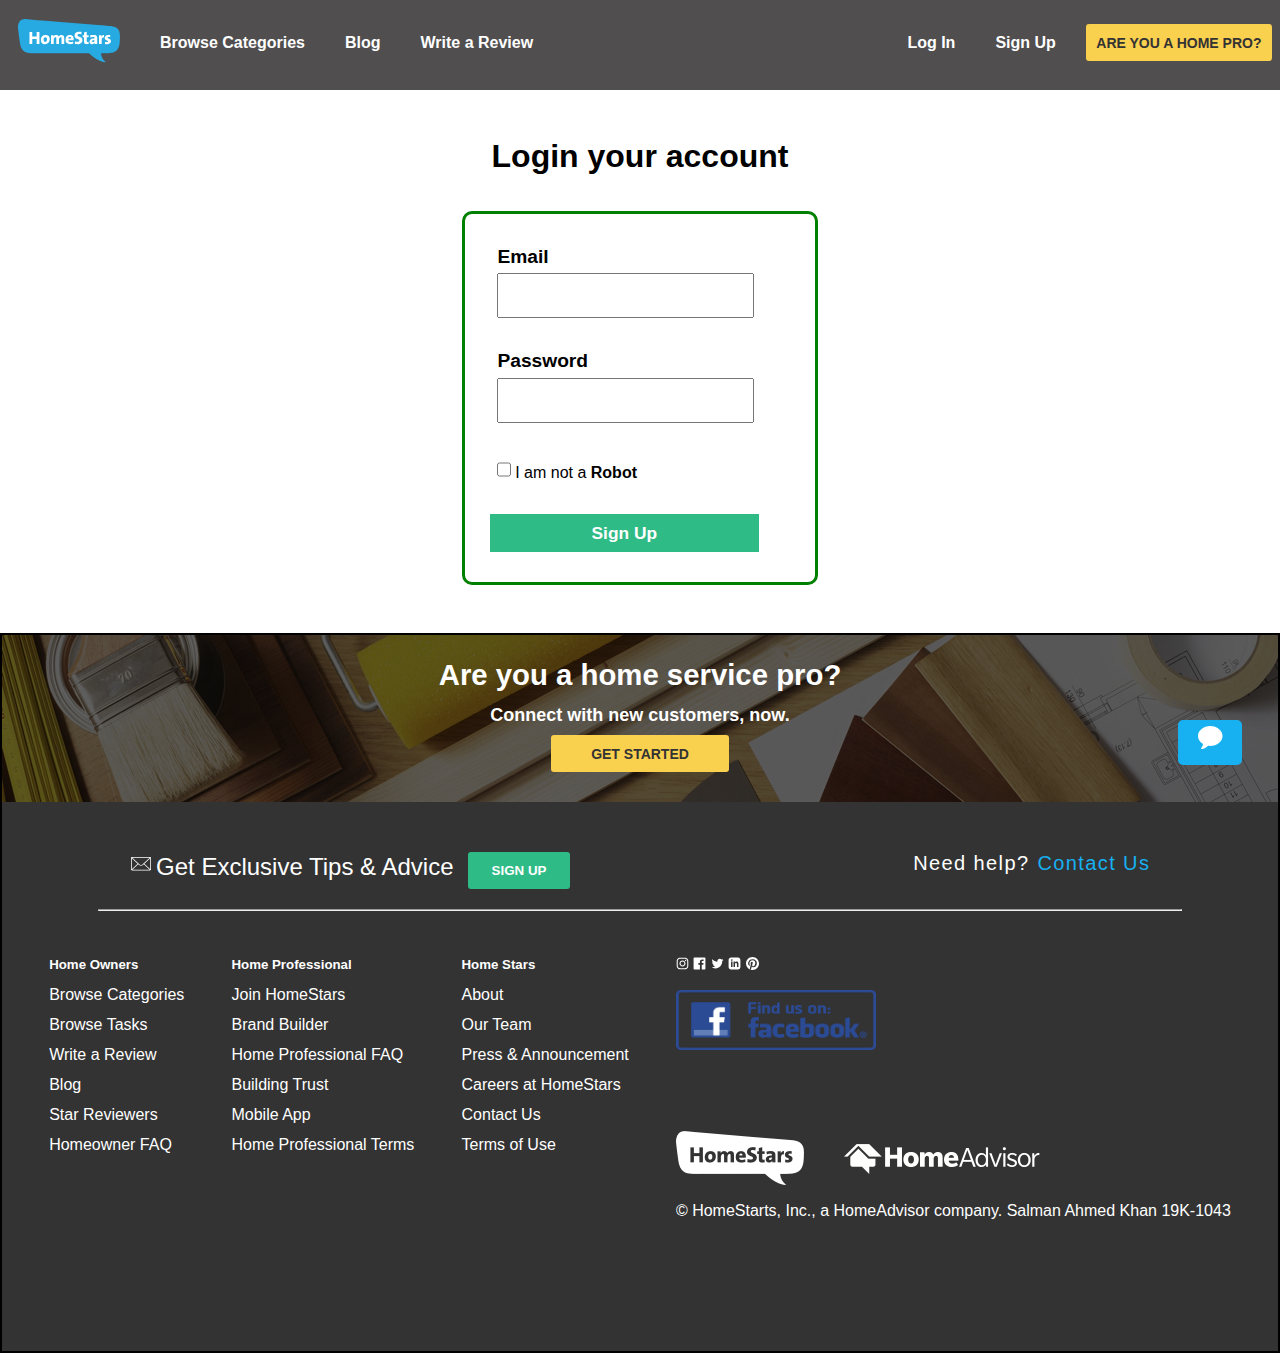
<file: login.html>
<!DOCTYPE html>
<html lang="en">

<head>
    <meta charset="UTF-8">
    <meta http-equiv="X-UA-Compatible" content="IE=edge">
    <meta name="viewport" content="width=device-width, initial-scale=1.0">
    <link rel="stylesheet" href="style.css">
    <link rel="stylesheet" href="signup.css">
    <script src="script.js"></script>
    <title>Login</title>
</head>

<body>
    <!-- Header Content -->
    <header>
        <!-- Navbar Content -->
        <nav class="navbar">
            <ul class="nav-left">
                <li>
                    <a href="./index.html">
                        <svg style="cursor: pointer;" viewBox="0 0 102 45" version="1.1" height="45px" width="102px"
                            data-reactid="4">
                            <g stroke="none" stroke-width="1" fill="none" fill-rule="evenodd" data-reactid="5">
                                <g transform="translate(-85.000000, -25.000000)" data-reactid="6">
                                    <g transform="translate(85.000000, 25.000000)" data-reactid="7">
                                        <g data-reactid="8">
                                            <g data-reactid="9">
                                                <g data-reactid="10">
                                                    <polygon fill="#FFFFFF"
                                                        points="8.67975652 29.5964087 97.3692 29.5964087 97.3692 11.5503913 8.67975652 11.5503913"
                                                        data-reactid="11"></polygon>
                                                    <g transform="translate(0.000000, 0.664774)" fill="#27A9E1"
                                                        data-reactid="12">
                                                        <path
                                                            d="M74.5575652,21.8033426 C74.3730783,21.9044557 74.2462435,22.0233078 74.1744,22.1590122 C74.1034435,22.2956035 74.0679652,22.447273 74.0679652,22.6131339 C74.0679652,22.8508383 74.1451304,23.0495165 74.2994609,23.2091687 C74.4537913,23.3697078 74.6728696,23.4495339 74.9584696,23.4495339 C75.1828696,23.4495339 75.3913043,23.4025252 75.581113,23.3067339 C75.7700348,23.2118296 75.9305739,23.0876557 76.0609565,22.9333252 C76.1913391,22.7789948 76.295113,22.5980557 76.3731652,22.3905078 C76.4494435,22.18296 76.4884696,21.9727513 76.4884696,21.7589948 L76.4884696,21.4742817 C76.0139478,21.4742817 75.6192522,21.5035513 75.3052696,21.5629774 C74.9904,21.6224035 74.7411652,21.7031165 74.5575652,21.8033426"
                                                            data-reactid="13"></path>
                                                        <path
                                                            d="M27.3466435,18.5912296 C27.132887,18.5912296 26.9253391,18.6329165 26.724,18.7154035 C26.5217739,18.7987774 26.3408348,18.92916 26.1811826,19.1074383 C26.0206435,19.2848296 25.8929217,19.5136643 25.7980174,19.7921687 C25.703113,20.07156 25.6561043,20.4068296 25.6561043,20.7979774 C25.6561043,21.6166383 25.786487,22.2153339 26.0472522,22.5949513 C26.3080174,22.9754557 26.724,23.1643774 27.2934261,23.1643774 C27.7910087,23.1643774 28.191913,22.969247 28.4943652,22.5772122 C28.7968174,22.1860643 28.948487,21.6166383 28.948487,20.8689339 C28.948487,20.1096991 28.8234261,19.540273 28.5741913,19.1606557 C28.3249565,18.7810383 27.9160696,18.5912296 27.3466435,18.5912296"
                                                            data-reactid="14"></path>
                                                        <path
                                                            d="M51.7422052,18.2353826 C51.3510574,18.2353826 51.0237704,18.3781826 50.7630052,18.6620087 C50.50224,18.9467217 50.3479096,19.3210174 50.3009009,19.7831217 L52.9874922,19.7831217 C53.01144,19.2731217 52.9076661,18.8881826 52.6761704,18.6265304 C52.4446748,18.3657652 52.133353,18.2353826 51.7422052,18.2353826"
                                                            data-reactid="15"></path>
                                                        <g data-reactid="16">
                                                            <path
                                                                d="M92.6084609,23.7431165 C92.4186522,24.1165252 92.1490174,24.4340557 91.7986696,24.6948209 C91.4492087,24.956473 91.0279043,25.1578122 90.5356435,25.3006122 C90.0433826,25.4425252 89.4943565,25.5134817 88.8894522,25.5134817 C88.178113,25.5134817 87.5244261,25.4309948 86.9319391,25.264247 L87.0738522,23.0574991 C87.6193304,23.2952035 88.2366522,23.4140557 88.9249304,23.4140557 C89.2690696,23.4140557 89.5360435,23.3519687 89.7258522,23.2269078 C89.9156609,23.1027339 90.0105652,22.9333252 90.0105652,22.7195687 C90.0105652,22.5058122 89.9307391,22.3372904 89.7702,22.2131165 C89.6105478,22.0880557 89.4083217,21.97896 89.1652957,21.8831687 C88.9222696,21.7882643 88.6606174,21.6880383 88.382113,21.5807165 C88.1027217,21.4742817 87.8419565,21.32616 87.5989304,21.1363513 C87.3559043,20.9465426 87.1545652,20.6999687 86.9940261,20.3975165 C86.833487,20.0950643 86.7536609,19.7003687 86.7536609,19.2143165 C86.7536609,18.8107513 86.8308261,18.428473 86.9851565,18.0665948 C87.139487,17.7047165 87.3763043,17.389847 87.6973826,17.122873 C88.0175739,16.8558991 88.4238,16.6456904 88.9160609,16.49136 C89.4083217,16.3370296 89.9928261,16.2598643 90.668687,16.2598643 C90.9063913,16.2598643 91.1609478,16.2749426 91.4341304,16.3042122 C91.7064261,16.3343687 91.9680783,16.3733948 92.217313,16.4204035 L92.1277304,18.5375687 C91.9024435,18.4550817 91.6567565,18.3956557 91.3897826,18.3601774 C91.1228087,18.3246991 90.8584957,18.30696 90.5977304,18.30696 C90.2535913,18.30696 89.9990348,18.369047 89.832287,18.4932209 C89.6664261,18.6182817 89.5830522,18.7814817 89.5830522,18.9828209 C89.5830522,19.1726296 89.6664261,19.32696 89.832287,19.4458122 C89.9990348,19.5646643 90.2030348,19.6773078 90.4469478,19.7837426 C90.6899739,19.8901774 90.9534,20.0028209 91.238113,20.121673 C91.5228261,20.2405252 91.7871391,20.3948557 92.0301652,20.5846643 C92.2731913,20.774473 92.4780783,21.02016 92.6439391,21.3226122 C92.8098,21.6250643 92.8931739,22.0144383 92.8931739,22.488073 C92.8931739,22.9510643 92.7982696,23.3697078 92.6084609,23.7431165 L92.6084609,23.7431165 Z M85.9491913,18.9473426 C85.2023739,18.7814817 84.6391565,18.9145252 84.2586522,19.34736 C83.8790348,19.7810817 83.690113,20.5545078 83.690113,21.6702991 L83.690113,25.3183513 L81.0026348,25.3183513 L81.0026348,16.4736209 L83.5136087,16.4736209 C83.5136087,16.6634296 83.5047391,16.9037948 83.487,17.1947165 C83.4683739,17.4856383 83.4364435,17.7668035 83.3894348,18.0399861 L83.4240261,18.0399861 C83.6608435,17.5060383 83.9925652,17.0669948 84.4191913,16.7228557 C84.8467043,16.3787165 85.3983913,16.2243861 86.0742522,16.2598643 L85.9491913,18.9473426 Z M76.7372609,25.3183513 C76.7372609,25.1045948 76.7399217,24.8846296 76.7461304,24.6593426 C76.7523391,24.4340557 76.7727391,24.2087687 76.8082174,23.9834817 L76.7913652,23.9834817 C76.5776087,24.446473 76.2272609,24.8172209 75.7412087,25.0957252 C75.2542696,25.3742296 74.7025826,25.5134817 74.0861478,25.5134817 C73.6586348,25.5134817 73.2852261,25.4451861 72.9650348,25.3085948 C72.6439565,25.1728904 72.3778696,24.9857426 72.164113,24.7489252 C71.9503565,24.5112209 71.7871565,24.2353774 71.674513,23.9213948 C71.5618696,23.6065252 71.5051043,23.2659339 71.5051043,22.897847 C71.5051043,22.3399513 71.6301652,21.8627687 71.8794,21.4654122 C72.1286348,21.0680557 72.471887,20.7443165 72.9118174,20.4950817 C73.3499739,20.245847 73.8750522,20.062247 74.4861652,19.9433948 C75.0972783,19.8254296 75.7642696,19.7660035 76.4880261,19.7660035 L76.4880261,19.4103339 C76.4880261,19.042247 76.3727217,18.7690643 76.1412261,18.591673 C75.9097304,18.4133948 75.4972957,18.3246991 74.9048087,18.3246991 C74.5127739,18.3246991 74.0976783,18.3805774 73.6586348,18.4932209 C73.2195913,18.6067513 72.8222348,18.7451165 72.4665652,18.9118643 L72.0035739,16.7938122 C72.4665652,16.6279513 72.9969652,16.4949078 73.5965478,16.3937948 C74.1952435,16.2926817 74.7859565,16.2421252 75.366913,16.2421252 C76.1146174,16.2421252 76.7346,16.3104209 77.2268609,16.4470122 C77.7191217,16.5836035 78.1138174,16.7849426 78.4100609,17.0519165 C78.7063043,17.3188904 78.9147391,17.6426296 79.0327043,18.02136 C79.1515565,18.4018643 79.2109826,18.8346991 79.2109826,19.3207513 L79.2109826,23.2180383 C79.2109826,23.5382296 79.2171913,23.8823687 79.2287217,24.2504557 C79.2402522,24.6176557 79.2579913,24.9742122 79.2819391,25.3183513 L76.7372609,25.3183513 Z M69.7240957,25.4425252 C69.3684261,25.4895339 69.0304957,25.5134817 68.7103043,25.5134817 C68.1994174,25.5134817 67.7727913,25.466473 67.4286522,25.3715687 C67.084513,25.2766643 66.8060087,25.119673 66.5922522,24.8997078 C66.3784957,24.6806296 66.227713,24.3897078 66.1390174,24.0278296 C66.0494348,23.6659513 66.005087,23.2118296 66.005087,22.6663513 L66.005087,18.5553078 L64.6702174,18.5553078 L64.6702174,16.4736209 L66.005087,16.4736209 L66.005087,13.8579861 L68.7280435,13.1280209 L68.7280435,16.4736209 L70.6314522,16.4736209 L70.6314522,18.5553078 L68.7280435,18.5553078 L68.7280435,22.0437078 C68.7280435,22.4951687 68.7927913,22.8091513 68.9231739,22.9865426 C69.0535565,23.1648209 69.2912609,23.2535165 69.6354,23.2535165 C69.8012609,23.2535165 69.9582522,23.2419861 70.1063739,23.2180383 C70.2553826,23.1949774 70.4061652,23.1648209 70.5604957,23.1293426 L70.7210348,25.2465078 C70.4123739,25.3298817 70.0806522,25.3946296 69.7240957,25.4425252 L69.7240957,25.4425252 Z M64.0990174,23.1027339 C63.8675217,23.5949948 63.5411217,24.0216209 63.1207043,24.3834991 C62.6994,24.7453774 62.1982696,25.0274296 61.617313,25.2287687 C61.0354696,25.4309948 60.3888783,25.5312209 59.6766522,25.5312209 C59.108113,25.5312209 58.5919043,25.5046122 58.128913,25.4513948 C57.6659217,25.3981774 57.2268783,25.3183513 56.8117826,25.2110296 L57.0787565,22.5776557 C57.4699043,22.7435165 57.8885478,22.8738991 58.3338,22.9688035 C58.7781652,23.0645948 59.2500261,23.1116035 59.7484957,23.1116035 C60.1990696,23.1116035 60.5848957,23.0131513 60.905087,22.8180209 C61.2252783,22.6220035 61.3849304,22.304473 61.3849304,21.8654296 C61.3849304,21.5212904 61.2669652,21.2552035 61.0292609,21.0645078 C60.7924435,20.8755861 60.495313,20.7061774 60.1396435,20.5580557 C59.7839739,20.4099339 59.3981478,20.2582643 58.9830522,20.1039339 C58.5670696,19.9496035 58.1821304,19.7420557 57.8264609,19.4812904 C57.4699043,19.2205252 57.1736609,18.8852557 56.9368435,18.4754817 C56.6991391,18.0665948 56.5811739,17.5237774 56.5811739,16.8470296 C56.5811739,16.2776035 56.6876087,15.7649426 56.9013652,15.30816 C57.1142348,14.8513774 57.4228957,14.4566817 57.8264609,14.12496 C58.2291391,13.7923513 58.7249478,13.5377948 59.312113,13.3595165 C59.8992783,13.1812383 60.5724783,13.0925426 61.331713,13.0925426 C61.6403739,13.0925426 61.9960435,13.1102817 62.3996087,13.14576 C62.8031739,13.1812383 63.1765826,13.2406643 63.5207217,13.3240383 L63.271487,15.7436557 C62.5956261,15.5068383 61.9073478,15.3879861 61.2075391,15.3879861 C60.638113,15.3879861 60.2194696,15.49176 59.9524957,15.6993078 C59.6518174,15.9343513 59.5205478,16.2554296 59.5595739,16.6643165 C59.5808609,16.8931513 59.7041478,17.102473 59.8824261,17.247047 C60.1316609,17.4474991 60.4456435,17.6310991 60.8252609,17.7996209 C61.1862522,17.959273 61.578287,18.122473 61.9995913,18.2883339 C62.4200087,18.4550817 62.8120435,18.6714991 63.1739217,18.938473 C63.5358,19.205447 63.8382522,19.5433774 64.0812783,19.9522643 C64.3243043,20.3620383 64.4458174,20.8809078 64.4458174,21.50976 C64.4458174,22.0791861 64.330513,22.610473 64.0990174,23.1027339 L64.0990174,23.1027339 Z M55.6480957,20.9492035 C55.6303565,21.1452209 55.6099565,21.3554296 55.5860087,21.5807165 L50.3006348,21.5807165 C50.3121652,22.16256 50.4966522,22.6131339 50.8532087,22.9333252 C51.2106522,23.2535165 51.7579043,23.4140557 52.4958522,23.4140557 C52.9242522,23.4140557 53.3588609,23.3697078 53.7987913,23.2801252 C54.2387217,23.1914296 54.6733304,23.0521774 55.1017304,22.8623687 L55.3678174,24.9085774 C54.8578174,25.1108035 54.314113,25.2615861 53.7375913,25.3626991 C53.1610696,25.4629252 52.5996261,25.5134817 52.0523739,25.5134817 C50.6022,25.5134817 49.4908435,25.1516035 48.7191913,24.427847 C47.9466522,23.7049774 47.5599391,22.5599165 47.5599391,20.9935513 C47.5599391,20.3176904 47.6521826,19.6888383 47.8366696,19.1069948 C48.0202696,18.5260383 48.2943391,18.0249078 48.6571043,17.6036035 C49.0189826,17.1822991 49.4651217,16.8532383 49.9946348,16.6155339 C50.5232609,16.3787165 51.1326,16.2598643 51.8226522,16.2598643 C52.4878696,16.2598643 53.0643913,16.3671861 53.5522174,16.5800557 C54.0400435,16.7938122 54.4409478,17.0847339 54.7558174,17.4519339 C55.070687,17.8200209 55.3030696,18.2528557 55.4520783,18.7513252 C55.6002,19.2497948 55.6747043,19.7899513 55.6747043,20.3709078 C55.6747043,20.5607165 55.6658348,20.7531861 55.6480957,20.9492035 L55.6480957,20.9492035 Z M46.2312783,25.3183513 L43.5083217,25.3183513 L43.5083217,19.7695513 C43.5083217,19.38816 43.4524435,19.0883687 43.340687,18.8675165 C43.2289304,18.6475513 43.0196087,18.5375687 42.7127217,18.5375687 C42.5131565,18.5375687 42.3100435,18.6005426 42.1033826,18.7256035 C41.8976087,18.8506643 41.7122348,19.0262817 41.5472609,19.2515687 C41.3814,19.4777426 41.2492435,19.7456035 41.1490174,20.0542643 C41.0487913,20.3638122 40.9991217,20.6973078 40.9991217,21.0538643 L40.9991217,25.3183513 L38.3125304,25.3183513 L38.3125304,19.7509252 C38.3125304,19.3943687 38.2584261,19.10256 38.1511043,18.877273 C38.0428957,18.6510991 37.8282522,18.5375687 37.5054,18.5375687 C37.2907565,18.5375687 37.0752261,18.6032035 36.8605826,18.734473 C36.6459391,18.8648557 36.4579043,19.0440209 36.2964783,19.2693078 C36.1350522,19.4954817 36.0037826,19.7606817 35.9017826,20.0631339 C35.7997826,20.366473 35.7492261,20.6973078 35.7492261,21.0538643 L35.7492261,25.3183513 L33.0626348,25.3183513 L33.0626348,16.4736209 L35.5913478,16.4736209 C35.5913478,16.6385948 35.5824783,16.8532383 35.5647391,17.1175513 C35.546113,17.3818643 35.5203913,17.6319861 35.4840261,17.8670296 L35.5017652,17.8670296 C35.7767217,17.3729948 36.1616609,16.9845078 36.6565826,16.7015687 C37.1523913,16.4195165 37.7164957,16.2776035 38.3488957,16.2776035 C39.0291913,16.2776035 39.5693478,16.4283861 39.9693652,16.7281774 C40.3693826,17.0279687 40.6407913,17.4075861 40.7844783,17.8670296 C41.0204087,17.4315339 41.3751913,17.0581252 41.8488261,16.7459165 C42.3215739,16.4337078 42.8954348,16.2776035 43.5695217,16.2776035 C44.4334174,16.2776035 45.0924261,16.5241774 45.5474348,17.0164383 C46.0033304,17.5086991 46.2312783,18.2590643 46.2312783,19.2675339 L46.2312783,25.3183513 Z M31.4040261,22.6663513 C31.1663217,23.2597252 30.8399217,23.7670643 30.4248261,24.1883687 C30.0097304,24.609673 29.5174696,24.9351861 28.9480435,25.1666817 C28.3786174,25.3981774 27.7612957,25.5134817 27.0969652,25.5134817 C26.4565826,25.5134817 25.8756261,25.4309948 25.3532087,25.264247 C24.8316783,25.0983861 24.3837652,24.8376209 24.0103565,24.4819513 C23.6360609,24.1253948 23.348687,23.6694991 23.1464609,23.1116035 C22.9451217,22.5537078 22.8440087,21.8831687 22.8440087,21.100873 C22.8440087,20.3771165 22.9602,19.7181078 23.1916957,19.1247339 C23.4223043,18.532247 23.7487043,18.0249078 24.1700087,17.6036035 C24.591313,17.1822991 25.0862348,16.8558991 25.6556609,16.6252904 C26.225087,16.3937948 26.8486174,16.2776035 27.5244783,16.2776035 C28.877087,16.2776035 29.9210348,16.6456904 30.6563217,17.3809774 C31.3916087,18.1171513 31.7596957,19.225847 31.7596957,20.7088383 C31.7596957,21.4210643 31.6408435,22.0729774 31.4040261,22.6663513 L31.4040261,22.6663513 Z M21.4319739,25.3183513 L18.6558,25.3183513 L18.6558,20.3176904 L14.2600435,20.3176904 L14.2600435,25.3183513 L11.4838696,25.3183513 L11.4838696,13.3062991 L14.2600435,13.3062991 L14.2600435,17.9149252 L18.6558,17.9149252 L18.6558,13.3062991 L21.4319739,13.3062991 L21.4319739,25.3183513 Z M96.8144087,8.38812522 C94.2910174,7.46657739 91.4571913,7.42134261 88.8096261,7.18984696 C85.8347739,6.93085565 82.7162348,6.69936 79.7413826,6.44569043 C73.5459913,5.9179513 67.4153478,5.49398609 61.2199565,4.9591513 C48.9036783,3.89746435 36.5909478,2.8091687 24.2728957,1.7687687 C21.0736435,1.49913391 17.8770522,1.20998609 14.6760261,0.961638261 C12.1322348,0.710629565 7.52981739,0.219255652 6.85927826,0.221916522 C2.85910435,0.238768696 0.866113043,2.86504696 0.209765217,6.16984696 C-0.0474521739,7.46391652 -0.051,8.79612522 0.106878261,10.10616 C0.68073913,14.8708904 1.16324348,19.6613426 1.91626957,24.3985774 C2.45997391,27.8160209 3.50924348,31.1873426 6.59585217,33.1342122 C9.56006087,35.0048035 15.7998,34.5923687 20.1015391,34.5941426 C25.0906696,34.5968035 30.080687,34.5985774 35.0698174,34.5985774 C45.2982,34.5994643 55.5265826,34.5959165 65.7558522,34.5817252 C67.1226522,34.5799513 70.8922174,34.5994643 70.8922174,34.5994643 C70.8922174,34.5994643 71.5255043,35.0784209 72.1002522,35.6221252 C73.5699391,37.0119861 75.1460609,38.2936383 76.835713,39.4067687 C79.7981478,41.3607339 84.1708435,43.7643861 87.8463913,43.4291165 C84.9061304,41.3075165 83.2510696,38.2448557 82.9903043,34.6446991 C88.2011739,34.5311687 95.8653652,35.2930643 99.1453304,31.30176 C102.122843,27.6794296 101.802652,21.9771861 101.95787,17.5787687 C102.097122,13.6122991 100.827887,9.85337739 96.8144087,8.38812522 L96.8144087,8.38812522 Z"
                                                                data-reactid="17"></path>
                                                        </g>
                                                    </g>
                                                </g>
                                            </g>
                                        </g>
                                    </g>
                                </g>
                            </g>
                        </svg>
                    </a>
                </li>
                <!-- <li><a href="#">HomeStars</a></li> -->
                <li><a href="#">Browse Categories</a></li>
                <li><a href="./blog.html" target="_blank">Blog</a></li>
                <li><a href="./review.html" target="_blank">Write a Review</a></li>
            </ul>
            <ul class="nav-right">
                <li><a href="./login.html" target="_blank">Log In</a></li>
                <li><a href="./signup.html" target="_blank">Sign Up</a></li>
                <button id="navBtn" onclick="handleNavBtn()">ARE YOU A HOME PRO?</button>
            </ul>
        </nav>
    </header>
    <section style="
            background-color: #17b0f1;
            width: 5%;
            height: 5%;
            text-align: center;
            position: fixed;
            top: 80%;
            border-radius: 5px;
            cursor: pointer;
            left: 92%;
            " onclick="handleMessage()">
        <svg style="padding: 6px;" class="drift-default-icon drift-default-icon--chat-round" width="65px" height="35px"
            viewBox="0 0 25 23">
            <path
                d="M24.516 9.953C24.516 4.453 19.04 0 12.258 0 5.476 0 0 4.452 0 9.953c0 3.318 1.986 6.24 5.05 8.053-.34 2.552-1.815 4.055-1.844 4.084-.14.14-.17.368-.113.567a.524.524 0 0 0 .482.312c2.95 0 5.335-1.93 6.612-3.206.652.086 1.362.142 2.07.142 6.783 0 12.26-4.452 12.26-9.953z"
                fill="#FFFFFF"></path>
        </svg>
    </section>
    <div class="signUpcontainer">
        <h1>Login your account</h1>
        <div class="form">
            <form>
                <div>
                    <label>Email</label>
                    <input type="text">
                </div>

                <div><label>Password</label>
                    <input type="text">
                </div>
                <div>
                    <span>
                        <input type="checkbox">
                        <span>I am not a <b>Robot</b></span>
                    </span>
                </div>
                <button id="signUpBtn">Sign Up</button>
            </form>
        </div>
    </div>
    <!-- Footer Content -->
    <footer>
        <div class="footerService">
            <h2>Are you a home service pro?</h2>
            <h5>Connect with new customers, now.</h5>
            <button id="navBtn" onclick="handleStarted()">Get Started</button>
        </div>
        <div class="advice">
            <div>
                <svg x="0px" y="0px" width="22" height="22" viewBox="0 0 22 22" data-reactid="5">
                    <g transform="translate(0 0)" data-reactid="6"><svg xmlns="http://www.w3.org/2000/svg" width="22"
                            height="22" viewBox="0 0 22 22" data-reactid="7">
                            <path fill="#FFFFFF" stroke="none" stroke-width="0"
                                d="M14.3615385,10.6931818 L20.2307692,5.25311238 L20.2307692,16.1336231 L14.3615385,10.6931818 Z M8.19423077,11.2085568 L9.13538465,12.0812733 C9.6580769,12.566529 10.3292308,12.808971 11.0003846,12.808971 C11.6707692,12.808971 12.3419231,12.566529 12.8642308,12.0812733 L13.8061539,11.2085568 L19.6684615,16.6426768 L2.33192308,16.6426768 L8.19423077,11.2085568 Z M12.3319231,11.5447033 C11.585,12.2381913 10.4146154,12.2378194 9.6680769,11.5447033 L2.33192308,4.74368687 L19.6684615,4.74368687 L12.3319231,11.5447033 Z M1.76923077,5.25274053 L7.63846155,10.6931818 L1.76923077,16.1339949 L1.76923077,5.25274053 Z M21,5.1155303 C21,4.81359344 20.8742308,4.53991667 20.6715385,4.33874937 C20.4557692,4.12679861 20.1661539,4 19.8461539,4 L2.15384615,4 C1.83384615,4 1.54384615,4.12717045 1.33461538,4.33168434 C1.12653846,4.53805745 1,4.81284975 1,5.1155303 L1,16.2708333 C1,16.5738857 1.12653846,16.8486781 1.33,17.0498453 C1.54384615,17.259565 1.83346154,17.3863636 2.15384615,17.3863636 L19.8461539,17.3863636 C20.1661539,17.3863636 20.4557692,17.259565 20.665,17.0557948 C20.8742308,16.8468188 21,16.573142 21,16.2708333 L21,5.1155303 Z"
                                data-reactid="8"></path>
                        </svg></g>
                </svg>
                <span style="font-size: 18pt; color: #ffff;text-align: center;">Get Exclusive Tips & Advice</span>
                <button id="signUp" onclick="location.href='./signup.html';">SIGN UP</button>
            </div>
            <div>
                <span id="needHelp">Need help?<a href="./contact.html">Contact Us</a></span>
            </div>
        </div>
        <hr>
        <div class="footerSection">
            <div>
                <h5>Home Owners</h5>
                <p>Browse Categories</p>
                <p>Browse Tasks</p>
                <p>Write a Review</p>
                <p>Blog</p>
                <p>Star Reviewers</p>
                <p>Homeowner FAQ</p>
            </div>
            <div>
                <h5>Home Professional</h5>
                <p>Join HomeStars</p>
                <p>Brand Builder</p>
                <p>Home Professional FAQ</p>
                <p>Building Trust</p>
                <p>Mobile App</p>
                <p>Home Professional Terms</p>
            </div>
            <div>
                <h5>Home Stars</h5>
                <p>About</p>
                <p>Our Team</p>
                <p>Press & Announcement</p>
                <p>Careers at HomeStars</p>
                <p>Contact Us</p>
                <p>Terms of Use</p>
            </div>
            <div>
                <span>
                    <svg x="0px" y="0px" width="13" height="13" viewBox="0 0 22 22" data-reactid="77">
                        <g transform="translate(0 0)" data-reactid="78"><svg x="0px" y="0px" width="22px" height="22px"
                                viewBox="0 0 22 22" data-reactid="79">
                                <g transform="translate(1 1)" data-reactid="80">
                                    <radialGradient id="insta_radial_1" cx="64.9629" cy="-571.0752" r="10"
                                        gradientTransform="matrix(0 -1.9815 -1.8434 0 -1047.4216 150.2586)"
                                        gradientUnits="userSpaceOnUse" data-reactid="81">
                                        <stop offset="0" style="stop-color:#FFDD55;" data-reactid="82"></stop>
                                        <stop offset="0.1" style="stop-color:#FFDD55;" data-reactid="83"></stop>
                                        <stop offset="0.5" style="stop-color:#FF543E;" data-reactid="84"></stop>
                                        <stop offset="1" style="stop-color:#C837AB;" data-reactid="85"></stop>
                                    </radialGradient>
                                    <path fill="none"
                                        d="M10.004,0.003c-4.175,0-5.396,0.004-5.634,0.023C3.514,0.098,2.98,0.232,2.399,0.521 c-0.447,0.223-0.801,0.48-1.148,0.842c-0.635,0.658-1.02,1.469-1.158,2.432C0.025,4.263,0.005,4.358,0.001,6.746 c-0.001,0.797,0,1.845,0,3.25c0,4.171,0.005,5.391,0.024,5.629c0.069,0.832,0.2,1.356,0.478,1.931 c0.529,1.099,1.539,1.924,2.73,2.23c0.412,0.105,0.867,0.164,1.451,0.192c0.248,0.011,2.772,0.019,5.298,0.019 s5.051-0.004,5.293-0.016c0.677-0.032,1.069-0.085,1.504-0.197c1.198-0.308,2.19-1.121,2.731-2.234 c0.271-0.561,0.408-1.104,0.471-1.894C19.994,15.483,20,12.736,20,9.993c0-2.744-0.006-5.485-0.02-5.657 c-0.063-0.804-0.2-1.343-0.48-1.914c-0.229-0.467-0.485-0.816-0.856-1.172c-0.661-0.632-1.471-1.017-2.435-1.156 c-0.468-0.067-0.56-0.087-2.951-0.091H10.004z"
                                        data-reactid="86"></path>
                                    <radialGradient id="insta_radial_2" cx="571.9092" cy="-301.2217" r="10.0004"
                                        gradientTransform="matrix(0.1739 0.8685 3.5809 -0.717 975.8375 -711.2343)"
                                        gradientUnits="userSpaceOnUse" data-reactid="87">
                                        <stop offset="0" style="stop-color:#3771C8;" data-reactid="88"></stop>
                                        <stop offset="0.128" style="stop-color:#3771C8;" data-reactid="89"></stop>
                                        <stop offset="1" style="stop-color:#6600FF;stop-opacity:0;" data-reactid="90">
                                        </stop>
                                    </radialGradient>
                                    <path fill="none"
                                        d="M10.004,0.003c-4.175,0-5.396,0.004-5.634,0.023C3.514,0.098,2.98,0.232,2.399,0.521 c-0.447,0.223-0.801,0.48-1.148,0.842c-0.635,0.658-1.02,1.469-1.158,2.432C0.025,4.263,0.005,4.358,0.001,6.746 c-0.001,0.797,0,1.845,0,3.25c0,4.171,0.005,5.391,0.024,5.629c0.069,0.832,0.2,1.356,0.478,1.931 c0.529,1.099,1.539,1.924,2.73,2.23c0.412,0.105,0.867,0.164,1.451,0.192c0.248,0.011,2.772,0.019,5.298,0.019 s5.051-0.004,5.293-0.016c0.677-0.032,1.069-0.085,1.504-0.197c1.198-0.308,2.19-1.121,2.731-2.234 c0.271-0.561,0.408-1.104,0.471-1.894C19.994,15.483,20,12.736,20,9.993c0-2.744-0.006-5.485-0.02-5.657 c-0.063-0.804-0.2-1.343-0.48-1.914c-0.229-0.467-0.485-0.816-0.856-1.172c-0.661-0.632-1.471-1.017-2.435-1.156 c-0.468-0.067-0.56-0.087-2.951-0.091H10.004z"
                                        data-reactid="91"></path>
                                    <g transform="scale(1.333) translate(-2.5,-2.5)" data-reactid="92">
                                        <path fill="none"
                                            d="M17.339,6.958c-0.037-0.786-0.162-1.322-0.343-1.792c-0.189-0.485-0.441-0.897-0.853-1.308 c-0.41-0.411-0.821-0.663-1.308-0.852c-0.471-0.183-1.008-0.307-1.793-0.343C12.255,2.628,12.005,2.62,10,2.62 c-2.004,0-2.256,0.009-3.043,0.045c-0.786,0.036-1.323,0.16-1.792,0.343c-0.486,0.188-0.897,0.44-1.309,0.852 c-0.411,0.41-0.662,0.822-0.852,1.308c-0.184,0.47-0.308,1.006-0.343,1.792c-0.035,0.787-0.045,1.039-0.045,3.045 c0,2.005,0.009,2.256,0.045,3.043c0.036,0.786,0.16,1.322,0.343,1.792c0.188,0.485,0.44,0.897,0.852,1.308 c0.41,0.411,0.822,0.664,1.308,0.853c0.47,0.183,1.006,0.307,1.792,0.343c0.788,0.036,1.039,0.045,3.044,0.045 s2.256-0.009,3.044-0.045c0.786-0.036,1.323-0.16,1.793-0.343c0.485-0.188,0.896-0.441,1.307-0.853 c0.411-0.41,0.663-0.822,0.853-1.308c0.181-0.47,0.306-1.006,0.343-1.792c0.035-0.787,0.045-1.038,0.045-3.043 C17.384,7.998,17.374,7.747,17.339,6.958z"
                                            data-reactid="93"></path>
                                        <path fill="#FFFFFF"
                                            d="M9.999,2.617c-2.005,0-2.257,0.009-3.044,0.045c-0.786,0.036-1.323,0.16-1.792,0.343 c-0.486,0.188-0.897,0.44-1.309,0.852c-0.411,0.41-0.662,0.822-0.852,1.308C2.819,5.634,2.695,6.17,2.66,6.956 c-0.035,0.787-0.045,1.039-0.045,3.045c0,2.005,0.009,2.256,0.045,3.043c0.036,0.786,0.16,1.322,0.343,1.792 c0.188,0.485,0.44,0.897,0.852,1.308c0.41,0.411,0.822,0.664,1.308,0.853c0.47,0.183,1.006,0.307,1.792,0.343 c0.788,0.036,1.039,0.045,3.044,0.045s2.256-0.009,3.044-0.045c0.786-0.036,1.323-0.16,1.793-0.343 c0.485-0.188,0.896-0.441,1.307-0.853c0.411-0.41,0.663-0.822,0.853-1.308c0.181-0.47,0.306-1.006,0.343-1.792 c0.035-0.787,0.045-1.038,0.045-3.043c0-2.006-0.01-2.257-0.045-3.045C17.3,6.17,17.175,5.634,16.994,5.164 c-0.189-0.485-0.441-0.897-0.853-1.308c-0.41-0.411-0.821-0.663-1.308-0.852c-0.471-0.183-1.008-0.307-1.793-0.343 c-0.788-0.036-1.038-0.045-3.044-0.045H9.999z M9.337,3.948c0.196-0.001,0.416,0,0.662,0c1.972,0,2.205,0.007,2.983,0.042 c0.72,0.033,1.11,0.153,1.371,0.254c0.344,0.135,0.59,0.294,0.848,0.553c0.26,0.259,0.42,0.504,0.553,0.849 c0.102,0.261,0.222,0.651,0.255,1.371c0.035,0.778,0.043,1.012,0.043,2.982c0,1.97-0.008,2.204-0.043,2.982 c-0.033,0.72-0.153,1.11-0.255,1.37c-0.133,0.345-0.293,0.59-0.553,0.849c-0.258,0.259-0.503,0.419-0.848,0.552 c-0.261,0.102-0.651,0.222-1.371,0.255c-0.778,0.035-1.012,0.043-2.983,0.043s-2.205-0.008-2.983-0.043 c-0.72-0.033-1.11-0.154-1.371-0.255c-0.345-0.133-0.591-0.293-0.849-0.553c-0.259-0.258-0.419-0.504-0.553-0.849 c-0.101-0.26-0.222-0.65-0.254-1.37c-0.036-0.778-0.043-1.012-0.043-2.983s0.007-2.204,0.043-2.982 c0.032-0.72,0.153-1.11,0.254-1.371c0.134-0.345,0.294-0.591,0.553-0.849C5.054,4.536,5.3,4.376,5.645,4.242 c0.261-0.102,0.651-0.222,1.371-0.255c0.682-0.03,0.945-0.04,2.321-0.041V3.948z M13.94,5.174c-0.489,0-0.887,0.396-0.887,0.886 s0.397,0.886,0.887,0.886s0.886-0.396,0.886-0.886S14.43,5.174,13.94,5.174L13.94,5.174z M9.999,6.209 c-2.094,0-3.791,1.697-3.791,3.792c0,2.094,1.697,3.79,3.791,3.79s3.791-1.696,3.791-3.79C13.79,7.906,12.093,6.209,9.999,6.209 L9.999,6.209z M9.999,7.539c1.359,0,2.461,1.103,2.461,2.462c0,1.358-1.102,2.46-2.461,2.46s-2.461-1.102-2.461-2.46 C7.538,8.642,8.64,7.539,9.999,7.539z"
                                            data-reactid="94"></path>
                                    </g>
                                </g>
                            </svg></g>
                    </svg>
                </span>
                <span>
                    <svg x="0px" y="0px" width="13" height="13" viewBox="0 0 22 22" data-reactid="96">
                        <g transform="translate(0 0)" data-reactid="97"><svg x="0px" y="0px" width="22px" height="22px"
                                viewBox="0 0 22 22" data-reactid="98">
                                <g transform="translate(1 1)" data-reactid="99">
                                    <path fill="#FFFFFF"
                                        d="M18.896,0H1.104C0.494,0,0,0.493,0,1.103v17.793C0,19.506,0.494,20,1.104,20h9.579v-7.744H8.076V9.237 h2.606V7.01c0-2.583,1.578-3.99,3.882-3.99c1.104,0,2.053,0.082,2.329,0.119v2.7h-1.598c-1.255,0-1.496,0.596-1.496,1.47v1.928 h2.989l-0.391,3.019h-2.6V20h5.097C19.505,20,20,19.506,20,18.896V1.103C20,0.493,19.505,0,18.896,0z"
                                        data-reactid="100"></path>
                                    <path fill="transparent" stroke="none"
                                        d="M16.398,12.254l0.391-3.019H13.8V7.307c0-0.874,0.241-1.47,1.496-1.47h1.598v-2.7 c-0.276-0.037-1.225-0.119-2.329-0.119c-2.304,0-3.882,1.407-3.882,3.99v2.227H8.076v3.019h2.606v7.744H13.8v-7.744H16.398z"
                                        data-reactid="101"></path>
                                </g>
                            </svg></g>
                    </svg>
                </span>
                <span>
                    <svg x="0px" y="0px" width="13" height="13" viewBox="0 0 22 22" data-reactid="103">
                        <g transform="translate(0 0)" data-reactid="104"><svg xmlns="http://www.w3.org/2000/svg"
                                width="22" height="22" viewBox="0 0 22 22" data-reactid="105">
                                <path fill="#FFFFFF"
                                    d="M7.28991988,19.2542397 C14.8373597,19.2542397 18.9647197,13.0013598 18.9647197,7.57935991 C18.9647197,7.40167992 18.9611197,7.22479992 18.9530397,7.04887992 C19.7541596,6.46975994 20.4505596,5.74711995 20.9999996,4.92431996 C20.2647996,5.25087996 19.4735197,5.47103995 18.6435997,5.57031995 C19.4907197,5.06239996 20.1411996,4.25855998 20.4479196,3.30047999 C19.6548797,3.77047999 18.7771197,4.11239998 17.8424797,4.29639998 C17.0936797,3.49887999 16.0272797,3 14.8472797,3 C12.5810398,3 10.7433598,4.83767997 10.7433598,7.10303992 C10.7433598,7.42511992 10.7794398,7.73815991 10.8498398,8.03863991 C7.43967988,7.86719991 4.41559994,6.23423994 2.39207997,3.75151999 C2.03935998,4.35775997 1.83631998,5.06239996 1.83631998,5.81391995 C1.83631998,7.23751992 2.56079997,8.4942399 3.66231995,9.22943988 C2.98927996,9.20871988 2.35687997,9.02375989 1.80383998,8.71607989 C1.80295998,8.73327989 1.80295998,8.75039989 1.80295998,8.76839989 C1.80295998,10.7559199 3.21751996,12.4149598 5.09495992,12.7911998 C4.75031993,12.8849598 4.38767994,12.9355198 4.01327994,12.9355198 C3.74887995,12.9355198 3.49175995,12.9093598 3.24191996,12.8615198 C3.76423995,14.4917598 5.27895992,15.6780798 7.07519989,15.7115198 C5.67047991,16.8121597 3.90135995,17.4679997 1.97887998,17.4679997 C1.64775999,17.4679997 1.32119999,17.4490397 1,17.4111197 C2.81607997,18.5749597 4.97223993,19.2542397 7.28991988,19.2542397"
                                    data-reactid="106"></path>
                            </svg></g>
                    </svg>
                </span>
                <span>
                    <svg x="0px" y="0px" width="13" height="13" viewBox="0 0 22 22" data-reactid="108">
                        <g transform="translate(0 0)" data-reactid="109"><svg x="0px" y="0px" width="22px" height="22px"
                                viewBox="0 0 22 22" data-reactid="110">
                                <g transform="translate(1 1)" data-reactid="111">
                                    <path fill="#FFFFFF"
                                        d="M15.833,0H4.167C1.866,0,0,1.866,0,4.167v11.667C0,18.134,1.866,20,4.167,20h11.667C18.135,20,20,18.134,20,15.833V4.167 C20,1.866,18.135,0,15.833,0z M6.667,15.833h-2.5V6.667h2.5V15.833z M5.417,5.61c-0.805,0-1.458-0.658-1.458-1.47 c0-0.811,0.653-1.47,1.458-1.47c0.805,0,1.458,0.659,1.458,1.47C6.875,4.952,6.222,5.61,5.417,5.61z M16.667,15.833h-2.5v-4.669 c0-2.807-3.333-2.594-3.333,0v4.669h-2.5V6.667h2.5v1.471c1.164-2.155,5.833-2.314,5.833,2.063V15.833z"
                                        data-reactid="112"></path>
                                    <g fill="transparent" data-reactid="113">
                                        <path
                                            d="M10.833,8.138V6.667h-2.5v9.167h2.5v-4.669c0-2.594,3.333-2.807,3.333,0v4.669h2.5v-5.632 C16.667,5.823,11.997,5.982,10.833,8.138z"
                                            data-reactid="114"></path>
                                        <ellipse cx="5.417" cy="4.14" rx="1.458" ry="1.47" data-reactid="115">
                                        </ellipse>
                                        <rect x="4.167" y="6.667" width="2.5" height="9.167" data-reactid="116">
                                        </rect>
                                    </g>
                                </g>
                            </svg></g>
                    </svg>
                </span>
                <span>
                    <svg x="0px" y="0px" width="13" height="13" viewBox="0 0 22 22" data-reactid="118">
                        <g transform="translate(0 0)" data-reactid="119"><svg x="0px" y="0px" width="22px" height="22px"
                                viewBox="0 0 22 22" data-reactid="120">
                                <path fill="#FFFFFF"
                                    d="M11,0C4.925,0,0,4.925,0,11c0,4.504,2.708,8.373,6.584,10.075c-0.031-0.768-0.005-1.69,0.191-2.526 c0.211-0.893,1.416-5.994,1.416-5.994s-0.352-0.702-0.352-1.74c0-1.63,0.945-2.848,2.122-2.848c1,0,1.484,0.752,1.484,1.651 c0,1.006-0.641,2.51-0.972,3.903c-0.275,1.167,0.585,2.119,1.736,2.119c2.084,0,3.488-2.677,3.488-5.849 c0-2.411-1.624-4.215-4.577-4.215c-3.336,0-5.415,2.488-5.415,5.268c0,0.958,0.282,1.634,0.725,2.158 c0.204,0.24,0.232,0.336,0.158,0.613c-0.053,0.202-0.173,0.689-0.224,0.883c-0.073,0.278-0.298,0.378-0.55,0.275 c-1.537-0.627-2.252-2.311-2.252-4.202c0-3.125,2.635-6.871,7.861-6.871c4.199,0,6.963,3.039,6.963,6.301 c0,4.315-2.398,7.539-5.935,7.539c-1.188,0-2.305-0.642-2.688-1.371c0,0-0.639,2.534-0.773,3.023 c-0.233,0.849-0.69,1.696-1.107,2.357C8.872,21.84,9.917,22,11,22c6.074,0,10.999-4.925,10.999-11S17.074,0,11,0z"
                                    data-reactid="121"></path>
                                <path fill="transparent"
                                    d="M9.76,16.176c0.383,0.729,1.5,1.371,2.688,1.371c3.536,0,5.935-3.224,5.935-7.539 c0-3.262-2.764-6.301-6.963-6.301c-5.227,0-7.861,3.747-7.861,6.871c0,1.892,0.715,3.575,2.252,4.202 c0.252,0.104,0.478,0.004,0.55-0.274c0.051-0.193,0.171-0.681,0.224-0.883c0.074-0.276,0.046-0.373-0.158-0.613 c-0.443-0.523-0.725-1.199-0.725-2.157c0-2.779,2.079-5.268,5.415-5.268c2.953,0,4.577,1.804,4.577,4.215 c0,3.172-1.404,5.849-3.488,5.849c-1.151,0-2.012-0.952-1.736-2.119c0.331-1.394,0.972-2.897,0.972-3.903 c0-0.899-0.483-1.651-1.484-1.651c-1.176,0-2.122,1.217-2.122,2.848c0,1.038,0.352,1.74,0.352,1.74s-1.204,5.101-1.416,5.993 c-0.196,0.834-0.222,1.755-0.191,2.522c0.42,0.185,0.854,0.343,1.3,0.475c0.417-0.66,0.873-1.507,1.105-2.354 C9.122,18.71,9.76,16.176,9.76,16.176z"
                                    data-reactid="122"></path>
                            </svg></g>
                    </svg>
                </span>
                <p style="margin-top: 10px;">
                    <!-- <span style="vertical-align: bottom; width: 90px; height: 28px; margin-top: 80px;"><iframe
                            name="f190d0a0b311b7c" width="1000px" height="1000px"
                            data-testid="fb:like Facebook Social Plugin" title="fb:like Facebook Social Plugin"
                            frameborder="0" allowtransparency="true" allowfullscreen="true" scrolling="no"
                            allow="encrypted-media"
                            src="https://www.facebook.com/v2.7/plugins/like.php?app_id=1386381761690342&amp;channel=https%3A%2F%2Fstaticxx.facebook.com%2Fx%2Fconnect%2Fxd_arbiter%2F%3Fversion%3D46%23cb%3Df1f830c6f16aed8%26domain%3Dhomestars.com%26is_canvas%3Dfalse%26origin%3Dhttps%253A%252F%252Fhomestars.com%252Ff2784975faf236%26relation%3Dparent.parent&amp;container_width=273&amp;href=https%3A%2F%2Fwww.facebook.com%2FHomeStars&amp;layout=button_count&amp;locale=en_US&amp;sdk=joey&amp;send=true&amp;share=false&amp;show_faces=false"
                            style="border: none; visibility: visible; width: 90px; height: 28px;"
                            class=""></iframe></span> -->
                    <span>
                        <a href="https://www.youtube.com/watch?v=iik25wqIuFo" target="_blank"><img src="./images/facebook.jpg" style="width: 200px; height: 60px;"></a>
                    </span>
                </p>
                <div>
                    <img src="./images/footerImg.png" style="margin-top: 70px;">
                    <p>&copy; HomeStarts, Inc., a HomeAdvisor company. <span>Salman Ahmed Khan 19K-1043</span></p>
                </div>
            </div>
        </div>
    </footer>
</body>

</html>
</file>
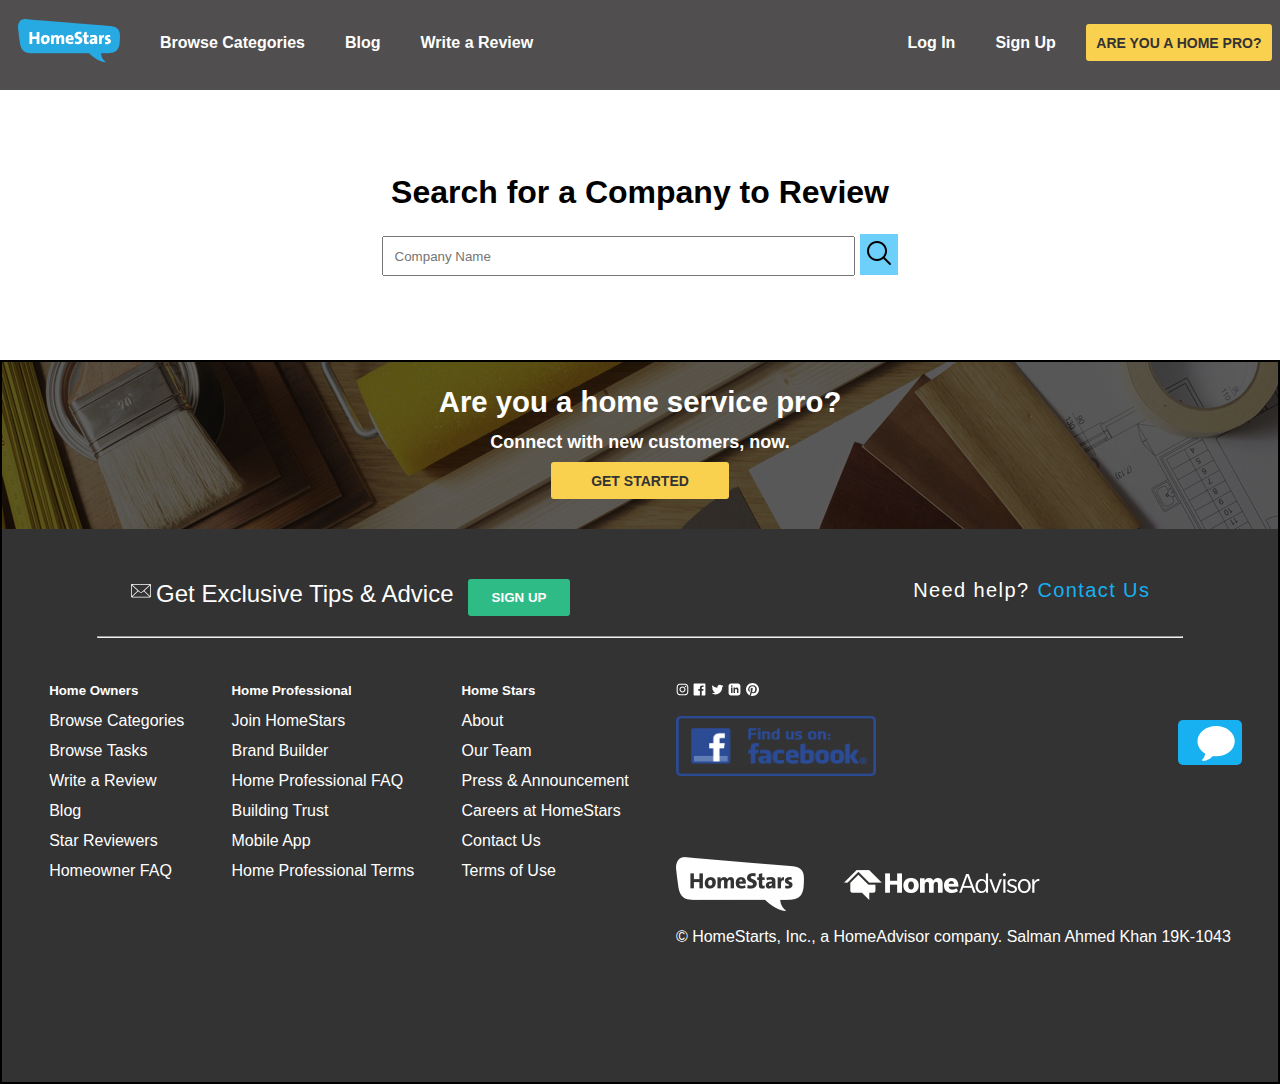
<file: review.html>
<!DOCTYPE html>
<html lang="en">

<head>
    <meta charset="UTF-8">
    <meta http-equiv="X-UA-Compatible" content="IE=edge">
    <meta name="viewport" content="width=device-width, initial-scale=1.0">
    <link rel="stylesheet" href="style.css">
    <link rel="stylesheet" href="review.css">
    <script src="script.js"></script>
    <title>Write a review | HomeStars</title>
</head>

<body>
    <!-- Header Content -->
    <header>
        <!-- Navbar Content -->
        <nav class="navbar">
            <ul class="nav-left">
                <li>
                    <a href="./index.html">
                        <svg style="cursor: pointer;" viewBox="0 0 102 45" version="1.1" height="45px" width="102px"
                            data-reactid="4">
                            <g stroke="none" stroke-width="1" fill="none" fill-rule="evenodd" data-reactid="5">
                                <g transform="translate(-85.000000, -25.000000)" data-reactid="6">
                                    <g transform="translate(85.000000, 25.000000)" data-reactid="7">
                                        <g data-reactid="8">
                                            <g data-reactid="9">
                                                <g data-reactid="10">
                                                    <polygon fill="#FFFFFF"
                                                        points="8.67975652 29.5964087 97.3692 29.5964087 97.3692 11.5503913 8.67975652 11.5503913"
                                                        data-reactid="11"></polygon>
                                                    <g transform="translate(0.000000, 0.664774)" fill="#27A9E1"
                                                        data-reactid="12">
                                                        <path
                                                            d="M74.5575652,21.8033426 C74.3730783,21.9044557 74.2462435,22.0233078 74.1744,22.1590122 C74.1034435,22.2956035 74.0679652,22.447273 74.0679652,22.6131339 C74.0679652,22.8508383 74.1451304,23.0495165 74.2994609,23.2091687 C74.4537913,23.3697078 74.6728696,23.4495339 74.9584696,23.4495339 C75.1828696,23.4495339 75.3913043,23.4025252 75.581113,23.3067339 C75.7700348,23.2118296 75.9305739,23.0876557 76.0609565,22.9333252 C76.1913391,22.7789948 76.295113,22.5980557 76.3731652,22.3905078 C76.4494435,22.18296 76.4884696,21.9727513 76.4884696,21.7589948 L76.4884696,21.4742817 C76.0139478,21.4742817 75.6192522,21.5035513 75.3052696,21.5629774 C74.9904,21.6224035 74.7411652,21.7031165 74.5575652,21.8033426"
                                                            data-reactid="13"></path>
                                                        <path
                                                            d="M27.3466435,18.5912296 C27.132887,18.5912296 26.9253391,18.6329165 26.724,18.7154035 C26.5217739,18.7987774 26.3408348,18.92916 26.1811826,19.1074383 C26.0206435,19.2848296 25.8929217,19.5136643 25.7980174,19.7921687 C25.703113,20.07156 25.6561043,20.4068296 25.6561043,20.7979774 C25.6561043,21.6166383 25.786487,22.2153339 26.0472522,22.5949513 C26.3080174,22.9754557 26.724,23.1643774 27.2934261,23.1643774 C27.7910087,23.1643774 28.191913,22.969247 28.4943652,22.5772122 C28.7968174,22.1860643 28.948487,21.6166383 28.948487,20.8689339 C28.948487,20.1096991 28.8234261,19.540273 28.5741913,19.1606557 C28.3249565,18.7810383 27.9160696,18.5912296 27.3466435,18.5912296"
                                                            data-reactid="14"></path>
                                                        <path
                                                            d="M51.7422052,18.2353826 C51.3510574,18.2353826 51.0237704,18.3781826 50.7630052,18.6620087 C50.50224,18.9467217 50.3479096,19.3210174 50.3009009,19.7831217 L52.9874922,19.7831217 C53.01144,19.2731217 52.9076661,18.8881826 52.6761704,18.6265304 C52.4446748,18.3657652 52.133353,18.2353826 51.7422052,18.2353826"
                                                            data-reactid="15"></path>
                                                        <g data-reactid="16">
                                                            <path
                                                                d="M92.6084609,23.7431165 C92.4186522,24.1165252 92.1490174,24.4340557 91.7986696,24.6948209 C91.4492087,24.956473 91.0279043,25.1578122 90.5356435,25.3006122 C90.0433826,25.4425252 89.4943565,25.5134817 88.8894522,25.5134817 C88.178113,25.5134817 87.5244261,25.4309948 86.9319391,25.264247 L87.0738522,23.0574991 C87.6193304,23.2952035 88.2366522,23.4140557 88.9249304,23.4140557 C89.2690696,23.4140557 89.5360435,23.3519687 89.7258522,23.2269078 C89.9156609,23.1027339 90.0105652,22.9333252 90.0105652,22.7195687 C90.0105652,22.5058122 89.9307391,22.3372904 89.7702,22.2131165 C89.6105478,22.0880557 89.4083217,21.97896 89.1652957,21.8831687 C88.9222696,21.7882643 88.6606174,21.6880383 88.382113,21.5807165 C88.1027217,21.4742817 87.8419565,21.32616 87.5989304,21.1363513 C87.3559043,20.9465426 87.1545652,20.6999687 86.9940261,20.3975165 C86.833487,20.0950643 86.7536609,19.7003687 86.7536609,19.2143165 C86.7536609,18.8107513 86.8308261,18.428473 86.9851565,18.0665948 C87.139487,17.7047165 87.3763043,17.389847 87.6973826,17.122873 C88.0175739,16.8558991 88.4238,16.6456904 88.9160609,16.49136 C89.4083217,16.3370296 89.9928261,16.2598643 90.668687,16.2598643 C90.9063913,16.2598643 91.1609478,16.2749426 91.4341304,16.3042122 C91.7064261,16.3343687 91.9680783,16.3733948 92.217313,16.4204035 L92.1277304,18.5375687 C91.9024435,18.4550817 91.6567565,18.3956557 91.3897826,18.3601774 C91.1228087,18.3246991 90.8584957,18.30696 90.5977304,18.30696 C90.2535913,18.30696 89.9990348,18.369047 89.832287,18.4932209 C89.6664261,18.6182817 89.5830522,18.7814817 89.5830522,18.9828209 C89.5830522,19.1726296 89.6664261,19.32696 89.832287,19.4458122 C89.9990348,19.5646643 90.2030348,19.6773078 90.4469478,19.7837426 C90.6899739,19.8901774 90.9534,20.0028209 91.238113,20.121673 C91.5228261,20.2405252 91.7871391,20.3948557 92.0301652,20.5846643 C92.2731913,20.774473 92.4780783,21.02016 92.6439391,21.3226122 C92.8098,21.6250643 92.8931739,22.0144383 92.8931739,22.488073 C92.8931739,22.9510643 92.7982696,23.3697078 92.6084609,23.7431165 L92.6084609,23.7431165 Z M85.9491913,18.9473426 C85.2023739,18.7814817 84.6391565,18.9145252 84.2586522,19.34736 C83.8790348,19.7810817 83.690113,20.5545078 83.690113,21.6702991 L83.690113,25.3183513 L81.0026348,25.3183513 L81.0026348,16.4736209 L83.5136087,16.4736209 C83.5136087,16.6634296 83.5047391,16.9037948 83.487,17.1947165 C83.4683739,17.4856383 83.4364435,17.7668035 83.3894348,18.0399861 L83.4240261,18.0399861 C83.6608435,17.5060383 83.9925652,17.0669948 84.4191913,16.7228557 C84.8467043,16.3787165 85.3983913,16.2243861 86.0742522,16.2598643 L85.9491913,18.9473426 Z M76.7372609,25.3183513 C76.7372609,25.1045948 76.7399217,24.8846296 76.7461304,24.6593426 C76.7523391,24.4340557 76.7727391,24.2087687 76.8082174,23.9834817 L76.7913652,23.9834817 C76.5776087,24.446473 76.2272609,24.8172209 75.7412087,25.0957252 C75.2542696,25.3742296 74.7025826,25.5134817 74.0861478,25.5134817 C73.6586348,25.5134817 73.2852261,25.4451861 72.9650348,25.3085948 C72.6439565,25.1728904 72.3778696,24.9857426 72.164113,24.7489252 C71.9503565,24.5112209 71.7871565,24.2353774 71.674513,23.9213948 C71.5618696,23.6065252 71.5051043,23.2659339 71.5051043,22.897847 C71.5051043,22.3399513 71.6301652,21.8627687 71.8794,21.4654122 C72.1286348,21.0680557 72.471887,20.7443165 72.9118174,20.4950817 C73.3499739,20.245847 73.8750522,20.062247 74.4861652,19.9433948 C75.0972783,19.8254296 75.7642696,19.7660035 76.4880261,19.7660035 L76.4880261,19.4103339 C76.4880261,19.042247 76.3727217,18.7690643 76.1412261,18.591673 C75.9097304,18.4133948 75.4972957,18.3246991 74.9048087,18.3246991 C74.5127739,18.3246991 74.0976783,18.3805774 73.6586348,18.4932209 C73.2195913,18.6067513 72.8222348,18.7451165 72.4665652,18.9118643 L72.0035739,16.7938122 C72.4665652,16.6279513 72.9969652,16.4949078 73.5965478,16.3937948 C74.1952435,16.2926817 74.7859565,16.2421252 75.366913,16.2421252 C76.1146174,16.2421252 76.7346,16.3104209 77.2268609,16.4470122 C77.7191217,16.5836035 78.1138174,16.7849426 78.4100609,17.0519165 C78.7063043,17.3188904 78.9147391,17.6426296 79.0327043,18.02136 C79.1515565,18.4018643 79.2109826,18.8346991 79.2109826,19.3207513 L79.2109826,23.2180383 C79.2109826,23.5382296 79.2171913,23.8823687 79.2287217,24.2504557 C79.2402522,24.6176557 79.2579913,24.9742122 79.2819391,25.3183513 L76.7372609,25.3183513 Z M69.7240957,25.4425252 C69.3684261,25.4895339 69.0304957,25.5134817 68.7103043,25.5134817 C68.1994174,25.5134817 67.7727913,25.466473 67.4286522,25.3715687 C67.084513,25.2766643 66.8060087,25.119673 66.5922522,24.8997078 C66.3784957,24.6806296 66.227713,24.3897078 66.1390174,24.0278296 C66.0494348,23.6659513 66.005087,23.2118296 66.005087,22.6663513 L66.005087,18.5553078 L64.6702174,18.5553078 L64.6702174,16.4736209 L66.005087,16.4736209 L66.005087,13.8579861 L68.7280435,13.1280209 L68.7280435,16.4736209 L70.6314522,16.4736209 L70.6314522,18.5553078 L68.7280435,18.5553078 L68.7280435,22.0437078 C68.7280435,22.4951687 68.7927913,22.8091513 68.9231739,22.9865426 C69.0535565,23.1648209 69.2912609,23.2535165 69.6354,23.2535165 C69.8012609,23.2535165 69.9582522,23.2419861 70.1063739,23.2180383 C70.2553826,23.1949774 70.4061652,23.1648209 70.5604957,23.1293426 L70.7210348,25.2465078 C70.4123739,25.3298817 70.0806522,25.3946296 69.7240957,25.4425252 L69.7240957,25.4425252 Z M64.0990174,23.1027339 C63.8675217,23.5949948 63.5411217,24.0216209 63.1207043,24.3834991 C62.6994,24.7453774 62.1982696,25.0274296 61.617313,25.2287687 C61.0354696,25.4309948 60.3888783,25.5312209 59.6766522,25.5312209 C59.108113,25.5312209 58.5919043,25.5046122 58.128913,25.4513948 C57.6659217,25.3981774 57.2268783,25.3183513 56.8117826,25.2110296 L57.0787565,22.5776557 C57.4699043,22.7435165 57.8885478,22.8738991 58.3338,22.9688035 C58.7781652,23.0645948 59.2500261,23.1116035 59.7484957,23.1116035 C60.1990696,23.1116035 60.5848957,23.0131513 60.905087,22.8180209 C61.2252783,22.6220035 61.3849304,22.304473 61.3849304,21.8654296 C61.3849304,21.5212904 61.2669652,21.2552035 61.0292609,21.0645078 C60.7924435,20.8755861 60.495313,20.7061774 60.1396435,20.5580557 C59.7839739,20.4099339 59.3981478,20.2582643 58.9830522,20.1039339 C58.5670696,19.9496035 58.1821304,19.7420557 57.8264609,19.4812904 C57.4699043,19.2205252 57.1736609,18.8852557 56.9368435,18.4754817 C56.6991391,18.0665948 56.5811739,17.5237774 56.5811739,16.8470296 C56.5811739,16.2776035 56.6876087,15.7649426 56.9013652,15.30816 C57.1142348,14.8513774 57.4228957,14.4566817 57.8264609,14.12496 C58.2291391,13.7923513 58.7249478,13.5377948 59.312113,13.3595165 C59.8992783,13.1812383 60.5724783,13.0925426 61.331713,13.0925426 C61.6403739,13.0925426 61.9960435,13.1102817 62.3996087,13.14576 C62.8031739,13.1812383 63.1765826,13.2406643 63.5207217,13.3240383 L63.271487,15.7436557 C62.5956261,15.5068383 61.9073478,15.3879861 61.2075391,15.3879861 C60.638113,15.3879861 60.2194696,15.49176 59.9524957,15.6993078 C59.6518174,15.9343513 59.5205478,16.2554296 59.5595739,16.6643165 C59.5808609,16.8931513 59.7041478,17.102473 59.8824261,17.247047 C60.1316609,17.4474991 60.4456435,17.6310991 60.8252609,17.7996209 C61.1862522,17.959273 61.578287,18.122473 61.9995913,18.2883339 C62.4200087,18.4550817 62.8120435,18.6714991 63.1739217,18.938473 C63.5358,19.205447 63.8382522,19.5433774 64.0812783,19.9522643 C64.3243043,20.3620383 64.4458174,20.8809078 64.4458174,21.50976 C64.4458174,22.0791861 64.330513,22.610473 64.0990174,23.1027339 L64.0990174,23.1027339 Z M55.6480957,20.9492035 C55.6303565,21.1452209 55.6099565,21.3554296 55.5860087,21.5807165 L50.3006348,21.5807165 C50.3121652,22.16256 50.4966522,22.6131339 50.8532087,22.9333252 C51.2106522,23.2535165 51.7579043,23.4140557 52.4958522,23.4140557 C52.9242522,23.4140557 53.3588609,23.3697078 53.7987913,23.2801252 C54.2387217,23.1914296 54.6733304,23.0521774 55.1017304,22.8623687 L55.3678174,24.9085774 C54.8578174,25.1108035 54.314113,25.2615861 53.7375913,25.3626991 C53.1610696,25.4629252 52.5996261,25.5134817 52.0523739,25.5134817 C50.6022,25.5134817 49.4908435,25.1516035 48.7191913,24.427847 C47.9466522,23.7049774 47.5599391,22.5599165 47.5599391,20.9935513 C47.5599391,20.3176904 47.6521826,19.6888383 47.8366696,19.1069948 C48.0202696,18.5260383 48.2943391,18.0249078 48.6571043,17.6036035 C49.0189826,17.1822991 49.4651217,16.8532383 49.9946348,16.6155339 C50.5232609,16.3787165 51.1326,16.2598643 51.8226522,16.2598643 C52.4878696,16.2598643 53.0643913,16.3671861 53.5522174,16.5800557 C54.0400435,16.7938122 54.4409478,17.0847339 54.7558174,17.4519339 C55.070687,17.8200209 55.3030696,18.2528557 55.4520783,18.7513252 C55.6002,19.2497948 55.6747043,19.7899513 55.6747043,20.3709078 C55.6747043,20.5607165 55.6658348,20.7531861 55.6480957,20.9492035 L55.6480957,20.9492035 Z M46.2312783,25.3183513 L43.5083217,25.3183513 L43.5083217,19.7695513 C43.5083217,19.38816 43.4524435,19.0883687 43.340687,18.8675165 C43.2289304,18.6475513 43.0196087,18.5375687 42.7127217,18.5375687 C42.5131565,18.5375687 42.3100435,18.6005426 42.1033826,18.7256035 C41.8976087,18.8506643 41.7122348,19.0262817 41.5472609,19.2515687 C41.3814,19.4777426 41.2492435,19.7456035 41.1490174,20.0542643 C41.0487913,20.3638122 40.9991217,20.6973078 40.9991217,21.0538643 L40.9991217,25.3183513 L38.3125304,25.3183513 L38.3125304,19.7509252 C38.3125304,19.3943687 38.2584261,19.10256 38.1511043,18.877273 C38.0428957,18.6510991 37.8282522,18.5375687 37.5054,18.5375687 C37.2907565,18.5375687 37.0752261,18.6032035 36.8605826,18.734473 C36.6459391,18.8648557 36.4579043,19.0440209 36.2964783,19.2693078 C36.1350522,19.4954817 36.0037826,19.7606817 35.9017826,20.0631339 C35.7997826,20.366473 35.7492261,20.6973078 35.7492261,21.0538643 L35.7492261,25.3183513 L33.0626348,25.3183513 L33.0626348,16.4736209 L35.5913478,16.4736209 C35.5913478,16.6385948 35.5824783,16.8532383 35.5647391,17.1175513 C35.546113,17.3818643 35.5203913,17.6319861 35.4840261,17.8670296 L35.5017652,17.8670296 C35.7767217,17.3729948 36.1616609,16.9845078 36.6565826,16.7015687 C37.1523913,16.4195165 37.7164957,16.2776035 38.3488957,16.2776035 C39.0291913,16.2776035 39.5693478,16.4283861 39.9693652,16.7281774 C40.3693826,17.0279687 40.6407913,17.4075861 40.7844783,17.8670296 C41.0204087,17.4315339 41.3751913,17.0581252 41.8488261,16.7459165 C42.3215739,16.4337078 42.8954348,16.2776035 43.5695217,16.2776035 C44.4334174,16.2776035 45.0924261,16.5241774 45.5474348,17.0164383 C46.0033304,17.5086991 46.2312783,18.2590643 46.2312783,19.2675339 L46.2312783,25.3183513 Z M31.4040261,22.6663513 C31.1663217,23.2597252 30.8399217,23.7670643 30.4248261,24.1883687 C30.0097304,24.609673 29.5174696,24.9351861 28.9480435,25.1666817 C28.3786174,25.3981774 27.7612957,25.5134817 27.0969652,25.5134817 C26.4565826,25.5134817 25.8756261,25.4309948 25.3532087,25.264247 C24.8316783,25.0983861 24.3837652,24.8376209 24.0103565,24.4819513 C23.6360609,24.1253948 23.348687,23.6694991 23.1464609,23.1116035 C22.9451217,22.5537078 22.8440087,21.8831687 22.8440087,21.100873 C22.8440087,20.3771165 22.9602,19.7181078 23.1916957,19.1247339 C23.4223043,18.532247 23.7487043,18.0249078 24.1700087,17.6036035 C24.591313,17.1822991 25.0862348,16.8558991 25.6556609,16.6252904 C26.225087,16.3937948 26.8486174,16.2776035 27.5244783,16.2776035 C28.877087,16.2776035 29.9210348,16.6456904 30.6563217,17.3809774 C31.3916087,18.1171513 31.7596957,19.225847 31.7596957,20.7088383 C31.7596957,21.4210643 31.6408435,22.0729774 31.4040261,22.6663513 L31.4040261,22.6663513 Z M21.4319739,25.3183513 L18.6558,25.3183513 L18.6558,20.3176904 L14.2600435,20.3176904 L14.2600435,25.3183513 L11.4838696,25.3183513 L11.4838696,13.3062991 L14.2600435,13.3062991 L14.2600435,17.9149252 L18.6558,17.9149252 L18.6558,13.3062991 L21.4319739,13.3062991 L21.4319739,25.3183513 Z M96.8144087,8.38812522 C94.2910174,7.46657739 91.4571913,7.42134261 88.8096261,7.18984696 C85.8347739,6.93085565 82.7162348,6.69936 79.7413826,6.44569043 C73.5459913,5.9179513 67.4153478,5.49398609 61.2199565,4.9591513 C48.9036783,3.89746435 36.5909478,2.8091687 24.2728957,1.7687687 C21.0736435,1.49913391 17.8770522,1.20998609 14.6760261,0.961638261 C12.1322348,0.710629565 7.52981739,0.219255652 6.85927826,0.221916522 C2.85910435,0.238768696 0.866113043,2.86504696 0.209765217,6.16984696 C-0.0474521739,7.46391652 -0.051,8.79612522 0.106878261,10.10616 C0.68073913,14.8708904 1.16324348,19.6613426 1.91626957,24.3985774 C2.45997391,27.8160209 3.50924348,31.1873426 6.59585217,33.1342122 C9.56006087,35.0048035 15.7998,34.5923687 20.1015391,34.5941426 C25.0906696,34.5968035 30.080687,34.5985774 35.0698174,34.5985774 C45.2982,34.5994643 55.5265826,34.5959165 65.7558522,34.5817252 C67.1226522,34.5799513 70.8922174,34.5994643 70.8922174,34.5994643 C70.8922174,34.5994643 71.5255043,35.0784209 72.1002522,35.6221252 C73.5699391,37.0119861 75.1460609,38.2936383 76.835713,39.4067687 C79.7981478,41.3607339 84.1708435,43.7643861 87.8463913,43.4291165 C84.9061304,41.3075165 83.2510696,38.2448557 82.9903043,34.6446991 C88.2011739,34.5311687 95.8653652,35.2930643 99.1453304,31.30176 C102.122843,27.6794296 101.802652,21.9771861 101.95787,17.5787687 C102.097122,13.6122991 100.827887,9.85337739 96.8144087,8.38812522 L96.8144087,8.38812522 Z"
                                                                data-reactid="17"></path>
                                                        </g>
                                                    </g>
                                                </g>
                                            </g>
                                        </g>
                                    </g>
                                </g>
                            </g>
                        </svg>
                    </a>
                </li>
                <!-- <li><a href="#">HomeStars</a></li> -->
                <li><a href="./browseCategories.html" target="_blank">Browse Categories</a></li>
                <li><a href="./blog.html" target="_blank">Blog</a></li>
                <li><a href="./review.html" target="_blank">Write a Review</a></li>
            </ul>
            <ul class="nav-right">
                <li><a href="./login.html" target="_blank">Log In</a></li>
                <li><a href="./signup.html" target="_blank">Sign Up</a></li>
                <button id="navBtn" onclick="handleNavBtn()">ARE YOU A HOME PRO?</button>
            </ul>
        </nav>
    </header>
    <!-- Content -->
    <section style="
    background-color: #17b0f1;
    width: 5%;
    height: 5%;
    text-align: center;
    position: fixed;
    top: 80%;
    border-radius: 5px;
    cursor: pointer;
    left: 92%;
    " onclick="handleMessage()">
        <svg style="padding: 6px;" class="drift-default-icon drift-default-icon--chat-round" width="65px" height="35px"
            viewBox="0 0 25 23">
            <path
                d="M24.516 9.953C24.516 4.453 19.04 0 12.258 0 5.476 0 0 4.452 0 9.953c0 3.318 1.986 6.24 5.05 8.053-.34 2.552-1.815 4.055-1.844 4.084-.14.14-.17.368-.113.567a.524.524 0 0 0 .482.312c2.95 0 5.335-1.93 6.612-3.206.652.086 1.362.142 2.07.142 6.783 0 12.26-4.452 12.26-9.953z"
                fill="#FFFFFF"></path>
        </svg>
    </section>
    <div class="reviewContainer">
        <h1>Search for a Company to Review</h1>
        <div>
            <input type="text" id="companyValue" placeholder="Company Name">
            <button onclick="handleCompanySearch()"><img src="./images/icons8-search-30.png"></button>
        </div>
    </div>
    <!-- Footer Content -->
    <footer>
        <div class="footerService">
            <h2>Are you a home service pro?</h2>
            <h5>Connect with new customers, now.</h5>
            <button id="navBtn" onclick="handleStarted()">Get Started</button>
        </div>
        <div class="advice">
            <div>
                <svg x="0px" y="0px" width="22" height="22" viewBox="0 0 22 22" data-reactid="5">
                    <g transform="translate(0 0)" data-reactid="6"><svg xmlns="http://www.w3.org/2000/svg" width="22"
                            height="22" viewBox="0 0 22 22" data-reactid="7">
                            <path fill="#FFFFFF" stroke="none" stroke-width="0"
                                d="M14.3615385,10.6931818 L20.2307692,5.25311238 L20.2307692,16.1336231 L14.3615385,10.6931818 Z M8.19423077,11.2085568 L9.13538465,12.0812733 C9.6580769,12.566529 10.3292308,12.808971 11.0003846,12.808971 C11.6707692,12.808971 12.3419231,12.566529 12.8642308,12.0812733 L13.8061539,11.2085568 L19.6684615,16.6426768 L2.33192308,16.6426768 L8.19423077,11.2085568 Z M12.3319231,11.5447033 C11.585,12.2381913 10.4146154,12.2378194 9.6680769,11.5447033 L2.33192308,4.74368687 L19.6684615,4.74368687 L12.3319231,11.5447033 Z M1.76923077,5.25274053 L7.63846155,10.6931818 L1.76923077,16.1339949 L1.76923077,5.25274053 Z M21,5.1155303 C21,4.81359344 20.8742308,4.53991667 20.6715385,4.33874937 C20.4557692,4.12679861 20.1661539,4 19.8461539,4 L2.15384615,4 C1.83384615,4 1.54384615,4.12717045 1.33461538,4.33168434 C1.12653846,4.53805745 1,4.81284975 1,5.1155303 L1,16.2708333 C1,16.5738857 1.12653846,16.8486781 1.33,17.0498453 C1.54384615,17.259565 1.83346154,17.3863636 2.15384615,17.3863636 L19.8461539,17.3863636 C20.1661539,17.3863636 20.4557692,17.259565 20.665,17.0557948 C20.8742308,16.8468188 21,16.573142 21,16.2708333 L21,5.1155303 Z"
                                data-reactid="8"></path>
                        </svg></g>
                </svg>
                <span style="font-size: 18pt; color: #ffff;text-align: center;">Get Exclusive Tips & Advice</span>
                <button id="signUp" onclick="location.href='./signup.html';">SIGN UP</button>
            </div>
            <div>
                <span id="needHelp">Need help?<a href="./contact.html">Contact Us</a></span>
            </div>
        </div>
        <hr>
        <div class="footerSection">
            <div>
                <h5>Home Owners</h5>
                <p>Browse Categories</p>
                <p>Browse Tasks</p>
                <p>Write a Review</p>
                <p>Blog</p>
                <p>Star Reviewers</p>
                <p>Homeowner FAQ</p>
            </div>
            <div>
                <h5>Home Professional</h5>
                <p>Join HomeStars</p>
                <p>Brand Builder</p>
                <p>Home Professional FAQ</p>
                <p>Building Trust</p>
                <p>Mobile App</p>
                <p>Home Professional Terms</p>
            </div>
            <div>
                <h5>Home Stars</h5>
                <p>About</p>
                <p>Our Team</p>
                <p>Press & Announcement</p>
                <p>Careers at HomeStars</p>
                <p>Contact Us</p>
                <p>Terms of Use</p>
            </div>
            <div>
                <span>
                    <svg x="0px" y="0px" width="13" height="13" viewBox="0 0 22 22" data-reactid="77">
                        <g transform="translate(0 0)" data-reactid="78"><svg x="0px" y="0px" width="22px" height="22px"
                                viewBox="0 0 22 22" data-reactid="79">
                                <g transform="translate(1 1)" data-reactid="80">
                                    <radialGradient id="insta_radial_1" cx="64.9629" cy="-571.0752" r="10"
                                        gradientTransform="matrix(0 -1.9815 -1.8434 0 -1047.4216 150.2586)"
                                        gradientUnits="userSpaceOnUse" data-reactid="81">
                                        <stop offset="0" style="stop-color:#FFDD55;" data-reactid="82"></stop>
                                        <stop offset="0.1" style="stop-color:#FFDD55;" data-reactid="83"></stop>
                                        <stop offset="0.5" style="stop-color:#FF543E;" data-reactid="84"></stop>
                                        <stop offset="1" style="stop-color:#C837AB;" data-reactid="85"></stop>
                                    </radialGradient>
                                    <path fill="none"
                                        d="M10.004,0.003c-4.175,0-5.396,0.004-5.634,0.023C3.514,0.098,2.98,0.232,2.399,0.521 c-0.447,0.223-0.801,0.48-1.148,0.842c-0.635,0.658-1.02,1.469-1.158,2.432C0.025,4.263,0.005,4.358,0.001,6.746 c-0.001,0.797,0,1.845,0,3.25c0,4.171,0.005,5.391,0.024,5.629c0.069,0.832,0.2,1.356,0.478,1.931 c0.529,1.099,1.539,1.924,2.73,2.23c0.412,0.105,0.867,0.164,1.451,0.192c0.248,0.011,2.772,0.019,5.298,0.019 s5.051-0.004,5.293-0.016c0.677-0.032,1.069-0.085,1.504-0.197c1.198-0.308,2.19-1.121,2.731-2.234 c0.271-0.561,0.408-1.104,0.471-1.894C19.994,15.483,20,12.736,20,9.993c0-2.744-0.006-5.485-0.02-5.657 c-0.063-0.804-0.2-1.343-0.48-1.914c-0.229-0.467-0.485-0.816-0.856-1.172c-0.661-0.632-1.471-1.017-2.435-1.156 c-0.468-0.067-0.56-0.087-2.951-0.091H10.004z"
                                        data-reactid="86"></path>
                                    <radialGradient id="insta_radial_2" cx="571.9092" cy="-301.2217" r="10.0004"
                                        gradientTransform="matrix(0.1739 0.8685 3.5809 -0.717 975.8375 -711.2343)"
                                        gradientUnits="userSpaceOnUse" data-reactid="87">
                                        <stop offset="0" style="stop-color:#3771C8;" data-reactid="88"></stop>
                                        <stop offset="0.128" style="stop-color:#3771C8;" data-reactid="89"></stop>
                                        <stop offset="1" style="stop-color:#6600FF;stop-opacity:0;" data-reactid="90">
                                        </stop>
                                    </radialGradient>
                                    <path fill="none"
                                        d="M10.004,0.003c-4.175,0-5.396,0.004-5.634,0.023C3.514,0.098,2.98,0.232,2.399,0.521 c-0.447,0.223-0.801,0.48-1.148,0.842c-0.635,0.658-1.02,1.469-1.158,2.432C0.025,4.263,0.005,4.358,0.001,6.746 c-0.001,0.797,0,1.845,0,3.25c0,4.171,0.005,5.391,0.024,5.629c0.069,0.832,0.2,1.356,0.478,1.931 c0.529,1.099,1.539,1.924,2.73,2.23c0.412,0.105,0.867,0.164,1.451,0.192c0.248,0.011,2.772,0.019,5.298,0.019 s5.051-0.004,5.293-0.016c0.677-0.032,1.069-0.085,1.504-0.197c1.198-0.308,2.19-1.121,2.731-2.234 c0.271-0.561,0.408-1.104,0.471-1.894C19.994,15.483,20,12.736,20,9.993c0-2.744-0.006-5.485-0.02-5.657 c-0.063-0.804-0.2-1.343-0.48-1.914c-0.229-0.467-0.485-0.816-0.856-1.172c-0.661-0.632-1.471-1.017-2.435-1.156 c-0.468-0.067-0.56-0.087-2.951-0.091H10.004z"
                                        data-reactid="91"></path>
                                    <g transform="scale(1.333) translate(-2.5,-2.5)" data-reactid="92">
                                        <path fill="none"
                                            d="M17.339,6.958c-0.037-0.786-0.162-1.322-0.343-1.792c-0.189-0.485-0.441-0.897-0.853-1.308 c-0.41-0.411-0.821-0.663-1.308-0.852c-0.471-0.183-1.008-0.307-1.793-0.343C12.255,2.628,12.005,2.62,10,2.62 c-2.004,0-2.256,0.009-3.043,0.045c-0.786,0.036-1.323,0.16-1.792,0.343c-0.486,0.188-0.897,0.44-1.309,0.852 c-0.411,0.41-0.662,0.822-0.852,1.308c-0.184,0.47-0.308,1.006-0.343,1.792c-0.035,0.787-0.045,1.039-0.045,3.045 c0,2.005,0.009,2.256,0.045,3.043c0.036,0.786,0.16,1.322,0.343,1.792c0.188,0.485,0.44,0.897,0.852,1.308 c0.41,0.411,0.822,0.664,1.308,0.853c0.47,0.183,1.006,0.307,1.792,0.343c0.788,0.036,1.039,0.045,3.044,0.045 s2.256-0.009,3.044-0.045c0.786-0.036,1.323-0.16,1.793-0.343c0.485-0.188,0.896-0.441,1.307-0.853 c0.411-0.41,0.663-0.822,0.853-1.308c0.181-0.47,0.306-1.006,0.343-1.792c0.035-0.787,0.045-1.038,0.045-3.043 C17.384,7.998,17.374,7.747,17.339,6.958z"
                                            data-reactid="93"></path>
                                        <path fill="#FFFFFF"
                                            d="M9.999,2.617c-2.005,0-2.257,0.009-3.044,0.045c-0.786,0.036-1.323,0.16-1.792,0.343 c-0.486,0.188-0.897,0.44-1.309,0.852c-0.411,0.41-0.662,0.822-0.852,1.308C2.819,5.634,2.695,6.17,2.66,6.956 c-0.035,0.787-0.045,1.039-0.045,3.045c0,2.005,0.009,2.256,0.045,3.043c0.036,0.786,0.16,1.322,0.343,1.792 c0.188,0.485,0.44,0.897,0.852,1.308c0.41,0.411,0.822,0.664,1.308,0.853c0.47,0.183,1.006,0.307,1.792,0.343 c0.788,0.036,1.039,0.045,3.044,0.045s2.256-0.009,3.044-0.045c0.786-0.036,1.323-0.16,1.793-0.343 c0.485-0.188,0.896-0.441,1.307-0.853c0.411-0.41,0.663-0.822,0.853-1.308c0.181-0.47,0.306-1.006,0.343-1.792 c0.035-0.787,0.045-1.038,0.045-3.043c0-2.006-0.01-2.257-0.045-3.045C17.3,6.17,17.175,5.634,16.994,5.164 c-0.189-0.485-0.441-0.897-0.853-1.308c-0.41-0.411-0.821-0.663-1.308-0.852c-0.471-0.183-1.008-0.307-1.793-0.343 c-0.788-0.036-1.038-0.045-3.044-0.045H9.999z M9.337,3.948c0.196-0.001,0.416,0,0.662,0c1.972,0,2.205,0.007,2.983,0.042 c0.72,0.033,1.11,0.153,1.371,0.254c0.344,0.135,0.59,0.294,0.848,0.553c0.26,0.259,0.42,0.504,0.553,0.849 c0.102,0.261,0.222,0.651,0.255,1.371c0.035,0.778,0.043,1.012,0.043,2.982c0,1.97-0.008,2.204-0.043,2.982 c-0.033,0.72-0.153,1.11-0.255,1.37c-0.133,0.345-0.293,0.59-0.553,0.849c-0.258,0.259-0.503,0.419-0.848,0.552 c-0.261,0.102-0.651,0.222-1.371,0.255c-0.778,0.035-1.012,0.043-2.983,0.043s-2.205-0.008-2.983-0.043 c-0.72-0.033-1.11-0.154-1.371-0.255c-0.345-0.133-0.591-0.293-0.849-0.553c-0.259-0.258-0.419-0.504-0.553-0.849 c-0.101-0.26-0.222-0.65-0.254-1.37c-0.036-0.778-0.043-1.012-0.043-2.983s0.007-2.204,0.043-2.982 c0.032-0.72,0.153-1.11,0.254-1.371c0.134-0.345,0.294-0.591,0.553-0.849C5.054,4.536,5.3,4.376,5.645,4.242 c0.261-0.102,0.651-0.222,1.371-0.255c0.682-0.03,0.945-0.04,2.321-0.041V3.948z M13.94,5.174c-0.489,0-0.887,0.396-0.887,0.886 s0.397,0.886,0.887,0.886s0.886-0.396,0.886-0.886S14.43,5.174,13.94,5.174L13.94,5.174z M9.999,6.209 c-2.094,0-3.791,1.697-3.791,3.792c0,2.094,1.697,3.79,3.791,3.79s3.791-1.696,3.791-3.79C13.79,7.906,12.093,6.209,9.999,6.209 L9.999,6.209z M9.999,7.539c1.359,0,2.461,1.103,2.461,2.462c0,1.358-1.102,2.46-2.461,2.46s-2.461-1.102-2.461-2.46 C7.538,8.642,8.64,7.539,9.999,7.539z"
                                            data-reactid="94"></path>
                                    </g>
                                </g>
                            </svg></g>
                    </svg>
                </span>
                <span>
                    <svg x="0px" y="0px" width="13" height="13" viewBox="0 0 22 22" data-reactid="96">
                        <g transform="translate(0 0)" data-reactid="97"><svg x="0px" y="0px" width="22px" height="22px"
                                viewBox="0 0 22 22" data-reactid="98">
                                <g transform="translate(1 1)" data-reactid="99">
                                    <path fill="#FFFFFF"
                                        d="M18.896,0H1.104C0.494,0,0,0.493,0,1.103v17.793C0,19.506,0.494,20,1.104,20h9.579v-7.744H8.076V9.237 h2.606V7.01c0-2.583,1.578-3.99,3.882-3.99c1.104,0,2.053,0.082,2.329,0.119v2.7h-1.598c-1.255,0-1.496,0.596-1.496,1.47v1.928 h2.989l-0.391,3.019h-2.6V20h5.097C19.505,20,20,19.506,20,18.896V1.103C20,0.493,19.505,0,18.896,0z"
                                        data-reactid="100"></path>
                                    <path fill="transparent" stroke="none"
                                        d="M16.398,12.254l0.391-3.019H13.8V7.307c0-0.874,0.241-1.47,1.496-1.47h1.598v-2.7 c-0.276-0.037-1.225-0.119-2.329-0.119c-2.304,0-3.882,1.407-3.882,3.99v2.227H8.076v3.019h2.606v7.744H13.8v-7.744H16.398z"
                                        data-reactid="101"></path>
                                </g>
                            </svg></g>
                    </svg>
                </span>
                <span>
                    <svg x="0px" y="0px" width="13" height="13" viewBox="0 0 22 22" data-reactid="103">
                        <g transform="translate(0 0)" data-reactid="104"><svg xmlns="http://www.w3.org/2000/svg"
                                width="22" height="22" viewBox="0 0 22 22" data-reactid="105">
                                <path fill="#FFFFFF"
                                    d="M7.28991988,19.2542397 C14.8373597,19.2542397 18.9647197,13.0013598 18.9647197,7.57935991 C18.9647197,7.40167992 18.9611197,7.22479992 18.9530397,7.04887992 C19.7541596,6.46975994 20.4505596,5.74711995 20.9999996,4.92431996 C20.2647996,5.25087996 19.4735197,5.47103995 18.6435997,5.57031995 C19.4907197,5.06239996 20.1411996,4.25855998 20.4479196,3.30047999 C19.6548797,3.77047999 18.7771197,4.11239998 17.8424797,4.29639998 C17.0936797,3.49887999 16.0272797,3 14.8472797,3 C12.5810398,3 10.7433598,4.83767997 10.7433598,7.10303992 C10.7433598,7.42511992 10.7794398,7.73815991 10.8498398,8.03863991 C7.43967988,7.86719991 4.41559994,6.23423994 2.39207997,3.75151999 C2.03935998,4.35775997 1.83631998,5.06239996 1.83631998,5.81391995 C1.83631998,7.23751992 2.56079997,8.4942399 3.66231995,9.22943988 C2.98927996,9.20871988 2.35687997,9.02375989 1.80383998,8.71607989 C1.80295998,8.73327989 1.80295998,8.75039989 1.80295998,8.76839989 C1.80295998,10.7559199 3.21751996,12.4149598 5.09495992,12.7911998 C4.75031993,12.8849598 4.38767994,12.9355198 4.01327994,12.9355198 C3.74887995,12.9355198 3.49175995,12.9093598 3.24191996,12.8615198 C3.76423995,14.4917598 5.27895992,15.6780798 7.07519989,15.7115198 C5.67047991,16.8121597 3.90135995,17.4679997 1.97887998,17.4679997 C1.64775999,17.4679997 1.32119999,17.4490397 1,17.4111197 C2.81607997,18.5749597 4.97223993,19.2542397 7.28991988,19.2542397"
                                    data-reactid="106"></path>
                            </svg></g>
                    </svg>
                </span>
                <span>
                    <svg x="0px" y="0px" width="13" height="13" viewBox="0 0 22 22" data-reactid="108">
                        <g transform="translate(0 0)" data-reactid="109"><svg x="0px" y="0px" width="22px" height="22px"
                                viewBox="0 0 22 22" data-reactid="110">
                                <g transform="translate(1 1)" data-reactid="111">
                                    <path fill="#FFFFFF"
                                        d="M15.833,0H4.167C1.866,0,0,1.866,0,4.167v11.667C0,18.134,1.866,20,4.167,20h11.667C18.135,20,20,18.134,20,15.833V4.167 C20,1.866,18.135,0,15.833,0z M6.667,15.833h-2.5V6.667h2.5V15.833z M5.417,5.61c-0.805,0-1.458-0.658-1.458-1.47 c0-0.811,0.653-1.47,1.458-1.47c0.805,0,1.458,0.659,1.458,1.47C6.875,4.952,6.222,5.61,5.417,5.61z M16.667,15.833h-2.5v-4.669 c0-2.807-3.333-2.594-3.333,0v4.669h-2.5V6.667h2.5v1.471c1.164-2.155,5.833-2.314,5.833,2.063V15.833z"
                                        data-reactid="112"></path>
                                    <g fill="transparent" data-reactid="113">
                                        <path
                                            d="M10.833,8.138V6.667h-2.5v9.167h2.5v-4.669c0-2.594,3.333-2.807,3.333,0v4.669h2.5v-5.632 C16.667,5.823,11.997,5.982,10.833,8.138z"
                                            data-reactid="114"></path>
                                        <ellipse cx="5.417" cy="4.14" rx="1.458" ry="1.47" data-reactid="115">
                                        </ellipse>
                                        <rect x="4.167" y="6.667" width="2.5" height="9.167" data-reactid="116">
                                        </rect>
                                    </g>
                                </g>
                            </svg></g>
                    </svg>
                </span>
                <span>
                    <svg x="0px" y="0px" width="13" height="13" viewBox="0 0 22 22" data-reactid="118">
                        <g transform="translate(0 0)" data-reactid="119"><svg x="0px" y="0px" width="22px" height="22px"
                                viewBox="0 0 22 22" data-reactid="120">
                                <path fill="#FFFFFF"
                                    d="M11,0C4.925,0,0,4.925,0,11c0,4.504,2.708,8.373,6.584,10.075c-0.031-0.768-0.005-1.69,0.191-2.526 c0.211-0.893,1.416-5.994,1.416-5.994s-0.352-0.702-0.352-1.74c0-1.63,0.945-2.848,2.122-2.848c1,0,1.484,0.752,1.484,1.651 c0,1.006-0.641,2.51-0.972,3.903c-0.275,1.167,0.585,2.119,1.736,2.119c2.084,0,3.488-2.677,3.488-5.849 c0-2.411-1.624-4.215-4.577-4.215c-3.336,0-5.415,2.488-5.415,5.268c0,0.958,0.282,1.634,0.725,2.158 c0.204,0.24,0.232,0.336,0.158,0.613c-0.053,0.202-0.173,0.689-0.224,0.883c-0.073,0.278-0.298,0.378-0.55,0.275 c-1.537-0.627-2.252-2.311-2.252-4.202c0-3.125,2.635-6.871,7.861-6.871c4.199,0,6.963,3.039,6.963,6.301 c0,4.315-2.398,7.539-5.935,7.539c-1.188,0-2.305-0.642-2.688-1.371c0,0-0.639,2.534-0.773,3.023 c-0.233,0.849-0.69,1.696-1.107,2.357C8.872,21.84,9.917,22,11,22c6.074,0,10.999-4.925,10.999-11S17.074,0,11,0z"
                                    data-reactid="121"></path>
                                <path fill="transparent"
                                    d="M9.76,16.176c0.383,0.729,1.5,1.371,2.688,1.371c3.536,0,5.935-3.224,5.935-7.539 c0-3.262-2.764-6.301-6.963-6.301c-5.227,0-7.861,3.747-7.861,6.871c0,1.892,0.715,3.575,2.252,4.202 c0.252,0.104,0.478,0.004,0.55-0.274c0.051-0.193,0.171-0.681,0.224-0.883c0.074-0.276,0.046-0.373-0.158-0.613 c-0.443-0.523-0.725-1.199-0.725-2.157c0-2.779,2.079-5.268,5.415-5.268c2.953,0,4.577,1.804,4.577,4.215 c0,3.172-1.404,5.849-3.488,5.849c-1.151,0-2.012-0.952-1.736-2.119c0.331-1.394,0.972-2.897,0.972-3.903 c0-0.899-0.483-1.651-1.484-1.651c-1.176,0-2.122,1.217-2.122,2.848c0,1.038,0.352,1.74,0.352,1.74s-1.204,5.101-1.416,5.993 c-0.196,0.834-0.222,1.755-0.191,2.522c0.42,0.185,0.854,0.343,1.3,0.475c0.417-0.66,0.873-1.507,1.105-2.354 C9.122,18.71,9.76,16.176,9.76,16.176z"
                                    data-reactid="122"></path>
                            </svg></g>
                    </svg>
                </span>
                <p style="margin-top: 10px;">
                    <!-- <span style="vertical-align: bottom; width: 90px; height: 28px; margin-top: 80px;"><iframe
                            name="f190d0a0b311b7c" width="1000px" height="1000px"
                            data-testid="fb:like Facebook Social Plugin" title="fb:like Facebook Social Plugin"
                            frameborder="0" allowtransparency="true" allowfullscreen="true" scrolling="no"
                            allow="encrypted-media"
                            src="https://www.facebook.com/v2.7/plugins/like.php?app_id=1386381761690342&amp;channel=https%3A%2F%2Fstaticxx.facebook.com%2Fx%2Fconnect%2Fxd_arbiter%2F%3Fversion%3D46%23cb%3Df1f830c6f16aed8%26domain%3Dhomestars.com%26is_canvas%3Dfalse%26origin%3Dhttps%253A%252F%252Fhomestars.com%252Ff2784975faf236%26relation%3Dparent.parent&amp;container_width=273&amp;href=https%3A%2F%2Fwww.facebook.com%2FHomeStars&amp;layout=button_count&amp;locale=en_US&amp;sdk=joey&amp;send=true&amp;share=false&amp;show_faces=false"
                            style="border: none; visibility: visible; width: 90px; height: 28px;"
                            class=""></iframe></span> -->
                    <span>
                        <a href="https://www.youtube.com/watch?v=iik25wqIuFo" target="_blank"><img src="./images/facebook.jpg" style="width: 200px; height: 60px;"></a>
                    </span>
                </p>
                <div>
                    <img src="./images/footerImg.png" style="margin-top: 70px;">
                    <p>&copy; HomeStarts, Inc., a HomeAdvisor company. <span>Salman Ahmed Khan 19K-1043</span></p>
                </div>
            </div>
        </div>
    </footer>
</body>

</html>
</file>
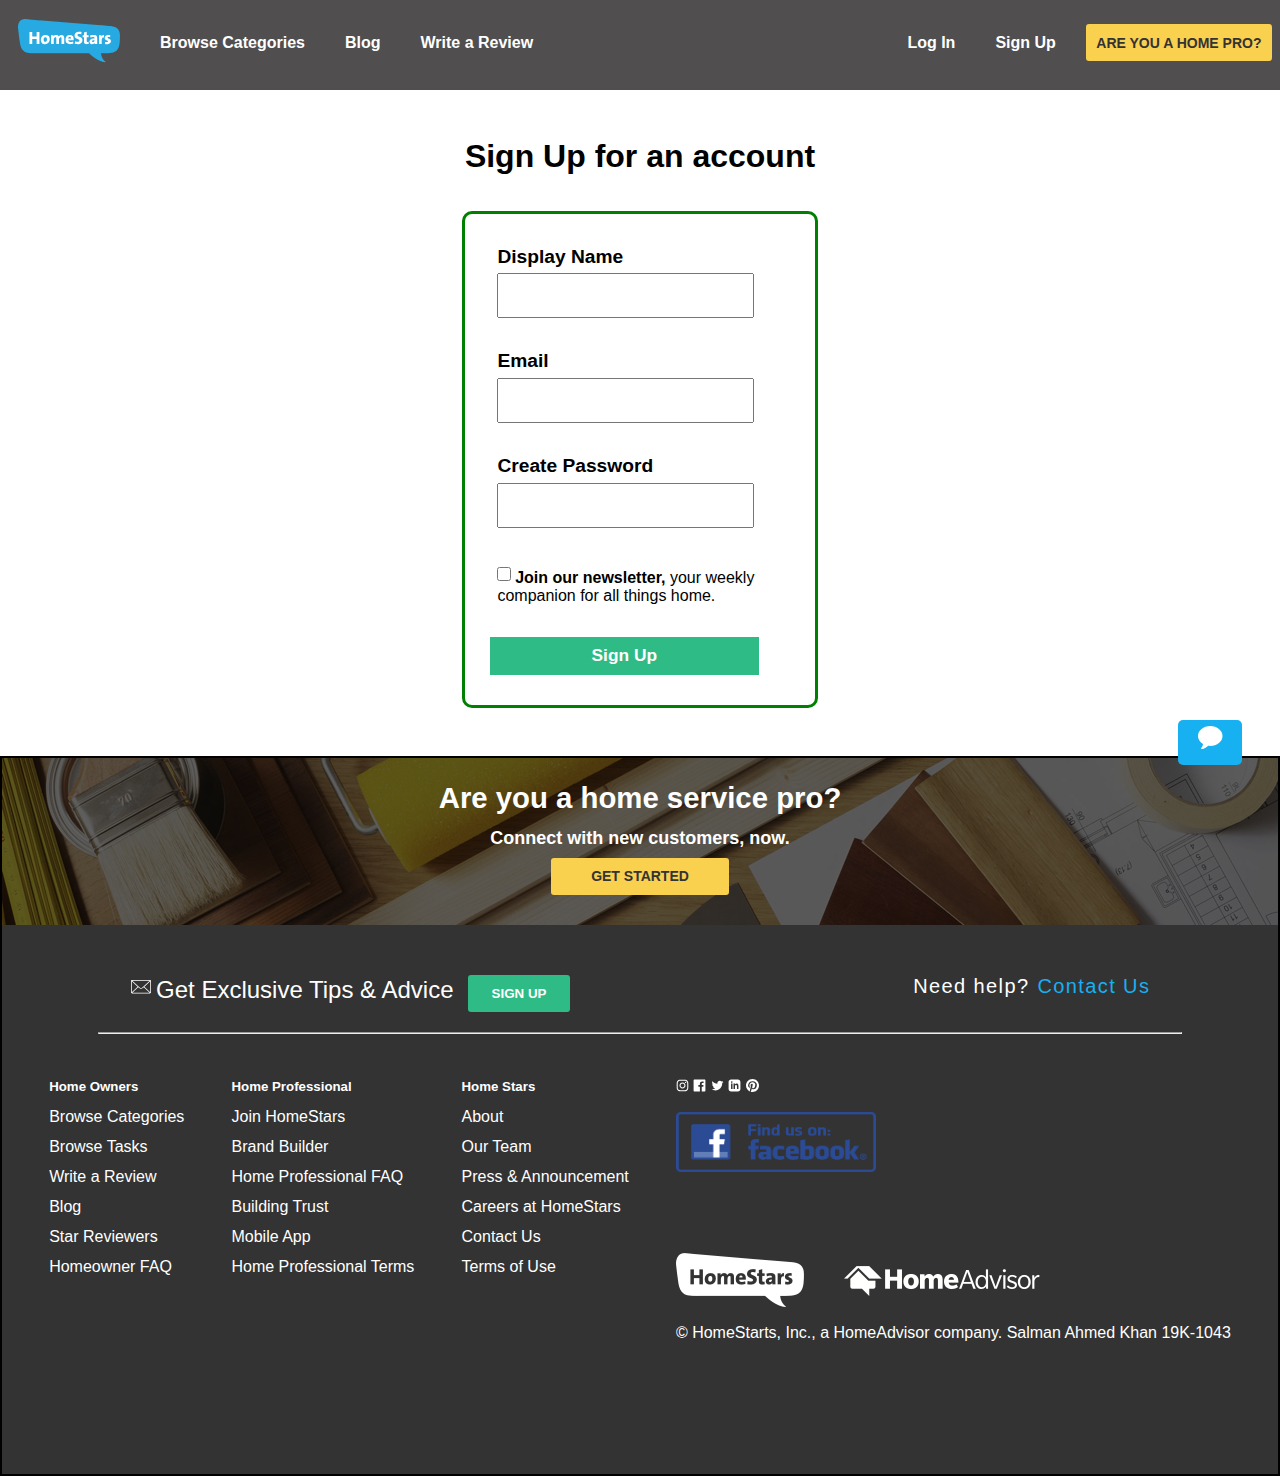
<file: signup.html>
<!DOCTYPE html>
<html lang="en">

<head>
    <meta charset="UTF-8">
    <meta http-equiv="X-UA-Compatible" content="IE=edge">
    <meta name="viewport" content="width=device-width, initial-scale=1.0">
    <link rel="stylesheet" href="style.css">
    <link rel="stylesheet" href="signup.css">
    <script src="script.js"></script>
    <title>SignUp</title>
</head>

<body>
    <!-- Header Content -->
    <header>
        <!-- Navbar Content -->
        <nav class="navbar">
            <ul class="nav-left">
                <li>
                    <a href="./index.html">
                        <svg style="cursor: pointer;" viewBox="0 0 102 45" version="1.1" height="45px" width="102px"
                            data-reactid="4">
                            <g stroke="none" stroke-width="1" fill="none" fill-rule="evenodd" data-reactid="5">
                                <g transform="translate(-85.000000, -25.000000)" data-reactid="6">
                                    <g transform="translate(85.000000, 25.000000)" data-reactid="7">
                                        <g data-reactid="8">
                                            <g data-reactid="9">
                                                <g data-reactid="10">
                                                    <polygon fill="#FFFFFF"
                                                        points="8.67975652 29.5964087 97.3692 29.5964087 97.3692 11.5503913 8.67975652 11.5503913"
                                                        data-reactid="11"></polygon>
                                                    <g transform="translate(0.000000, 0.664774)" fill="#27A9E1"
                                                        data-reactid="12">
                                                        <path
                                                            d="M74.5575652,21.8033426 C74.3730783,21.9044557 74.2462435,22.0233078 74.1744,22.1590122 C74.1034435,22.2956035 74.0679652,22.447273 74.0679652,22.6131339 C74.0679652,22.8508383 74.1451304,23.0495165 74.2994609,23.2091687 C74.4537913,23.3697078 74.6728696,23.4495339 74.9584696,23.4495339 C75.1828696,23.4495339 75.3913043,23.4025252 75.581113,23.3067339 C75.7700348,23.2118296 75.9305739,23.0876557 76.0609565,22.9333252 C76.1913391,22.7789948 76.295113,22.5980557 76.3731652,22.3905078 C76.4494435,22.18296 76.4884696,21.9727513 76.4884696,21.7589948 L76.4884696,21.4742817 C76.0139478,21.4742817 75.6192522,21.5035513 75.3052696,21.5629774 C74.9904,21.6224035 74.7411652,21.7031165 74.5575652,21.8033426"
                                                            data-reactid="13"></path>
                                                        <path
                                                            d="M27.3466435,18.5912296 C27.132887,18.5912296 26.9253391,18.6329165 26.724,18.7154035 C26.5217739,18.7987774 26.3408348,18.92916 26.1811826,19.1074383 C26.0206435,19.2848296 25.8929217,19.5136643 25.7980174,19.7921687 C25.703113,20.07156 25.6561043,20.4068296 25.6561043,20.7979774 C25.6561043,21.6166383 25.786487,22.2153339 26.0472522,22.5949513 C26.3080174,22.9754557 26.724,23.1643774 27.2934261,23.1643774 C27.7910087,23.1643774 28.191913,22.969247 28.4943652,22.5772122 C28.7968174,22.1860643 28.948487,21.6166383 28.948487,20.8689339 C28.948487,20.1096991 28.8234261,19.540273 28.5741913,19.1606557 C28.3249565,18.7810383 27.9160696,18.5912296 27.3466435,18.5912296"
                                                            data-reactid="14"></path>
                                                        <path
                                                            d="M51.7422052,18.2353826 C51.3510574,18.2353826 51.0237704,18.3781826 50.7630052,18.6620087 C50.50224,18.9467217 50.3479096,19.3210174 50.3009009,19.7831217 L52.9874922,19.7831217 C53.01144,19.2731217 52.9076661,18.8881826 52.6761704,18.6265304 C52.4446748,18.3657652 52.133353,18.2353826 51.7422052,18.2353826"
                                                            data-reactid="15"></path>
                                                        <g data-reactid="16">
                                                            <path
                                                                d="M92.6084609,23.7431165 C92.4186522,24.1165252 92.1490174,24.4340557 91.7986696,24.6948209 C91.4492087,24.956473 91.0279043,25.1578122 90.5356435,25.3006122 C90.0433826,25.4425252 89.4943565,25.5134817 88.8894522,25.5134817 C88.178113,25.5134817 87.5244261,25.4309948 86.9319391,25.264247 L87.0738522,23.0574991 C87.6193304,23.2952035 88.2366522,23.4140557 88.9249304,23.4140557 C89.2690696,23.4140557 89.5360435,23.3519687 89.7258522,23.2269078 C89.9156609,23.1027339 90.0105652,22.9333252 90.0105652,22.7195687 C90.0105652,22.5058122 89.9307391,22.3372904 89.7702,22.2131165 C89.6105478,22.0880557 89.4083217,21.97896 89.1652957,21.8831687 C88.9222696,21.7882643 88.6606174,21.6880383 88.382113,21.5807165 C88.1027217,21.4742817 87.8419565,21.32616 87.5989304,21.1363513 C87.3559043,20.9465426 87.1545652,20.6999687 86.9940261,20.3975165 C86.833487,20.0950643 86.7536609,19.7003687 86.7536609,19.2143165 C86.7536609,18.8107513 86.8308261,18.428473 86.9851565,18.0665948 C87.139487,17.7047165 87.3763043,17.389847 87.6973826,17.122873 C88.0175739,16.8558991 88.4238,16.6456904 88.9160609,16.49136 C89.4083217,16.3370296 89.9928261,16.2598643 90.668687,16.2598643 C90.9063913,16.2598643 91.1609478,16.2749426 91.4341304,16.3042122 C91.7064261,16.3343687 91.9680783,16.3733948 92.217313,16.4204035 L92.1277304,18.5375687 C91.9024435,18.4550817 91.6567565,18.3956557 91.3897826,18.3601774 C91.1228087,18.3246991 90.8584957,18.30696 90.5977304,18.30696 C90.2535913,18.30696 89.9990348,18.369047 89.832287,18.4932209 C89.6664261,18.6182817 89.5830522,18.7814817 89.5830522,18.9828209 C89.5830522,19.1726296 89.6664261,19.32696 89.832287,19.4458122 C89.9990348,19.5646643 90.2030348,19.6773078 90.4469478,19.7837426 C90.6899739,19.8901774 90.9534,20.0028209 91.238113,20.121673 C91.5228261,20.2405252 91.7871391,20.3948557 92.0301652,20.5846643 C92.2731913,20.774473 92.4780783,21.02016 92.6439391,21.3226122 C92.8098,21.6250643 92.8931739,22.0144383 92.8931739,22.488073 C92.8931739,22.9510643 92.7982696,23.3697078 92.6084609,23.7431165 L92.6084609,23.7431165 Z M85.9491913,18.9473426 C85.2023739,18.7814817 84.6391565,18.9145252 84.2586522,19.34736 C83.8790348,19.7810817 83.690113,20.5545078 83.690113,21.6702991 L83.690113,25.3183513 L81.0026348,25.3183513 L81.0026348,16.4736209 L83.5136087,16.4736209 C83.5136087,16.6634296 83.5047391,16.9037948 83.487,17.1947165 C83.4683739,17.4856383 83.4364435,17.7668035 83.3894348,18.0399861 L83.4240261,18.0399861 C83.6608435,17.5060383 83.9925652,17.0669948 84.4191913,16.7228557 C84.8467043,16.3787165 85.3983913,16.2243861 86.0742522,16.2598643 L85.9491913,18.9473426 Z M76.7372609,25.3183513 C76.7372609,25.1045948 76.7399217,24.8846296 76.7461304,24.6593426 C76.7523391,24.4340557 76.7727391,24.2087687 76.8082174,23.9834817 L76.7913652,23.9834817 C76.5776087,24.446473 76.2272609,24.8172209 75.7412087,25.0957252 C75.2542696,25.3742296 74.7025826,25.5134817 74.0861478,25.5134817 C73.6586348,25.5134817 73.2852261,25.4451861 72.9650348,25.3085948 C72.6439565,25.1728904 72.3778696,24.9857426 72.164113,24.7489252 C71.9503565,24.5112209 71.7871565,24.2353774 71.674513,23.9213948 C71.5618696,23.6065252 71.5051043,23.2659339 71.5051043,22.897847 C71.5051043,22.3399513 71.6301652,21.8627687 71.8794,21.4654122 C72.1286348,21.0680557 72.471887,20.7443165 72.9118174,20.4950817 C73.3499739,20.245847 73.8750522,20.062247 74.4861652,19.9433948 C75.0972783,19.8254296 75.7642696,19.7660035 76.4880261,19.7660035 L76.4880261,19.4103339 C76.4880261,19.042247 76.3727217,18.7690643 76.1412261,18.591673 C75.9097304,18.4133948 75.4972957,18.3246991 74.9048087,18.3246991 C74.5127739,18.3246991 74.0976783,18.3805774 73.6586348,18.4932209 C73.2195913,18.6067513 72.8222348,18.7451165 72.4665652,18.9118643 L72.0035739,16.7938122 C72.4665652,16.6279513 72.9969652,16.4949078 73.5965478,16.3937948 C74.1952435,16.2926817 74.7859565,16.2421252 75.366913,16.2421252 C76.1146174,16.2421252 76.7346,16.3104209 77.2268609,16.4470122 C77.7191217,16.5836035 78.1138174,16.7849426 78.4100609,17.0519165 C78.7063043,17.3188904 78.9147391,17.6426296 79.0327043,18.02136 C79.1515565,18.4018643 79.2109826,18.8346991 79.2109826,19.3207513 L79.2109826,23.2180383 C79.2109826,23.5382296 79.2171913,23.8823687 79.2287217,24.2504557 C79.2402522,24.6176557 79.2579913,24.9742122 79.2819391,25.3183513 L76.7372609,25.3183513 Z M69.7240957,25.4425252 C69.3684261,25.4895339 69.0304957,25.5134817 68.7103043,25.5134817 C68.1994174,25.5134817 67.7727913,25.466473 67.4286522,25.3715687 C67.084513,25.2766643 66.8060087,25.119673 66.5922522,24.8997078 C66.3784957,24.6806296 66.227713,24.3897078 66.1390174,24.0278296 C66.0494348,23.6659513 66.005087,23.2118296 66.005087,22.6663513 L66.005087,18.5553078 L64.6702174,18.5553078 L64.6702174,16.4736209 L66.005087,16.4736209 L66.005087,13.8579861 L68.7280435,13.1280209 L68.7280435,16.4736209 L70.6314522,16.4736209 L70.6314522,18.5553078 L68.7280435,18.5553078 L68.7280435,22.0437078 C68.7280435,22.4951687 68.7927913,22.8091513 68.9231739,22.9865426 C69.0535565,23.1648209 69.2912609,23.2535165 69.6354,23.2535165 C69.8012609,23.2535165 69.9582522,23.2419861 70.1063739,23.2180383 C70.2553826,23.1949774 70.4061652,23.1648209 70.5604957,23.1293426 L70.7210348,25.2465078 C70.4123739,25.3298817 70.0806522,25.3946296 69.7240957,25.4425252 L69.7240957,25.4425252 Z M64.0990174,23.1027339 C63.8675217,23.5949948 63.5411217,24.0216209 63.1207043,24.3834991 C62.6994,24.7453774 62.1982696,25.0274296 61.617313,25.2287687 C61.0354696,25.4309948 60.3888783,25.5312209 59.6766522,25.5312209 C59.108113,25.5312209 58.5919043,25.5046122 58.128913,25.4513948 C57.6659217,25.3981774 57.2268783,25.3183513 56.8117826,25.2110296 L57.0787565,22.5776557 C57.4699043,22.7435165 57.8885478,22.8738991 58.3338,22.9688035 C58.7781652,23.0645948 59.2500261,23.1116035 59.7484957,23.1116035 C60.1990696,23.1116035 60.5848957,23.0131513 60.905087,22.8180209 C61.2252783,22.6220035 61.3849304,22.304473 61.3849304,21.8654296 C61.3849304,21.5212904 61.2669652,21.2552035 61.0292609,21.0645078 C60.7924435,20.8755861 60.495313,20.7061774 60.1396435,20.5580557 C59.7839739,20.4099339 59.3981478,20.2582643 58.9830522,20.1039339 C58.5670696,19.9496035 58.1821304,19.7420557 57.8264609,19.4812904 C57.4699043,19.2205252 57.1736609,18.8852557 56.9368435,18.4754817 C56.6991391,18.0665948 56.5811739,17.5237774 56.5811739,16.8470296 C56.5811739,16.2776035 56.6876087,15.7649426 56.9013652,15.30816 C57.1142348,14.8513774 57.4228957,14.4566817 57.8264609,14.12496 C58.2291391,13.7923513 58.7249478,13.5377948 59.312113,13.3595165 C59.8992783,13.1812383 60.5724783,13.0925426 61.331713,13.0925426 C61.6403739,13.0925426 61.9960435,13.1102817 62.3996087,13.14576 C62.8031739,13.1812383 63.1765826,13.2406643 63.5207217,13.3240383 L63.271487,15.7436557 C62.5956261,15.5068383 61.9073478,15.3879861 61.2075391,15.3879861 C60.638113,15.3879861 60.2194696,15.49176 59.9524957,15.6993078 C59.6518174,15.9343513 59.5205478,16.2554296 59.5595739,16.6643165 C59.5808609,16.8931513 59.7041478,17.102473 59.8824261,17.247047 C60.1316609,17.4474991 60.4456435,17.6310991 60.8252609,17.7996209 C61.1862522,17.959273 61.578287,18.122473 61.9995913,18.2883339 C62.4200087,18.4550817 62.8120435,18.6714991 63.1739217,18.938473 C63.5358,19.205447 63.8382522,19.5433774 64.0812783,19.9522643 C64.3243043,20.3620383 64.4458174,20.8809078 64.4458174,21.50976 C64.4458174,22.0791861 64.330513,22.610473 64.0990174,23.1027339 L64.0990174,23.1027339 Z M55.6480957,20.9492035 C55.6303565,21.1452209 55.6099565,21.3554296 55.5860087,21.5807165 L50.3006348,21.5807165 C50.3121652,22.16256 50.4966522,22.6131339 50.8532087,22.9333252 C51.2106522,23.2535165 51.7579043,23.4140557 52.4958522,23.4140557 C52.9242522,23.4140557 53.3588609,23.3697078 53.7987913,23.2801252 C54.2387217,23.1914296 54.6733304,23.0521774 55.1017304,22.8623687 L55.3678174,24.9085774 C54.8578174,25.1108035 54.314113,25.2615861 53.7375913,25.3626991 C53.1610696,25.4629252 52.5996261,25.5134817 52.0523739,25.5134817 C50.6022,25.5134817 49.4908435,25.1516035 48.7191913,24.427847 C47.9466522,23.7049774 47.5599391,22.5599165 47.5599391,20.9935513 C47.5599391,20.3176904 47.6521826,19.6888383 47.8366696,19.1069948 C48.0202696,18.5260383 48.2943391,18.0249078 48.6571043,17.6036035 C49.0189826,17.1822991 49.4651217,16.8532383 49.9946348,16.6155339 C50.5232609,16.3787165 51.1326,16.2598643 51.8226522,16.2598643 C52.4878696,16.2598643 53.0643913,16.3671861 53.5522174,16.5800557 C54.0400435,16.7938122 54.4409478,17.0847339 54.7558174,17.4519339 C55.070687,17.8200209 55.3030696,18.2528557 55.4520783,18.7513252 C55.6002,19.2497948 55.6747043,19.7899513 55.6747043,20.3709078 C55.6747043,20.5607165 55.6658348,20.7531861 55.6480957,20.9492035 L55.6480957,20.9492035 Z M46.2312783,25.3183513 L43.5083217,25.3183513 L43.5083217,19.7695513 C43.5083217,19.38816 43.4524435,19.0883687 43.340687,18.8675165 C43.2289304,18.6475513 43.0196087,18.5375687 42.7127217,18.5375687 C42.5131565,18.5375687 42.3100435,18.6005426 42.1033826,18.7256035 C41.8976087,18.8506643 41.7122348,19.0262817 41.5472609,19.2515687 C41.3814,19.4777426 41.2492435,19.7456035 41.1490174,20.0542643 C41.0487913,20.3638122 40.9991217,20.6973078 40.9991217,21.0538643 L40.9991217,25.3183513 L38.3125304,25.3183513 L38.3125304,19.7509252 C38.3125304,19.3943687 38.2584261,19.10256 38.1511043,18.877273 C38.0428957,18.6510991 37.8282522,18.5375687 37.5054,18.5375687 C37.2907565,18.5375687 37.0752261,18.6032035 36.8605826,18.734473 C36.6459391,18.8648557 36.4579043,19.0440209 36.2964783,19.2693078 C36.1350522,19.4954817 36.0037826,19.7606817 35.9017826,20.0631339 C35.7997826,20.366473 35.7492261,20.6973078 35.7492261,21.0538643 L35.7492261,25.3183513 L33.0626348,25.3183513 L33.0626348,16.4736209 L35.5913478,16.4736209 C35.5913478,16.6385948 35.5824783,16.8532383 35.5647391,17.1175513 C35.546113,17.3818643 35.5203913,17.6319861 35.4840261,17.8670296 L35.5017652,17.8670296 C35.7767217,17.3729948 36.1616609,16.9845078 36.6565826,16.7015687 C37.1523913,16.4195165 37.7164957,16.2776035 38.3488957,16.2776035 C39.0291913,16.2776035 39.5693478,16.4283861 39.9693652,16.7281774 C40.3693826,17.0279687 40.6407913,17.4075861 40.7844783,17.8670296 C41.0204087,17.4315339 41.3751913,17.0581252 41.8488261,16.7459165 C42.3215739,16.4337078 42.8954348,16.2776035 43.5695217,16.2776035 C44.4334174,16.2776035 45.0924261,16.5241774 45.5474348,17.0164383 C46.0033304,17.5086991 46.2312783,18.2590643 46.2312783,19.2675339 L46.2312783,25.3183513 Z M31.4040261,22.6663513 C31.1663217,23.2597252 30.8399217,23.7670643 30.4248261,24.1883687 C30.0097304,24.609673 29.5174696,24.9351861 28.9480435,25.1666817 C28.3786174,25.3981774 27.7612957,25.5134817 27.0969652,25.5134817 C26.4565826,25.5134817 25.8756261,25.4309948 25.3532087,25.264247 C24.8316783,25.0983861 24.3837652,24.8376209 24.0103565,24.4819513 C23.6360609,24.1253948 23.348687,23.6694991 23.1464609,23.1116035 C22.9451217,22.5537078 22.8440087,21.8831687 22.8440087,21.100873 C22.8440087,20.3771165 22.9602,19.7181078 23.1916957,19.1247339 C23.4223043,18.532247 23.7487043,18.0249078 24.1700087,17.6036035 C24.591313,17.1822991 25.0862348,16.8558991 25.6556609,16.6252904 C26.225087,16.3937948 26.8486174,16.2776035 27.5244783,16.2776035 C28.877087,16.2776035 29.9210348,16.6456904 30.6563217,17.3809774 C31.3916087,18.1171513 31.7596957,19.225847 31.7596957,20.7088383 C31.7596957,21.4210643 31.6408435,22.0729774 31.4040261,22.6663513 L31.4040261,22.6663513 Z M21.4319739,25.3183513 L18.6558,25.3183513 L18.6558,20.3176904 L14.2600435,20.3176904 L14.2600435,25.3183513 L11.4838696,25.3183513 L11.4838696,13.3062991 L14.2600435,13.3062991 L14.2600435,17.9149252 L18.6558,17.9149252 L18.6558,13.3062991 L21.4319739,13.3062991 L21.4319739,25.3183513 Z M96.8144087,8.38812522 C94.2910174,7.46657739 91.4571913,7.42134261 88.8096261,7.18984696 C85.8347739,6.93085565 82.7162348,6.69936 79.7413826,6.44569043 C73.5459913,5.9179513 67.4153478,5.49398609 61.2199565,4.9591513 C48.9036783,3.89746435 36.5909478,2.8091687 24.2728957,1.7687687 C21.0736435,1.49913391 17.8770522,1.20998609 14.6760261,0.961638261 C12.1322348,0.710629565 7.52981739,0.219255652 6.85927826,0.221916522 C2.85910435,0.238768696 0.866113043,2.86504696 0.209765217,6.16984696 C-0.0474521739,7.46391652 -0.051,8.79612522 0.106878261,10.10616 C0.68073913,14.8708904 1.16324348,19.6613426 1.91626957,24.3985774 C2.45997391,27.8160209 3.50924348,31.1873426 6.59585217,33.1342122 C9.56006087,35.0048035 15.7998,34.5923687 20.1015391,34.5941426 C25.0906696,34.5968035 30.080687,34.5985774 35.0698174,34.5985774 C45.2982,34.5994643 55.5265826,34.5959165 65.7558522,34.5817252 C67.1226522,34.5799513 70.8922174,34.5994643 70.8922174,34.5994643 C70.8922174,34.5994643 71.5255043,35.0784209 72.1002522,35.6221252 C73.5699391,37.0119861 75.1460609,38.2936383 76.835713,39.4067687 C79.7981478,41.3607339 84.1708435,43.7643861 87.8463913,43.4291165 C84.9061304,41.3075165 83.2510696,38.2448557 82.9903043,34.6446991 C88.2011739,34.5311687 95.8653652,35.2930643 99.1453304,31.30176 C102.122843,27.6794296 101.802652,21.9771861 101.95787,17.5787687 C102.097122,13.6122991 100.827887,9.85337739 96.8144087,8.38812522 L96.8144087,8.38812522 Z"
                                                                data-reactid="17"></path>
                                                        </g>
                                                    </g>
                                                </g>
                                            </g>
                                        </g>
                                    </g>
                                </g>
                            </g>
                        </svg>
                    </a>
                </li>
                <!-- <li><a href="#">HomeStars</a></li> -->
                <li><a href="#">Browse Categories</a></li>
                <li><a href="./blog.html" target="_blank">Blog</a></li>
                <li><a href="./review.html" target="_blank">Write a Review</a></li>
            </ul>
            <ul class="nav-right">
                <li><a href="./login.html" target="_blank">Log In</a></li>
                <li><a href="./signup.html" target="_blank">Sign Up</a></li>
                <button id="navBtn">ARE YOU A HOME PRO?</button>
            </ul>
        </nav>
    </header>
    <section style="
            background-color: #17b0f1;
            width: 5%;
            height: 5%;
            text-align: center;
            position: fixed;
            top: 80%;
            border-radius: 5px;
            cursor: pointer;
            left: 92%;
            " onclick="handleMessage()">
        <svg style="padding: 6px;" class="drift-default-icon drift-default-icon--chat-round" width="65px" height="35px"
            viewBox="0 0 25 23">
            <path
                d="M24.516 9.953C24.516 4.453 19.04 0 12.258 0 5.476 0 0 4.452 0 9.953c0 3.318 1.986 6.24 5.05 8.053-.34 2.552-1.815 4.055-1.844 4.084-.14.14-.17.368-.113.567a.524.524 0 0 0 .482.312c2.95 0 5.335-1.93 6.612-3.206.652.086 1.362.142 2.07.142 6.783 0 12.26-4.452 12.26-9.953z"
                fill="#FFFFFF"></path>
        </svg>
    </section>
    <div class="signUpcontainer">
        <h1>Sign Up for an account</h1>
        <div class="form">
            <form>
                <div>
                    <label>Display Name</label>
                    <input type="text">
                </div>
                <div>
                    <label>Email</label>
                    <input type="text">
                </div>

                <div><label>Create Password</label>
                    <input type="text">
                </div>
                <div>
                    <span>
                        <input type="checkbox">
                        <span><b>Join our newsletter,</b> your weekly companion for all things home.</span>
                    </span>
                </div>
                <button id="signUpBtn">Sign Up</button>
            </form>
        </div>
    </div>
    <!-- Footer Content -->
    <footer>
        <div class="footerService">
            <h2>Are you a home service pro?</h2>
            <h5>Connect with new customers, now.</h5>
            <button id="navBtn" onclick="handleStarted()">Get Started</button>
        </div>
        <div class="advice">
            <div>
                <svg x="0px" y="0px" width="22" height="22" viewBox="0 0 22 22" data-reactid="5">
                    <g transform="translate(0 0)" data-reactid="6"><svg xmlns="http://www.w3.org/2000/svg" width="22"
                            height="22" viewBox="0 0 22 22" data-reactid="7">
                            <path fill="#FFFFFF" stroke="none" stroke-width="0"
                                d="M14.3615385,10.6931818 L20.2307692,5.25311238 L20.2307692,16.1336231 L14.3615385,10.6931818 Z M8.19423077,11.2085568 L9.13538465,12.0812733 C9.6580769,12.566529 10.3292308,12.808971 11.0003846,12.808971 C11.6707692,12.808971 12.3419231,12.566529 12.8642308,12.0812733 L13.8061539,11.2085568 L19.6684615,16.6426768 L2.33192308,16.6426768 L8.19423077,11.2085568 Z M12.3319231,11.5447033 C11.585,12.2381913 10.4146154,12.2378194 9.6680769,11.5447033 L2.33192308,4.74368687 L19.6684615,4.74368687 L12.3319231,11.5447033 Z M1.76923077,5.25274053 L7.63846155,10.6931818 L1.76923077,16.1339949 L1.76923077,5.25274053 Z M21,5.1155303 C21,4.81359344 20.8742308,4.53991667 20.6715385,4.33874937 C20.4557692,4.12679861 20.1661539,4 19.8461539,4 L2.15384615,4 C1.83384615,4 1.54384615,4.12717045 1.33461538,4.33168434 C1.12653846,4.53805745 1,4.81284975 1,5.1155303 L1,16.2708333 C1,16.5738857 1.12653846,16.8486781 1.33,17.0498453 C1.54384615,17.259565 1.83346154,17.3863636 2.15384615,17.3863636 L19.8461539,17.3863636 C20.1661539,17.3863636 20.4557692,17.259565 20.665,17.0557948 C20.8742308,16.8468188 21,16.573142 21,16.2708333 L21,5.1155303 Z"
                                data-reactid="8"></path>
                        </svg></g>
                </svg>
                <span style="font-size: 18pt; color: #ffff;text-align: center;">Get Exclusive Tips & Advice</span>
                <button id="signUp" onclick="location.href='./signup.html';">SIGN UP</button>
            </div>
            <div>
                <span id="needHelp">Need help?<a href="./contact.html">Contact Us</a></span>
            </div>
        </div>
        <hr>
        <div class="footerSection">
            <div>
                <h5>Home Owners</h5>
                <p>Browse Categories</p>
                <p>Browse Tasks</p>
                <p>Write a Review</p>
                <p>Blog</p>
                <p>Star Reviewers</p>
                <p>Homeowner FAQ</p>
            </div>
            <div>
                <h5>Home Professional</h5>
                <p>Join HomeStars</p>
                <p>Brand Builder</p>
                <p>Home Professional FAQ</p>
                <p>Building Trust</p>
                <p>Mobile App</p>
                <p>Home Professional Terms</p>
            </div>
            <div>
                <h5>Home Stars</h5>
                <p>About</p>
                <p>Our Team</p>
                <p>Press & Announcement</p>
                <p>Careers at HomeStars</p>
                <p>Contact Us</p>
                <p>Terms of Use</p>
            </div>
            <div>
                <span>
                    <svg x="0px" y="0px" width="13" height="13" viewBox="0 0 22 22" data-reactid="77">
                        <g transform="translate(0 0)" data-reactid="78"><svg x="0px" y="0px" width="22px" height="22px"
                                viewBox="0 0 22 22" data-reactid="79">
                                <g transform="translate(1 1)" data-reactid="80">
                                    <radialGradient id="insta_radial_1" cx="64.9629" cy="-571.0752" r="10"
                                        gradientTransform="matrix(0 -1.9815 -1.8434 0 -1047.4216 150.2586)"
                                        gradientUnits="userSpaceOnUse" data-reactid="81">
                                        <stop offset="0" style="stop-color:#FFDD55;" data-reactid="82"></stop>
                                        <stop offset="0.1" style="stop-color:#FFDD55;" data-reactid="83"></stop>
                                        <stop offset="0.5" style="stop-color:#FF543E;" data-reactid="84"></stop>
                                        <stop offset="1" style="stop-color:#C837AB;" data-reactid="85"></stop>
                                    </radialGradient>
                                    <path fill="none"
                                        d="M10.004,0.003c-4.175,0-5.396,0.004-5.634,0.023C3.514,0.098,2.98,0.232,2.399,0.521 c-0.447,0.223-0.801,0.48-1.148,0.842c-0.635,0.658-1.02,1.469-1.158,2.432C0.025,4.263,0.005,4.358,0.001,6.746 c-0.001,0.797,0,1.845,0,3.25c0,4.171,0.005,5.391,0.024,5.629c0.069,0.832,0.2,1.356,0.478,1.931 c0.529,1.099,1.539,1.924,2.73,2.23c0.412,0.105,0.867,0.164,1.451,0.192c0.248,0.011,2.772,0.019,5.298,0.019 s5.051-0.004,5.293-0.016c0.677-0.032,1.069-0.085,1.504-0.197c1.198-0.308,2.19-1.121,2.731-2.234 c0.271-0.561,0.408-1.104,0.471-1.894C19.994,15.483,20,12.736,20,9.993c0-2.744-0.006-5.485-0.02-5.657 c-0.063-0.804-0.2-1.343-0.48-1.914c-0.229-0.467-0.485-0.816-0.856-1.172c-0.661-0.632-1.471-1.017-2.435-1.156 c-0.468-0.067-0.56-0.087-2.951-0.091H10.004z"
                                        data-reactid="86"></path>
                                    <radialGradient id="insta_radial_2" cx="571.9092" cy="-301.2217" r="10.0004"
                                        gradientTransform="matrix(0.1739 0.8685 3.5809 -0.717 975.8375 -711.2343)"
                                        gradientUnits="userSpaceOnUse" data-reactid="87">
                                        <stop offset="0" style="stop-color:#3771C8;" data-reactid="88"></stop>
                                        <stop offset="0.128" style="stop-color:#3771C8;" data-reactid="89"></stop>
                                        <stop offset="1" style="stop-color:#6600FF;stop-opacity:0;" data-reactid="90">
                                        </stop>
                                    </radialGradient>
                                    <path fill="none"
                                        d="M10.004,0.003c-4.175,0-5.396,0.004-5.634,0.023C3.514,0.098,2.98,0.232,2.399,0.521 c-0.447,0.223-0.801,0.48-1.148,0.842c-0.635,0.658-1.02,1.469-1.158,2.432C0.025,4.263,0.005,4.358,0.001,6.746 c-0.001,0.797,0,1.845,0,3.25c0,4.171,0.005,5.391,0.024,5.629c0.069,0.832,0.2,1.356,0.478,1.931 c0.529,1.099,1.539,1.924,2.73,2.23c0.412,0.105,0.867,0.164,1.451,0.192c0.248,0.011,2.772,0.019,5.298,0.019 s5.051-0.004,5.293-0.016c0.677-0.032,1.069-0.085,1.504-0.197c1.198-0.308,2.19-1.121,2.731-2.234 c0.271-0.561,0.408-1.104,0.471-1.894C19.994,15.483,20,12.736,20,9.993c0-2.744-0.006-5.485-0.02-5.657 c-0.063-0.804-0.2-1.343-0.48-1.914c-0.229-0.467-0.485-0.816-0.856-1.172c-0.661-0.632-1.471-1.017-2.435-1.156 c-0.468-0.067-0.56-0.087-2.951-0.091H10.004z"
                                        data-reactid="91"></path>
                                    <g transform="scale(1.333) translate(-2.5,-2.5)" data-reactid="92">
                                        <path fill="none"
                                            d="M17.339,6.958c-0.037-0.786-0.162-1.322-0.343-1.792c-0.189-0.485-0.441-0.897-0.853-1.308 c-0.41-0.411-0.821-0.663-1.308-0.852c-0.471-0.183-1.008-0.307-1.793-0.343C12.255,2.628,12.005,2.62,10,2.62 c-2.004,0-2.256,0.009-3.043,0.045c-0.786,0.036-1.323,0.16-1.792,0.343c-0.486,0.188-0.897,0.44-1.309,0.852 c-0.411,0.41-0.662,0.822-0.852,1.308c-0.184,0.47-0.308,1.006-0.343,1.792c-0.035,0.787-0.045,1.039-0.045,3.045 c0,2.005,0.009,2.256,0.045,3.043c0.036,0.786,0.16,1.322,0.343,1.792c0.188,0.485,0.44,0.897,0.852,1.308 c0.41,0.411,0.822,0.664,1.308,0.853c0.47,0.183,1.006,0.307,1.792,0.343c0.788,0.036,1.039,0.045,3.044,0.045 s2.256-0.009,3.044-0.045c0.786-0.036,1.323-0.16,1.793-0.343c0.485-0.188,0.896-0.441,1.307-0.853 c0.411-0.41,0.663-0.822,0.853-1.308c0.181-0.47,0.306-1.006,0.343-1.792c0.035-0.787,0.045-1.038,0.045-3.043 C17.384,7.998,17.374,7.747,17.339,6.958z"
                                            data-reactid="93"></path>
                                        <path fill="#FFFFFF"
                                            d="M9.999,2.617c-2.005,0-2.257,0.009-3.044,0.045c-0.786,0.036-1.323,0.16-1.792,0.343 c-0.486,0.188-0.897,0.44-1.309,0.852c-0.411,0.41-0.662,0.822-0.852,1.308C2.819,5.634,2.695,6.17,2.66,6.956 c-0.035,0.787-0.045,1.039-0.045,3.045c0,2.005,0.009,2.256,0.045,3.043c0.036,0.786,0.16,1.322,0.343,1.792 c0.188,0.485,0.44,0.897,0.852,1.308c0.41,0.411,0.822,0.664,1.308,0.853c0.47,0.183,1.006,0.307,1.792,0.343 c0.788,0.036,1.039,0.045,3.044,0.045s2.256-0.009,3.044-0.045c0.786-0.036,1.323-0.16,1.793-0.343 c0.485-0.188,0.896-0.441,1.307-0.853c0.411-0.41,0.663-0.822,0.853-1.308c0.181-0.47,0.306-1.006,0.343-1.792 c0.035-0.787,0.045-1.038,0.045-3.043c0-2.006-0.01-2.257-0.045-3.045C17.3,6.17,17.175,5.634,16.994,5.164 c-0.189-0.485-0.441-0.897-0.853-1.308c-0.41-0.411-0.821-0.663-1.308-0.852c-0.471-0.183-1.008-0.307-1.793-0.343 c-0.788-0.036-1.038-0.045-3.044-0.045H9.999z M9.337,3.948c0.196-0.001,0.416,0,0.662,0c1.972,0,2.205,0.007,2.983,0.042 c0.72,0.033,1.11,0.153,1.371,0.254c0.344,0.135,0.59,0.294,0.848,0.553c0.26,0.259,0.42,0.504,0.553,0.849 c0.102,0.261,0.222,0.651,0.255,1.371c0.035,0.778,0.043,1.012,0.043,2.982c0,1.97-0.008,2.204-0.043,2.982 c-0.033,0.72-0.153,1.11-0.255,1.37c-0.133,0.345-0.293,0.59-0.553,0.849c-0.258,0.259-0.503,0.419-0.848,0.552 c-0.261,0.102-0.651,0.222-1.371,0.255c-0.778,0.035-1.012,0.043-2.983,0.043s-2.205-0.008-2.983-0.043 c-0.72-0.033-1.11-0.154-1.371-0.255c-0.345-0.133-0.591-0.293-0.849-0.553c-0.259-0.258-0.419-0.504-0.553-0.849 c-0.101-0.26-0.222-0.65-0.254-1.37c-0.036-0.778-0.043-1.012-0.043-2.983s0.007-2.204,0.043-2.982 c0.032-0.72,0.153-1.11,0.254-1.371c0.134-0.345,0.294-0.591,0.553-0.849C5.054,4.536,5.3,4.376,5.645,4.242 c0.261-0.102,0.651-0.222,1.371-0.255c0.682-0.03,0.945-0.04,2.321-0.041V3.948z M13.94,5.174c-0.489,0-0.887,0.396-0.887,0.886 s0.397,0.886,0.887,0.886s0.886-0.396,0.886-0.886S14.43,5.174,13.94,5.174L13.94,5.174z M9.999,6.209 c-2.094,0-3.791,1.697-3.791,3.792c0,2.094,1.697,3.79,3.791,3.79s3.791-1.696,3.791-3.79C13.79,7.906,12.093,6.209,9.999,6.209 L9.999,6.209z M9.999,7.539c1.359,0,2.461,1.103,2.461,2.462c0,1.358-1.102,2.46-2.461,2.46s-2.461-1.102-2.461-2.46 C7.538,8.642,8.64,7.539,9.999,7.539z"
                                            data-reactid="94"></path>
                                    </g>
                                </g>
                            </svg></g>
                    </svg>
                </span>
                <span>
                    <svg x="0px" y="0px" width="13" height="13" viewBox="0 0 22 22" data-reactid="96">
                        <g transform="translate(0 0)" data-reactid="97"><svg x="0px" y="0px" width="22px" height="22px"
                                viewBox="0 0 22 22" data-reactid="98">
                                <g transform="translate(1 1)" data-reactid="99">
                                    <path fill="#FFFFFF"
                                        d="M18.896,0H1.104C0.494,0,0,0.493,0,1.103v17.793C0,19.506,0.494,20,1.104,20h9.579v-7.744H8.076V9.237 h2.606V7.01c0-2.583,1.578-3.99,3.882-3.99c1.104,0,2.053,0.082,2.329,0.119v2.7h-1.598c-1.255,0-1.496,0.596-1.496,1.47v1.928 h2.989l-0.391,3.019h-2.6V20h5.097C19.505,20,20,19.506,20,18.896V1.103C20,0.493,19.505,0,18.896,0z"
                                        data-reactid="100"></path>
                                    <path fill="transparent" stroke="none"
                                        d="M16.398,12.254l0.391-3.019H13.8V7.307c0-0.874,0.241-1.47,1.496-1.47h1.598v-2.7 c-0.276-0.037-1.225-0.119-2.329-0.119c-2.304,0-3.882,1.407-3.882,3.99v2.227H8.076v3.019h2.606v7.744H13.8v-7.744H16.398z"
                                        data-reactid="101"></path>
                                </g>
                            </svg></g>
                    </svg>
                </span>
                <span>
                    <svg x="0px" y="0px" width="13" height="13" viewBox="0 0 22 22" data-reactid="103">
                        <g transform="translate(0 0)" data-reactid="104"><svg xmlns="http://www.w3.org/2000/svg"
                                width="22" height="22" viewBox="0 0 22 22" data-reactid="105">
                                <path fill="#FFFFFF"
                                    d="M7.28991988,19.2542397 C14.8373597,19.2542397 18.9647197,13.0013598 18.9647197,7.57935991 C18.9647197,7.40167992 18.9611197,7.22479992 18.9530397,7.04887992 C19.7541596,6.46975994 20.4505596,5.74711995 20.9999996,4.92431996 C20.2647996,5.25087996 19.4735197,5.47103995 18.6435997,5.57031995 C19.4907197,5.06239996 20.1411996,4.25855998 20.4479196,3.30047999 C19.6548797,3.77047999 18.7771197,4.11239998 17.8424797,4.29639998 C17.0936797,3.49887999 16.0272797,3 14.8472797,3 C12.5810398,3 10.7433598,4.83767997 10.7433598,7.10303992 C10.7433598,7.42511992 10.7794398,7.73815991 10.8498398,8.03863991 C7.43967988,7.86719991 4.41559994,6.23423994 2.39207997,3.75151999 C2.03935998,4.35775997 1.83631998,5.06239996 1.83631998,5.81391995 C1.83631998,7.23751992 2.56079997,8.4942399 3.66231995,9.22943988 C2.98927996,9.20871988 2.35687997,9.02375989 1.80383998,8.71607989 C1.80295998,8.73327989 1.80295998,8.75039989 1.80295998,8.76839989 C1.80295998,10.7559199 3.21751996,12.4149598 5.09495992,12.7911998 C4.75031993,12.8849598 4.38767994,12.9355198 4.01327994,12.9355198 C3.74887995,12.9355198 3.49175995,12.9093598 3.24191996,12.8615198 C3.76423995,14.4917598 5.27895992,15.6780798 7.07519989,15.7115198 C5.67047991,16.8121597 3.90135995,17.4679997 1.97887998,17.4679997 C1.64775999,17.4679997 1.32119999,17.4490397 1,17.4111197 C2.81607997,18.5749597 4.97223993,19.2542397 7.28991988,19.2542397"
                                    data-reactid="106"></path>
                            </svg></g>
                    </svg>
                </span>
                <span>
                    <svg x="0px" y="0px" width="13" height="13" viewBox="0 0 22 22" data-reactid="108">
                        <g transform="translate(0 0)" data-reactid="109"><svg x="0px" y="0px" width="22px" height="22px"
                                viewBox="0 0 22 22" data-reactid="110">
                                <g transform="translate(1 1)" data-reactid="111">
                                    <path fill="#FFFFFF"
                                        d="M15.833,0H4.167C1.866,0,0,1.866,0,4.167v11.667C0,18.134,1.866,20,4.167,20h11.667C18.135,20,20,18.134,20,15.833V4.167 C20,1.866,18.135,0,15.833,0z M6.667,15.833h-2.5V6.667h2.5V15.833z M5.417,5.61c-0.805,0-1.458-0.658-1.458-1.47 c0-0.811,0.653-1.47,1.458-1.47c0.805,0,1.458,0.659,1.458,1.47C6.875,4.952,6.222,5.61,5.417,5.61z M16.667,15.833h-2.5v-4.669 c0-2.807-3.333-2.594-3.333,0v4.669h-2.5V6.667h2.5v1.471c1.164-2.155,5.833-2.314,5.833,2.063V15.833z"
                                        data-reactid="112"></path>
                                    <g fill="transparent" data-reactid="113">
                                        <path
                                            d="M10.833,8.138V6.667h-2.5v9.167h2.5v-4.669c0-2.594,3.333-2.807,3.333,0v4.669h2.5v-5.632 C16.667,5.823,11.997,5.982,10.833,8.138z"
                                            data-reactid="114"></path>
                                        <ellipse cx="5.417" cy="4.14" rx="1.458" ry="1.47" data-reactid="115">
                                        </ellipse>
                                        <rect x="4.167" y="6.667" width="2.5" height="9.167" data-reactid="116">
                                        </rect>
                                    </g>
                                </g>
                            </svg></g>
                    </svg>
                </span>
                <span>
                    <svg x="0px" y="0px" width="13" height="13" viewBox="0 0 22 22" data-reactid="118">
                        <g transform="translate(0 0)" data-reactid="119"><svg x="0px" y="0px" width="22px" height="22px"
                                viewBox="0 0 22 22" data-reactid="120">
                                <path fill="#FFFFFF"
                                    d="M11,0C4.925,0,0,4.925,0,11c0,4.504,2.708,8.373,6.584,10.075c-0.031-0.768-0.005-1.69,0.191-2.526 c0.211-0.893,1.416-5.994,1.416-5.994s-0.352-0.702-0.352-1.74c0-1.63,0.945-2.848,2.122-2.848c1,0,1.484,0.752,1.484,1.651 c0,1.006-0.641,2.51-0.972,3.903c-0.275,1.167,0.585,2.119,1.736,2.119c2.084,0,3.488-2.677,3.488-5.849 c0-2.411-1.624-4.215-4.577-4.215c-3.336,0-5.415,2.488-5.415,5.268c0,0.958,0.282,1.634,0.725,2.158 c0.204,0.24,0.232,0.336,0.158,0.613c-0.053,0.202-0.173,0.689-0.224,0.883c-0.073,0.278-0.298,0.378-0.55,0.275 c-1.537-0.627-2.252-2.311-2.252-4.202c0-3.125,2.635-6.871,7.861-6.871c4.199,0,6.963,3.039,6.963,6.301 c0,4.315-2.398,7.539-5.935,7.539c-1.188,0-2.305-0.642-2.688-1.371c0,0-0.639,2.534-0.773,3.023 c-0.233,0.849-0.69,1.696-1.107,2.357C8.872,21.84,9.917,22,11,22c6.074,0,10.999-4.925,10.999-11S17.074,0,11,0z"
                                    data-reactid="121"></path>
                                <path fill="transparent"
                                    d="M9.76,16.176c0.383,0.729,1.5,1.371,2.688,1.371c3.536,0,5.935-3.224,5.935-7.539 c0-3.262-2.764-6.301-6.963-6.301c-5.227,0-7.861,3.747-7.861,6.871c0,1.892,0.715,3.575,2.252,4.202 c0.252,0.104,0.478,0.004,0.55-0.274c0.051-0.193,0.171-0.681,0.224-0.883c0.074-0.276,0.046-0.373-0.158-0.613 c-0.443-0.523-0.725-1.199-0.725-2.157c0-2.779,2.079-5.268,5.415-5.268c2.953,0,4.577,1.804,4.577,4.215 c0,3.172-1.404,5.849-3.488,5.849c-1.151,0-2.012-0.952-1.736-2.119c0.331-1.394,0.972-2.897,0.972-3.903 c0-0.899-0.483-1.651-1.484-1.651c-1.176,0-2.122,1.217-2.122,2.848c0,1.038,0.352,1.74,0.352,1.74s-1.204,5.101-1.416,5.993 c-0.196,0.834-0.222,1.755-0.191,2.522c0.42,0.185,0.854,0.343,1.3,0.475c0.417-0.66,0.873-1.507,1.105-2.354 C9.122,18.71,9.76,16.176,9.76,16.176z"
                                    data-reactid="122"></path>
                            </svg></g>
                    </svg>
                </span>
                <p style="margin-top: 10px;">
                    <!-- <span style="vertical-align: bottom; width: 90px; height: 28px; margin-top: 80px;"><iframe
                            name="f190d0a0b311b7c" width="1000px" height="1000px"
                            data-testid="fb:like Facebook Social Plugin" title="fb:like Facebook Social Plugin"
                            frameborder="0" allowtransparency="true" allowfullscreen="true" scrolling="no"
                            allow="encrypted-media"
                            src="https://www.facebook.com/v2.7/plugins/like.php?app_id=1386381761690342&amp;channel=https%3A%2F%2Fstaticxx.facebook.com%2Fx%2Fconnect%2Fxd_arbiter%2F%3Fversion%3D46%23cb%3Df1f830c6f16aed8%26domain%3Dhomestars.com%26is_canvas%3Dfalse%26origin%3Dhttps%253A%252F%252Fhomestars.com%252Ff2784975faf236%26relation%3Dparent.parent&amp;container_width=273&amp;href=https%3A%2F%2Fwww.facebook.com%2FHomeStars&amp;layout=button_count&amp;locale=en_US&amp;sdk=joey&amp;send=true&amp;share=false&amp;show_faces=false"
                            style="border: none; visibility: visible; width: 90px; height: 28px;"
                            class=""></iframe></span> -->
                    <span>
                        <a href="https://www.youtube.com/watch?v=iik25wqIuFo" target="_blank"><img src="./images/facebook.jpg" style="width: 200px; height: 60px;"></a>
                    </span>
                </p>
                <div>
                    <img src="./images/footerImg.png" style="margin-top: 70px;">
                    <p>&copy; HomeStarts, Inc., a HomeAdvisor company. <span>Salman Ahmed Khan 19K-1043</span></p>
                </div>
            </div>
        </div>
    </footer>
</body>

</html>
</file>
<file: style.css>
* {
    margin: 0;
    padding: 0;
    font-family: "fira-sans","San Francisco","Segoe UI",sans-serif;
}
body {
    overflow-x: hidden;
}
header {
    background-image: url('./images/background_img.jpg');
    background-size: cover;
    background-repeat: no-repeat;
    background-position: 50%;
    height: 60vh;
}
.navbar {
    /* border: 2px solid red; */
    display: flex;
    flex-direction: row;
    justify-content: space-between;
    padding: 8px;
    /* background-color: #333333; */
}

ul {
    list-style-type: none;
    display: flex;
    justify-content: center;
    align-items: center;
}
ul li {
    /* border: 1px solid black; */
    padding: 10px;
    margin-right: 20px;
}
ul li a{
    text-decoration: none;
    color: #ffff;
    font-weight: bold;
}
ul li:hover {
    background-color: #555;
}

#navBtn {
    background-color: #FAD04F;
    cursor: pointer;
    border: none;
    border-radius: 3px;
    color: #333333;
    text-align: center;
    text-transform: uppercase;
    font-size: 14px;
    font-weight: bold;
    padding: 0.75em;
}
.navText {
    display: flex;
    /* border: 2px solid brown; */
    flex-direction: column;
    padding: 20px;
    width: 40%;
    margin: auto;
    color: #ffff;
    /* background-color: #333333; */
    line-height: 2.7rem;
    margin-top: 70px;
    margin-bottom: 90px;
}
.navText h3 {
    font-size:2.5em;
    font-weight: 400;
    letter-spacing: 1.4px;
    margin-bottom: 6px;
}
.navText p {
    font-size: 13pt;
    font-weight: bold;
    letter-spacing: 0px;
    margin-bottom: 10px;
}
#serviceSearch {
    padding: 16px;
    width: 50%;
    
    border-top-left-radius: 4px;
    border-bottom-left-radius: 4px;
}
#postalCode {
    margin-left: -5px;
    padding: 16px;
    width: 28%;
  
    border-top-left-radius: 2px;
    border-bottom-left-radius: 1px;
}
.searchBox button {
    padding: 10px;
    height: 3.9em;
    margin-left:-4px;
    width: 22%;
    border: none;
    background-color: #2FBB86;
    text-transform: uppercase;
    font-size: 13px;
    color: #ffff;
    cursor: pointer;
    font-weight: bold;
    border-top-right-radius: 4px;
    border-bottom-right-radius: 4px;
}

.sec1 {
    display: flex;
    justify-content: center;
    align-items: center;
    /* border: 2px solid black; */
    margin-top: 10px;
    width: 100%;
    letter-spacing: 1.7px;
}
.sec1 h3 {
    letter-spacing: 0.2px;
    font-size: 15pt;
    font-weight: 600;
}
.logoSection {
    /* border: 1px solid red; */
    border-bottom: 1px solid gray;
    padding: 20px;
    display: flex;
    justify-content: space-between;
    width: 90%;
    align-items: center;
}
.logoSection span {
    border: 3px solid #15546e;
    border-radius: 8px;
    height: 11vh;
    color: #177aa5;
    text-align: center;
    margin-right: 20px;
    font-size: 10pt;
    font-weight: 700;
    cursor: pointer;
}
.logoSection span svg {
    display: block;
    margin: auto;
}
.logoSection span:hover {
    background-color: #08638a;
    color: #ffff;
    border:3px solid #333333;
}
.logoSection span img {
    display: block;
    margin: auto;
}
.logoSectionBottom {
    text-align: center;
}
.logoSectionBottom h1 {
    margin-top: 30px;
    font-size: 26pt;
}

hr {
    height: 1px;
    width: 18%;
    margin: auto;
    margin-top: 20px;
    background-color: #29ace4;
    margin-bottom: 50px;
    
}

.Boxes {
    display: flex;
    width: 100%;
    /* flex-direction: column; */
    margin-top: 30px;
    /* border: 2px solid black; */
    padding: 10px;
    align-content: space-between;
    flex-wrap: wrap;
    justify-content:space-evenly;
}
.Boxes > div {
    border: 1px solid gray;
    width: 35%;
    display: flex;
    flex-direction: column;
    margin-bottom: 40px;
    text-align: center;
    border-radius: 3px;
    height: 25vh;
}
.Boxes div p {
    font-size: 13pt;
    /* margin: 15px; */
    font-weight: 600;
    font-style: italic;
    padding: 4px;
    border: 2px solid black;
}

.stars {
    margin-bottom: 0px;
    height:100%;
    /* border: 2px solid blue; */
    color: #ffff;
    background-color: #17b0f1;
    border-bottom-left-radius: 3px;
    border-bottom-right-radius: 3px;    
}

.stars span{
    margin:4px;
    font-style: normal;
}

footer {
    height: 80vh;
    border: 2px solid black;
    background-color: #333333;
}
.footerService {
    display: flex;
    flex-direction: column;
    justify-content: center;
    align-items: center;
    line-height: 30pt;
    color: #fff;
    background-image: url('./images/Home\ Pro\ BG\ Image.png');
}
.footerService h2 {
    margin-top: 20px;
    font-size: 22pt;
}
.footerService h5 {
    font-size: large;
}
.footerService button {
    width: 14%;
    margin-bottom: 30px;
}
.advice {
    display: flex;
    /* justify-content: space-between; */
    /* align-items: center; */
    width: 80%;
    /* border: 2px solid red; */
    margin: auto;
    margin-top: 50px;
}

.advice div {
    /* border: 2px solid blue; */
    width: 50%;
}
#signUp{
    background-color: #2FBB86;
    text-transform: uppercase;
    font-size: 10pt;
    border: none;
    width: 20%;
    margin-left: 10px;
    padding: 11px;
    border-radius: 3px;
    cursor: pointer;
    text-align: center;
    font-weight: bold;
    color: #ffff;
}
#needHelp {
    color: #fff;
    float: right;
    font-size: 15pt;
    letter-spacing: 1.4px;
}
#needHelp a {
    margin-left: 8px;
    text-decoration: none;
    color: #17b0f1;
}
footer hr {
    width: 85%;
    height: 0px;
    background-color: gray;
    padding: 0;
    margin: auto;
    margin-top: 20px;
}
.footerSection {
    display: flex;
    color: #ffff;
    margin-top: 3%;
    justify-content: space-evenly;
    flex-wrap: wrap;
    line-height: 30px;
}

.columns {
    margin-top: 30px;
    display: flex;
    width: 100%;
    margin-bottom: 20px;
}
.col1 {
    width: 60%;
}
.col1 img {
    width: 100%;
}

.col2 {
    display: flex;
    flex-direction: column;
    justify-content: center;
    margin-left: 8%;
}
#imageSection {
    width: 100%;
}
</file>
<file: blog.css>
*{
    margin: 0;
    padding: 0;
    box-sizing: border-box;
    font-family: "fira-sans","San Francisco","Segoe UI",sans-serif;
}
header {
    background-image: none;
    height: 10vh;
    background-color: #504e4e;
}
.blogContainer {
    /* border: 1px solid red; */
    width: 100%;
}
.wrapper {
    width: 90%;
    height: 70vh;
    /* border: 1px solid black; */
    margin: 0 auto;
}
.wrapper a {
    text-decoration: none;
}
.wrapper img {
    width: 100%;
    height: 100%;
    display: inline;
}
.wrapper span {
    display: inline;
    z-index: 1;
    text-transform: uppercase;
    position: relative;
    top: -90px;
    font-size: 2em;
    color: #fff;
    font-weight: 700;
    letter-spacing: 0.2em;
    line-height: 120%;
}

.wrapper span:hover {
    /* color: #5555; */
    background-color: lightslategray;
}
.allBlogs {
    width: 80%;
    margin-top: 50px;
    margin-left: 5%;
}
.blogs {
    display: flex;
    flex-direction: column;
    margin-top: 2%;
    margin-bottom: 2%;
}
.blogs h4 {
    font-size: 20pt;
    letter-spacing: 3px;
    color: #0c8ac0;
    font-weight: bold;
}
hr {
    height: 3px;
    width: 80%;
    margin-top: 5px;
    margin-bottom: 3px;
    margin-left: 0px;
    background-color: #1a6d91;
}
.blogs div {
    display: flex;
    width: 80%;
}
.blogs div p {
    width: 80%;
    border: 3px solid #1a6d91;
    border-radius: 4px;
    margin-right:6% ;
    margin-top: 1%;
    flex-direction: row;
    font-size: 13pt;
    cursor: pointer;
    padding: 0.4em;
}
.blogs div p:hover {
    background-color: #08638a;
    color: #fff;
}
</file>
<file: browseCategories.css>
* {
    margin: 0;
    padding: 0;
    box-sizing: border-box;
    font-family: "fira-sans","San Francisco","Segoe UI",sans-serif;
}
header {
    background-image: none;
    height: 10vh;
    background-color: #504e4e;
}
.categoriesContainer {
    margin: 0 auto;
    width: 70%;
    margin-top: 2%;
}

.categoriesContainer h1 {
    text-align: center;
    font-size: 2.5em;
}

.categoriesContainer p {
    margin-top: 3%;
    margin-bottom: 2%;
    font-size: 1.2em;
}
.contentCategories {
    display: flex ;  
    flex-direction: row;
    flex-wrap: wrap;
    justify-content: space-between;
    border: 1px solid rgb(224, 221, 221);
    padding: 1.4em;
    margin-bottom: 2%;
}

.categoriesContainer ul {
    display: block;
}
.categoriesContainer ul li {
    list-style: none;
    line-height: 3em;
}
.categoriesContainer ul li:hover {
    background-color: #fff;
}
.categoriesContainer ul li a:hover {
    color: #1ca4df;
}
.contentCategories ul li a {
    color: #1a6d91;
    cursor: pointer;
}
i {
    color: #1ca4df;
    margin-right: 0.3em;
}
</file>
<file: signup.css>
* {
    margin: 0;
    padding: 0;
    box-sizing: border-box;
    font-family: "fira-sans","San Francisco","Segoe UI",sans-serif;
}
header {
    background-image: none;
    height: 10vh;
    background-color: #504e4e;
}
.signUpcontainer
{
    display: flex;
    /* border: 2px solid black; */
    align-items: center;
    justify-content: center;
    flex-wrap: wrap;
    flex-direction: column;
    margin: 3em;
}

.form {
    border: 3px solid green;
    margin-top: 3%;
    width: 30%;
    border-radius: 10px;
}
.form div {
    display: flex;
    flex-direction: column;
    margin: 2rem;
}
.form div label {
    font-size: 1.2em;
    font-weight: 600;
}
.form div input {
    margin-top: 2%;
    width: 90%;
    height: 5vh;
    padding: 1em;
}
input[type="checkbox"] {
    margin: 0;
    width: 1em !important;
    height: 1.3em !important;
}
#signUpBtn {
    width: 77%;
    display:block;
    margin: 0 auto;
    padding: 0.5em;
    margin-left: 7% !important;
    color: #fff;
    border: none;
    background-color: #2FBB86;
    font-size: 13pt;
    font-weight: 700;
    cursor: pointer;
    margin-bottom: 30px;
}
#signUpBtn:hover {
    background-color: rgb(74, 212, 120);
}
</file>
<file: review.css>
.reviewContainer {
    display: flex;
    flex-direction: column;
    height: 30vh;
    justify-content: center;
    width: 100%;
    text-align: center;
}
.reviewContainer input {
    margin-top: 2%;
    width: 35%;
    /* height: 5vh; */
    padding: 0.8em;
}
.reviewContainer button {
    text-align: center;
    width: 3%;
    position: relative;
    top: 7px;
    cursor: pointer;
    background-color: #6dd0fa;
    border: none;
    padding: 0.3em;
}
header {
    background-image: none;
    height: 10vh;
    background-color: #504e4e;
}
</file>
